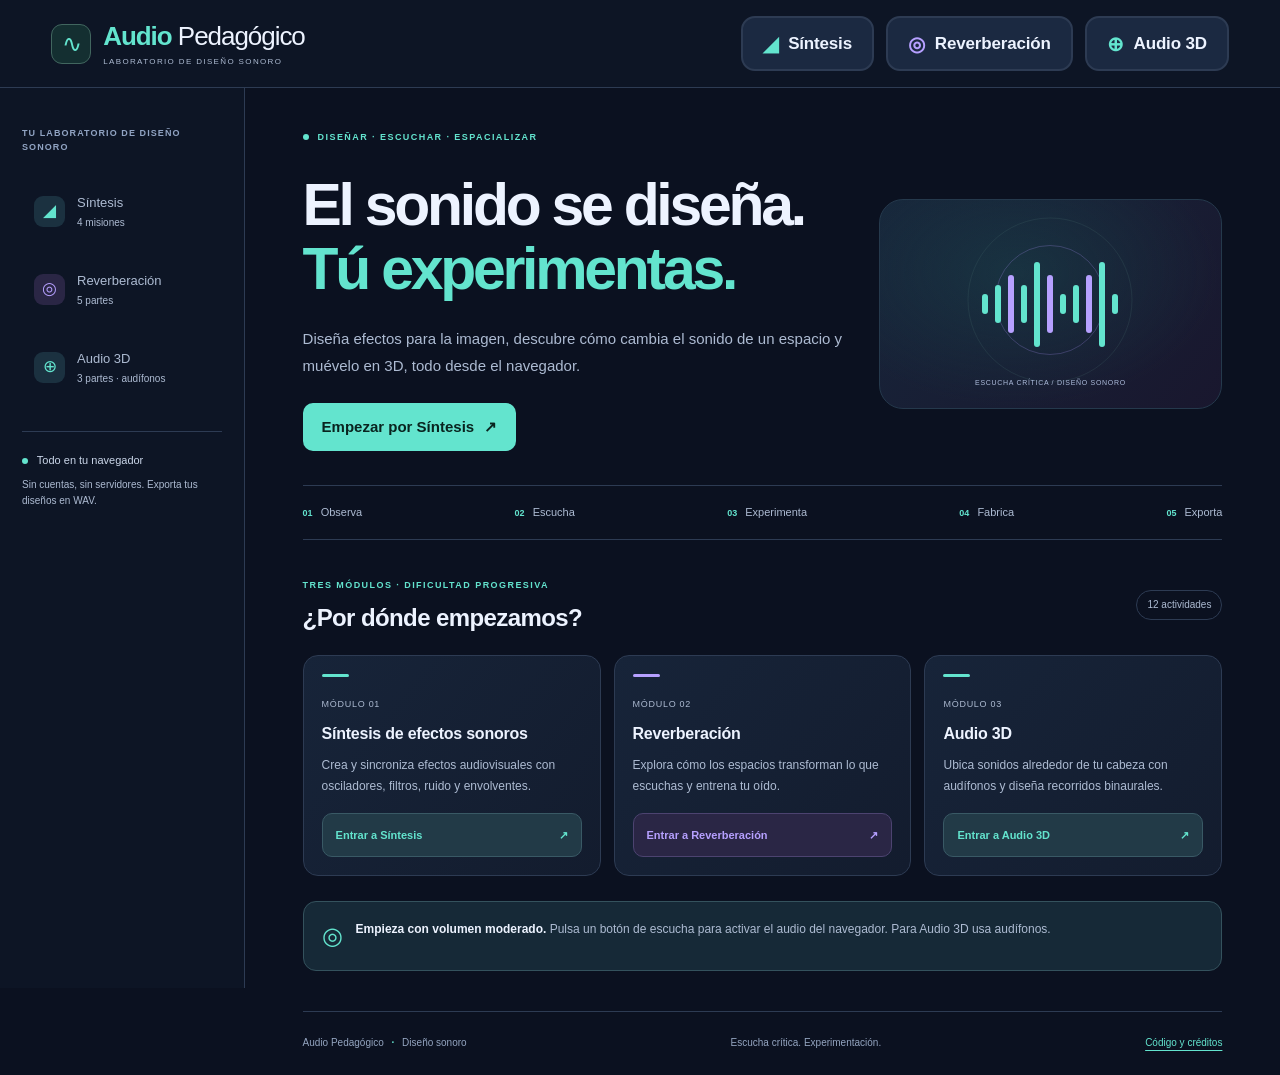
<file: index.html>
<!doctype html>
<html lang="es">
<head>
  <meta charset="utf-8">
  <meta name="viewport" content="width=device-width,initial-scale=1">
  <meta name="theme-color" content="#0b1120">
  <meta name="application-name" content="Audio Pedagógico">
  <meta name="description" content="Laboratorio interactivo de diseño sonoro con cuatro misiones de síntesis, un módulo de reverberación y un módulo de audio 3D.">
  <title>Audio Pedagógico · Laboratorio de diseño sonoro</title>
  <link rel="stylesheet" href="synthfx.css">
  <link rel="stylesheet" href="laboratorio.css?v=20261125b">
</head>
<body>
<a href="#contenido" class="skip">Saltar al contenido</a>
<header class="topbar"><a class="brand" href="index.html"><span class="brand-mark" aria-hidden="true">∿</span><span><b>Audio</b> Pedagógico<small>LABORATORIO DE DISEÑO SONORO</small></span></a><nav aria-label="Módulos"><a class="" href="sintesis.html"><span aria-hidden="true">◢</span>Síntesis</a><a class="alt" href="reverberacion.html"><span aria-hidden="true">◎</span>Reverberación</a><a class="" href="audio3d.html"><span aria-hidden="true">⊕</span>Audio 3D</a></nav></header>
<div class="layout"><aside class="sidebar"><div class="route-label">TU LABORATORIO DE DISEÑO SONORO</div><nav class="side-nav" aria-label="Módulos del laboratorio"><a class="block-link " href="sintesis.html"><span class="block-icon" aria-hidden="true">◢</span><span>Síntesis<small>4 misiones</small></span></a><a class="block-link alt" href="reverberacion.html"><span class="block-icon" aria-hidden="true">◎</span><span>Reverberación<small>5 partes</small></span></a><a class="block-link " href="audio3d.html"><span class="block-icon" aria-hidden="true">⊕</span><span>Audio 3D<small>3 partes · audífonos</small></span></a></nav><div class="local-notice"><span class="status-dot"></span> Todo en tu navegador<p>Sin cuentas, sin servidores. Exporta tus diseños en WAV.</p></div></aside>
<main id="contenido" tabindex="-1">
  <div class="eyebrow"><span class="status-dot"></span> DISEÑAR · ESCUCHAR · ESPACIALIZAR</div>
  <div class="hero"><div><h1>El sonido se diseña.<br><em>Tú experimentas.</em></h1><p class="lead">Diseña efectos para la imagen, descubre cómo cambia el sonido de un espacio y muévelo en 3D, todo desde el navegador.</p><a class="button" href="sintesis.html">Empezar por Síntesis <span aria-hidden="true">↗</span></a></div><div class="hero-art" aria-hidden="true"><div class="orbit orbit-a"></div><div class="orbit orbit-b"></div><div class="wave"><i></i><i></i><i></i><i></i><i></i><i></i><i></i><i></i><i></i><i></i><i></i></div><div class="art-label">ESCUCHA CRÍTICA / DISEÑO SONORO</div></div></div>
  <div class="journey" aria-label="Recorrido de trabajo"><span><b>01</b> Observa</span><span><b>02</b> Escucha</span><span><b>03</b> Experimenta</span><span><b>04</b> Fabrica</span><span><b>05</b> Exporta</span></div>
  <div class="section-head"><div><span class="eyebrow">TRES MÓDULOS · DIFICULTAD PROGRESIVA</span><h2>¿Por dónde empezamos?</h2></div><span class="pill">12 actividades</span></div>
  <div class="exercise-grid"><article class="exercise-card"><div class="card-meta"><span>MÓDULO 01</span></div><h3>Síntesis de efectos sonoros</h3><p>Crea y sincroniza efectos audiovisuales con osciladores, filtros, ruido y envolventes.</p><div class="card-actions"><a class="" href="sintesis.html">Entrar a Síntesis <span aria-hidden="true">↗</span></a></div></article><article class="exercise-card"><div class="card-meta"><span>MÓDULO 02</span></div><h3>Reverberación</h3><p>Explora cómo los espacios transforman lo que escuchas y entrena tu oído.</p><div class="card-actions"><a class="" href="reverberacion.html">Entrar a Reverberación <span aria-hidden="true">↗</span></a></div></article><article class="exercise-card"><div class="card-meta"><span>MÓDULO 03</span></div><h3>Audio 3D</h3><p>Ubica sonidos alrededor de tu cabeza con audífonos y diseña recorridos binaurales.</p><div class="card-actions"><a class="" href="audio3d.html">Entrar a Audio 3D <span aria-hidden="true">↗</span></a></div></article></div>
  <div class="notice"><span aria-hidden="true">◎</span><p><b>Empieza con volumen moderado.</b> Pulsa un botón de escucha para activar el audio del navegador. Para Audio 3D usa audífonos.</p></div>
  <footer><span>Audio Pedagógico <b>·</b> Diseño sonoro</span><span>Escucha crítica. Experimentación.</span><a href="https://github.com/manueljcamargop/synth-fx">Código y créditos</a></footer>
</main></div>
</body>
</html>
</file>
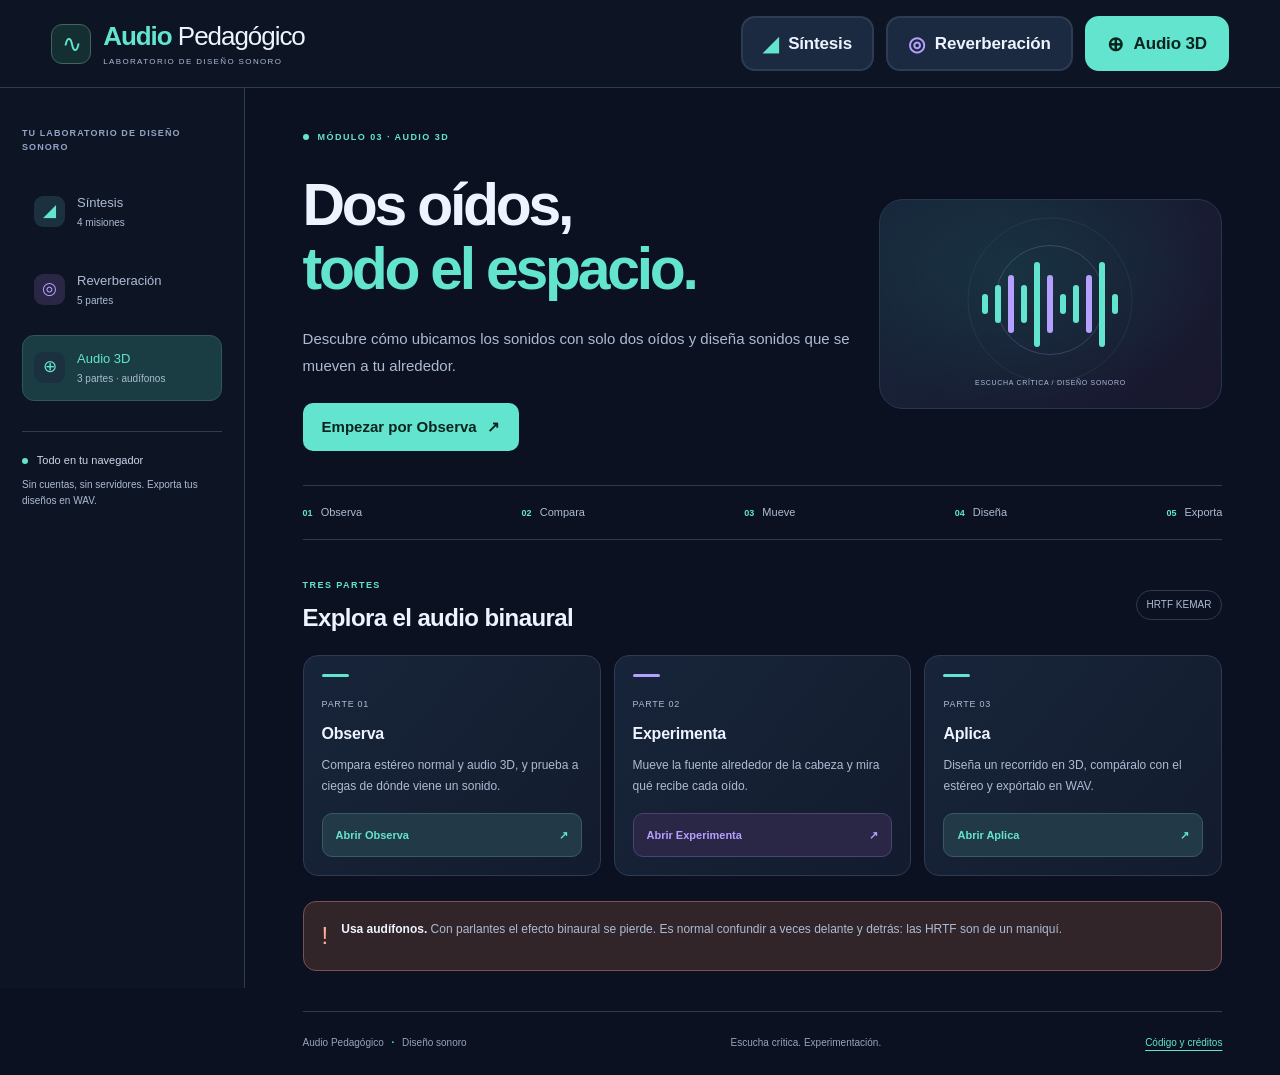
<file: audio3d.html>
<!doctype html>
<html lang="es">
<head>
  <meta charset="utf-8">
  <meta name="viewport" content="width=device-width,initial-scale=1">
  <meta name="theme-color" content="#0b1120">
  <meta name="application-name" content="Audio Pedagógico">
  <meta name="description" content="Módulo de audio 3D binaural: cómo ubicamos los sonidos con dos oídos.">
  <title>Audio 3D · Audio Pedagógico</title>
  <link rel="stylesheet" href="synthfx.css">
  <link rel="stylesheet" href="laboratorio.css?v=20261125b">
</head>
<body>
<a href="#contenido" class="skip">Saltar al contenido</a>
<header class="topbar"><a class="brand" href="index.html"><span class="brand-mark" aria-hidden="true">∿</span><span><b>Audio</b> Pedagógico<small>LABORATORIO DE DISEÑO SONORO</small></span></a><nav aria-label="Módulos"><a class="" href="sintesis.html"><span aria-hidden="true">◢</span>Síntesis</a><a class="alt" href="reverberacion.html"><span aria-hidden="true">◎</span>Reverberación</a><a class="" href="audio3d.html" aria-current=page><span aria-hidden="true">⊕</span>Audio 3D</a></nav></header>
<div class="layout"><aside class="sidebar"><div class="route-label">TU LABORATORIO DE DISEÑO SONORO</div><nav class="side-nav" aria-label="Módulos del laboratorio"><a class="block-link " href="sintesis.html"><span class="block-icon" aria-hidden="true">◢</span><span>Síntesis<small>4 misiones</small></span></a><a class="block-link alt" href="reverberacion.html"><span class="block-icon" aria-hidden="true">◎</span><span>Reverberación<small>5 partes</small></span></a><a class="block-link  active" href="audio3d.html" aria-current=page><span class="block-icon" aria-hidden="true">⊕</span><span>Audio 3D<small>3 partes · audífonos</small></span></a></nav><div class="local-notice"><span class="status-dot"></span> Todo en tu navegador<p>Sin cuentas, sin servidores. Exporta tus diseños en WAV.</p></div></aside>
<main id="contenido" tabindex="-1">
  <div class="eyebrow"><span class="status-dot"></span> MÓDULO 03 · AUDIO 3D</div>
  <div class="hero"><div><h1>Dos oídos,<br><em>todo el espacio.</em></h1><p class="lead">Descubre cómo ubicamos los sonidos con solo dos oídos y diseña sonidos que se mueven a tu alrededor.</p><a class="button" href="Audio3D_Interactivo_3_Paginas.html#observa">Empezar por Observa <span aria-hidden="true">↗</span></a></div><div class="hero-art" aria-hidden="true"><div class="orbit orbit-a"></div><div class="orbit orbit-b"></div><div class="wave"><i></i><i></i><i></i><i></i><i></i><i></i><i></i><i></i><i></i><i></i><i></i></div><div class="art-label">ESCUCHA CRÍTICA / DISEÑO SONORO</div></div></div>
  <div class="journey" aria-label="Recorrido de trabajo"><span><b>01</b> Observa</span><span><b>02</b> Compara</span><span><b>03</b> Mueve</span><span><b>04</b> Diseña</span><span><b>05</b> Exporta</span></div>
  <div class="section-head"><div><span class="eyebrow">TRES PARTES</span><h2>Explora el audio binaural</h2></div><span class="pill">HRTF KEMAR</span></div>
  <div class="exercise-grid"><article class="exercise-card"><div class="card-meta"><span>PARTE 01</span></div><h3>Observa</h3><p>Compara estéreo normal y audio 3D, y prueba a ciegas de dónde viene un sonido.</p><div class="card-actions"><a class="" href="Audio3D_Interactivo_3_Paginas.html#observa">Abrir Observa <span aria-hidden="true">↗</span></a></div></article><article class="exercise-card"><div class="card-meta"><span>PARTE 02</span></div><h3>Experimenta</h3><p>Mueve la fuente alrededor de la cabeza y mira qué recibe cada oído.</p><div class="card-actions"><a class="" href="Audio3D_Interactivo_3_Paginas.html#experimenta">Abrir Experimenta <span aria-hidden="true">↗</span></a></div></article><article class="exercise-card"><div class="card-meta"><span>PARTE 03</span></div><h3>Aplica</h3><p>Diseña un recorrido en 3D, compáralo con el estéreo y expórtalo en WAV.</p><div class="card-actions"><a class="" href="Audio3D_Interactivo_3_Paginas.html#aplica">Abrir Aplica <span aria-hidden="true">↗</span></a></div></article></div>
  <div class="notice coral"><span aria-hidden="true">!</span><p><b>Usa audífonos.</b> Con parlantes el efecto binaural se pierde. Es normal confundir a veces delante y detrás: las HRTF son de un maniquí.</p></div>
  <footer><span>Audio Pedagógico <b>·</b> Diseño sonoro</span><span>Escucha crítica. Experimentación.</span><a href="https://github.com/manueljcamargop/synth-fx">Código y créditos</a></footer>
</main></div>
</body>
</html>
</file>
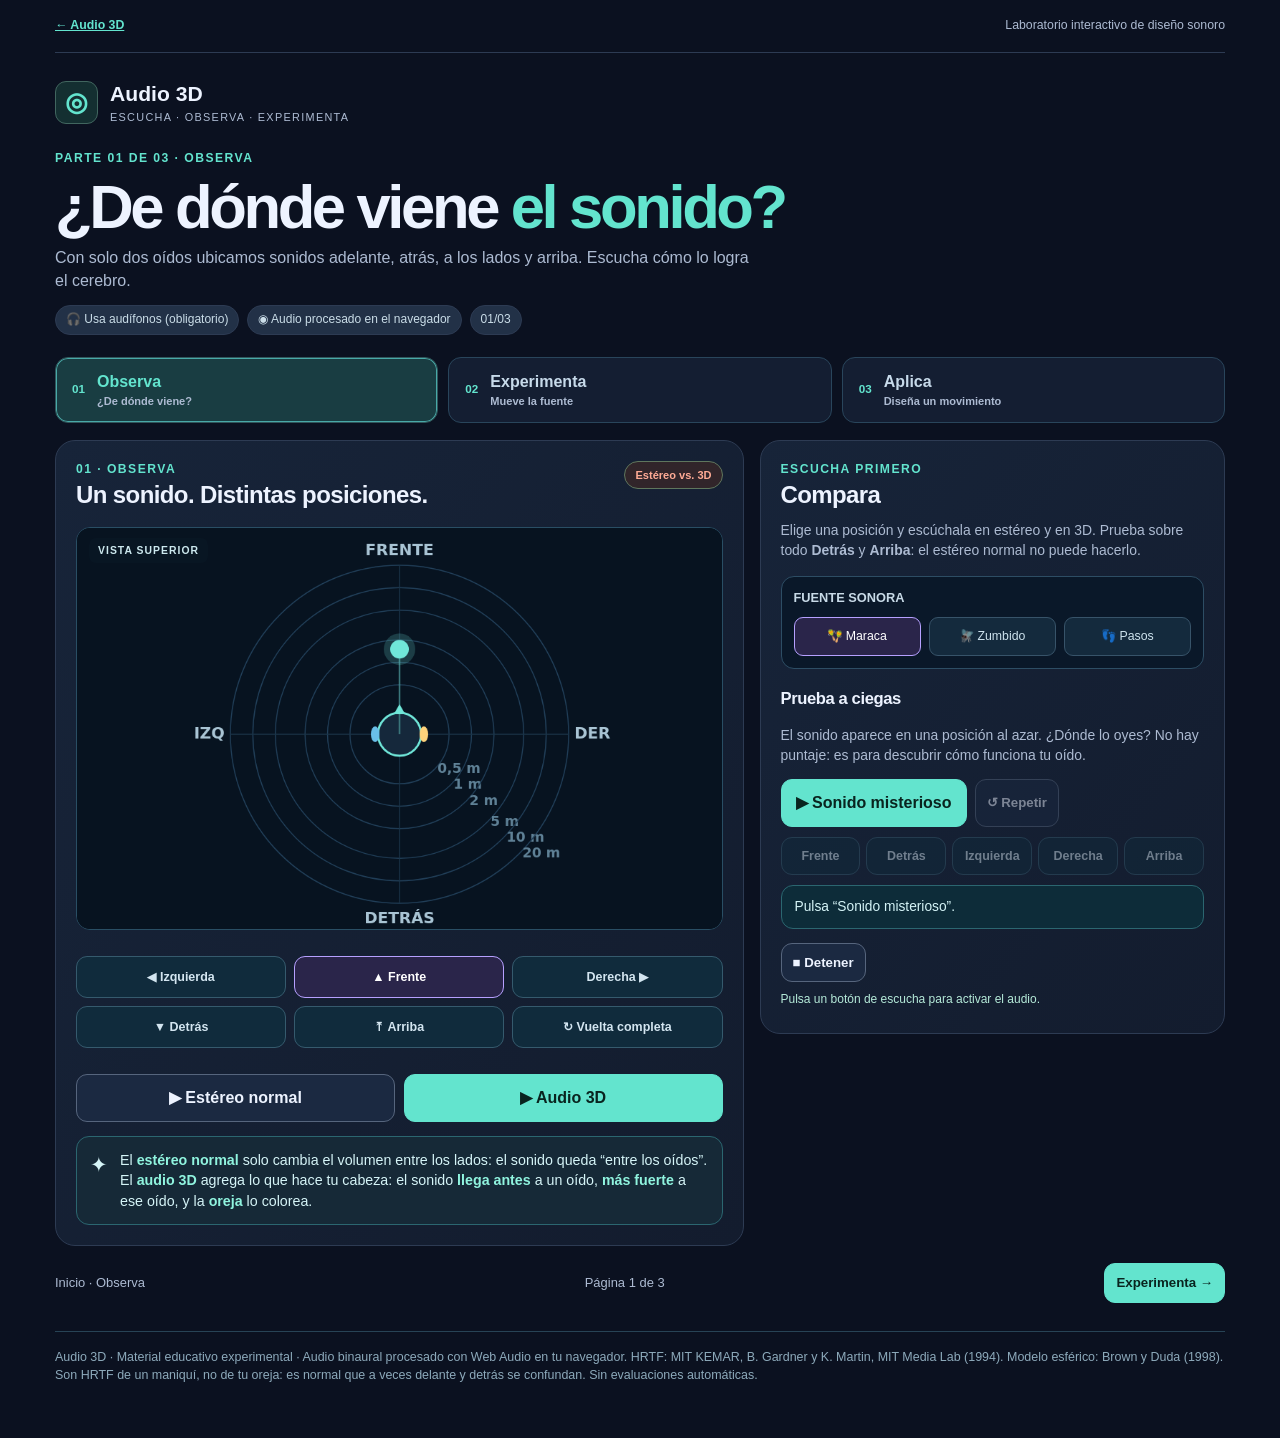
<file: Audio3D_Interactivo_3_Paginas.html>
<!doctype html><html lang="es"><head><meta charset="utf-8"><meta name="viewport" content="width=device-width,initial-scale=1,viewport-fit=cover"><meta name="theme-color" content="#081423"><meta name="application-name" content="Audio Pedagógico"><title>Audio Pedagógico · Audio 3D</title>
<style>:root{color-scheme:dark;--bg:#081423;--panel:#101d2f;--panel2:#15283b;--stroke:#294359;--text:#f0f8ff;--muted:#a6bbcc;--cyan:#70e7d9;--blue:#69bfe9;--amber:#ffd37b;--ok:#9befc4}
*{box-sizing:border-box}html{scroll-behavior:smooth}body{margin:0;background:radial-gradient(ellipse at 86% 0%,#16445377,transparent 46%),radial-gradient(ellipse at 5% 80%,#1c264477,transparent 52%),var(--bg);font:16px/1.45 system-ui,-apple-system,BlinkMacSystemFont,"Segoe UI",sans-serif;color:var(--text);min-height:100vh}a{color:var(--cyan)}button,input{font:inherit}button{cursor:pointer}button:disabled{opacity:.48;cursor:not-allowed}button:focus-visible,input:focus-visible,a:focus-visible{outline:3px solid var(--amber);outline-offset:3px}
.shell{width:min(1170px,calc(100% - 36px));margin:auto;padding-bottom:54px}.topline{display:flex;justify-content:space-between;gap:12px;flex-wrap:wrap;padding:14px 0;border-bottom:1px solid var(--stroke);font-size:.77rem;color:var(--muted)}.topline strong{color:var(--cyan)}.brand{display:flex;gap:12px;align-items:center;margin-top:26px}.mark{width:43px;height:43px;border-radius:13px;display:grid;place-items:center;background:linear-gradient(135deg,#9ef4df,#4db7e0);color:#0b2936;font-size:1.65rem;font-weight:900;box-shadow:0 8px 33px #4ecfda30}.brand-title{font-size:1.32rem;font-weight:850}.brand-sub{font-size:.68rem;letter-spacing:.12em;color:var(--muted)}.eyebrow{font-size:.76rem;letter-spacing:.12em;color:var(--cyan);font-weight:800;text-transform:uppercase}.hero{margin:25px 0 18px}.hero h1{font-size:clamp(2.3rem,5vw,3.85rem);letter-spacing:-.055em;line-height:1.07;margin:6px 0}.hero h1 em{font-style:normal;color:var(--cyan)}.hero p{max-width:710px;color:var(--muted);margin:0}.chips{display:flex;gap:8px;flex-wrap:wrap;margin-top:13px}.chip{border:1px solid var(--stroke);border-radius:40px;color:#cadde8;background:#132339;padding:5px 10px;font-size:.75rem}
.steps{display:grid;grid-template-columns:repeat(3,1fr);gap:10px;margin:22px 0 17px}.step{min-height:66px;text-decoration:none;display:flex;align-items:center;gap:12px;background:#102034;border:1px solid #29455b;border-radius:13px;padding:11px 16px;color:#c7daea;font-weight:770}.step .number{font-size:.73rem;color:var(--cyan);font-weight:850}.step small{display:block;font-size:.69rem;color:var(--muted);font-weight:550}.step[aria-current="page"]{background:#16414b;border-color:#59cfc8;color:white;box-shadow:inset 0 0 0 1px #48a9a8}
.layout{display:grid;grid-template-columns:minmax(0,1.42fr) minmax(318px,.96fr);gap:16px;align-items:start}.panel{border:1px solid var(--stroke);border-radius:20px;background:linear-gradient(150deg,#12243a,#101b2e);padding:20px;min-width:0}.visual-panel{display:flex;flex-direction:column;gap:14px}.panel h2,.panel h3{margin:0;letter-spacing:-.025em}.panel h2{font-size:1.5rem}.panel h3{font-size:1.04rem}.subtle{color:var(--muted);font-size:.87rem}.panel-heading{display:flex;justify-content:space-between;gap:12px;align-items:flex-start}.stage-tag{border:1px solid #5f765d;background:#273c32;color:#b6f7d4;padding:5px 10px;font-size:.69rem;border-radius:99px;white-space:nowrap;font-weight:760}.scene{background:#071320;border:1px solid #294e64;border-radius:14px;overflow:hidden;position:relative}.scene canvas{width:100%;height:auto;aspect-ratio:16/9;display:block}.scene .scene-tag{position:absolute;top:12px;left:12px;background:#091724ce;color:#cce8ee;padding:5px 9px;font-size:.65rem;letter-spacing:.10em;font-weight:800;border-radius:7px}.legend{display:flex;align-items:center;gap:15px;flex-wrap:wrap;color:#a9c4d4;font-size:.75rem}.key{width:10px;height:10px;display:inline-block;margin-right:5px;border-radius:50%}.key.direct{background:#ffd37b}.key.reflect{background:#70e7d9}
.insight{display:flex;gap:12px;align-items:flex-start;background:#0d2c39;border:1px solid #2b6670;border-radius:13px;padding:13px;color:#d5f4f7;font-size:.89rem}.insight b{color:#90f4df}.insight .bulb{font-size:1.3rem}.compare{display:grid;grid-template-columns:repeat(2,1fr);gap:9px}.btn{border:1px solid #3e6076;background:#19364b;color:#e8f7ff;padding:11px 14px;border-radius:11px;font-weight:770;min-height:44px;transition:background .15s;text-decoration:none;text-align:center;display:inline-flex;justify-content:center;align-items:center}.btn:hover{background:#23506a}.btn.primary{background:linear-gradient(130deg,#9aefdf,#58c9de);color:#0a2d37;border-color:#7eebdc}.btn.primary:hover{filter:brightness(1.05)}.btn:active{transform:translateY(1px)}.btn.small{font-size:.83rem;padding:9px 11px;min-height:39px}.btn.ghost{background:transparent}.hint{font-size:.76rem;color:#9eb5c4;margin:0}
.audio-bar{margin-top:16px;background:#0a1829;border:1px solid #2d4d64;border-radius:13px;padding:12px}.audio-bar label{display:block;color:#c8dae7;font-size:.8rem;font-weight:760;margin-bottom:9px}.sounds{display:grid;grid-template-columns:repeat(3,1fr);gap:8px}.sound{border-radius:9px;border:1px solid #375369;background:#142a3d;color:#cde2ed;padding:9px 7px;min-height:39px;font-size:.77rem}.sound[aria-pressed=true]{background:#155259;border-color:#66e7db;color:white}.upload{display:flex;align-items:center;gap:8px;flex-wrap:wrap;margin-top:9px}.upload label{border:1px dashed #4f7887;padding:8px 11px;border-radius:9px;color:#addbdc;cursor:pointer;font-size:.78rem;font-weight:650;margin:0}.upload input{position:absolute;width:1px;height:1px;opacity:0;overflow:hidden}.upload-name{color:#91aebf;font-size:.73rem;overflow-wrap:anywhere}
.console{display:flex;gap:8px;margin:14px 0 0;flex-wrap:wrap}.status{color:#b5ead9;font-size:.75rem;min-height:22px;margin-top:9px}.control{background:#0b1b2b;border:1px solid #29475d;border-radius:13px;padding:12px 14px;margin-top:10px}.control label{display:flex;justify-content:space-between;gap:10px;font-size:.83rem;font-weight:760}.control output{color:var(--cyan);font-variant-numeric:tabular-nums}.control input[type=range]{width:100%;accent-color:#67e4d8;margin:11px 0 0;cursor:pointer;touch-action:pan-y}.control .desc{color:#8eaabb;font-size:.73rem;margin-top:5px}.control-summary{color:var(--muted);font-size:.87rem;margin-top:7px}.moods,.cards{display:grid;grid-template-columns:repeat(3,1fr);gap:8px;margin:13px 0}.mood{background:#102b3c;border:1px solid #355a6d;border-radius:11px;padding:11px 5px;color:#d3e5f0;text-align:center;font-size:.78rem;font-weight:730}.mood[aria-pressed=true]{background:#15464a;border-color:#76e7d6;color:#fff}
.plot{border-radius:12px;border:1px solid #32536b;background:#071725;overflow:hidden}.plot canvas{display:block;width:100%;height:auto;aspect-ratio:2.8/1}.plot-caption{display:flex;justify-content:space-between;gap:10px;color:#94b3c5;font-size:.73rem;margin-top:6px}.scenario{border:1px solid #375870;background:#132b3e;border-radius:12px;padding:13px 9px;color:#d4ebf1;text-align:left;min-height:88px}.scenario strong{display:block;font-size:.84rem}.scenario span{display:block;color:#a5c5d2;font-size:.73rem;margin-top:4px}.scenario[aria-pressed=true]{border-color:#7aead9;background:#164550}.banner{background:linear-gradient(105deg,#123748,#17334a);border:1px solid #2f7180;padding:15px;border-radius:13px}.banner strong{color:#a3ffec}.banner p{color:#d2e8ec;font-size:.87rem;margin:5px 0 0}.footnote{border-top:1px solid #274355;padding-top:16px;margin-top:28px;color:#8daabb;font-size:.78rem}.pager{display:flex;justify-content:space-between;gap:12px;align-items:center;flex-wrap:wrap;margin-top:17px}.pager .subtle{font-size:.81rem}.mini-info{font-size:.82rem;color:#a9c6d6;margin-top:8px}.room-info{color:#abe6d8;font-size:.84rem;min-height:19px}details{background:#0b1c2d;border-radius:12px;border:1px solid #29485e;padding:10px 13px;margin-top:13px}summary{cursor:pointer;font-weight:730;font-size:.83rem;color:#b9e9e3}details p{color:#b2ccda;font-size:.8rem;margin-bottom:0}
@media(max-width:920px){.layout{grid-template-columns:1fr}.panel{padding:16px}}@media(max-width:620px){.shell{width:min(100% - 24px,1170px)}.steps{gap:5px}.step{padding:10px 8px;min-height:62px;gap:7px;font-size:.79rem}.step small{font-size:.63rem}.cards{grid-template-columns:1fr}.scenario{min-height:50px}.hero h1{font-size:2.3rem}.moods{gap:5px}.mood{padding:9px 2px;font-size:.72rem}.panel h2{font-size:1.33rem}}@media(prefers-reduced-motion:reduce){*,*::before,*::after{animation:none!important;scroll-behavior:auto!important;transition:none!important}}

.home-link{display:inline-flex;align-items:center;min-height:44px;font-weight:750}
.topline{align-items:center;padding:4px 0}
@media(max-width:380px){.step small{display:none}.panel-heading{flex-wrap:wrap}}

/* ---- Audio 3D ---- */
.page[hidden]{display:none}
.canvas-box{background:#071320;border:1px solid #294e64;border-radius:14px;overflow:hidden;position:relative}
.canvas-box canvas{display:block;width:100%;height:auto;touch-action:none}
.canvas-box .scene-tag{position:absolute;top:10px;left:12px;background:#091724ce;color:#cce8ee;padding:5px 9px;font-size:.65rem;letter-spacing:.10em;font-weight:800;border-radius:7px;pointer-events:none}
.drag{cursor:grab}.drag:active{cursor:grabbing}
.two{display:grid;grid-template-columns:1fr 1fr;gap:10px}
.positions{display:grid;grid-template-columns:repeat(3,1fr);gap:8px;margin:12px 0}
.readouts{display:grid;grid-template-columns:1fr 1fr;gap:8px;margin-top:12px}
.readout{background:#0b1b2b;border:1px solid #29475d;border-radius:12px;padding:10px 12px}
.readout small{display:block;color:#8eaabb;font-size:.7rem;font-weight:700;letter-spacing:.04em}
.readout b{display:block;font-size:1.25rem;font-variant-numeric:tabular-nums;margin:2px 0}
.readout span{font-size:.74rem;color:#b9d2df}
.ear-l{color:#69bfe9}.ear-r{color:#ffd37b}
.guess{display:grid;grid-template-columns:repeat(5,1fr);gap:6px;margin-top:10px}
.guess .mood{padding:9px 2px}
.feedback{margin-top:10px;background:#0d2c39;border:1px solid #2b6670;border-radius:12px;padding:11px 13px;color:#d5f4f7;font-size:.86rem;min-height:44px}
.feedback b{color:#90f4df}
.modes{display:grid;grid-template-columns:1fr 1fr;gap:8px;margin:12px 0}
.modes .mood{text-align:left;padding:10px 11px}
.modes .mood small{display:block;color:#9fc0cf;font-weight:550;font-size:.68rem;margin-top:2px}
@media(max-width:620px){.canvas-box .scene-tag{display:none}.two{grid-template-columns:1fr}.positions{grid-template-columns:repeat(3,1fr)}.guess{grid-template-columns:repeat(3,1fr)}}
</style><link rel="stylesheet" href="tema-tic.css?v=20261125">
</head><body>
<div class="shell">
<nav class="topline" aria-label="Navegación general"><a class="home-link" href="audio3d.html">← Audio 3D</a><span>Laboratorio interactivo de diseño sonoro</span></nav>
<header><div class="brand"><div class="mark" aria-hidden="true">◎</div><div><div class="brand-title">Audio 3D</div><div class="brand-sub">ESCUCHA · OBSERVA · EXPERIMENTA</div></div></div>
<div class="hero"><div class="eyebrow" id="heroEyebrow">Parte 01 de 03 · Observa</div><h1 tabindex="-1" id="heroTitle">¿De dónde viene <em>el sonido?</em></h1><p id="heroText">Con solo dos oídos ubicamos sonidos adelante, atrás, a los lados y arriba. Escucha cómo lo logra el cerebro.</p>
<div class="chips"><span class="chip">🎧 Usa audífonos (obligatorio)</span><span class="chip">◉ Audio procesado en el navegador</span><span class="chip" id="pageChip">01/03</span></div></div></header>
<nav class="steps" aria-label="Páginas de audio 3D"><a class="step" href="#observa"><span class="number">01</span><span>Observa<small>¿De dónde viene?</small></span></a><a class="step" href="#experimenta"><span class="number">02</span><span>Experimenta<small>Mueve la fuente</small></span></a><a class="step" href="#aplica"><span class="number">03</span><span>Aplica<small>Diseña un movimiento</small></span></a></nav>

<!-- =================================================== 01 · OBSERVA -->
<section class="page" data-page="observa" hidden>
<main class="layout">
<section class="panel visual-panel" aria-labelledby="h-obs"><div class="panel-heading"><div><div class="eyebrow">01 · Observa</div><h2 id="h-obs">Un sonido. Distintas posiciones.</h2></div><span class="stage-tag">Estéreo vs. 3D</span></div>
<div class="canvas-box"><canvas id="obsTop" width="900" height="560" role="img" aria-label="Vista superior de una cabeza y la posición de la fuente sonora"></canvas><span class="scene-tag">VISTA SUPERIOR</span></div>
<div class="positions" role="group" aria-label="Posición de la fuente">
<button class="mood" data-pos="left" aria-pressed="false">◀ Izquierda</button><button class="mood" data-pos="front" aria-pressed="true">▲ Frente</button><button class="mood" data-pos="right" aria-pressed="false">Derecha ▶</button>
<button class="mood" data-pos="back" aria-pressed="false">▼ Detrás</button><button class="mood" data-pos="up" aria-pressed="false">⤒ Arriba</button><button class="mood" data-pos="orbit" aria-pressed="false">↻ Vuelta completa</button></div>
<div class="compare"><button class="btn" id="obsPan">▶ Estéreo normal</button><button class="btn primary" id="obsHrtf">▶ Audio 3D</button></div>
<div class="insight"><span class="bulb">✦</span><span id="obsInsight">El <b>estéreo normal</b> solo cambia el volumen entre los lados: el sonido queda “entre los oídos”. El <b>audio 3D</b> agrega lo que hace tu cabeza: el sonido <b>llega antes</b> a un oído, <b>más fuerte</b> a ese oído, y la <b>oreja</b> lo colorea.</span></div>
</section>
<aside class="panel" aria-label="Escucha y prueba"><div class="eyebrow">Escucha primero</div><h2>Compara</h2><p class="control-summary">Elige una posición y escúchala en estéreo y en 3D. Prueba sobre todo <b>Detrás</b> y <b>Arriba</b>: el estéreo normal no puede hacerlo.</p>
<div class="audio-bar"><label>FUENTE SONORA</label><div class="sounds"><button class="sound" data-sound="maraca" aria-pressed="true">🪇 Maraca</button><button class="sound" data-sound="zumbido" aria-pressed="false">🪰 Zumbido</button><button class="sound" data-sound="pasos" aria-pressed="false">👣 Pasos</button></div></div>
<h3 style="margin-top:18px">Prueba a ciegas</h3><p class="subtle">El sonido aparece en una posición al azar. ¿Dónde lo oyes? No hay puntaje: es para descubrir cómo funciona tu oído.</p>
<div class="console"><button class="btn primary" id="blindPlay">▶ Sonido misterioso</button><button class="btn small ghost" id="blindRepeat" disabled>↺ Repetir</button></div>
<div class="guess" role="group" aria-label="¿De dónde viene?"><button class="mood" data-guess="front" disabled>Frente</button><button class="mood" data-guess="back" disabled>Detrás</button><button class="mood" data-guess="left" disabled>Izquierda</button><button class="mood" data-guess="right" disabled>Derecha</button><button class="mood" data-guess="up" disabled>Arriba</button></div>
<div class="feedback" id="blindFeedback" aria-live="polite">Pulsa “Sonido misterioso”.</div>
<div class="console"><button class="btn small ghost" data-stop>■ Detener</button></div>
<div class="status" data-status role="status" aria-live="polite">Pulsa un botón de escucha para activar el audio.</div>
</aside></main>
<nav class="pager" aria-label="Continuar"><span class="subtle">Inicio · Observa</span><span class="subtle">Página 1 de 3</span><a class="btn small primary" href="#experimenta">Experimenta →</a></nav>
</section>

<!-- =================================================== 02 · EXPERIMENTA -->
<section class="page" data-page="experimenta" hidden>
<main class="layout">
<section class="panel visual-panel" aria-labelledby="h-exp"><div class="panel-heading"><div><div class="eyebrow">02 · Experimenta</div><h2 id="h-exp">Mueve la fuente. Mira cada oído.</h2></div><span class="stage-tag">Tiempo · nivel · oreja</span></div>
<div class="canvas-box"><canvas id="expTop" class="drag" width="900" height="620" role="img" aria-label="Vista superior interactiva: arrastra la fuente para cambiar dirección y distancia"></canvas><span class="scene-tag">MAPA · ARRASTRA LA FUENTE</span></div>
<div class="two">
<div class="canvas-box"><canvas id="expSide" class="drag" width="600" height="380" role="img" aria-label="Altura de la fuente: arrastra hacia arriba o hacia abajo"></canvas><span class="scene-tag">ALTURA · ARRASTRA ▲▼</span></div>
<div class="canvas-box"><canvas id="expResp" width="600" height="380" role="img" aria-label="Respuesta en frecuencia de cada oído"></canvas><span class="scene-tag">LO QUE OYE CADA OÍDO</span></div>
</div>
<p class="hint">El <b>mapa</b> de arriba decide hacia dónde está el sonido y a qué distancia; la barra de <b>altura</b>, qué tan arriba o abajo.</p>
<div class="legend"><span><i class="key" style="background:#69bfe9"></i> Oído izquierdo</span><span><i class="key" style="background:#ffd37b"></i> Oído derecho</span><span>Zona sombreada: 5–13 kHz, donde actúa la oreja</span></div>
<div class="insight"><span class="bulb">✦</span><span id="expInsight"></span></div>
</section>
<aside class="panel" aria-label="Controles de audio 3D"><div class="eyebrow">Laboratorio</div><h2>Mueve y escucha</h2><p class="control-summary">Pulsa reproducir y arrastra la fuente: el sonido cambia en vivo.</p>
<div class="console"><button class="btn primary" id="expPlay">▶ Reproducir en bucle</button><button class="btn small ghost" data-stop>■ Detener</button></div>
<h3 style="margin-top:16px">Método</h3>
<div class="modes" role="group" aria-label="Método de espacialización">
<button class="mood" data-mode="0" aria-pressed="true">HRTF medida<small>Tiempo + nivel + oreja</small></button>
<button class="mood" data-mode="1" aria-pressed="false">Cabeza esférica<small>Sin orejas</small></button>
<button class="mood" data-mode="2" aria-pressed="false">Estéreo normal<small>Solo volumen</small></button>
<button class="mood" data-mode="3" aria-pressed="false">Original<small>Sin procesar</small></button></div>
<div class="readouts">
<div class="readout"><small>ITD · DIFERENCIA DE TIEMPO</small><b id="roItd">0 µs</b><span id="roItdTxt">igual en ambos oídos</span></div>
<div class="readout"><small>ILD · DIFERENCIA DE NIVEL</small><b id="roIld">0 dB</b><span id="roIldTxt">igual en ambos oídos</span></div></div>
<div class="control"><label for="az">Dirección (azimut) <output id="azOut">30°</output></label><input type="range" id="az" min="-180" max="180" step="1" value="30"><div class="desc">0° frente · +90° derecha · −90° izquierda · 180° detrás</div></div>
<div class="control"><label for="el">Elevación <output id="elOut">0°</output></label><input type="range" id="el" min="-40" max="90" step="1" value="0"><div class="desc">De −40° (abajo) a 90° (encima de la cabeza)</div></div>
<div class="control"><label for="dist">Distancia <output id="distOut">1,5 m</output></label><input type="range" id="dist" min="0" max="1000" step="1" value="0"><div class="desc">Más lejos: menos volumen, menos agudos y más sala.</div></div>
<div class="control"><label for="room">Sala <output id="roomOut">25 %</output></label><input type="range" id="room" min="0" max="100" step="1" value="25"><div class="desc">Un poco de sala ayuda a sacar el sonido de la cabeza.</div></div>
<details><summary>Opcional · Órbita automática</summary><div class="control"><label for="orbit">Velocidad de giro <output id="orbitOut">0 °/s</output></label><input type="range" id="orbit" min="-120" max="120" step="5" value="0"><div class="desc">La fuente gira sola alrededor de tu cabeza.</div></div></details>
<div class="audio-bar"><label>FUENTE SONORA</label><div class="sounds"><button class="sound" data-sound="maraca" aria-pressed="true">🪇 Maraca</button><button class="sound" data-sound="zumbido" aria-pressed="false">🪰 Zumbido</button><button class="sound" data-sound="pasos" aria-pressed="false">👣 Pasos</button></div>
<div class="upload"><label>↑ Importar audio <input accept="audio/*" type="file" data-upload></label><span class="upload-name" data-filename>WAV, MP3…</span></div></div>
<div class="status" data-status role="status" aria-live="polite">Pulsa reproducir para comenzar.</div>
</aside></main>
<nav class="pager" aria-label="Continuar"><a class="btn small ghost" href="#observa">← Observa</a><span class="subtle">Página 2 de 3</span><a class="btn small primary" href="#aplica">Aplica →</a></nav>
</section>

<!-- =================================================== 03 · APLICA -->
<section class="page" data-page="aplica" hidden>
<main class="layout">
<section class="panel visual-panel" aria-labelledby="h-apl"><div><div class="eyebrow">03 · Aplica</div><h2 id="h-apl">Diseña un movimiento</h2><p class="subtle">Elige una situación, coloca el inicio <b>A</b> y el final <b>B</b>, y escucha el recorrido. No hay un recorrido perfecto: busca que se entienda la escena.</p></div>
<div class="cards"><button class="scenario" data-scene="nave" aria-pressed="true"><strong>🛸 Nave que pasa</strong><span>De un lado a otro, por encima</span></button><button class="scenario" data-scene="mosca" aria-pressed="false"><strong>🪰 Mosca molesta</strong><span>Gira cerca de tu cabeza</span></button><button class="scenario" data-scene="pasos" aria-pressed="false"><strong>👣 Alguien se acerca</strong><span>Desde atrás, hasta tu hombro</span></button></div>
<div class="banner"><strong id="goalTitle"></strong><p id="goalText"></p></div>
<div class="canvas-box"><canvas id="aplTop" class="drag" width="900" height="620" role="img" aria-label="Vista superior: arrastra los puntos A y B para definir el recorrido"></canvas><span class="scene-tag">ARRASTRA A Y B</span></div>
<div class="compare"><button class="btn primary" id="aplPlay">▶ Escuchar en 3D</button><button class="btn" id="aplPlayPan">▶ Mismo recorrido en estéreo</button></div>
<div class="compare"><button class="btn" id="aplExport">↓ Exportar WAV 3D</button><button class="btn small ghost" data-stop>■ Detener</button></div>
<p class="hint">El WAV es binaural: escúchalo con audífonos o impórtalo en REAPER, MorningDAW u otro DAW.</p>
</section>
<aside class="panel" aria-label="Ajustes del recorrido"><div class="eyebrow">Tu escena</div><h2>Ajusta el recorrido</h2><p class="control-summary">Arrastra A y B en la vista superior. Aquí ajustas la altura, la duración y la forma del recorrido.</p>
<h3 style="margin-top:14px">Recorrido</h3>
<div class="moods" role="group" aria-label="Tipo de recorrido"><button class="mood" data-path="line" aria-pressed="true">Recta A → B</button><button class="mood" data-path="orbit" aria-pressed="false">Girar alrededor</button><button class="mood" data-path="still" aria-pressed="false">Quieto en A</button></div>
<div class="control"><label for="elA">Altura en A <output id="elAOut">0°</output></label><input type="range" id="elA" min="-40" max="90" step="1" value="0"></div>
<div class="control"><label for="elB">Altura en B <output id="elBOut">0°</output></label><input type="range" id="elB" min="-40" max="90" step="1" value="0"></div>
<div class="control"><label for="dur">Duración <output id="durOut">5 s</output></label><input type="range" id="dur" min="1" max="12" step="0.5" value="5"></div>
<div class="control" id="turnsBox"><label for="turns">Vueltas (girar alrededor) <output id="turnsOut">2</output></label><input type="range" id="turns" min="0.5" max="5" step="0.5" value="2"><div class="desc">Radio y altura inicial: los de A.</div></div>
<div class="control"><label for="aroom">Sala <output id="aroomOut">25 %</output></label><input type="range" id="aroom" min="0" max="100" step="1" value="25"></div>
<div class="audio-bar"><label>FUENTE SONORA</label><div class="sounds"><button class="sound" data-sound="nave" aria-pressed="true">🛸 Nave</button><button class="sound" data-sound="zumbido" aria-pressed="false">🪰 Zumbido</button><button class="sound" data-sound="pasos" aria-pressed="false">👣 Pasos</button></div>
<div class="upload"><label>↑ Importar audio <input accept="audio/*" type="file" data-upload></label><span class="upload-name" data-filename>WAV, MP3…</span></div></div>
<div class="status" data-status role="status" aria-live="polite">Elige una escena y diseña el recorrido.</div>
<p class="hint">Las escenas solo proponen un objetivo; tú decides el recorrido.</p>
</aside></main>
<nav class="pager" aria-label="Continuar"><a class="btn small ghost" href="#experimenta">← Experimenta</a><span class="subtle">Página 3 de 3</span><span class="subtle">Fin del módulo</span></nav>
</section>

<footer class="footnote">Audio 3D · Material educativo experimental · Audio binaural procesado con Web Audio en tu navegador. HRTF: MIT KEMAR, B. Gardner y K. Martin, MIT Media Lab (1994). Modelo esférico: Brown y Duda (1998). Son HRTF de un maniquí, no de tu oreja: es normal que a veces delante y detrás se confundan. Sin evaluaciones automáticas.</footer>
</div>
<script src="audio3d-motor.js"></script>
<script>
(function () {
'use strict';
const $ = id => document.getElementById(id);
const M = motorAudio3D();
const H44 = new M.HrtfSet(44100);           // copia para las gráficas
const PAGES = ['observa', 'experimenta', 'aplica'];
const HERO = {
  observa: ['Parte 01 de 03 · Observa', '¿De dónde viene <em>el sonido?</em>', 'Con solo dos oídos ubicamos sonidos adelante, atrás, a los lados y arriba. Escucha cómo lo logra el cerebro.'],
  experimenta: ['Parte 02 de 03 · Experimenta', 'Mueve el sonido <em>a tu alrededor.</em>', 'Arrastra la fuente y observa qué cambia en cada oído: tiempo, nivel y color.'],
  aplica: ['Parte 03 de 03 · Aplica', 'Diseña un sonido <em>que se mueve.</em>', 'Crea un recorrido en 3D, compáralo con el estéreo normal y llévalo a tu DAW.']
};
const POS = { front: { az: 0, el: 0, name: 'Frente' }, back: { az: 180, el: 0, name: 'Detrás' }, left: { az: -90, el: 0, name: 'Izquierda' },
              right: { az: 90, el: 0, name: 'Derecha' }, up: { az: 0, el: 70, name: 'Arriba' } };
const SCENES = {
  nave:  { title: 'Objetivo: una nave pasa por encima', text: 'Que se oiga llegar desde un lado, pasar sobre ti y alejarse al otro. Pista: A y B lejos y a lados opuestos, con algo de altura.', sound: 'nave' },
  mosca: { title: 'Objetivo: una mosca molesta', text: 'Que zumbe muy cerca de tu cabeza, dando vueltas. Pista: usa “Girar alrededor” con A a menos de 1 m.', sound: 'zumbido' },
  pasos: { title: 'Objetivo: alguien se acerca por detrás', text: 'Que los pasos empiecen lejos, detrás de ti, y terminen junto a tu hombro. Pista: A lejos atrás, B cerca y un poco al lado.', sound: 'pasos' }
};
const MIN_D = 0.3, MAX_D = 20;
const clamp = (v, a, b) => Math.max(a, Math.min(b, v));
const fmt = (n, d = 1) => Number(n).toLocaleString('es-CO', { maximumFractionDigits: d });
const deg = r => r * 180 / Math.PI, rad = d => d * Math.PI / 180;

const S = {
  page: 'observa',
  sound: { observa: 'maraca', experimenta: 'maraca', aplica: 'nave' },
  uploaded: { experimenta: null, aplica: null },
  obsPos: 'front', mode: 0, az: 30, el: 0, dist: 1.5, room: 25, orbit: 0,
  scene: 'nave', path: 'line', A: { x: -7, y: 3 }, B: { x: 7, y: 3 }, elA: 25, elB: 25, dur: 6, turns: 2, aroom: 25,
  show: null,          // posición que se dibuja en Observa
  blind: null, blindRevealed: true,
  marker: null         // punto que se mueve en Aplica durante la reproducción
};

// ------------------------------------------------------------------ audio
const A = { ctx: null, node: null, kind: '', master: null, src: null, buf: null, timer: 0, anim: 0, params: { mode: 0, azimuth: 0, elevation: 0, distance: 1.5, room: 0.25 }, hrtfAtRate: null, sounds: {} };

function status(msg) { const el = document.querySelector(`.page[data-page="${S.page}"] [data-status]`); if (el) el.textContent = msg; }

async function ensureAudio() {
  if (A.ctx) { if (A.ctx.state !== 'running') await A.ctx.resume(); return A.ctx; }
  const AC = window.AudioContext || window.webkitAudioContext;
  if (!AC) { status('Este navegador no admite Web Audio.'); throw new Error('sin Web Audio'); }
  const ctx = A.ctx = new AC();
  A.master = ctx.createGain(); A.master.gain.value = 0.9; A.master.connect(ctx.destination);
  try {
    if (!ctx.audioWorklet || typeof AudioWorkletNode !== 'function') throw new Error('sin AudioWorklet');
    const code = `${motorAudio3D.toString()}\n(${registrarProcesadorAudio3D.toString()})();`;
    const url = URL.createObjectURL(new Blob([code], { type: 'application/javascript' }));
    await ctx.audioWorklet.addModule(url);
    A.node = new AudioWorkletNode(ctx, 'audio3d', { numberOfInputs: 1, numberOfOutputs: 1, outputChannelCount: [2] });
    A.kind = 'worklet';
    A.node.port.postMessage(A.params);
  } catch (err) {
    // Respaldo para navegadores sin AudioWorklet (o abiertos desde archivo con restricciones)
    const eng = new M.BinauralEngine(ctx.sampleRate);
    const sp = ctx.createScriptProcessor(2048, 2, 2);
    let mono = new Float32Array(2048);
    sp.onaudioprocess = ev => {
      const ib = ev.inputBuffer, ob = ev.outputBuffer, n = ob.length;
      if (mono.length < n) mono = new Float32Array(n);
      const a = ib.getChannelData(0), b = ib.numberOfChannels > 1 ? ib.getChannelData(1) : a;
      for (let i = 0; i < n; i++) mono[i] = 0.5 * (a[i] + b[i]);
      eng.process(mono, ob.getChannelData(0), ob.getChannelData(1), n, A.params);
    };
    A.node = sp; A.kind = 'script';
  }
  A.node.connect(A.master);
  await ctx.resume();
  return ctx;
}

function setParams(p) {
  Object.assign(A.params, p);
  if (A.kind === 'worklet') A.node.port.postMessage(p);
}

function stopAll(msg) {
  clearTimeout(A.timer); cancelAnimationFrame(A.anim); A.anim = 0;
  if (A.src) { try { A.src.onended = null; A.src.stop(); } catch (_) {} try { A.src.disconnect(); } catch (_) {} A.src = null; }
  S.marker = null;
  setPlayLabel(false);
  if (msg) status(msg);
  drawAll();
}

// ------------------------------------------------------------------ sonidos de ejemplo
function loopBuffer(ctx, seconds, gen) {
  const sr = ctx.sampleRate, n = Math.round(seconds * sr), F = Math.round(0.03 * sr);
  const tmp = new Float32Array(n + F);
  gen(tmp, sr);
  // bucle sin clic: el final se funde con el principio
  for (let i = 0; i < F; i++) { const w = i / F; tmp[i] = tmp[i] * w + tmp[n + i] * (1 - w); }
  const b = ctx.createBuffer(1, n, sr); b.getChannelData(0).set(tmp.subarray(0, n));
  return b;
}
function makeSound(type, ctx) {
  const key = type + '@' + ctx.sampleRate;
  if (A.sounds[key]) return A.sounds[key];
  let b;
  if (type === 'maraca') b = loopBuffer(ctx, 4, (d, sr) => {
    let lp = 0;
    for (let i = 0; i < d.length; i++) {
      const t = i / sr, k = Math.floor(t / 0.25), ph = t - k * 0.25, r = Math.random() * 2 - 1;
      lp = 0.7 * lp + 0.3 * r;
      d[i] = 0.55 * (r - lp) * Math.exp(-ph * 38) * (k % 2 ? 0.6 : 1) * (ph < 0.004 ? ph / 0.004 : 1);
    }
  });
  else if (type === 'zumbido') b = loopBuffer(ctx, 4, (d, sr) => {
    let ph = 0, ph2 = 0, hp = 0, prev = 0;
    for (let i = 0; i < d.length; i++) {
      const t = i / sr, f = 210 + 14 * Math.sin(2 * Math.PI * 5.5 * t) + 25 * Math.sin(2 * Math.PI * 0.75 * t);
      ph = (ph + f / sr) % 1; ph2 = (ph2 + f * 1.007 / sr) % 1;
      const saw = (2 * ph - 1) * 0.6 + (2 * ph2 - 1) * 0.4;
      hp = 0.97 * (hp + saw - prev); prev = saw;
      d[i] = 0.32 * hp * (0.75 + 0.25 * Math.sin(2 * Math.PI * 3 * t));
    }
  });
  else if (type === 'pasos') b = loopBuffer(ctx, 4.4, (d, sr) => {
    let lp = 0;
    for (let i = 0; i < d.length; i++) {
      const t = i / sr, k = Math.floor(t / 0.55), ph = t - k * 0.55, r = Math.random() * 2 - 1;
      lp = 0.82 * lp + 0.18 * r;
      const thump = Math.sin(2 * Math.PI * 75 * ph) * Math.exp(-ph * 32);
      const scuff = lp * Math.exp(-ph * 55) + 0.35 * r * Math.exp(-ph * 120);
      d[i] = (k % 2 ? 0.8 : 1) * 0.6 * (0.7 * thump + 0.8 * scuff) * (ph < 0.003 ? ph / 0.003 : 1);
    }
  });
  else if (type === 'nave') b = loopBuffer(ctx, 4, (d, sr) => {
    let p1 = 0, p2 = 0, lp = 0, lp2 = 0;
    for (let i = 0; i < d.length; i++) {
      const t = i / sr, r = Math.random() * 2 - 1;
      p1 = (p1 + 55 / sr) % 1; p2 = (p2 + 82.6 / sr) % 1;
      lp = 0.985 * lp + 0.015 * r; lp2 = 0.7 * lp2 + 0.3 * r;
      const whine = Math.sin(2 * Math.PI * (1180 + 30 * Math.sin(2 * Math.PI * 0.5 * t)) * t);
      d[i] = 0.18 * ((2 * p1 - 1) + 0.7 * (2 * p2 - 1)) + 2.2 * lp + 0.12 * lp2 * (0.6 + 0.4 * Math.sin(2 * Math.PI * 1.25 * t)) + 0.05 * whine;
    }
  });
  A.sounds[key] = b;
  return b;
}
function currentSound(ctx, page) {
  const s = S.sound[page];
  if (s === 'uploaded' && S.uploaded[page]) return S.uploaded[page];
  return makeSound(s === 'uploaded' ? 'maraca' : s, ctx);
}

// ------------------------------------------------------------------ reproducción en vivo
async function playLive(buf, loop, seconds) {
  const ctx = await ensureAudio();
  stopAll();
  const s = ctx.createBufferSource(); s.buffer = buf; s.loop = loop; s.connect(A.node); s.start();
  A.src = s;
  if (seconds) A.timer = setTimeout(() => stopAll(), seconds * 1000);
  s.onended = () => { if (A.src === s) { A.src = null; setPlayLabel(false); } };
  return ctx;
}
function setPlayLabel(on) { const b = $('expPlay'); if (b) b.textContent = on ? '■ Detener bucle' : '▶ Reproducir en bucle'; }

// ------------------------------------------------------------------ dibujo
const COL = { bg: '#071320', ring: '#22405a', text: '#a9c4d4', head: '#15283b', headStroke: '#70e7d9', src: '#70e7d9', left: '#69bfe9', right: '#ffd37b', a: '#ffd37b', b: '#70e7d9' };
function geom(cv) {
  const w = cv.width, h = cv.height, cx = w / 2, cy = h / 2 + 8, maxR = Math.min(w, h) / 2 - 44, headR = 46;
  const rFor = d => headR + (maxR - headR) * Math.log(clamp(d, MIN_D, MAX_D) / MIN_D) / Math.log(MAX_D / MIN_D);
  const dFor = r => MIN_D * Math.pow(MAX_D / MIN_D, clamp((r - headR) / (maxR - headR), 0, 1));
  const toXY = (az, d) => { const r = rFor(d), a = rad(az); return [cx + r * Math.sin(a), cy - r * Math.cos(a)]; };
  return { w, h, cx, cy, maxR, headR, rFor, dFor, toXY };
}
function drawHeadTop(c, g) {
  const { cx, cy } = g, hr = 30;
  c.fillStyle = COL.head; c.strokeStyle = COL.headStroke; c.lineWidth = 3;
  c.beginPath(); c.arc(cx, cy, hr, 0, 2 * Math.PI); c.fill(); c.stroke();
  c.fillStyle = COL.headStroke; c.beginPath(); c.moveTo(cx - 8, cy - hr + 2); c.lineTo(cx + 8, cy - hr + 2); c.lineTo(cx, cy - hr - 12); c.closePath(); c.fill();
  c.fillStyle = COL.left; c.beginPath(); c.ellipse(cx - hr - 4, cy, 6, 11, 0, 0, 2 * Math.PI); c.fill();
  c.fillStyle = COL.right; c.beginPath(); c.ellipse(cx + hr + 4, cy, 6, 11, 0, 0, 2 * Math.PI); c.fill();
}
function drawTopBase(cv) {
  const c = cv.getContext('2d'), g = geom(cv);
  c.fillStyle = COL.bg; c.fillRect(0, 0, g.w, g.h);
  c.font = '600 19px system-ui,sans-serif'; c.textBaseline = 'middle';
  for (const d of [0.5, 1, 2, 5, 10, 20]) {
    const r = g.rFor(d);
    c.strokeStyle = COL.ring; c.lineWidth = 1.5; c.beginPath(); c.arc(g.cx, g.cy, r, 0, 2 * Math.PI); c.stroke();
    c.fillStyle = '#5f8196'; c.textAlign = 'left'; c.fillText(`${fmt(d)} m`, g.cx + r * 0.71 + 4, g.cy + r * 0.71);
  }
  c.strokeStyle = '#1b3448'; c.beginPath(); c.moveTo(g.cx - g.maxR, g.cy); c.lineTo(g.cx + g.maxR, g.cy); c.moveTo(g.cx, g.cy - g.maxR); c.lineTo(g.cx, g.cy + g.maxR); c.stroke();
  c.fillStyle = COL.text; c.font = '700 22px system-ui,sans-serif'; c.textAlign = 'center';
  c.fillText('FRENTE', g.cx, g.cy - g.maxR - 20); c.fillText('DETRÁS', g.cx, g.cy + g.maxR + 22);
  c.textAlign = 'right'; c.fillText('IZQ', g.cx - g.maxR - 8, g.cy); c.textAlign = 'left'; c.fillText('DER', g.cx + g.maxR + 8, g.cy);
  drawHeadTop(c, g);
  return { c, g };
}
function drawSource(c, g, az, d, el, label, color) {
  const [x, y] = g.toXY(az, d);
  c.strokeStyle = (color || COL.src) + '66'; c.lineWidth = 2.5; c.beginPath(); c.moveTo(g.cx, g.cy); c.lineTo(x, y); c.stroke();
  const halo = 22 + clamp(el / 6, -6, 15);
  c.fillStyle = (color || COL.src) + '33'; c.beginPath(); c.arc(x, y, halo, 0, 2 * Math.PI); c.fill();
  c.fillStyle = color || COL.src; c.beginPath(); c.arc(x, y, 13, 0, 2 * Math.PI); c.fill();
  c.fillStyle = '#071320'; c.font = '800 15px system-ui,sans-serif'; c.textAlign = 'center'; c.textBaseline = 'middle';
  c.fillText(label || '', x, y + 1);
}

function drawObserva() {
  const cv = $('obsTop'); if (!cv || S.page !== 'observa') return;
  const { c, g } = drawTopBase(cv);
  if (S.blind && !S.blindRevealed) {
    c.fillStyle = '#ffd37b'; c.font = '800 46px system-ui,sans-serif'; c.textAlign = 'center'; c.fillText('?', g.cx + 90, g.cy - 90);
    return;
  }
  const p = S.show || POS[S.obsPos] || POS.front;
  drawSource(c, g, p.az, 1.5, p.el || 0, '', COL.src);
  if ((p.el || 0) > 30) { const [x, y] = g.toXY(p.az, 1.5); c.fillStyle = COL.text; c.font = '700 16px system-ui'; c.fillText(`arriba ${Math.round(p.el)}°`, x, y - 36); }
}

function drawExpTop() {
  const cv = $('expTop'); if (!cv || S.page !== 'experimenta') return;
  const { c, g } = drawTopBase(cv);
  drawSource(c, g, S.az, S.dist, S.el, '', COL.src);
}
// Altura: barra vertical junto a una cabeza vista de frente
function sideGeom(cv) {
  const w = cv.width, h = cv.height, top = 46, bottom = h - 34;
  const yFor = el => top + (90 - clamp(el, -40, 90)) / 130 * (bottom - top);
  const elFor = y => clamp(90 - (y - top) / (bottom - top) * 130, -40, 90);
  return { w, h, top, bottom, hx: 120, tx: 255, yFor, elFor };
}
function drawSide() {
  const cv = $('expSide'); if (!cv || S.page !== 'experimenta') return;
  const c = cv.getContext('2d'), g = sideGeom(cv), y0 = g.yFor(0);
  c.fillStyle = COL.bg; c.fillRect(0, 0, g.w, g.h);
  // cabeza de frente: centrada a la altura de los oídos
  c.fillStyle = COL.head; c.strokeStyle = COL.headStroke; c.lineWidth = 3;
  c.beginPath(); c.ellipse(g.hx, y0 - 6, 40, 50, 0, 0, 2 * Math.PI); c.fill(); c.stroke();
  c.fillStyle = COL.left; c.beginPath(); c.ellipse(g.hx - 44, y0, 8, 15, 0, 0, 2 * Math.PI); c.fill();
  c.fillStyle = COL.right; c.beginPath(); c.ellipse(g.hx + 44, y0, 8, 15, 0, 0, 2 * Math.PI); c.fill();
  c.fillStyle = COL.headStroke; c.beginPath(); c.arc(g.hx - 14, y0 - 16, 4, 0, 2 * Math.PI); c.arc(g.hx + 14, y0 - 16, 4, 0, 2 * Math.PI); c.fill();
  // línea de los oídos
  c.strokeStyle = '#3a5b72'; c.setLineDash([8, 7]); c.lineWidth = 2;
  c.beginPath(); c.moveTo(g.hx + 54, y0); c.lineTo(g.tx, y0); c.stroke(); c.setLineDash([]);
  // barra
  c.strokeStyle = COL.ring; c.lineWidth = 12; c.lineCap = 'round';
  c.beginPath(); c.moveTo(g.tx, g.top); c.lineTo(g.tx, g.bottom); c.stroke(); c.lineCap = 'butt';
  c.font = '600 22px system-ui'; c.textAlign = 'left'; c.textBaseline = 'middle';
  for (const [el, txt] of [[90, 'Encima de tu cabeza · 90°'], [45, 'Diagonal arriba · 45°'], [0, 'A la altura de tus oídos · 0°'], [-40, 'Abajo · −40°']]) {
    const y = g.yFor(el);
    c.strokeStyle = '#5f8196'; c.lineWidth = 2; c.beginPath(); c.moveTo(g.tx - 14, y); c.lineTo(g.tx + 14, y); c.stroke();
    c.fillStyle = el === 0 ? '#cfe3ee' : COL.text; c.fillText(txt, g.tx + 26, y);
  }
  // fuente
  const y = g.yFor(S.el);
  c.fillStyle = COL.src + '33'; c.beginPath(); c.arc(g.tx, y, 24, 0, 2 * Math.PI); c.fill();
  c.fillStyle = COL.src; c.beginPath(); c.arc(g.tx, y, 14, 0, 2 * Math.PI); c.fill();
  c.fillStyle = '#071320'; c.beginPath(); c.arc(g.tx, y, 5, 0, 2 * Math.PI); c.fill();
  // número sobre un recuadro, a la izquierda de la barra y por encima de la línea de los oídos
  const label = `${Math.round(S.el)}°`, ly = y - 30;
  c.font = '800 24px system-ui'; c.textAlign = 'center';
  const lw = c.measureText(label).width + 16;
  c.fillStyle = '#0b2a35'; c.fillRect(g.tx - lw / 2, ly - 16, lw, 32);
  c.fillStyle = COL.src; c.fillText(label, g.tx, ly + 1);
}
function drawResponse(an) {
  const cv = $('expResp'); if (!cv || S.page !== 'experimenta') return;
  const c = cv.getContext('2d'), w = cv.width, h = cv.height, L = 64, Rm = 16, T = 54, B = 46;
  const lo = -30, hi = 20, xf = f => L + (w - L - Rm) * Math.log(f / 100) / Math.log(200), yd = d => T + (h - T - B) * (hi - clamp(d, lo, hi)) / (hi - lo);
  c.fillStyle = COL.bg; c.fillRect(0, 0, w, h);
  c.fillStyle = '#1a3a2e'; c.fillRect(xf(5000), T, xf(13000) - xf(5000), h - T - B);
  c.font = '600 21px system-ui'; c.textBaseline = 'middle';
  for (let d = lo; d <= hi; d += 10) { c.strokeStyle = d === 0 ? '#3a5b72' : '#1b3448'; c.lineWidth = 1; c.beginPath(); c.moveTo(L, yd(d)); c.lineTo(w - Rm, yd(d)); c.stroke(); c.fillStyle = '#7f9fb2'; c.textAlign = 'right'; c.fillText(`${d}`, L - 8, yd(d)); }
  c.textAlign = 'center';
  for (const f of [100, 1000, 10000]) { c.strokeStyle = '#1b3448'; c.beginPath(); c.moveTo(xf(f), T); c.lineTo(xf(f), h - B); c.stroke(); c.fillStyle = '#7f9fb2'; c.fillText(f >= 1000 ? `${f / 1000}k` : `${f}`, xf(f), h - B + 24); }
  c.fillText('Hz', w - Rm - 16, h - B + 24); c.save(); c.translate(16, (T + h - B) / 2); c.rotate(-Math.PI / 2); c.fillText('dB', 0, 0); c.restore();
  const curve = (arr, col) => { c.strokeStyle = col; c.lineWidth = 3.5; c.beginPath(); for (let i = 0; i < arr.length; i++) { const x = xf(an.freqs[i]), y = yd(arr[i]); i ? c.lineTo(x, y) : c.moveTo(x, y); } c.stroke(); };
  curve(an.L, COL.left); curve(an.R, COL.right);
}

function trajectory(t) {
  if (S.path === 'still') { const az = deg(Math.atan2(S.A.x, S.A.y)); return { az, el: S.elA, dist: Math.max(MIN_D, Math.hypot(S.A.x, S.A.y)) }; }
  const el = S.elA + (S.elB - S.elA) * t;
  if (S.path === 'orbit') {
    const r = Math.max(MIN_D, Math.hypot(S.A.x, S.A.y)), az0 = deg(Math.atan2(S.A.x, S.A.y));
    return { az: M.wrapDeg(az0 + 360 * S.turns * t), el, dist: r };
  }
  const x = S.A.x + (S.B.x - S.A.x) * t, y = S.A.y + (S.B.y - S.A.y) * t;
  return { az: deg(Math.atan2(x, y)), el, dist: Math.max(MIN_D, Math.hypot(x, y)) };
}
function drawAplica() {
  const cv = $('aplTop'); if (!cv || S.page !== 'aplica') return;
  const { c, g } = drawTopBase(cv);
  c.strokeStyle = '#ffd37b99'; c.lineWidth = 4; c.setLineDash([10, 8]); c.beginPath();
  for (let i = 0; i <= 160; i++) { const p = trajectory(i / 160), [x, y] = g.toXY(p.az, p.dist); i ? c.lineTo(x, y) : c.moveTo(x, y); }
  c.stroke(); c.setLineDash([]);
  const pa = trajectory(0), pb = S.path === 'line' ? trajectory(1) : null;
  drawSource(c, g, pa.az, pa.dist, S.elA, 'A', COL.a);
  if (pb) drawSource(c, g, pb.az, pb.dist, S.elB, 'B', COL.b);
  if (S.marker) { const [x, y] = g.toXY(S.marker.az, S.marker.dist); c.fillStyle = '#ffffff'; c.beginPath(); c.arc(x, y, 9, 0, 2 * Math.PI); c.fill(); }
}
function drawAll() { drawObserva(); drawExpTop(); drawSide(); if (S.page === 'experimenta') updateAnalysis(); drawAplica(); }

// ------------------------------------------------------------------ OBSERVA
document.querySelectorAll('[data-pos]').forEach(b => b.addEventListener('click', () => {
  S.obsPos = b.dataset.pos; S.show = null;
  document.querySelectorAll('[data-pos]').forEach(x => x.setAttribute('aria-pressed', String(x === b)));
  drawObserva();
}));
async function obsPlay(mode) {
  const ctx = await ensureAudio();
  const buf = makeSound(S.sound.observa, ctx);
  S.blind = null; S.blindRevealed = true;
  guessBtns().forEach(b => { b.disabled = true; b.setAttribute('aria-pressed', 'false'); }); $('blindRepeat').disabled = true;
  $('blindFeedback').textContent = 'Pulsa “Sonido misterioso”.';
  if (S.obsPos === 'orbit') {
    setParams({ mode, azimuth: 0, elevation: 0, distance: 1.5, room: 0.2 });
    await playLive(buf, true, 6);
    const t0 = performance.now();
    const step = () => {
      const t = (performance.now() - t0) / 6000; if (t > 1 || !A.src) { S.show = null; drawObserva(); return; }
      const az = M.wrapDeg(360 * t); S.show = { az, el: 0 }; setParams({ azimuth: az }); drawObserva(); A.anim = requestAnimationFrame(step);
    };
    A.anim = requestAnimationFrame(step);
  } else {
    const p = POS[S.obsPos];
    setParams({ mode, azimuth: p.az, elevation: p.el, distance: 1.5, room: 0.2 });
    await playLive(buf, true, 3);
  }
  status(mode === 2 ? `Estéreo normal · ${S.obsPos === 'orbit' ? 'vuelta completa' : POS[S.obsPos].name}. ¿Se ubica de verdad ahí?` : `Audio 3D · ${S.obsPos === 'orbit' ? 'vuelta completa' : POS[S.obsPos].name}. Compáralo con el estéreo normal.`);
}
$('obsPan').addEventListener('click', () => obsPlay(2).catch(console.warn));
$('obsHrtf').addEventListener('click', () => obsPlay(0).catch(console.warn));

const guessBtns = () => document.querySelectorAll('[data-guess]');
async function blindPlay(newOne) {
  const keys = Object.keys(POS);
  if (newOne || !S.blind) { let k; do { k = keys[Math.floor(Math.random() * keys.length)]; } while (k === S.blind && keys.length > 1); S.blind = k; }
  S.blindRevealed = false;
  const ctx = await ensureAudio(), p = POS[S.blind];
  setParams({ mode: 0, azimuth: p.az, elevation: p.el, distance: 1.5, room: 0.2 });
  await playLive(makeSound(S.sound.observa, ctx), true, 3);
  guessBtns().forEach(b => { b.disabled = false; b.setAttribute('aria-pressed', 'false'); });
  $('blindRepeat').disabled = false;
  $('blindFeedback').textContent = '¿De dónde viene? Elige una opción.';
  status('Sonido misterioso en 3D.');
  drawObserva();
}
$('blindPlay').addEventListener('click', () => blindPlay(true).catch(console.warn));
$('blindRepeat').addEventListener('click', () => blindPlay(false).catch(console.warn));
guessBtns().forEach(b => b.addEventListener('click', () => {
  if (!S.blind) return;
  const real = S.blind, g = b.dataset.guess, R = POS[real].name;
  guessBtns().forEach(x => x.setAttribute('aria-pressed', String(x === b)));
  let msg;
  const fb = (a, c) => (a === 'front' && c === 'back') || (a === 'back' && c === 'front');
  if (g === real) msg = `<b>¡Exacto! Era ${R}.</b> ` + (real === 'up' ? 'La altura es la pista más difícil: la reconoces por pequeños cambios que tu oreja hace en los agudos.' : real === 'left' || real === 'right' ? 'De lado es lo más fácil: llega antes y más fuerte a un oído.' : 'Delante y detrás solo se distinguen por cómo la oreja filtra el sonido.');
  else if (fb(g, real)) msg = `<b>Era ${R}.</b> Confundir delante y detrás es lo más común: los dos oídos reciben casi lo mismo en ambos casos y solo la oreja marca la diferencia. Estas HRTF son de un maniquí, no de tu oreja.`;
  else if (real === 'up' || g === 'up') msg = `<b>Era ${R}.</b> La altura es la pista más débil: depende de muescas que la oreja produce entre 5 y 13 kHz, y cambian de persona a persona.`;
  else if ((g === 'left' && real === 'right') || (g === 'right' && real === 'left')) msg = `<b>Era ${R}.</b> ¿Tienes los audífonos al revés? Revisa las marcas L (izquierdo) y R (derecho).`;
  else msg = `<b>Era ${R}.</b> Vuelve a escucharlo con “Repetir” y fíjate en qué oído lo oyes primero.`;
  $('blindFeedback').innerHTML = msg;
  S.blindRevealed = true; S.show = POS[real]; drawObserva();
}));

// ------------------------------------------------------------------ EXPERIMENTA
const distToSlider = d => Math.round(1000 * Math.log(d / MIN_D) / Math.log(MAX_D / MIN_D));
const sliderToDist = v => MIN_D * Math.pow(MAX_D / MIN_D, v / 1000);
function syncExp() {
  $('az').value = Math.round(S.az); $('azOut').textContent = `${Math.round(S.az)}°`;
  $('el').value = Math.round(S.el); $('elOut').textContent = `${Math.round(S.el)}°`;
  $('dist').value = distToSlider(S.dist); $('distOut').textContent = `${fmt(S.dist, S.dist < 10 ? 1 : 0)} m`;
  $('room').value = S.room; $('roomOut').textContent = `${S.room} %`;
  $('orbit').value = S.orbit; $('orbitOut').textContent = `${S.orbit} °/s`;
  document.querySelectorAll('[data-mode]').forEach(b => b.setAttribute('aria-pressed', String(Number(b.dataset.mode) === S.mode)));
  setParams({ mode: S.mode, azimuth: S.az, elevation: S.el, distance: S.dist, room: S.room / 100 });
  drawExpTop(); drawSide(); updateAnalysis();
}
function explain() {
  const a = Math.abs(S.az), an = lastAnalysis;
  let t;
  if (S.mode === 3) return 'Señal <b>original</b>, sin procesar. Úsala como referencia para comparar los métodos.';
  if (S.mode === 2) t = '<b>Estéreo normal:</b> solo cambia el volumen entre los lados. No hay diferencia de tiempo ni filtrado: el sonido se queda entre los oídos, nunca detrás ni arriba.';
  else if (S.mode === 1) t = '<b>Cabeza esférica sin orejas:</b> solo hay diferencia de tiempo y de nivel. Prueba 30° y 150°: suenan idénticos. Es el <b>cono de confusión</b>.';
  else if (S.el > 45) t = '<b>Arriba:</b> la altura se reconoce casi solo por las muescas que la oreja produce entre 5 y 13 kHz (zona sombreada). Es la pista más débil.';
  else if (S.el < -20) t = '<b>Abajo:</b> además de la oreja, el hombro y el torso reflejan el sonido.';
  else if (a < 15) t = '<b>Al frente:</b> los dos oídos reciben casi lo mismo. Sin diferencias de tiempo ni de nivel, el cerebro depende de la oreja.';
  else if (a > 160) t = '<b>Detrás:</b> la oreja tapa parte de los agudos que vienen de atrás. Mira cómo bajan las curvas.';
  else t = `<b>De lado:</b> el sonido llega ${Math.round(Math.abs(an.itd))} µs antes a un oído y la cabeza le hace sombra al otro, sobre todo en los agudos.`;
  if (S.dist > 3) t += ' <b>Lejos:</b> menos volumen, menos agudos y más proporción de sala.';
  if (S.room < 5) t += ' Sin sala el sonido tiende a sentirse <b>dentro de la cabeza</b>.';
  return t;
}
let lastAnalysis = { itd: 0, ild: 0 };
function updateAnalysis() {
  if (S.page !== 'experimenta') return;
  const an = lastAnalysis = M.analyse(H44, S.mode, S.az, S.el);
  drawResponse(an);
  const itd = an.itd, ild = an.ild;
  $('roItd').textContent = `${Math.round(Math.abs(itd))} µs`;
  $('roItd').className = Math.abs(itd) < 20 ? '' : itd > 0 ? 'ear-r' : 'ear-l';
  $('roItdTxt').textContent = Math.abs(itd) < 20 ? 'llega igual a ambos oídos' : itd > 0 ? 'llega antes al oído derecho' : 'llega antes al oído izquierdo';
  $('roIld').textContent = `${fmt(Math.abs(ild))} dB`;
  $('roIld').className = Math.abs(ild) < 0.5 ? '' : ild > 0 ? 'ear-r' : 'ear-l';
  $('roIldTxt').textContent = Math.abs(ild) < 0.5 ? 'igual de fuerte en ambos' : ild > 0 ? 'más fuerte en el derecho' : 'más fuerte en el izquierdo';
  $('expInsight').innerHTML = explain();
}
$('az').addEventListener('input', e => { S.az = Number(e.target.value); syncExp(); });
$('el').addEventListener('input', e => { S.el = Number(e.target.value); syncExp(); });
$('dist').addEventListener('input', e => { S.dist = sliderToDist(Number(e.target.value)); syncExp(); });
$('room').addEventListener('input', e => { S.room = Number(e.target.value); syncExp(); });
$('orbit').addEventListener('input', e => { S.orbit = Number(e.target.value); syncExp(); if (S.orbit && A.src) startOrbit(); });
document.querySelectorAll('[data-mode]').forEach(b => b.addEventListener('click', () => { S.mode = Number(b.dataset.mode); syncExp(); }));

function startOrbit() {
  cancelAnimationFrame(A.anim);
  let last = performance.now();
  const step = now => {
    if (!A.src || S.page !== 'experimenta') return;
    const dt = (now - last) / 1000; last = now;
    if (S.orbit) { S.az = M.wrapDeg(S.az + S.orbit * dt); syncExp(); }
    A.anim = requestAnimationFrame(step);
  };
  A.anim = requestAnimationFrame(step);
}
$('expPlay').addEventListener('click', async () => {
  if (A.src) { stopAll('Detenido.'); return; }
  const ctx = await ensureAudio();
  syncExp();
  await playLive(currentSound(ctx, 'experimenta'), true, 0);
  setPlayLabel(true);
  startOrbit();
  status('Sonando en bucle. Arrastra la fuente o cambia el método.');
});

// arrastre: vista superior (dirección + distancia) y lateral (elevación)
function pointerOn(cv, onMove, onDown, onUp) {
  const pt = e => { const r = cv.getBoundingClientRect(); return [(e.clientX - r.left) * cv.width / r.width, (e.clientY - r.top) * cv.height / r.height]; };
  cv.addEventListener('pointerdown', e => { cv.setPointerCapture(e.pointerId); const p = pt(e); if (onDown && onDown(p) === false) return; cv._drag = true; onMove(p); });
  cv.addEventListener('pointermove', e => { if (cv._drag) onMove(pt(e)); });
  const end = () => { cv._drag = false; if (onUp) onUp(); };
  cv.addEventListener('pointerup', end); cv.addEventListener('pointercancel', end);
}
pointerOn($('expTop'), ([x, y]) => {
  const g = geom($('expTop')), dx = x - g.cx, dy = y - g.cy;
  S.az = deg(Math.atan2(dx, -dy)); S.dist = g.dFor(Math.hypot(dx, dy));
  if (S.orbit) { S.orbit = 0; }
  syncExp();
});
pointerOn($('expSide'), ([, y]) => { S.el = Math.round(sideGeom($('expSide')).elFor(y)); syncExp(); });

// ------------------------------------------------------------------ APLICA
function syncApl() {
  for (const [k, out, u] of [['elA', 'elAOut', '°'], ['elB', 'elBOut', '°'], ['dur', 'durOut', ' s'], ['turns', 'turnsOut', ''], ['aroom', 'aroomOut', ' %']]) {
    $(k).value = S[k]; $(out).textContent = `${fmt(S[k])}${u}`;
  }
  document.querySelectorAll('[data-path]').forEach(b => b.setAttribute('aria-pressed', String(b.dataset.path === S.path)));
  document.querySelectorAll('[data-scene]').forEach(b => b.setAttribute('aria-pressed', String(b.dataset.scene === S.scene)));
  $('goalTitle').textContent = SCENES[S.scene].title; $('goalText').textContent = SCENES[S.scene].text;
  $('turnsBox').style.display = S.path === 'orbit' ? '' : 'none';
  $('elB').closest('.control').style.display = S.path === 'still' ? 'none' : '';
  drawAplica();
}
for (const k of ['elA', 'elB', 'dur', 'turns', 'aroom']) $(k).addEventListener('input', e => { S[k] = Number(e.target.value); syncApl(); });
document.querySelectorAll('[data-path]').forEach(b => b.addEventListener('click', () => { S.path = b.dataset.path; syncApl(); }));
document.querySelectorAll('[data-scene]').forEach(b => b.addEventListener('click', () => {
  S.scene = b.dataset.scene; S.sound.aplica = SCENES[S.scene].sound;
  document.querySelectorAll('.page[data-page="aplica"] [data-sound]').forEach(x => x.setAttribute('aria-pressed', String(x.dataset.sound === S.sound.aplica)));
  syncApl(); status('Escena elegida. Coloca A y B, y escucha.');
}));
let dragHandle = null;
pointerOn($('aplTop'), ([x, y]) => {
  if (!dragHandle) return;
  const g = geom($('aplTop')), dx = x - g.cx, dy = y - g.cy, d = g.dFor(Math.hypot(dx, dy)), a = Math.atan2(dx, -dy);
  S[dragHandle] = { x: d * Math.sin(a), y: d * Math.cos(a) };
  drawAplica();
}, ([x, y]) => {
  const g = geom($('aplTop'));
  const near = h => { const p = { az: deg(Math.atan2(S[h].x, S[h].y)), d: Math.max(MIN_D, Math.hypot(S[h].x, S[h].y)) }, [hx, hy] = g.toXY(p.az, p.d); return Math.hypot(hx - x, hy - y); };
  const cands = S.path === 'line' ? ['A', 'B'] : ['A'];
  cands.sort((a, b) => near(a) - near(b));
  dragHandle = near(cands[0]) < 60 ? cands[0] : null;
  return dragHandle !== null;
}, () => { dragHandle = null; });

async function renderScene(mode) {
  const ctx = await ensureAudio();
  const sr = ctx.sampleRate, src = currentSound(ctx, 'aplica').getChannelData(0);
  if (!A.hrtfAtRate || A.hrtfAtRate.fs !== sr) A.hrtfAtRate = new M.HrtfSet(sr);
  const eng = new M.BinauralEngine(sr, A.hrtfAtRate);
  const n = Math.round(S.dur * sr), tail = Math.round(1.0 * sr), total = n + tail;
  const inp = new Float32Array(total), L = new Float32Array(total), R = new Float32Array(total);
  for (let i = 0; i < n; i++) inp[i] = src[i % src.length];
  const F = Math.round(0.02 * sr); for (let i = 0; i < F; i++) { inp[i] *= i / F; inp[n - 1 - i] *= i / F; }
  const block = 256;
  for (let i = 0; i < total; i += block) {
    const p = trajectory(clamp((i + block / 2) / n, 0, 1));
    eng.process(inp.subarray(i), L.subarray(i), R.subarray(i), Math.min(block, total - i), { mode, azimuth: p.az, elevation: p.el, distance: p.dist, room: S.aroom / 100 });
  }
  let peak = 0; for (let i = 0; i < total; i++) peak = Math.max(peak, Math.abs(L[i]), Math.abs(R[i]));
  if (peak > 0.89) { const g = 0.89 / peak; for (let i = 0; i < total; i++) { L[i] *= g; R[i] *= g; } }
  const out = ctx.createBuffer(2, total, sr); out.getChannelData(0).set(L); out.getChannelData(1).set(R);
  return out;
}
async function aplPlay(mode) {
  status('Calculando el recorrido…');
  const buf = await renderScene(mode), ctx = A.ctx;
  stopAll();
  const s = ctx.createBufferSource(); s.buffer = buf; s.connect(A.master); s.start(); A.src = s;
  s.onended = () => { if (A.src === s) { A.src = null; S.marker = null; drawAplica(); } };
  const t0 = ctx.currentTime;
  const step = () => {
    if (A.src !== s) return;
    const t = (ctx.currentTime - t0) / S.dur;
    S.marker = t <= 1 ? trajectory(t) : null; drawAplica();
    A.anim = requestAnimationFrame(step);
  };
  A.anim = requestAnimationFrame(step);
  status(mode === 0 ? 'Recorrido en 3D. Ahora escúchalo en estéreo y compara.' : 'Mismo recorrido en estéreo normal: ¿se nota cuándo pasa por detrás o por encima?');
}
$('aplPlay').addEventListener('click', () => aplPlay(0).catch(e => { console.warn(e); status('No se pudo reproducir.'); }));
$('aplPlayPan').addEventListener('click', () => aplPlay(2).catch(e => { console.warn(e); status('No se pudo reproducir.'); }));
$('aplExport').addEventListener('click', async () => {
  try {
    status('Preparando el WAV…');
    const buf = await renderScene(0), wav = toWav(buf);
    const url = URL.createObjectURL(new Blob([wav], { type: 'audio/wav' }));
    const a = document.createElement('a'); a.href = url; a.download = `audio3d_${S.scene}.wav`; document.body.appendChild(a); a.click(); a.remove();
    setTimeout(() => URL.revokeObjectURL(url), 4000);
    status('WAV exportado (estéreo binaural, 16 bits).');
  } catch (e) { console.warn(e); status('No se pudo exportar.'); }
});
function toWav(buf) {
  const ch = 2, sr = buf.sampleRate, n = buf.length, data = new DataView(new ArrayBuffer(44 + n * ch * 2));
  const w = (o, s) => { for (let i = 0; i < s.length; i++) data.setUint8(o + i, s.charCodeAt(i)); };
  w(0, 'RIFF'); data.setUint32(4, 36 + n * ch * 2, true); w(8, 'WAVE'); w(12, 'fmt '); data.setUint32(16, 16, true);
  data.setUint16(20, 1, true); data.setUint16(22, ch, true); data.setUint32(24, sr, true); data.setUint32(28, sr * ch * 2, true);
  data.setUint16(32, ch * 2, true); data.setUint16(34, 16, true); w(36, 'data'); data.setUint32(40, n * ch * 2, true);
  const L = buf.getChannelData(0), R = buf.getChannelData(1);
  for (let i = 0, o = 44; i < n; i++) for (const v of [L[i], R[i]]) { data.setInt16(o, clamp(v, -1, 1) * 32767, true); o += 2; }
  return data.buffer;
}

// ------------------------------------------------------------------ fuentes e importación
document.querySelectorAll('.page').forEach(pg => {
  const page = pg.dataset.page;
  pg.querySelectorAll('[data-sound]').forEach(b => b.addEventListener('click', async () => {
    S.sound[page] = b.dataset.sound;
    pg.querySelectorAll('[data-sound]').forEach(x => x.setAttribute('aria-pressed', String(x === b)));
    const fn = pg.querySelector('[data-filename]'); if (fn) fn.textContent = 'WAV, MP3…';
    if (page === 'experimenta' && A.src) { const ctx = await ensureAudio(); await playLive(currentSound(ctx, page), true, 0); setPlayLabel(true); startOrbit(); }
  }));
  const up = pg.querySelector('[data-upload]');
  if (up) up.addEventListener('change', async e => {
    const file = e.target.files && e.target.files[0]; if (!file) return;
    if (file.size > 30 * 1024 * 1024) { status('El archivo debe pesar menos de 30 MB.'); return; }
    try {
      const ctx = await ensureAudio(), buf = await ctx.decodeAudioData(await file.arrayBuffer());
      if (!(buf.duration > 0) || buf.duration > 30) { status('Usa un audio de hasta 30 segundos.'); return; }
      S.uploaded[page] = buf; S.sound[page] = 'uploaded';
      pg.querySelectorAll('[data-sound]').forEach(x => x.setAttribute('aria-pressed', 'false'));
      pg.querySelector('[data-filename]').textContent = `✓ ${file.name}`;
      status('Audio cargado. Se usa en mono: una fuente es un punto en el espacio.');
    } catch (err) { console.warn(err); status('No se pudo leer ese archivo. Prueba WAV o MP3.'); }
  });
});
document.querySelectorAll('[data-stop]').forEach(b => b.addEventListener('click', () => stopAll('Detenido.')));

// ------------------------------------------------------------------ páginas
function showPage(name) {
  if (!PAGES.includes(name)) name = 'observa';
  stopAll();
  S.page = name;
  document.querySelectorAll('.page').forEach(p => { p.hidden = p.dataset.page !== name; });
  const i = PAGES.indexOf(name), h = HERO[name];
  $('heroEyebrow').textContent = h[0]; $('heroTitle').innerHTML = h[1]; $('heroText').textContent = h[2];
  $('pageChip').textContent = `0${i + 1}/03`;
  document.querySelectorAll('.steps .step').forEach((s, k) => { if (k === i) s.setAttribute('aria-current', 'page'); else s.removeAttribute('aria-current'); });
  document.title = `Audio Pedagógico · Audio 3D · ${h[0].split('· ')[1]}`;
  if (name === 'experimenta') syncExp();
  if (name === 'aplica') syncApl();
  drawAll();
}
document.addEventListener('click', e => {
  const a = e.target.closest('a[href^="#"]'); if (!a) return;
  const dest = a.getAttribute('href').slice(1); if (!PAGES.includes(dest)) return;
  e.preventDefault();
  try { history.pushState(null, '', '#' + dest); } catch (_) {}
  showPage(dest); window.scrollTo(0, 0); $('heroTitle').focus({ preventScroll: true });
});
window.addEventListener('hashchange', () => showPage(location.hash.slice(1).toLowerCase()));
document.addEventListener('visibilitychange', () => { if (document.hidden && A.src) stopAll('Detenido al cambiar de pestaña.'); });
showPage(location.hash.slice(1).toLowerCase());
window.__audio3d = { S, A, M };   // para pruebas
})();

</script>
</body></html>
</file>
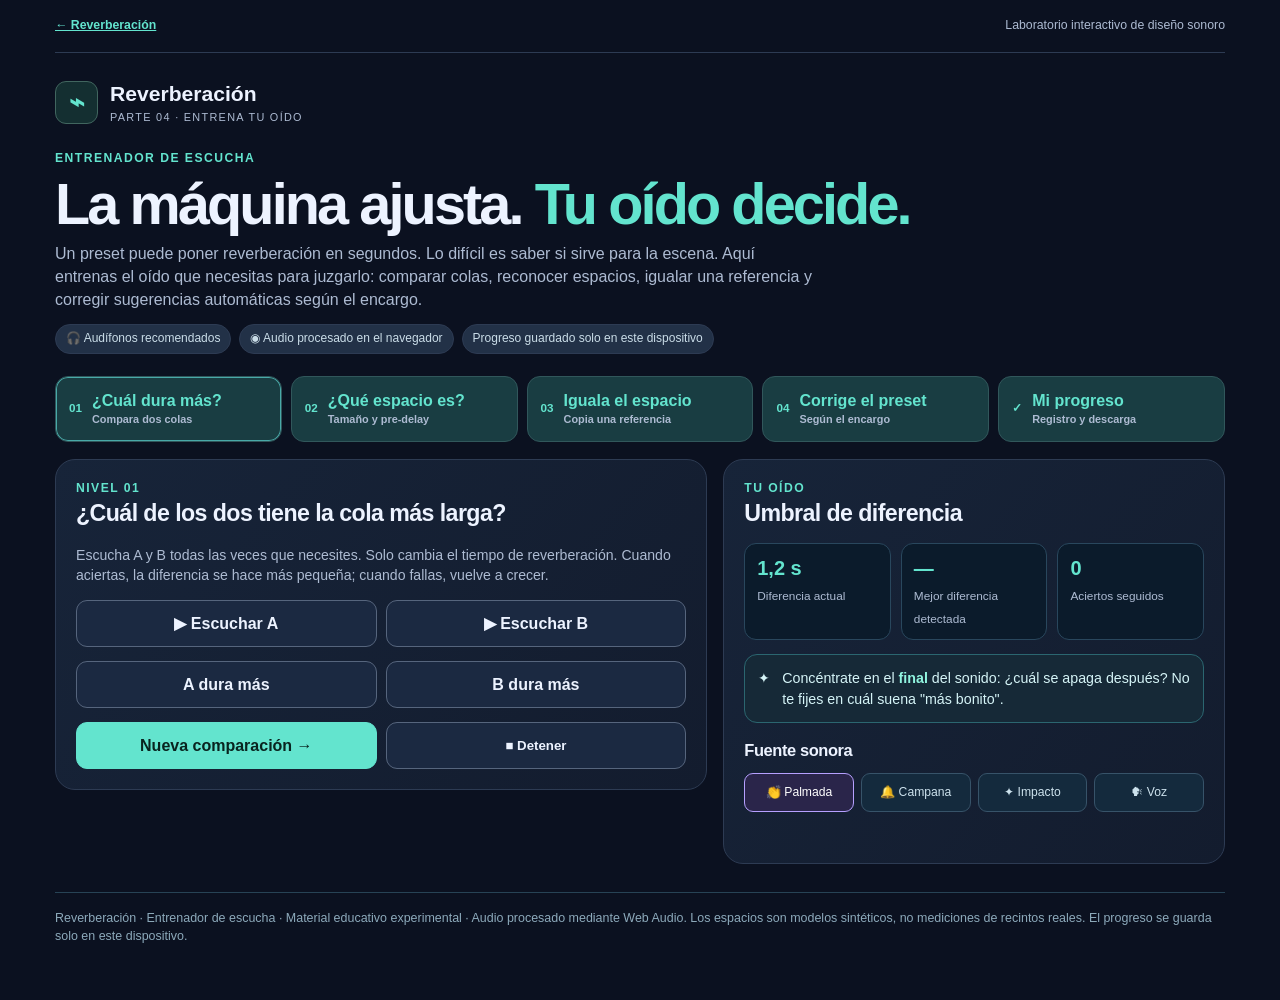
<file: Entrenador_Reverberacion.html>
<!doctype html>
<html lang="es">
<head>
<meta charset="utf-8">
<meta name="viewport" content="width=device-width,initial-scale=1,viewport-fit=cover">
<meta name="theme-color" content="#081423">
<meta name="application-name" content="Audio Pedagógico">
<meta name="application-version" content="0.1-entrenador">
<meta name="description" content="Entrenador de escucha de reverberación: compara colas, reconoce espacios, iguala referencias y corrige sugerencias automáticas según el encargo.">
<title>Audio Pedagógico · Entrena tu oído · Reverberación</title>
<style>
:root{color-scheme:dark;--bg:#081423;--panel:#101d2f;--panel2:#15283b;--stroke:#294359;--text:#f0f8ff;--muted:#a6bbcc;--cyan:#70e7d9;--blue:#69bfe9;--amber:#ffd37b;--ok:#9befc4;--bad:#ffaaa0}
*{box-sizing:border-box}html{scroll-behavior:smooth}
body{margin:0;background:radial-gradient(ellipse at 86% 0%,#16445377,transparent 46%),radial-gradient(ellipse at 5% 80%,#1c264477,transparent 52%),var(--bg);font:16px/1.45 system-ui,-apple-system,BlinkMacSystemFont,"Segoe UI",sans-serif;color:var(--text);min-height:100vh}
a{color:var(--cyan)}button,input,textarea{font:inherit}button{cursor:pointer}button:disabled{opacity:.48;cursor:not-allowed}
button:focus-visible,input:focus-visible,textarea:focus-visible,a:focus-visible{outline:3px solid var(--amber);outline-offset:3px}
.shell{width:min(1170px,calc(100% - 36px));margin:auto;padding-bottom:54px}
.topline{display:flex;justify-content:space-between;gap:12px;flex-wrap:wrap;align-items:center;padding:4px 0;border-bottom:1px solid var(--stroke);font-size:.77rem;color:var(--muted)}
.home-link{display:inline-flex;align-items:center;min-height:44px;font-weight:750}
.brand{display:flex;gap:12px;align-items:center;margin-top:26px}
.mark{width:43px;height:43px;border-radius:13px;display:grid;place-items:center;background:linear-gradient(135deg,#9ef4df,#4db7e0);color:#0b2936;font-size:1.65rem;font-weight:900;box-shadow:0 8px 33px #4ecfda30}
.brand-title{font-size:1.32rem;font-weight:850}.brand-sub{font-size:.68rem;letter-spacing:.12em;color:var(--muted)}
.eyebrow{font-size:.76rem;letter-spacing:.12em;color:var(--cyan);font-weight:800;text-transform:uppercase}
.hero{margin:25px 0 18px}.hero h1{font-size:clamp(2.2rem,5vw,3.6rem);letter-spacing:-.05em;line-height:1.07;margin:6px 0}.hero h1 em{font-style:normal;color:var(--cyan)}.hero p{max-width:760px;color:var(--muted);margin:0}
.chips{display:flex;gap:8px;flex-wrap:wrap;margin-top:13px}.chip{border:1px solid var(--stroke);border-radius:40px;color:#cadde8;background:#132339;padding:5px 10px;font-size:.75rem}
.steps{display:grid;grid-template-columns:repeat(5,1fr);gap:9px;margin:22px 0 17px}
.step{min-height:66px;display:flex;align-items:center;gap:10px;background:#102034;border:1px solid #29455b;border-radius:13px;padding:10px 13px;color:#c7daea;font-weight:770;text-align:left}
.step .number{font-size:.73rem;color:var(--cyan);font-weight:850}.step small{display:block;font-size:.68rem;color:var(--muted);font-weight:550}
.step[aria-current="true"]{background:#16414b;border-color:#59cfc8;color:#fff;box-shadow:inset 0 0 0 1px #48a9a8}
.layout{display:grid;grid-template-columns:minmax(0,1.3fr) minmax(318px,1fr);gap:16px;align-items:start}
.panel{border:1px solid var(--stroke);border-radius:20px;background:linear-gradient(150deg,#12243a,#101b2e);padding:20px;min-width:0}
.panel h2,.panel h3{margin:0;letter-spacing:-.025em}.panel h2{font-size:1.45rem}.panel h3{font-size:1.03rem;margin-top:16px}
.subtle{color:var(--muted);font-size:.88rem}
.insight{display:flex;gap:12px;align-items:flex-start;background:#0d2c39;border:1px solid #2b6670;border-radius:13px;padding:13px;color:#d5f4f7;font-size:.89rem;margin-top:14px}.insight b{color:#90f4df}
.banner{background:linear-gradient(105deg,#123748,#17334a);border:1px solid #2f7180;padding:15px;border-radius:13px;margin-top:14px}.banner strong{color:#a3ffec}.banner p{color:#d2e8ec;font-size:.9rem;margin:5px 0 0}
.preset{background:#2a2433;border:1px solid #6a5a86;border-radius:13px;padding:13px;margin-top:12px;font-size:.86rem;color:#e6dcf7}.preset b{color:#cbb8ff}
.row{display:grid;grid-template-columns:repeat(2,1fr);gap:9px;margin-top:14px}.row.three{grid-template-columns:repeat(3,1fr)}
.btn{border:1px solid #3e6076;background:#19364b;color:#e8f7ff;padding:11px 14px;border-radius:11px;font-weight:770;min-height:44px;display:inline-flex;justify-content:center;align-items:center;text-align:center}
.btn:hover{background:#23506a}.btn.primary{background:linear-gradient(130deg,#9aefdf,#58c9de);color:#0a2d37;border-color:#7eebdc}.btn.ghost{background:transparent}.btn.small{font-size:.83rem;padding:8px 11px;min-height:39px}
.choice[aria-pressed="true"]{background:#15464a;border-color:#76e7d6;color:#fff}
.choice.good{border-color:var(--ok);background:#173d30}.choice.badc{border-color:var(--bad);background:#3d2323}
.control{background:#0b1b2b;border:1px solid #29475d;border-radius:13px;padding:12px 14px;margin-top:10px}
.control label{display:flex;justify-content:space-between;gap:10px;font-size:.84rem;font-weight:760}.control output{color:var(--cyan);font-variant-numeric:tabular-nums}
.control input[type=range]{width:100%;accent-color:#67e4d8;margin:11px 0 0;touch-action:pan-y}
.feedback{border-radius:13px;padding:13px;margin-top:14px;font-size:.9rem;min-height:20px}
.feedback.ok{background:#123a2b;border:1px solid #4fbf8a;color:#d6ffe9}.feedback.no{background:#3a1f1f;border:1px solid #c56d63;color:#ffe1dc}.feedback.info{background:#0d2333;border:1px solid #2d5068;color:#cfe6f3}
.feedback:empty{display:none}
.meter{display:flex;gap:10px;flex-wrap:wrap;margin-top:12px}.stat{flex:1 1 120px;background:#0b1b2b;border:1px solid #29475d;border-radius:12px;padding:10px 12px}
.stat b{display:block;font-size:1.25rem;color:var(--cyan);font-variant-numeric:tabular-nums}.stat span{font-size:.74rem;color:var(--muted)}
.sources{display:grid;grid-template-columns:repeat(4,1fr);gap:7px;margin-top:10px}
.sound{border-radius:9px;border:1px solid #375369;background:#142a3d;color:#cde2ed;padding:8px 5px;min-height:39px;font-size:.76rem}.sound[aria-pressed=true]{background:#155259;border-color:#66e7db;color:#fff}
.status{color:#b5ead9;font-size:.78rem;min-height:22px;margin-top:9px}
textarea{width:100%;min-height:82px;margin-top:8px;background:#0b1b2b;color:var(--text);border:1px solid #29475d;border-radius:11px;padding:10px;resize:vertical}
.log{width:100%;border-collapse:collapse;font-size:.84rem;margin-top:10px}.log th,.log td{border-bottom:1px solid #29475d;padding:8px 6px;text-align:left;vertical-align:top}.log th{color:var(--muted);font-weight:700}
.footnote{border-top:1px solid #274355;padding-top:16px;margin-top:28px;color:#8daabb;font-size:.78rem}
[hidden]{display:none!important}
@media(max-width:920px){.layout{grid-template-columns:1fr}.steps{grid-template-columns:repeat(2,1fr)}}
@media(max-width:620px){.shell{width:min(100% - 24px,1170px)}.row.three{grid-template-columns:1fr}.sources{grid-template-columns:repeat(2,1fr)}.panel{padding:16px}}
</style>
<link rel="stylesheet" href="tema-tic.css?v=20261125">
</head>
<body>
<div class="shell">
<nav class="topline" aria-label="Navegación general"><a class="home-link" href="reverberacion.html">← Reverberación</a><span>Laboratorio interactivo de diseño sonoro</span></nav>
<header>
  <div class="brand"><div class="mark" aria-hidden="true">⌁</div><div><div class="brand-title">Reverberación</div><div class="brand-sub">PARTE 04 · ENTRENA TU OÍDO</div></div></div>
  <div class="hero"><div class="eyebrow">Entrenador de escucha</div><h1>La máquina ajusta. <em>Tu oído decide.</em></h1>
  <p>Un preset puede poner reverberación en segundos. Lo difícil es saber si sirve para la escena. Aquí entrenas el oído que necesitas para juzgarlo: comparar colas, reconocer espacios, igualar una referencia y corregir sugerencias automáticas según el encargo.</p>
  <div class="chips"><span class="chip">🎧 Audífonos recomendados</span><span class="chip">◉ Audio procesado en el navegador</span><span class="chip">Progreso guardado solo en este dispositivo</span></div></div>
</header>

<nav class="steps" aria-label="Niveles del entrenador">
  <button class="step" data-go="0" aria-current="true"><span class="number">01</span><span>¿Cuál dura más?<small>Compara dos colas</small></span></button>
  <button class="step" data-go="1"><span class="number">02</span><span>¿Qué espacio es?<small>Tamaño y pre-delay</small></span></button>
  <button class="step" data-go="2"><span class="number">03</span><span>Iguala el espacio<small>Copia una referencia</small></span></button>
  <button class="step" data-go="3"><span class="number">04</span><span>Corrige el preset<small>Según el encargo</small></span></button>
  <button class="step" data-go="4"><span class="number">✓</span><span>Mi progreso<small>Registro y descarga</small></span></button>
</nav>

<!-- NIVEL 1 -->
<section class="level" data-level="0">
<main class="layout">
  <section class="panel" aria-labelledby="h1-title">
    <div class="eyebrow">Nivel 01</div><h2 id="h1-title">¿Cuál de los dos tiene la cola más larga?</h2>
    <p class="subtle">Escucha A y B todas las veces que necesites. Solo cambia el tiempo de reverberación. Cuando aciertas, la diferencia se hace más pequeña; cuando fallas, vuelve a crecer.</p>
    <div class="row"><button class="btn" id="l1A">▶ Escuchar A</button><button class="btn" id="l1B">▶ Escuchar B</button></div>
    <div class="row"><button class="btn choice" id="l1ChooseA">A dura más</button><button class="btn choice" id="l1ChooseB">B dura más</button></div>
    <div class="feedback" id="l1Feedback" role="status" aria-live="polite"></div>
    <div class="row"><button class="btn primary" id="l1Next">Nueva comparación →</button><button class="btn ghost small" data-stop>■ Detener</button></div>
  </section>
  <aside class="panel" aria-label="Tu umbral">
    <div class="eyebrow">Tu oído</div><h2>Umbral de diferencia</h2>
    <div class="meter"><div class="stat"><b id="l1Diff">1,2 s</b><span>Diferencia actual</span></div><div class="stat"><b id="l1Best">—</b><span>Mejor diferencia detectada</span></div><div class="stat"><b id="l1Streak">0</b><span>Aciertos seguidos</span></div></div>
    <div class="insight"><span>✦</span><span>Concéntrate en el <b>final</b> del sonido: ¿cuál se apaga después? No te fijes en cuál suena "más bonito".</span></div>
    <h3>Fuente sonora</h3><div class="sources" data-sources="l1"></div>
    <div class="status" data-status></div>
  </aside>
</main>
</section>

<!-- NIVEL 2 -->
<section class="level" data-level="1" hidden>
<main class="layout">
  <section class="panel" aria-labelledby="h2-title">
    <div class="eyebrow">Nivel 02</div><h2 id="h2-title">¿Qué espacio estás escuchando?</h2>
    <p class="subtle">Escucha el sonido con reverberación y compáralo con el original. Responde las dos preguntas y comprueba.</p>
    <div class="row"><button class="btn primary" id="l2Play">▶ Escuchar el espacio</button><button class="btn" id="l2Dry">▶ Original (seco)</button></div>
    <h3>1. ¿De qué tamaño es?</h3>
    <div class="row three"><button class="btn choice" data-size="small">Pequeño</button><button class="btn choice" data-size="medium">Mediano</button><button class="btn choice" data-size="large">Grande</button></div>
    <h3>2. ¿Hay una separación clara entre el sonido y el inicio de la reverberación (pre-delay)?</h3>
    <div class="row"><button class="btn choice" data-pre="no">No, empieza pegada</button><button class="btn choice" data-pre="yes">Sí, hay una separación</button></div>
    <div class="row"><button class="btn primary" id="l2Check">Comprobar</button><button class="btn" id="l2Next">Siguiente espacio →</button></div>
    <div class="feedback" id="l2Feedback" role="status" aria-live="polite"></div>
  </section>
  <aside class="panel" aria-label="Ronda">
    <div class="eyebrow">Ronda de 10</div><h2>Tu ronda</h2>
    <div class="meter"><div class="stat"><b id="l2Round">0 / 10</b><span>Espacios respondidos</span></div><div class="stat"><b id="l2Score">0</b><span>Respuestas correctas</span></div><div class="stat"><b id="l2Best">—</b><span>Mejor ronda</span></div></div>
    <div class="insight"><span>✦</span><span>El <b>tamaño</b> se oye sobre todo en la duración de la cola. El <b>pre-delay</b> se oye al principio: un pequeño hueco entre el golpe y el "aire" de la sala.</span></div>
    <h3>Fuente sonora</h3><div class="sources" data-sources="l2"></div>
    <div class="status" data-status></div>
  </aside>
</main>
</section>

<!-- NIVEL 3 -->
<section class="level" data-level="2" hidden>
<main class="layout">
  <section class="panel" aria-labelledby="h3-title">
    <div class="eyebrow">Nivel 03</div><h2 id="h3-title">Iguala el espacio de referencia</h2>
    <p class="subtle">Alguien ya creó un espacio y no te dice sus valores. Escucha la referencia, mueve tus controles y compara hasta que suenen iguales. Después comprueba qué tan cerca quedaste.</p>
    <div class="row"><button class="btn primary" id="l3Ref">▶ Referencia</button><button class="btn" id="l3Mine">▶ Mi ajuste</button></div>
    <div class="control"><label for="l3decay">Tiempo de reverberación <output id="l3decayOut"></output></label><input type="range" id="l3decay" min="0.2" max="4" step="0.1" value="1.2"></div>
    <div class="control"><label for="l3pre">Pre-delay <output id="l3preOut"></output></label><input type="range" id="l3pre" min="0" max="150" step="5" value="25"></div>
    <div class="control"><label for="l3wet">Cantidad de reverberación <output id="l3wetOut"></output></label><input type="range" id="l3wet" min="0" max="100" step="1" value="40"></div>
    <div class="row"><button class="btn primary" id="l3Check">Comprobar</button><button class="btn" id="l3Next">Nueva referencia →</button></div>
    <div class="feedback" id="l3Feedback" role="status" aria-live="polite"></div>
  </section>
  <aside class="panel" aria-label="Resultados">
    <div class="eyebrow">Precisión</div><h2>Tus resultados</h2>
    <div class="meter"><div class="stat"><b id="l3Last">—</b><span>Último puntaje (de 100)</span></div><div class="stat"><b id="l3Best">—</b><span>Mejor puntaje</span></div><div class="stat"><b id="l3Count">0</b><span>Referencias igualadas</span></div></div>
    <div class="insight"><span>✦</span><span>Trabaja de a un parámetro: primero el <b>tiempo</b>, después la <b>cantidad</b> y al final el <b>pre-delay</b>. Alterna seguido entre la referencia y tu ajuste.</span></div>
    <h3>Fuente sonora</h3><div class="sources" data-sources="l3"></div>
    <div class="status" data-status></div>
  </aside>
</main>
</section>

<!-- NIVEL 4 -->
<section class="level" data-level="3" hidden>
<main class="layout">
  <section class="panel" aria-labelledby="h4-title">
    <div class="eyebrow">Nivel 04 · Encargo <span id="l4Index">1</span> de <span id="l4Total">4</span></div><h2 id="h4-title">Corrige la sugerencia automática</h2>
    <div class="banner"><strong id="l4Client"></strong><p id="l4Brief"></p></div>
    <div class="preset"><b>Sugerencia automática (preset):</b> <span id="l4PresetText"></span></div>
    <div class="row"><button class="btn" id="l4PlayPreset">▶ Escuchar el preset</button><button class="btn" id="l4Dry">▶ Original (seco)</button></div>
    <h3>1. ¿Cuál es el problema del preset para este encargo?</h3>
    <div id="l4Options" style="display:grid;gap:8px;margin-top:10px"></div>
    <div class="feedback" id="l4Diag" role="status" aria-live="polite"></div>
    <div id="l4FixArea" hidden>
      <h3>2. Corrígelo con tu oído</h3>
      <div class="control"><label for="l4decay">Tiempo de reverberación <output id="l4decayOut"></output></label><input type="range" id="l4decay" min="0.2" max="4" step="0.1"></div>
      <div class="control"><label for="l4pre">Pre-delay <output id="l4preOut"></output></label><input type="range" id="l4pre" min="0" max="150" step="5"></div>
      <div class="control"><label for="l4wet">Cantidad de reverberación <output id="l4wetOut"></output></label><input type="range" id="l4wet" min="0" max="100" step="1"></div>
      <div class="row"><button class="btn primary" id="l4PlayMine">▶ Escuchar mi versión</button><button class="btn ghost small" data-stop>■ Detener</button></div>
      <h3>3. Explícale al cliente tu decisión</h3>
      <label class="subtle" for="l4Why">¿Qué cambiaste y por qué sirve para esta escena? (mínimo 20 caracteres)</label>
      <textarea id="l4Why" placeholder="Ejemplo: bajé la cantidad y el tiempo porque en un podcast la voz tiene que entenderse..."></textarea>
      <div class="row"><button class="btn primary" id="l4Check">Entregar al cliente</button><button class="btn" id="l4Next">Siguiente encargo →</button></div>
      <div class="feedback" id="l4Feedback" role="status" aria-live="polite"></div>
    </div>
  </section>
  <aside class="panel" aria-label="Encargos">
    <div class="eyebrow">Contexto</div><h2>Lo que el preset no sabe</h2>
    <div class="insight"><span>✦</span><span>Un preset no conoce la escena. Aplica un ajuste "razonable" que puede estar mal para <b>este</b> encargo. Tu trabajo es oír el problema, corregirlo y explicarlo.</span></div>
    <div class="meter"><div class="stat"><b id="l4Done">0 / 4</b><span>Encargos aprobados</span></div></div>
    <p class="subtle" style="margin-top:12px">Algunos encargos piden una reverberación exagerada a propósito. La regla correcta depende de lo que la escena quiere comunicar.</p>
    <div class="status" data-status></div>
  </aside>
</main>
</section>

<!-- PROGRESO -->
<section class="level" data-level="4" hidden>
<main class="layout">
  <section class="panel" aria-labelledby="h5-title">
    <div class="eyebrow">Registro</div><h2 id="h5-title">Mi progreso</h2>
    <p class="subtle">Este resumen se guarda solo en este navegador. Descárgalo para entregarlo como evidencia de tu práctica.</p>
    <div class="control"><label for="studentName">Nombre o código (opcional)</label><input id="studentName" type="text" style="width:100%;margin-top:8px;background:#0b1b2b;color:var(--text);border:1px solid #29475d;border-radius:10px;padding:9px" maxlength="80"></div>
    <table class="log"><thead><tr><th>Nivel</th><th>Resultado</th></tr></thead><tbody id="progressBody"></tbody></table>
    <h3>Justificaciones entregadas (nivel 4)</h3>
    <table class="log"><thead><tr><th>Encargo</th><th>Lo que explicaste</th></tr></thead><tbody id="whyBody"></tbody></table>
    <div class="row"><button class="btn primary" id="downloadLog">↓ Descargar registro (TXT)</button><button class="btn ghost" id="resetLog">Borrar mi progreso</button></div>
    <div class="status" data-status></div>
  </section>
  <aside class="panel" aria-label="Cómo leer el registro">
    <div class="eyebrow">Para leer tus datos</div><h2>¿Qué significa?</h2>
    <div class="insight"><span>✦</span><span><b>Nivel 1:</b> la diferencia más pequeña de tiempo de reverberación que distinguiste. Mientras más baja, más fino es tu oído.</span></div>
    <div class="insight"><span>✦</span><span><b>Nivel 2:</b> cuántos espacios reconociste bien en tu mejor ronda de 10.</span></div>
    <div class="insight"><span>✦</span><span><b>Nivel 3:</b> qué tan cerca quedaste de la referencia (100 = idéntico).</span></div>
    <div class="insight"><span>✦</span><span><b>Nivel 4:</b> encargos en los que detectaste el error del preset, lo corregiste dentro de lo que pide la escena y lo explicaste.</span></div>
  </aside>
</main>
</section>

<footer class="footnote">Reverberación · Entrenador de escucha · Material educativo experimental · Audio procesado mediante Web Audio. Los espacios son modelos sintéticos, no mediciones de recintos reales. El progreso se guarda solo en este dispositivo.</footer>
</div>

<script>
(()=>{
const $=id=>document.getElementById(id);
const clamp=(v,a,b)=>Math.max(a,Math.min(b,v));
const fmt=(n,d=1)=>Number(n).toLocaleString('es-CO',{maximumFractionDigits:d,minimumFractionDigits:0});
const rnd=(a,b)=>a+Math.random()*(b-a);
const step=(v,s)=>Math.round(v/s)*s;
const SOURCES={clap:'👏 Palmada',bell:'🔔 Campana',impact:'✦ Impacto',voice:'🗣 Voz'};

/* ---------- Progreso ---------- */
const KEY='synthfx_entrenador_reverb_v1';
let P={l1Best:null,l1Trials:0,l1Correct:0,l2Best:null,l2Rounds:0,l3Best:null,l3Count:0,l3Sum:0,l4Done:{},name:''};
try{const s=JSON.parse(localStorage.getItem(KEY)||'null');if(s)P=Object.assign(P,s)}catch(_){}
function save(){try{localStorage.setItem(KEY,JSON.stringify(P))}catch(_){}}

/* ---------- Audio ---------- */
let ctx=null,nodes=[],token=0,timer=0;
function ensure(){const AC=window.AudioContext||window.webkitAudioContext;if(!AC){say('Este navegador no admite Web Audio.');throw Error('no audio')}if(!ctx)ctx=new AC();return ctx.resume().then(()=>ctx)}
function say(t){document.querySelectorAll('.level:not([hidden]) [data-status]').forEach(e=>e.textContent=t)}
function genSound(type,c){
  const sr=c.sampleRate,dur=type==='bell'?1.8:type==='impact'?.9:type==='voice'?1.25:.28,b=c.createBuffer(1,Math.ceil(dur*sr),sr),d=b.getChannelData(0);let low=0;
  if(type==='voice'){
    // Voz sintética: cuatro sílabas con formantes de vocales (a, e, o, i). No es habla real.
    const syl=[[.02,.25,[730,1090,2440]],[.33,.55,[530,1840,2480]],[.63,.88,[570,840,2410]],[.96,1.2,[300,2290,3010]]];
    for(const [t0,t1,F] of syl){const f0=118+Math.random()*10;for(let i=Math.floor(t0*sr);i<Math.min(d.length,Math.floor(t1*sr));i++){const t=i/sr,lt=(t-t0)/(t1-t0),env=Math.sin(Math.PI*clamp(lt,0,1))**.6;let s=0;for(let h=1;h<=30;h++){const f=f0*h*(1-.04*lt);if(f>4200)break;let g=0;for(let k=0;k<3;k++){const bw=80+k*40;g+=(k===0?1:k===1?.6:.3)/(1+((f-F[k])/bw)**2)}s+=g*Math.sin(2*Math.PI*f*t)/Math.sqrt(h)}d[i]=s*env*.11}}
    return b}
  for(let i=0;i<d.length;i++){const t=i/sr,r=Math.random()*2-1;
    if(type==='clap'){const bu=Math.exp(-t*55)+.42*Math.exp(-Math.max(0,t-.012)*120)*(t>=.012)+.28*Math.exp(-Math.max(0,t-.025)*120)*(t>=.025);low=.86*low+.14*r;d[i]=clamp((r-low)*bu*.55,-1,1)}
    else if(type==='bell'){const e=Math.exp(-3.4*t);d[i]=(.43*Math.sin(2*Math.PI*680*t)+.23*Math.sin(2*Math.PI*1357*t)+.12*Math.sin(2*Math.PI*2034*t))*e}
    else{const e=Math.exp(-t*11);low=.92*low+.08*r;d[i]=(Math.sin(2*Math.PI*(105*t-72*t*t))*.45+low*.37)*e}}
  return b}
// Mismo modelo de respuesta al impulso que las páginas Observa, Experimenta y Aplica.
function impulse(c,decay,damp){const sr=c.sampleRate,len=Math.max(2048,Math.ceil((decay+.14)*sr)),buf=c.createBuffer(2,len,sr);for(let ch=0;ch<2;ch++){const a=buf.getChannelData(ch);let lp=0;const cutoff=14000-11200*(damp/100),coeff=1-Math.exp(-2*Math.PI*cutoff/sr),scale=.018/Math.sqrt(Math.max(.22,decay));for(let i=0;i<len;i++){const t=i/sr;if(t<.014)continue;const n=Math.random()*2-1;lp+=coeff*(n-lp);const on=Math.min(1,(t-.014)/.034);a[i]=lp*scale*Math.exp(-6.91*(t-.014)/decay)*on}[.029,.046,.071,.103,.139].forEach((t,i)=>{const k=Math.round((t+(ch===1?.002:0))*sr);if(k<a.length)a[k]+=[.22,-.17,.13,-.10,.065][i]})}return buf}
function stop(msg){token++;for(const n of nodes){try{n.stop()}catch(_){}}nodes=[];clearTimeout(timer);if(msg!==false)say('Reproducción detenida.')}
async function play(sound,p,label){
  // p = {decay, predelay, wet, damp} o null para el sonido seco
  try{const c=await ensure();stop(false);const my=token,src=c.createBufferSource();src.buffer=genSound(sound,c);const master=c.createGain();master.gain.value=.82;master.connect(c.destination);
    if(!p){src.connect(master)}else{const dry=c.createGain(),wet=c.createGain(),pre=c.createDelay(.35),conv=c.createConvolver(),mix=p.wet/100;conv.normalize=false;conv.buffer=impulse(c,p.decay,p.damp??45);pre.delayTime.value=p.predelay/1000;dry.gain.value=1-mix;wet.gain.value=mix*1.35;src.connect(dry);dry.connect(master);src.connect(pre);pre.connect(conv);conv.connect(wet);wet.connect(master)}
    nodes=[src];src.start();say(label||'Escuchando…');const len=src.buffer.duration+(p?p.predelay/1000+p.decay+.3:0);timer=setTimeout(()=>{if(token===my){nodes=[];say('Listo. Puedes volver a escuchar.')}},len*1000+100)
  }catch(e){say('No se pudo reproducir el audio.');console.warn(e)}}
document.addEventListener('visibilitychange',()=>{if(document.hidden&&nodes.length)stop()});
document.querySelectorAll('[data-stop]').forEach(b=>b.addEventListener('click',()=>stop()));

/* ---------- Fuentes ---------- */
const chosen={l1:'clap',l2:'clap',l3:'bell'};
document.querySelectorAll('[data-sources]').forEach(box=>{const k=box.dataset.sources;for(const [id,name] of Object.entries(SOURCES)){const b=document.createElement('button');b.className='sound';b.textContent=name;b.setAttribute('aria-pressed',String(chosen[k]===id));b.addEventListener('click',()=>{chosen[k]=id;box.querySelectorAll('.sound').forEach(x=>x.setAttribute('aria-pressed',String(x===b)));say('Fuente: '+name.replace(/^\S+\s/,'')+'.')});box.appendChild(b)}});

/* ---------- Navegación ---------- */
let current=0;
function go(n){stop(false);current=n;document.querySelectorAll('.level').forEach(s=>s.hidden=Number(s.dataset.level)!==n);document.querySelectorAll('[data-go]').forEach(b=>b.setAttribute('aria-current',String(Number(b.dataset.go)===n)));if(n===4)renderProgress();try{history.replaceState(null,'','#nivel'+(n+1))}catch(_){}window.scrollTo(0,0)}
document.querySelectorAll('[data-go]').forEach(b=>b.addEventListener('click',()=>go(Number(b.dataset.go))));

/* ---------- Nivel 1: escalera adaptativa ---------- */
const L1={diff:1.2,streak:0,t:null,answered:false};
function l1New(){const base=step(rnd(.6,1.8),.05),longer=Math.random()<.5?'A':'B',short=base,long=base+L1.diff;L1.t={longer,A:longer==='A'?long:short,B:longer==='B'?long:short,pre:20,wet:48};L1.answered=false;
  ['l1ChooseA','l1ChooseB'].forEach(id=>{$(id).classList.remove('good','badc');$(id).disabled=false});$('l1Feedback').textContent='';$('l1Feedback').className='feedback';$('l1Diff').textContent=fmt(L1.diff,2)+' s'}
function l1Play(w){const t=L1.t;play(chosen.l1,{decay:t[w],predelay:t.pre,wet:t.wet,damp:45},'Escuchando '+w+'…')}
function l1Answer(w){if(L1.answered)return;L1.answered=true;const ok=w===L1.t.longer,fb=$('l1Feedback');P.l1Trials++;
  $('l1Choose'+w).classList.add(ok?'good':'badc');if(!ok)$('l1Choose'+L1.t.longer).classList.add('good');
  if(ok){P.l1Correct++;L1.streak++;const detected=L1.diff;if(P.l1Best===null||detected<P.l1Best)P.l1Best=detected;
    if(L1.streak>=2){L1.diff=Math.max(.05,step(L1.diff*.7,.05));L1.streak=0}
    fb.className='feedback ok';fb.textContent=`✓ Bien. ${L1.t.longer} duraba ${fmt(L1.t[L1.t.longer],2)} s y el otro ${fmt(L1.t[L1.t.longer==='A'?'B':'A'],2)} s. Diferencia: ${fmt(detected,2)} s.`}
  else{L1.streak=0;L1.diff=Math.min(2,step(L1.diff*1.35,.05));fb.className='feedback no';fb.textContent=`↺ Era ${L1.t.longer}. Vuelve a escuchar los dos y atiende al final de la cola. La próxima diferencia será un poco mayor.`}
  $('l1Streak').textContent=L1.streak;$('l1Best').textContent=P.l1Best===null?'—':fmt(P.l1Best,2)+' s';['l1ChooseA','l1ChooseB'].forEach(id=>$(id).disabled=true);save()}
$('l1A').addEventListener('click',()=>l1Play('A'));$('l1B').addEventListener('click',()=>l1Play('B'));
$('l1ChooseA').addEventListener('click',()=>l1Answer('A'));$('l1ChooseB').addEventListener('click',()=>l1Answer('B'));$('l1Next').addEventListener('click',l1New);

/* ---------- Nivel 2: tamaño y pre-delay ---------- */
const SIZES={small:{name:'pequeño',d:[.3,.6]},medium:{name:'mediano',d:[1,1.6]},large:{name:'grande',d:[2.6,3.8]}};
const L2={t:null,size:null,pre:null,done:false,round:0,score:0};
function l2New(){if(L2.round>=10){L2.round=0;L2.score=0}const keys=Object.keys(SIZES),size=keys[Math.floor(Math.random()*3)],pre=Math.random()<.5?'no':'yes';
  L2.t={size,pre,decay:step(rnd(...SIZES[size].d),.05),predelay:pre==='yes'?step(rnd(70,120),5):step(rnd(0,8),1),wet:size==='small'?38:48};L2.size=L2.pre=null;L2.done=false;
  document.querySelectorAll('[data-size],[data-pre]').forEach(b=>{b.setAttribute('aria-pressed','false');b.classList.remove('good','badc');b.disabled=false});$('l2Feedback').textContent='';$('l2Feedback').className='feedback';l2Stats()}
function l2Stats(){$('l2Round').textContent=L2.round+' / 10';$('l2Score').textContent=L2.score;$('l2Best').textContent=P.l2Best===null?'—':P.l2Best+' / 10'}
document.querySelectorAll('[data-size]').forEach(b=>b.addEventListener('click',()=>{if(L2.done)return;L2.size=b.dataset.size;document.querySelectorAll('[data-size]').forEach(x=>x.setAttribute('aria-pressed',String(x===b)))}));
document.querySelectorAll('[data-pre]').forEach(b=>b.addEventListener('click',()=>{if(L2.done)return;L2.pre=b.dataset.pre;document.querySelectorAll('[data-pre]').forEach(x=>x.setAttribute('aria-pressed',String(x===b)))}));
$('l2Play').addEventListener('click',()=>play(chosen.l2,{decay:L2.t.decay,predelay:L2.t.predelay,wet:L2.t.wet,damp:45},'Escuchando el espacio…'));
$('l2Dry').addEventListener('click',()=>play(chosen.l2,null,'Sonido original, sin reverberación.'));
$('l2Check').addEventListener('click',()=>{const fb=$('l2Feedback');if(L2.done)return;if(!L2.size||!L2.pre){fb.className='feedback info';fb.textContent='Responde las dos preguntas antes de comprobar.';return}
  L2.done=true;const okS=L2.size===L2.t.size,okP=L2.pre===L2.t.pre,ok=okS&&okP;L2.round++;if(ok)L2.score++;
  document.querySelector(`[data-size="${L2.t.size}"]`).classList.add('good');if(!okS)document.querySelector(`[data-size="${L2.size}"]`).classList.add('badc');
  document.querySelector(`[data-pre="${L2.t.pre}"]`).classList.add('good');if(!okP)document.querySelector(`[data-pre="${L2.pre}"]`).classList.add('badc');
  document.querySelectorAll('[data-size],[data-pre]').forEach(b=>b.disabled=true);
  const detail=`Era un espacio ${SIZES[L2.t.size].name} (cola de ${fmt(L2.t.decay,2)} s) con pre-delay de ${L2.t.predelay} ms.`;
  fb.className='feedback '+(ok?'ok':'no');fb.textContent=(ok?'✓ Correcto. ':okS?'↺ Acertaste el tamaño, pero no el pre-delay. ':okP?'↺ Acertaste el pre-delay, pero no el tamaño. ':'↺ Revisa las dos respuestas. ')+detail;
  if(L2.round>=10){P.l2Rounds++;if(P.l2Best===null||L2.score>P.l2Best)P.l2Best=L2.score;fb.textContent+=` Ronda terminada: ${L2.score} de 10. Pulsa "Siguiente espacio" para empezar otra.`;save()}
  l2Stats()});
$('l2Next').addEventListener('click',l2New);

/* ---------- Nivel 3: igualar referencia ---------- */
const L3={t:null,checked:false};
function l3Out(){$('l3decayOut').textContent=fmt($('l3decay').value)+' s';$('l3preOut').textContent=$('l3pre').value+' ms';$('l3wetOut').textContent=$('l3wet').value+' %'}
function l3Mine(){return{decay:Number($('l3decay').value),predelay:Number($('l3pre').value),wet:Number($('l3wet').value),damp:45}}
function l3New(){L3.t={decay:step(rnd(.4,3.4),.1),predelay:step(rnd(0,120),5),wet:Math.round(rnd(20,70)),damp:45};L3.checked=false;$('l3decay').value=1.2;$('l3pre').value=25;$('l3wet').value=40;l3Out();$('l3Feedback').textContent='';$('l3Feedback').className='feedback'}
['l3decay','l3pre','l3wet'].forEach(id=>$(id).addEventListener('input',l3Out));
$('l3Ref').addEventListener('click',()=>play(chosen.l3,L3.t,'Escuchando la referencia…'));
$('l3Mine').addEventListener('click',()=>play(chosen.l3,l3Mine(),'Escuchando tu ajuste…'));
$('l3Check').addEventListener('click',()=>{const m=l3Mine(),t=L3.t,fb=$('l3Feedback');
  const sD=Math.max(0,1-Math.abs(Math.log(m.decay/t.decay))/Math.log(1.6)),sP=Math.max(0,1-Math.abs(m.predelay-t.predelay)/60),sW=Math.max(0,1-Math.abs(m.wet-t.wet)/30);
  const score=Math.round(100*(.45*sD+.25*sP+.30*sW));
  const hint=(name,mine,target,unit,d)=>`${name}: tú ${fmt(mine,d)}${unit}, referencia ${fmt(target,d)}${unit}`;
  fb.className='feedback '+(score>=75?'ok':'info');
  fb.innerHTML=`<b>${score} / 100.</b> ${score>=85?'Muy cerca: tu oído reconoció el espacio.':score>=65?'Buena aproximación. Compara otra vez el parámetro más lejano.':'Todavía hay diferencias claras. Vuelve a alternar entre referencia y ajuste.'}<br>${hint('Tiempo',m.decay,t.decay,' s',1)} · ${hint('Pre-delay',m.predelay,t.predelay,' ms',0)} · ${hint('Cantidad',m.wet,t.wet,' %',0)}`;
  // Solo el primer intento de cada referencia cuenta: después de comprobar, los valores quedan a la vista.
  $('l3Last').textContent=score;if(!L3.checked){L3.checked=true;P.l3Count++;P.l3Sum+=score;if(P.l3Best===null||score>P.l3Best)P.l3Best=score}else{fb.innerHTML+='<br><small>Este intento no cuenta para tu registro: pulsa "Nueva referencia" para seguir practicando.</small>'}$('l3Best').textContent=P.l3Best??'—';$('l3Count').textContent=P.l3Count;save()});
$('l3Next').addEventListener('click',l3New);

/* ---------- Nivel 4: encargos ---------- */
const BRIEFS=[
 {id:'podcast',client:'Cliente: podcast de entrevistas',brief:'"Queremos una voz clara e íntima, como si el invitado estuviera al lado del oyente. Nadie debería notar la sala."',sound:'voice',
  preset:{decay:2.6,predelay:10,wet:55,damp:40},presetText:'"Sala de conciertos": tiempo 2,6 s, pre-delay 10 ms, cantidad 55 %.',
  options:[['too','La reverberación es demasiada y demasiado larga: la cola tapa las palabras.'],['pre','Falta pre-delay: la reverberación empieza muy pegada.'],['few','Le falta reverberación: la voz suena demasiado seca.']],correct:'too',
  why:'En un podcast lo primero es que se entienda la voz. Una cola larga se mezcla con la sílaba siguiente y aleja al locutor del oyente.',
  test:m=>m.decay<=.8&&m.wet<=25,need:'tiempo de 0,8 s o menos y cantidad de 25 % o menos'},
 {id:'flashback',client:'Cliente: cortometraje (escena de recuerdo)',brief:'"El protagonista recuerda la voz de su madre. Debe sentirse lejana e irreal, como un sueño. No es una habitación verdadera."',sound:'voice',
  preset:{decay:.4,predelay:5,wet:15,damp:55},presetText:'"Habitación natural": tiempo 0,4 s, pre-delay 5 ms, cantidad 15 %.',
  options:[['real','Es demasiado realista: suena como una habitación normal y no como un recuerdo.'],['too','Tiene demasiada reverberación: la voz no se entiende.'],['pre','El pre-delay es demasiado largo.']],correct:'real',
  why:'Aquí la regla de "poca reverb para que se entienda" no aplica. La escena pide un espacio imposible: una cola larga y abundante comunica distancia y memoria.',
  test:m=>m.decay>=2.5&&m.wet>=55,need:'tiempo de 2,5 s o más y cantidad de 55 % o más'},
 {id:'hangar',client:'Cliente: videojuego de acción',brief:'"Un disparo dentro de un hangar enorme. El jugador tiene que sentir el tamaño del lugar: el golpe primero y después el espacio."',sound:'impact',
  preset:{decay:3.2,predelay:0,wet:50,damp:30},presetText:'"Gran espacio rápido": tiempo 3,2 s, pre-delay 0 ms, cantidad 50 %.',
  options:[['pre','Falta pre-delay: en un espacio enorme las reflexiones tardan en llegar, y sin esa separación el golpe se emborrona.'],['short','La cola es demasiado corta para un hangar.'],['too','Hay que quitar la reverberación porque en un juego se necesita claridad.']],correct:'pre',
  why:'En un recinto grande las paredes están lejos: el sonido directo llega primero y las reflexiones después. Ese hueco (pre-delay) es lo que el oído interpreta como tamaño.',
  test:m=>m.predelay>=50&&m.decay>=2.4,need:'pre-delay de 50 ms o más, sin bajar el tiempo de 2,4 s'},
 {id:'anuncio',client:'Cliente: anuncio para redes sociales',brief:'"Locución con energía que se va a escuchar en el celular, muchas veces con ruido alrededor. Tiene que entenderse a la primera."',sound:'voice',
  preset:{decay:1.8,predelay:0,wet:45,damp:30},presetText:'"Voz con ambiente": tiempo 1,8 s, pre-delay 0 ms, cantidad 45 %.',
  options:[['too','Demasiada reverberación para un celular: ensucia las palabras y les resta presencia.'],['few','Le falta reverberación para sonar "grande".'],['bright','El problema es solo el brillo; con más absorción queda bien.']],correct:'too',
  why:'En el parlante de un celular y con ruido alrededor, la reverberación se convierte en suciedad. Una locución publicitaria necesita presencia: casi seca y muy cercana.',
  test:m=>m.wet<=20&&m.decay<=1.2,need:'cantidad de 20 % o menos y tiempo de 1,2 s o menos'}
];
const L4={i:0,diagOk:false};
function l4Out(){$('l4decayOut').textContent=fmt($('l4decay').value)+' s';$('l4preOut').textContent=$('l4pre').value+' ms';$('l4wetOut').textContent=$('l4wet').value+' %'}
function l4Mine(){const b=BRIEFS[L4.i];return{decay:Number($('l4decay').value),predelay:Number($('l4pre').value),wet:Number($('l4wet').value),damp:b.preset.damp}}
function l4Load(i){stop(false);L4.i=i;L4.diagOk=false;const b=BRIEFS[i];$('l4Index').textContent=i+1;$('l4Total').textContent=BRIEFS.length;$('l4Client').textContent=b.client;$('l4Brief').textContent=b.brief;$('l4PresetText').textContent=b.presetText;
  const box=$('l4Options');box.innerHTML='';const opts=[...b.options].sort(()=>Math.random()-.5);
  for(const [k,txt] of opts){const btn=document.createElement('button');btn.className='btn choice';btn.style.justifyContent='flex-start';btn.style.textAlign='left';btn.textContent=txt;btn.addEventListener('click',()=>{if(L4.diagOk)return;const fb=$('l4Diag');if(k===b.correct){L4.diagOk=true;btn.classList.add('good');fb.className='feedback ok';fb.textContent='✓ Ese es el problema. '+b.why;$('l4FixArea').hidden=false;box.querySelectorAll('button').forEach(x=>x.disabled=true)}else{btn.classList.add('badc');btn.disabled=true;fb.className='feedback no';fb.textContent='↺ No es eso. Vuelve a escuchar el preset pensando en lo que pide el cliente.'}});box.appendChild(btn)}
  $('l4Diag').textContent='';$('l4Diag').className='feedback';$('l4FixArea').hidden=true;$('l4decay').value=b.preset.decay;$('l4pre').value=b.preset.predelay;$('l4wet').value=b.preset.wet;l4Out();$('l4Why').value=(P.l4Done[b.id]&&P.l4Done[b.id].why)||'';$('l4Feedback').textContent='';$('l4Feedback').className='feedback';l4Stats()}
function l4Stats(){$('l4Done').textContent=Object.keys(P.l4Done).length+' / '+BRIEFS.length}
['l4decay','l4pre','l4wet'].forEach(id=>$(id).addEventListener('input',l4Out));
$('l4PlayPreset').addEventListener('click',()=>{const b=BRIEFS[L4.i];play(b.sound,b.preset,'Escuchando la sugerencia automática…')});
$('l4Dry').addEventListener('click',()=>play(BRIEFS[L4.i].sound,null,'Sonido original, sin reverberación.'));
$('l4PlayMine').addEventListener('click',()=>play(BRIEFS[L4.i].sound,l4Mine(),'Escuchando tu versión…'));
$('l4Check').addEventListener('click',()=>{const b=BRIEFS[L4.i],m=l4Mine(),why=$('l4Why').value.trim(),fb=$('l4Feedback');
  if(why.length<20){fb.className='feedback info';fb.textContent='Antes de entregar, explícale al cliente qué cambiaste y por qué (mínimo 20 caracteres).';return}
  if(b.test(m)){P.l4Done[b.id]={why,decay:m.decay,predelay:m.predelay,wet:m.wet,date:new Date().toISOString().slice(0,10)};save();l4Stats();fb.className='feedback ok';fb.textContent=`✓ Encargo aprobado. Tu versión: ${fmt(m.decay)} s, ${m.predelay} ms, ${m.wet} %. Compárala una vez más con el preset para fijar la diferencia en tu oído.`}
  else{fb.className='feedback no';fb.textContent=`↺ El cliente todavía no queda conforme. Escucha tu versión contra el encargo. Pista: este encargo necesita ${b.need}.`}});
$('l4Next').addEventListener('click',()=>l4Load((L4.i+1)%BRIEFS.length));

/* ---------- Progreso ---------- */
function rows(){const n=Object.keys(P.l4Done).length;return[
 ['1 · ¿Cuál dura más?',P.l1Best===null?'Sin datos todavía':`Menor diferencia detectada: ${fmt(P.l1Best,2)} s · ${P.l1Correct} aciertos en ${P.l1Trials} comparaciones`],
 ['2 · ¿Qué espacio es?',P.l2Best===null?'Sin rondas completas':`Mejor ronda: ${P.l2Best} de 10 · ${P.l2Rounds} rondas completas`],
 ['3 · Iguala el espacio',P.l3Best===null?'Sin datos todavía':`Mejor puntaje: ${P.l3Best}/100 · promedio ${Math.round(P.l3Sum/Math.max(1,P.l3Count))}/100 en ${P.l3Count} ${P.l3Count===1?'referencia':'referencias'}`],
 ['4 · Corrige el preset',`${n} de ${BRIEFS.length} encargos aprobados`]]}
function esc(s){return String(s).replace(/[&<>"]/g,c=>({'&':'&amp;','<':'&lt;','>':'&gt;','"':'&quot;'}[c]))}
function renderProgress(){$('studentName').value=P.name||'';$('progressBody').innerHTML=rows().map(r=>`<tr><td>${esc(r[0])}</td><td>${esc(r[1])}</td></tr>`).join('');
  const w=BRIEFS.filter(b=>P.l4Done[b.id]).map(b=>`<tr><td>${esc(b.client.replace('Cliente: ',''))}</td><td>${esc(P.l4Done[b.id].why)}</td></tr>`);$('whyBody').innerHTML=w.length?w.join(''):'<tr><td colspan="2">Todavía no has aprobado encargos.</td></tr>'}
$('studentName').addEventListener('input',e=>{P.name=e.target.value.slice(0,80);save()});
$('downloadLog').addEventListener('click',()=>{const lines=['Synth FX · Entrenador de escucha de reverberación','Fecha: '+new Date().toLocaleString('es-CO'),'Estudiante: '+(P.name||'(sin nombre)'),'',...rows().map(r=>r[0]+': '+r[1]),'','Justificaciones del nivel 4:',...BRIEFS.filter(b=>P.l4Done[b.id]).map(b=>`- ${b.client.replace('Cliente: ','')} (${fmt(P.l4Done[b.id].decay)} s, ${P.l4Done[b.id].predelay} ms, ${P.l4Done[b.id].wet} %): ${P.l4Done[b.id].why}`)];
  const blob=new Blob([lines.join('\r\n')],{type:'text/plain;charset=utf-8'}),url=URL.createObjectURL(blob),a=document.createElement('a');a.href=url;a.download='Registro_Entrenador_Reverberacion.txt';document.body.appendChild(a);a.click();a.remove();setTimeout(()=>URL.revokeObjectURL(url),30000);say('Registro descargado.')});
$('resetLog').addEventListener('click',()=>{if(!$('resetLog').dataset.confirm){$('resetLog').dataset.confirm='1';$('resetLog').textContent='Pulsa otra vez para confirmar';setTimeout(()=>{delete $('resetLog').dataset.confirm;$('resetLog').textContent='Borrar mi progreso'},4000);return}
  P={l1Best:null,l1Trials:0,l1Correct:0,l2Best:null,l2Rounds:0,l3Best:null,l3Count:0,l3Sum:0,l4Done:{},name:''};save();delete $('resetLog').dataset.confirm;$('resetLog').textContent='Borrar mi progreso';renderProgress();l1New();l2Stats();l4Stats();$('l1Best').textContent='—';$('l3Best').textContent='—';$('l3Count').textContent='0';say('Progreso borrado.')});

/* ---------- Inicio ---------- */
l1New();l2New();l3New();l4Load(0);
$('l1Best').textContent=P.l1Best===null?'—':fmt(P.l1Best,2)+' s';$('l3Best').textContent=P.l3Best===null?'—':P.l3Best;$('l3Count').textContent=P.l3Count;
const h=/^#nivel([1-5])$/.exec(location.hash);go(h?Number(h[1])-1:0);
})();
</script>
</body>
</html>
</file>
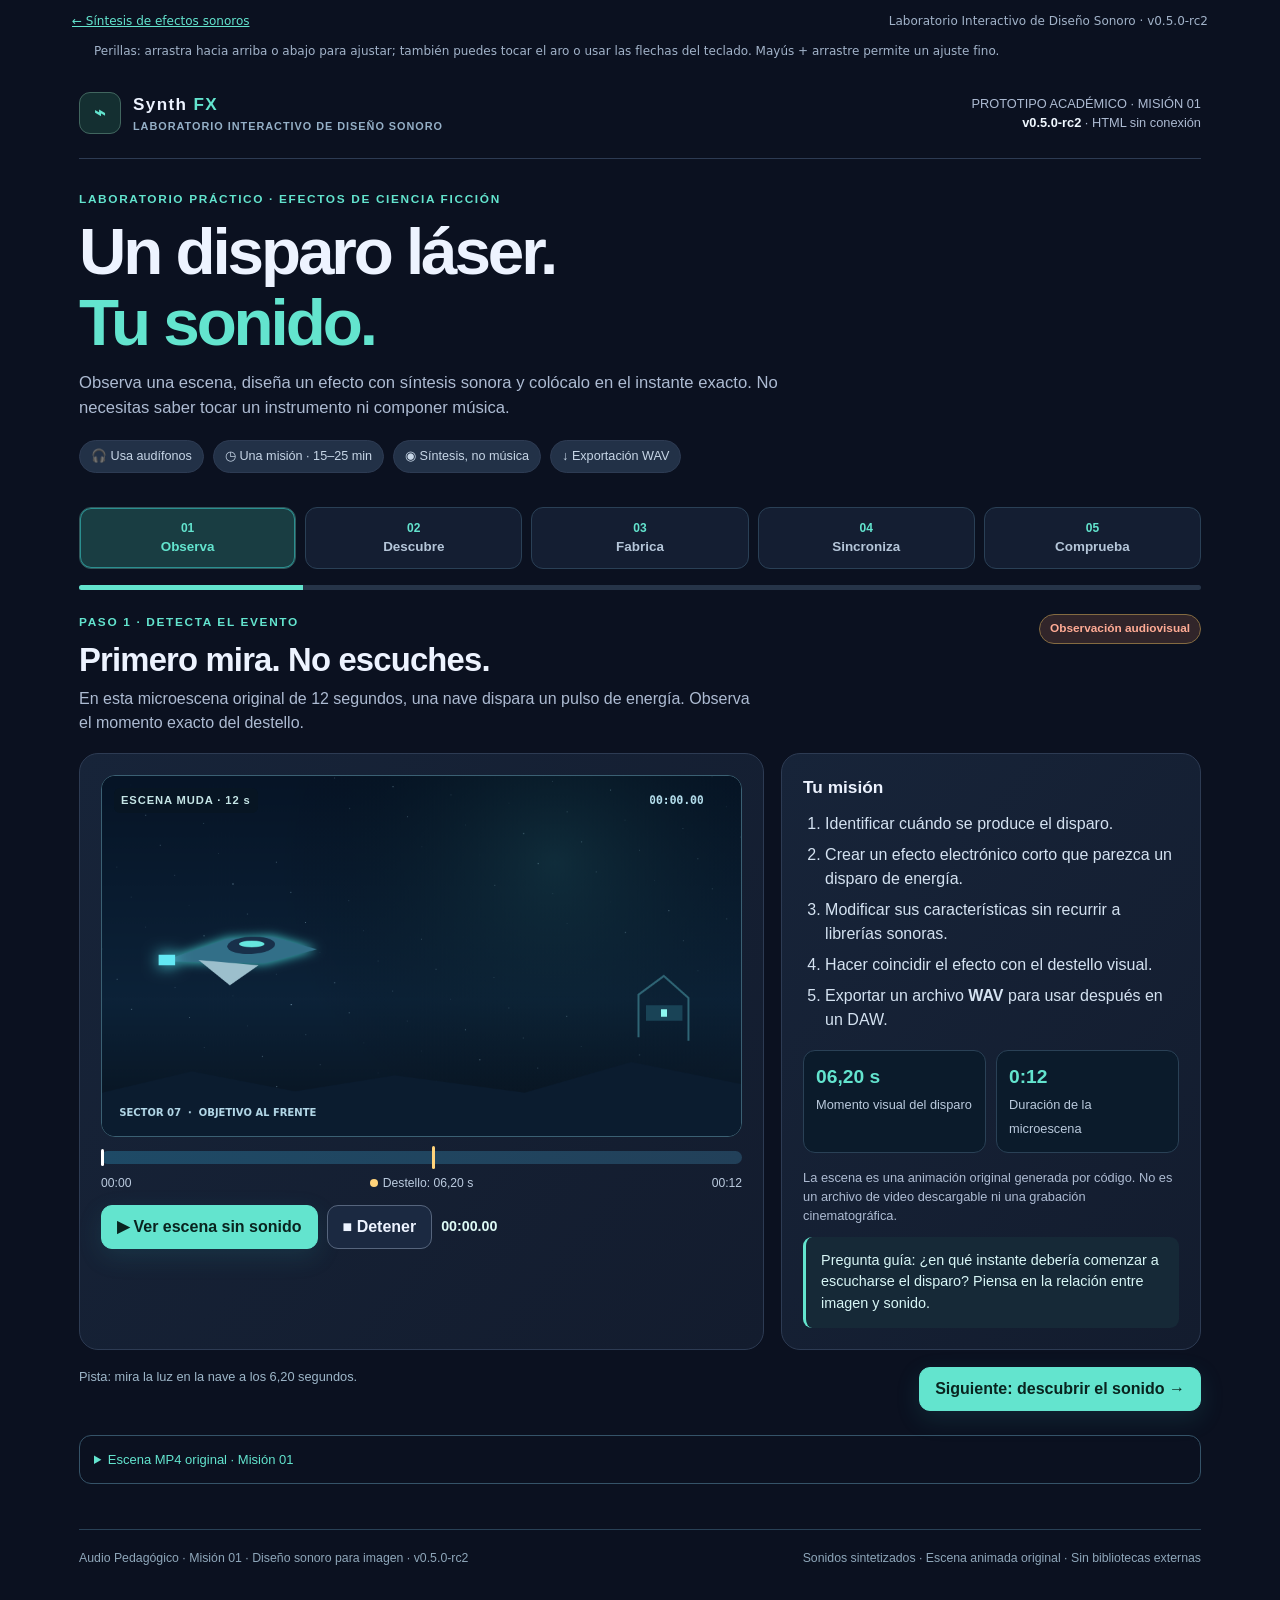
<file: Mision_01_Disparo_Laser.html>
<!DOCTYPE html>
<html lang="es">
<head>
<meta charset="UTF-8"><meta name="viewport" content="width=device-width, initial-scale=1, viewport-fit=cover">
<meta name="theme-color" content="#090f1b">
<meta name="description" content="Laboratorio autónomo de diseño sonoro audiovisual. Misión 01: crear un disparo láser con síntesis, sincronizarlo con la imagen y exportar un WAV.">
<title>Audio Pedagógico · Misión 01 · Diseña un disparo láser</title>
<style>
:root{color-scheme:dark;--bg:#090f1b;--panel:#101b2c;--panel2:#162338;--stroke:#29415a;--text:#eff7ff;--muted:#a2b3c9;--cyan:#63e5de;--cyan2:#18adab;--amber:#ffd37b;--bad:#ff9a92;--ok:#91ebba;--rad:19px}
*{box-sizing:border-box}html{scroll-behavior:smooth}body{margin:0;background:radial-gradient(ellipse at 90% -9%,#134151 0%,transparent 42%),radial-gradient(ellipse at 0% 75%,#131d39 0%,transparent 50%),var(--bg);font:16px/1.5 system-ui,-apple-system,BlinkMacSystemFont,"Segoe UI",sans-serif;color:var(--text);min-height:100vh}button,select,input{font:inherit}button{cursor:pointer}button:focus-visible,input:focus-visible,select:focus-visible{outline:3px solid var(--amber);outline-offset:3px}button:disabled{opacity:.48;cursor:not-allowed}a{color:var(--cyan)}.shell{max-width:1170px;margin:auto;padding:22px 24px 60px}.topbar{display:flex;align-items:center;justify-content:space-between;gap:20px;padding-bottom:24px;border-bottom:1px solid #2a4055}.logo{display:flex;align-items:center;gap:12px;font-weight:850;letter-spacing:.08em;font-size:1.07rem}.mark{display:grid;place-items:center;background:linear-gradient(145deg,#31d6cc,#2681bb);height:42px;width:42px;border-radius:13px;color:#092331;font-weight:900;font-size:1.2rem;box-shadow:0 0 24px #44d4d32c}.edition{color:var(--muted);font-size:.8rem;text-align:right}.eyebrow{font-size:.74rem;letter-spacing:.14em;text-transform:uppercase;color:var(--cyan);font-weight:800}.hero{padding:32px 0 26px}.hero h1{font-size:clamp(2rem,5.2vw,4.1rem);line-height:1.08;letter-spacing:-.047em;max-width:930px;margin:8px 0 13px}.hero h1 em{color:var(--cyan);font-style:normal}.hero p{color:var(--muted);max-width:740px;font-size:1.04rem;margin:0}.chipline{display:flex;gap:9px;flex-wrap:wrap;margin-top:19px}.chip{border:1px solid var(--stroke);border-radius:25px;padding:6px 11px;color:#c7d6e7;font-size:.79rem;background:#15253999}.steps{display:grid;grid-template-columns:repeat(5,1fr);gap:9px;margin:8px 0 16px}.step{background:#121f31;border:1px solid #2a4056;border-radius:12px;padding:11px 7px;color:#b5c6d9;text-align:center;font-size:.84rem;font-weight:700;transition:.2s}.step .num{display:block;font-weight:800;color:var(--cyan);font-size:.75rem}.step[aria-current=step]{background:#173d49;border-color:#3fd3c9;color:#fff;box-shadow:inset 0 0 0 1px #2a8f90}.step.visited:not([aria-current=step]){border-color:#3d837e}.progress{height:5px;background:#263448;border-radius:20px;overflow:hidden;margin-bottom:24px}.progress>div{height:100%;background:linear-gradient(90deg,#1caeab,#a7ffda);transition:width .4s}.section{display:none;animation:rise .25s ease-out}.section.active{display:block}@keyframes rise{from{opacity:0;transform:translateY(10px)}to{opacity:1;transform:none}}.section-header{display:flex;justify-content:space-between;align-items:flex-start;gap:18px;margin-bottom:18px}.section h2{font-size:clamp(1.45rem,3.2vw,2.05rem);letter-spacing:-.025em;margin:3px 0 3px}.section-header p{margin:0;color:var(--muted);max-width:680px}.stage-tag{color:var(--amber);border:1px solid #846b41;background:#3b3020;border-radius:100px;padding:5px 10px;white-space:nowrap;font-size:.74rem;font-weight:750}.columns{display:grid;grid-template-columns:minmax(0,1.24fr) minmax(280px,.76fr);gap:17px}.columns.equal{grid-template-columns:repeat(2,minmax(0,1fr))}.panel{background:linear-gradient(150deg,#142338,#101b2c);border:1px solid #2a4056;border-radius:var(--rad);padding:21px;min-width:0}.panel h3{margin:0 0 11px;font-size:1.08rem}.panel p{color:var(--muted);margin:0 0 11px}.panel .bodytext{color:#d7e6f3}.sceneFrame{border-radius:14px;overflow:hidden;border:1px solid #3b6073;background:#071019;position:relative}.sceneFrame canvas{display:block;width:100%;height:auto;aspect-ratio:16/9}.sceneFrame .corner{position:absolute;top:12px;left:12px;pointer-events:none;color:#c5e5e6;font-size:.7rem;font-weight:750;background:#081622b8;padding:4px 7px;border-radius:6px;letter-spacing:.08em}.controls{display:flex;align-items:center;gap:9px;flex-wrap:wrap;margin-top:13px}.btn{appearance:none;border:1px solid #315367;background:#183144;color:var(--text);border-radius:11px;padding:11px 15px;font-weight:780;line-height:1.25;display:inline-flex;align-items:center;justify-content:center;gap:7px;min-height:43px}.btn:hover{background:#22445b}.btn.primary{color:#052f36;border:1px solid #6cece5;background:linear-gradient(145deg,#91f5e1,#54d6d7);box-shadow:0 8px 25px #31a4a626}.btn.primary:hover{filter:brightness(1.06)}.btn.ghost{background:transparent}.btn.warn{color:#ffe7b9;border-color:#8a6a38;background:#3a3025}.btn.fill{width:100%}.small{font-size:.85rem}.muted{color:var(--muted)}.caption{color:#9eb7c9;font-size:.8rem}.timecode{font-size:.89rem;color:#defbf6;font-variant-numeric:tabular-nums;font-weight:800}.mini-timeline{position:relative;height:13px;border-radius:20px;background:linear-gradient(90deg,#1e4a66,#224059);margin-top:14px;overflow:visible}.mini-timeline .marker{position:absolute;top:-5px;bottom:-5px;width:3px;background:var(--amber);border-radius:2px;left:51.6667%}.mini-timeline .head{position:absolute;left:0%;top:-2px;height:17px;width:3px;background:#fff;border-radius:2px;transition:left .055s linear}.legend{display:flex;gap:16px;flex-wrap:wrap;justify-content:space-between;color:#bbcbdf;font-size:.76rem;margin-top:10px}.dot{display:inline-block;width:8px;height:8px;border-radius:100%;background:var(--amber);margin-right:5px}.facts{display:grid;grid-template-columns:repeat(2,1fr);gap:10px;margin-top:18px}.fact{background:#0b1b2b;border:1px solid #2a4156;border-radius:12px;padding:12px}.fact strong{display:block;color:var(--cyan);font-size:1.2rem}.fact span{font-size:.8rem;color:#bacadd}.sequence{padding-left:22px;margin:9px 0;color:#d4e2f1}.sequence li{margin:7px 0}.callout{background:#143543;border-left:3px solid var(--cyan);border-radius:9px;padding:13px 15px;color:#d8f6f6;font-size:.9rem}.callout.amber{background:#332b23;border-color:var(--amber);color:#ffe7c2}.actions-end{display:flex;justify-content:space-between;gap:10px;flex-wrap:wrap;margin-top:17px}.choices{display:grid;gap:10px;margin:15px 0}.choice{text-align:left;color:#e7f3ff;display:flex;align-items:flex-start;gap:12px;background:#101e2e;border:1px solid #345167;padding:13px 15px;border-radius:12px;min-height:49px}.choice:hover{background:#18324a}.choice .radio{width:19px;height:19px;flex:0 0 19px;border:2px solid #6a94a9;border-radius:50%;margin-top:2px}.choice.chosen{border-color:#74e5d9;background:#184049}.choice.chosen .radio{border-color:#91efdd;background:radial-gradient(circle,#90f5df 40%,transparent 43%)}.feedback{border-radius:12px;padding:13px 15px;font-size:.9rem;background:#173345;color:#e8f8fa;border:1px solid #346577;margin:13px 0}.feedback.good{background:#12382c;border-color:#347e62;color:#d4fce9}.feedback.bad{background:#3b2a28;border-color:#8a534b;color:#ffe5dd}.feedback:empty{display:none}.listen-row{display:flex;gap:10px;flex-wrap:wrap;margin-top:9px}.listen-row .btn{flex:1 1 180px}.mixer{display:grid;grid-template-columns:repeat(2,minmax(0,1fr));gap:15px}.controlGroup{background:#0c1b2c;border:1px solid #2b4761;padding:12px 14px;border-radius:13px;min-width:0}.controlGroup label{display:flex;justify-content:space-between;gap:10px;font-weight:750;font-size:.84rem;color:#deedf8}.controlGroup output{color:var(--cyan);font-variant-numeric:tabular-nums;white-space:nowrap}.controlGroup small{display:block;color:#97aec4;font-size:.75rem;margin-top:7px}input[type=range]{width:100%;accent-color:#5ce5d7;cursor:pointer;margin:11px 0 3px}select{border:1px solid #395d73;border-radius:10px;background:#14283c;color:#f2fdff;padding:10px;width:100%;margin-top:10px;min-height:43px}.presets{display:flex;gap:8px;flex-wrap:wrap;margin-bottom:13px}.preset{border-radius:100px;border:1px solid #416276;background:#1a3041;color:#d9f1f2;padding:8px 12px;font-size:.82rem}.preset:hover{background:#245166}.note{display:flex;align-items:center;gap:9px;color:#c0d4e6;background:#0b1a2c;border:1px solid #2c4761;border-radius:10px;padding:10px 12px;font-size:.82rem}.visualizer{background:#091522;border:1px solid #29485d;border-radius:13px;padding:11px;margin-top:14px}.visualizer canvas{width:100%;height:115px;display:block}.visualizer header{font-size:.76rem;color:#9fbecc;letter-spacing:.06em;text-transform:uppercase;display:flex;justify-content:space-between}.slider-details{display:grid;grid-template-columns:1fr 1fr;gap:12px;margin-top:15px}.stat{background:#0b1b2a;border:1px solid #29465c;border-radius:12px;padding:14px}.stat strong{display:block;font-size:1.26rem;font-variant-numeric:tabular-nums;color:var(--cyan)}.stat span{color:#b3c8dc;font-size:.76rem}.quiz .question{border-top:1px solid #284358;padding-top:20px;margin-top:20px}.quiz .question:first-child{border-top:0;padding-top:0;margin-top:0}.quiz h3{font-size:1rem;margin:0 0 10px}.report{background:#122a38;border:1px solid #367683;border-radius:14px;padding:16px;margin-top:20px}.report strong{color:var(--cyan)}.footer{margin-top:45px;border-top:1px solid #294156;padding-top:19px;display:flex;justify-content:space-between;gap:12px;flex-wrap:wrap;color:#8fa7ba;font-size:.77rem}.hide{display:none!important}.success-line{color:var(--ok)}.warning-line{color:var(--amber)}
@media(max-width:800px){.shell{padding:16px 14px 48px}.topbar{padding-bottom:15px}.hero{padding:23px 0 19px}.steps{gap:5px}.step{font-size:.7rem;padding:9px 3px}.step .num{font-size:.66rem}.columns,.columns.equal{grid-template-columns:1fr}.section-header{align-items:flex-start}.panel{padding:16px}.mixer{gap:9px}.edition{font-size:.71rem}}@media(max-width:450px){.mixer{grid-template-columns:1fr}.section-header{flex-wrap:wrap}.stage-tag{order:-1}.facts{grid-template-columns:1fr 1fr}.slider-details{grid-template-columns:1fr 1fr}.btn{padding:10px 12px}.logo{font-size:.96rem}.mark{height:35px;width:35px}.hero h1{font-size:2.05rem}.steps .step{font-size:.66rem}}
@media(prefers-reduced-motion:reduce){*{scroll-behavior:auto!important;animation:none!important;transition:none!important}}
</style>
<meta name="application-name" content="Audio Pedagógico"><meta name="application-version" content="0.5.0-rc2"><link rel="stylesheet" href="synthfx.css"><script src="synthfx.js"></script><script src="knobs.js" defer></script><link rel="stylesheet" href="tema-tic.css?v=20261125">
</head>
<body><nav class="sfx-home" aria-label="Navegación general"><a href="sintesis.html">← Síntesis de efectos sonoros</a><span>Laboratorio Interactivo de Diseño Sonoro · v0.5.0-rc2</span></nav>
<div class="shell">
<header class="topbar">
  <div class="logo"><div class="mark" aria-hidden="true">⌁</div><div>Synth <span style="color:var(--cyan)">FX</span><div style="font-size:.68rem;letter-spacing:.09em;font-weight:600;color:#95b0c7">LABORATORIO INTERACTIVO DE DISEÑO SONORO</div></div></div>
  <div class="edition">PROTOTIPO ACADÉMICO · MISIÓN 01<br><strong style="color:#f0f8ff">v0.5.0-rc2</strong> · HTML sin conexión</div>
</header>
<div class="hero"><div class="eyebrow">Laboratorio práctico · Efectos de ciencia ficción</div><h1>Un disparo láser.<br><em>Tu sonido.</em></h1><p>Observa una escena, diseña un efecto con síntesis sonora y colócalo en el instante exacto. No necesitas saber tocar un instrumento ni componer música.</p><div class="chipline"><span class="chip">🎧 Usa audífonos</span><span class="chip">◷ Una misión · 15–25 min</span><span class="chip">◉ Síntesis, no música</span><span class="chip">↓ Exportación WAV</span></div></div>
<nav class="steps" aria-label="Etapas de la misión">
<button type="button" class="step" data-go="0" aria-current="step"><span class="num">01</span>Observa</button>
<button type="button" class="step" data-go="1"><span class="num">02</span>Descubre</button>
<button type="button" class="step" data-go="2"><span class="num">03</span>Fabrica</button>
<button type="button" class="step" data-go="3"><span class="num">04</span>Sincroniza</button>
<button type="button" class="step" data-go="4"><span class="num">05</span>Comprueba</button>
</nav>
<div class="progress" role="progressbar" aria-label="Etapas visitadas" aria-valuemin="0" aria-valuemax="5" aria-valuenow="1"><div id="progress" style="width:20%"></div></div>
<main>
<!-- STAGE 1 -->
<section id="stage0" class="section active" aria-labelledby="ttl0"><div class="section-header"><div><div class="eyebrow">Paso 1 · Detecta el evento</div><h2 id="ttl0">Primero mira. No escuches.</h2><p>En esta microescena original de 12 segundos, una nave dispara un pulso de energía. Observa el momento exacto del destello.</p></div><span class="stage-tag">Observación audiovisual</span></div>
<div class="columns"><div class="panel"><div class="sceneFrame"><canvas id="scene0" width="960" height="540" role="img" aria-label="Escena animada de una nave de ciencia ficción: dispara un pulso luminoso hacia un objetivo a los 6,2 segundos"></canvas><span class="corner">ESCENA MUDA · 12 s</span></div><div class="mini-timeline"><div class="marker"></div><div class="head" id="head0"></div></div><div class="legend"><span>00:00</span><span><i class="dot"></i>Destello: 06,20 s</span><span>00:12</span></div><div class="controls"><button class="btn primary" id="playScene0">▶ Ver escena sin sonido</button><button class="btn ghost" id="stopScene0">■ Detener</button><span class="timecode" id="time0">00:00.00</span></div></div>
<div class="panel"><h3>Tu misión</h3><ol class="sequence"><li>Identificar cuándo se produce el disparo.</li><li>Crear un efecto electrónico corto que parezca un disparo de energía.</li><li>Modificar sus características sin recurrir a librerías sonoras.</li><li>Hacer coincidir el efecto con el destello visual.</li><li>Exportar un archivo <strong>WAV</strong> para usar después en un DAW.</li></ol><div class="facts"><div class="fact"><strong>06,20 s</strong><span>Momento visual del disparo</span></div><div class="fact"><strong>0:12</strong><span>Duración de la microescena</span></div></div><p class="caption" style="margin-top:15px">La escena es una animación original generada por código. No es un archivo de video descargable ni una grabación cinematográfica.</p><div class="callout">Pregunta guía: ¿en qué instante debería comenzar a escucharse el disparo? Piensa en la relación entre imagen y sonido.</div></div></div><div class="actions-end"><span class="caption">Pista: mira la luz en la nave a los 6,20 segundos.</span><button class="btn primary" data-go="1">Siguiente: descubrir el sonido →</button></div></section>
<!-- STAGE 2 -->
<section id="stage1" class="section" aria-labelledby="ttl1"><div class="section-header"><div><div class="eyebrow">Paso 2 · Escucha y formula una hipótesis</div><h2 id="ttl1">¿Qué sonido parece un láser?</h2><p>Ambos ejemplos son sintetizados. Tienen una duración similar, pero su frecuencia se mueve en direcciones contrarias. Escúchalos antes de responder.</p></div><span class="stage-tag">Percepción de altura</span></div>
<div class="columns equal"><div class="panel"><h3>Escucha A y B</h3><div class="listen-row"><button class="btn primary" id="listenA">▶ Escuchar A</button><button class="btn primary" id="listenB">▶ Escuchar B</button><button class="btn ghost" id="listenAB">⇄ Comparar A/B</button><button class="btn ghost stopAudio">■ Detener audio</button></div><p class="caption" style="margin-top:16px">A: barrido de frecuencia ascendente. B: barrido de frecuencia descendente. Las señales son experimentos sintéticos, no sonidos reales de armas.</p><div class="visualizer"><header><span>Altura aproximada a lo largo del tiempo</span><span>agudo ↑</span></header><canvas id="pitchPlot" width="640" height="230" aria-label="Dos líneas, una ascendente y una descendente, que representan los barridos de frecuencia A y B"></canvas></div><div class="callout" style="margin-top:13px">Una frecuencia que baja rápidamente puede producir la sensación de un disparo electrónico descendente. No es la única forma de diseñarlo.</div></div>
<div class="panel"><h3>Primera decisión</h3><p class="bodytext">Para crear un disparo láser con una caída de altura claramente perceptible, ¿qué opción elegirías?</p><div class="choices" id="choicesPitch"><button class="choice" data-answer="a"><span class="radio"></span><span>Un sonido que conserva la misma frecuencia.</span></button><button class="choice" data-answer="b"><span class="radio"></span><span>Un sonido que empieza agudo y baja rápidamente.</span></button><button class="choice" data-answer="c"><span class="radio"></span><span>Un sonido que empieza grave y sube rápidamente.</span></button></div><div class="feedback" id="feedbackPitch" role="status"></div><button class="btn ghost" id="hintPitch">¿Necesitas una pista?</button><p class="caption hide" id="hintTextPitch" style="margin-top:9px">Escucha B de nuevo: ¿sientes que la altura termina más baja que al comienzo?</p></div></div><div class="actions-end"><button class="btn ghost" data-go="0">← Volver</button><button class="btn primary" data-go="2">Siguiente: fabricar el efecto →</button></div></section>
<!-- STAGE 3 -->
<section id="stage2" class="section" aria-labelledby="ttl2"><div class="section-header"><div><div class="eyebrow">Paso 3 · Laboratorio de síntesis</div><h2 id="ttl2">Fabrica tu propio disparo.</h2><p>Cambia los controles y escucha cómo se transforma el efecto. <strong>No estás creando notas musicales:</strong> estás modelando un evento sonoro.</p></div><span class="stage-tag">Experimentación guiada</span></div>
<div class="columns"><div class="panel"><h3>Tu sintetizador de efectos</h3><div class="presets"><button class="preset" data-preset="classic">⚡ Láser breve</button><button class="preset" data-preset="heavy">◈ Láser pesado</button><button class="preset" data-preset="soft">⌁ Pulso suave</button></div><div class="mixer"><div class="controlGroup"><label for="wave">Oscilador <output>Forma de onda</output></label><select id="wave"><option value="saw">Diente de sierra (rico en armónicos)</option><option value="triangle">Triangular (armónicos impares suaves)</option><option value="sine">Senoidal (pura)</option><option value="square">Cuadrada (armónicos impares)</option></select><small>Define la riqueza armónica del timbre.</small></div><div class="controlGroup"><label for="bright">Brillo <output id="oBright">65 %</output></label><input id="bright" type="range" min="0" max="100" step="5" value="65"><small>Aumenta o reduce los armónicos superiores.</small></div><div class="controlGroup"><label for="fStart">Frecuencia inicial <output id="oStart">1.200 Hz</output></label><input id="fStart" type="range" min="250" max="2200" step="50" value="1200"><small>El tono al comienzo: más agudo o grave.</small></div><div class="controlGroup"><label for="fEnd">Frecuencia final <output id="oEnd">160 Hz</output></label><input id="fEnd" type="range" min="80" max="1400" step="20" value="160"><small>Hacia dónde llega el barrido de pitch.</small></div><div class="controlGroup"><label for="dur">Duración <output id="oDur">0,42 s</output></label><input id="dur" type="range" min="0.12" max="1.2" step="0.02" value="0.42"><small>Tiempo total del disparo.</small></div><div class="controlGroup"><label for="attack">Ataque <output id="oAttack">0,010 s</output></label><input id="attack" type="range" min="0.001" max="0.12" step="0.001" value="0.010"><small>Qué tan rápido aparece el sonido.</small></div></div><div class="controls"><button class="btn primary" id="playCustom">▶ Probar mi disparo</button><button class="btn ghost stopAudio">■ Detener</button><button class="btn warn" id="downloadWav">↓ Exportar efecto WAV</button></div><div class="note" style="margin-top:12px">♬ El sonido se genera dentro de tu navegador. No utiliza muestras comerciales, servidores ni Internet.</div></div>
<div class="panel"><h3>¿Qué está cambiando?</h3><div class="visualizer"><header><span>Trayectoria de la frecuencia (teórica)</span><span id="freqDirection">↘ Descendente</span></header><canvas id="modelPlot" width="640" height="230" aria-label="Curva teórica de la frecuencia durante el disparo"></canvas></div><div class="slider-details"><div class="stat"><strong id="spread">1.040 Hz</strong><span>Variación entre inicio y final</span></div><div class="stat"><strong id="durationText">0,42 s</strong><span>Tiempo del efecto</span></div></div><div class="callout" id="synthExplain" style="margin-top:15px">Con una frecuencia que cae rápidamente y una envolvente corta, produces un disparo electrónico de carácter descendente.</div><h3 style="margin-top:20px">Experimento</h3><p>Escucha el sonido senoidal y luego el de diente de sierra con las mismas frecuencias. ¿Cuál tiene más aspereza? Cambia el oscilador, escucha y justifica tu elección.</p><p class="caption">La gráfica es un modelo de la frecuencia fundamental, no un analizador FFT ni una medición del sonido de tu dispositivo.</p></div></div><div class="actions-end"><button class="btn ghost" data-go="1">← Volver</button><button class="btn primary" data-go="3">Siguiente: sincronizar con la imagen →</button></div></section>
<!-- STAGE 4 -->
<section id="stage3" class="section" aria-labelledby="ttl3"><div class="section-header"><div><div class="eyebrow">Paso 4 · Del sonido a la imagen</div><h2 id="ttl3">Sincroniza el disparo.</h2><p>Ahora sí: la escena tendrá sonido. Mueve la posición del efecto, reproduce el resultado y decide si lo oyes antes, durante o después del destello.</p></div><span class="stage-tag">Montaje sonoro</span></div><div class="columns"><div class="panel"><div class="sceneFrame"><canvas id="scene3" width="960" height="540" role="img" aria-label="Escena animada: el disparo visual ocurre a los 6,2 segundos; el efecto sonoro se reproduce en la posición elegida"></canvas><span class="corner">PREVISUALIZACIÓN SONORIZADA · 12 s</span></div><div class="mini-timeline"><div class="marker"></div><div class="head" id="head3"></div><div class="soundMarker" id="soundMarker" style="position:absolute;top:-4px;bottom:-4px;width:4px;background:var(--cyan);border-radius:2px;left:44.1667%;pointer-events:none"></div></div><div class="legend"><span>00:00</span><span><i class="dot"></i>Destello: 06,20 s</span><span style="color:var(--cyan)">│ Tu audio</span><span>00:12</span></div><div class="controls"><button class="btn primary" id="playSynced">▶ Reproducir escena + sonido</button><button class="btn ghost" id="stopScene3">■ Detener</button><span class="timecode" id="time3">00:00.00</span></div></div>
<div class="panel"><h3>¿Dónde empieza tu efecto?</h3><div class="controlGroup"><label for="syncAt">Posición en la escena <output id="oSync">5,30 s</output></label><input id="syncAt" type="range" min="4.5" max="7.5" step="0.05" value="5.3"><small>El disparo visual ocurre exactamente en <strong>6,20 s</strong>.</small></div><div class="slider-details"><div class="stat"><strong id="syncDelta">−0,90 s</strong><span>Desfase respecto al destello</span></div><div class="stat"><strong id="syncState">Adelantado</strong><span>Diagnóstico temporal</span></div></div><div class="controls"><button class="btn ghost" id="analyzeSync">✓ Analizar sincronía</button><button class="btn ghost" id="alignSync">◎ Ajustar al destello</button></div><div class="feedback" id="syncFeedback" role="status">Primero reproduce la escena con el audio desalineado. Después corrige la posición y compara.</div><div class="callout amber">En un DAW harás algo equivalente: desplazar un clip WAV en la línea de tiempo hasta que su inicio coincida con el evento visual.</div></div></div><div class="actions-end"><button class="btn ghost" data-go="2">← Volver al sintetizador</button><button class="btn primary" data-go="4">Siguiente: comprobar lo aprendido →</button></div></section>
<!-- STAGE 5 -->
<section id="stage4" class="section" aria-labelledby="ttl4"><div class="section-header"><div><div class="eyebrow">Paso 5 · Comprueba lo aprendido</div><h2 id="ttl4">¿Puedes explicar lo que hiciste?</h2><p>Cuatro decisiones breves. Si te equivocas, recibirás una explicación y podrás cambiar tu respuesta. Lo importante es comprender el procedimiento.</p></div><span class="stage-tag">Autoevaluación</span></div><div class="columns"><div class="panel quiz" id="quizContainer"></div><div class="panel"><h3>Antes de terminar</h3><p class="bodytext">Comprueba que puedas:</p><ol class="sequence"><li>Reconocer un barrido ascendente y uno descendente.</li><li>Distinguir la forma de onda del movimiento de frecuencia.</li><li>Explicar qué hace la envolvente temporal.</li><li>Colocar un efecto en el momento exacto de la imagen.</li><li>Exportar el efecto como WAV para trabajarlo en un DAW.</li></ol><div class="callout"><strong>Próxima etapa — no incluida todavía.</strong><br>Usar MorningDAW únicamente para importar un video y tu efecto WAV, sincronizarlos, ajustar niveles y exportar la escena. No se abordarán composición ni producción musical.</div><button class="btn warn fill" id="downloadWav2" style="margin-top:16px">↓ Descargar mi disparo WAV</button><p class="caption" style="margin-top:10px">Guarda el archivo. Es el material de partida para la futura práctica en MorningDAW.</p></div></div><div class="report hide" id="quizReport" role="status"></div><div class="actions-end"><button class="btn ghost" data-go="3">← Volver a sincronizar</button><button class="btn primary" id="evaluateQuiz">Revisar respuestas</button></div></section>
<aside class="sfx-resource"><details><summary>Escena MP4 original · Misión 01</summary><video controls playsinline preload="metadata" src="Escena_Muda_Mision_01.mp4" aria-label="Escena muda original de la misión 01"></video><p>Este video es la referencia muda para descargar y trabajar en un DAW. Los controles de sincronización de la misión usan la animación Canvas original.</p><a href="Escena_Muda_Mision_01.mp4" download>Descargar MP4</a></details></aside></main>
<footer class="footer"><span>Audio Pedagógico · Misión 01 · Diseño sonoro para imagen · v0.5.0-rc2</span><span>Sonidos sintetizados · Escena animada original · Sin bibliotecas externas</span></footer>
</div>
<script>
'use strict';
(()=>{
 const $=s=>document.querySelector(s), $$=s=>Array.from(document.querySelectorAll(s));
 const TOTAL=12, EVENT=6.2; let stage=0,visited=new Set([0]),audioCtx=null, liveSources=[], running=null,raf=0, compareTimer=null; let quizAnswers={}, experience={heardAB:false,generated:false,previewed:false,exported:false};
 const fmt=(x,n=2)=>Number(x).toFixed(n).replace('.',','), timeFmt=x=>'00:'+String(Math.floor(Math.max(0,x))).padStart(2,'0')+'.'+String(Math.round((Math.max(0,x)%1)*100)).padStart(2,'0');
 function go(i){stopScene(); stopAudio();stage=Number(i);if(stage<0||stage>4)return;visited.add(stage);$$('.section').forEach((s,j)=>s.classList.toggle('active',j===stage));$$('[data-go]').forEach(b=>{if(b.classList.contains('step')){b.removeAttribute('aria-current');if(+b.dataset.go===stage)b.setAttribute('aria-current','step');b.classList.toggle('visited',visited.has(+b.dataset.go))}});$('#progress').style.width=`${visited.size*20}%`;$('[role="progressbar"]').setAttribute('aria-valuenow',String(visited.size));window.scrollTo({top:0,behavior:'smooth'});if(stage===1)plotPitch();if(stage===2)updateSynth();if(stage===3)updateSync();if(stage===4)renderQuiz();}
 $$('[data-go]').forEach(b=>b.addEventListener('click',()=>go(b.dataset.go)));
 let lastAudioError='';
 async function ensureAudio(){const request=++audioRequest;try{if(!audioCtx){const AC=window.AudioContext||window.webkitAudioContext;if(!AC)throw Error('Tu navegador no dispone de Web Audio. Utiliza Chrome, Safari o Firefox actualizado.');audioCtx=new AC();}if(audioCtx.state!=='running')await audioCtx.resume();await Promise.resolve();if(request!==audioRequest)throw Error('Reproducción cancelada.');if(audioCtx.state!=='running')throw Error('Audio suspendido. Toca el botón nuevamente y revisa el volumen.');return audioCtx;}catch(e){if(e.message==='Reproducción cancelada.')throw e;lastAudioError=e.message;alert('No se pudo iniciar el sonido. '+lastAudioError);throw e;}}
 let audioRequest=0;function stopAudio(){audioRequest++;if(compareTimer){clearTimeout(compareTimer);compareTimer=null;}liveSources.forEach(s=>{try{s.stop()}catch(_){}});liveSources=[];}
 function params(){return {wave:$('#wave').value,bright:+$('#bright').value/100,start:+$('#fStart').value,end:+$('#fEnd').value,dur:+$('#dur').value,attack:+$('#attack').value};}
 // Una fuente PCM compartida por la escucha interactiva y el archivo WAV: ningún audio externo.
 // El barrido exponencial f(t) se integra para calcular la fase. Los parciales se limitan por Nyquist.
 function synth(p,rate=44100){const samples=Math.max(1,Math.ceil(p.dur*rate)),out=new Float32Array(samples);let phase=0,peak=0,seed=14895;
 for(let i=0;i<samples;i++){
  const t=i/rate,u=Math.min(1,t/p.dur),f=p.start*Math.pow(Math.max(0.01,p.end)/Math.max(1,p.start),u);phase+=2*Math.PI*f/rate;
  const maxH=Math.min(16,Math.floor(rate/(2*f)));let v=0,norm=0;
  for(let h=1;h<=maxH;h++){
   let amp=h===1?(p.wave==='saw'?-1:1):(p.wave==='sine'?0:(p.wave==='triangle'?(h%2===1?p.bright*Math.pow(-1,(h-1)/2)/(h*h):0):p.wave==='square'?(h%2===1?p.bright/h:0):-p.bright/h));
   if(!amp)continue;v+=amp*Math.sin(h*phase);norm+=Math.abs(amp);
  }
  v=norm?v/norm:0;
  const a=Math.min(p.attack,p.dur*.48),envAttack=Math.min(1,(t+1/rate)/Math.max(a,1/rate));
  const decay=Math.pow(Math.max(0,1-u),1.15);
  // Un transitorio tenue ayuda a percibir el ataque sin convertirlo en sonido grabado.
  seed=(seed*1664525+1013904223)>>>0;const noise=(seed/4294967295*2-1)*.035*p.bright*Math.exp(-t*38);
  const samp=(v+noise)*envAttack*decay;out[i]=samp;peak=Math.max(peak,Math.abs(samp));
 }
 if(peak>0){const scale=.74/peak;for(let i=0;i<out.length;i++)out[i]*=scale;}
 return out;
 }
 function schedule(samples,when=0){if(!audioCtx)return;const b=audioCtx.createBuffer(1,samples.length,44100);b.copyToChannel(samples,0);const src=audioCtx.createBufferSource();src.buffer=b;const out=audioCtx.createGain();out.gain.value=1;src.connect(out);out.connect(audioCtx.destination);src.onended=()=>{liveSources=liveSources.filter(x=>x!==src);try{src.disconnect();out.disconnect()}catch(_){}};src.start(when||audioCtx.currentTime+0.025);liveSources.push(src);return src;}
 async function playTone(p){stopAudio();try{const c=await ensureAudio();schedule(synth(p,44100));}catch(_){}}
 const aPreset={wave:'saw',bright:.70,start:230,end:1250,dur:.44,attack:.006};
 const bPreset={wave:'saw',bright:.70,start:1250,end:170,dur:.44,attack:.006};
 $('#listenA').addEventListener('click',()=>{experience.heardAB=true;playTone(aPreset)});
 $('#listenB').addEventListener('click',()=>{experience.heardAB=true;playTone(bPreset)});
 $('#listenAB').addEventListener('click',async()=>{stopAudio();try{const c=await ensureAudio();const start=c.currentTime+.035;schedule(synth(aPreset,44100),start);schedule(synth(bPreset,44100),start+.75);experience.heardAB=true;}catch(_){}});
 $$('.stopAudio').forEach(b=>b.addEventListener('click',stopAudio));
 $$('#choicesPitch .choice');
 $$('#choicesPitch .choice').forEach(el=>el.addEventListener('click',()=>{const id=el.dataset.answer;$$('#choicesPitch .choice').forEach(c=>c.classList.toggle('chosen',c===el));let fb=$('#feedbackPitch');fb.className='feedback '+(id==='b'?'good':'bad');fb.textContent=id==='b'?'Correcto. Un barrido descendente empieza más agudo y termina más grave. Ahora escucharás esa dirección de movimiento en tu propio diseño.':id==='a'?'Una frecuencia fija mantiene la altura casi constante. Prueba un barrido descendente y escucha el contraste.':'Eso describe un barrido ascendente, como el ejemplo A. Para esta misión buscamos una caída de altura, como el ejemplo B.';}));
 $('#hintPitch').addEventListener('click',()=>$('#hintTextPitch').classList.toggle('hide'));
 const pPresets={classic:{wave:'saw',bright:65,start:1200,end:160,dur:.42,attack:.010},heavy:{wave:'square',bright:85,start:620,end:95,dur:.85,attack:.018},soft:{wave:'sine',bright:0,start:950,end:260,dur:.35,attack:.007}};
 function updateSynth(){const p=params();$('#oBright').textContent=`${Math.round(p.bright*100)} %`;$('#oStart').textContent=`${p.start.toLocaleString('es-CO')} Hz`;$('#oEnd').textContent=`${p.end.toLocaleString('es-CO')} Hz`;$('#oDur').textContent=`${fmt(p.dur)} s`;$('#oAttack').textContent=`${fmt(p.attack,3)} s`;$('#spread').textContent=`${Math.abs(p.start-p.end).toLocaleString('es-CO')} Hz`;$('#durationText').textContent=`${fmt(p.dur)} s`;const descending=p.start>p.end;$('#freqDirection').textContent=descending?'↘ Descendente':p.start<p.end?'↗ Ascendente':'→ Constante';$('#synthExplain').textContent=descending?'Este ajuste produce un barrido descendente: el sonido comienza más agudo y desciende durante el disparo. Ajusta el ataque y la duración para cambiar su carácter.':p.start<p.end?'Este ajuste sube de frecuencia. Puedes escuchar un efecto ascendente, como una carga de energía. Para un disparo descendente, coloca la frecuencia inicial por encima de la final.':'Aquí la altura prácticamente no cambia. Prueba separar las frecuencias inicial y final para escuchar el barrido.';drawModel();}
 $$('#stage2 input,#stage2 select').forEach(e=>e.addEventListener('input',updateSynth));$$('[data-preset]').forEach(b=>b.addEventListener('click',()=>{const p=pPresets[b.dataset.preset];for(const [k,v] of Object.entries(p)){$('#'+(k==='start'?'fStart':k==='end'?'fEnd':k)).value=String(k==='bright'?v:v)}updateSynth();}));
 $('#playCustom').addEventListener('click',()=>{experience.generated=true;playTone(params());});
 function wavBytes(samples,rate){const ab=new ArrayBuffer(44+samples.length*2),d=new DataView(ab);const str=(at,s)=>{for(let i=0;i<s.length;i++)d.setUint8(at+i,s.charCodeAt(i))};str(0,'RIFF');d.setUint32(4,36+samples.length*2,true);str(8,'WAVE');str(12,'fmt ');d.setUint32(16,16,true);d.setUint16(20,1,true);d.setUint16(22,1,true);d.setUint32(24,rate,true);d.setUint32(28,rate*2,true);d.setUint16(32,2,true);d.setUint16(34,16,true);str(36,'data');d.setUint32(40,samples.length*2,true);for(let i=0;i<samples.length;i++)d.setInt16(44+i*2,Math.round(Math.max(-1,Math.min(1,samples[i]))*32767),true);return ab;}
 function exportWav(){const rate=44100,data=wavBytes(synth(params(),rate),rate),blob=new Blob([data],{type:'audio/wav'}),url=URL.createObjectURL(blob),a=document.createElement('a');a.href=url;a.download='SynthFX_Laser_Mision01.wav';document.body.appendChild(a);a.click();a.remove();experience.exported=true;setTimeout(()=>URL.revokeObjectURL(url),20000);}
 $('#downloadWav').addEventListener('click',exportWav);$('#downloadWav2').addEventListener('click',exportWav);
 function drawScene(canvas,t){if(!canvas)return;const c=canvas.getContext('2d'),w=960,h=540;c.clearRect(0,0,w,h);const bg=c.createLinearGradient(0,0,0,h);bg.addColorStop(0,'#061426');bg.addColorStop(.62,'#0c2238');bg.addColorStop(1,'#08121d');c.fillStyle=bg;c.fillRect(0,0,w,h);
 // Campo estelar determinista.
 for(let i=0;i<95;i++){const xx=((i*109.1+43)%960),yy=((i*57.8+13)%475),s=.7+((i*17)%12)/12;c.fillStyle=`rgba(190,235,255,${.20+((i*29)%7)/18})`;c.fillRect(xx,yy,s,s);}
 const neb=c.createRadialGradient(680,130,0,680,130,420);neb.addColorStop(0,'#1f535655');neb.addColorStop(1,'#00000000');c.fillStyle=neb;c.fillRect(0,0,w,h);
 // Paisaje, objetivo fijo y naves.
 c.fillStyle='#0b1c2f';c.beginPath();c.moveTo(0,475);c.lineTo(135,443);c.lineTo(290,473);c.lineTo(440,449);c.lineTo(635,475);c.lineTo(795,429);c.lineTo(960,462);c.lineTo(960,540);c.lineTo(0,540);c.fill();
 c.strokeStyle='#2f6575';c.lineWidth=3;c.beginPath();c.moveTo(806,392);c.lineTo(806,328);c.lineTo(844,300);c.lineTo(881,333);c.lineTo(881,397);c.stroke();c.fillStyle='#194356';c.fillRect(817,344,55,23);c.fillStyle='#8df8f0';c.fillRect(840,350,9,11);
 const sx=220+Math.min(t,11)*10, sy=260+Math.sin(t*1.1)*7;
 c.save();c.translate(sx,sy);c.shadowColor='#47d3d4';c.shadowBlur=16;c.fillStyle='#326f88';c.beginPath();c.moveTo(-130,18);c.lineTo(-31,-16);c.lineTo(36,-19);c.lineTo(103,0);c.lineTo(24,21);c.closePath();c.fill();c.shadowBlur=0;c.fillStyle='#9cbfcc';c.beginPath();c.moveTo(-75,16);c.lineTo(15,24);c.lineTo(-28,54);c.closePath();c.fill();c.fillStyle='#18304a';c.beginPath();c.ellipse(4,-6,36,13,-.05,0,Math.PI*2);c.fill();c.fillStyle='#66e6de';c.beginPath();c.ellipse(5,-8,19,5,0,0,Math.PI*2);c.fill();c.fillStyle='#63e8f4';c.shadowColor='#54e4ed';c.shadowBlur=25;c.fillRect(-135,8,25,16);c.restore();
 const begins=EVENT,impact=6.85,fire=t>=begins&&t<=impact; if(fire){const u=(t-begins)/(impact-begins),fromX=sx+103,fromY=sy+3,targetX=840,targetY=352,ex=fromX+(targetX-fromX)*u,ey=fromY+(targetY-fromY)*u;c.strokeStyle='#3fe4f9';c.lineWidth=7;c.shadowColor='#39f9fc';c.shadowBlur=24;c.beginPath();c.moveTo(fromX,fromY);c.lineTo(ex,ey);c.stroke();c.shadowBlur=0;c.fillStyle='#d9fff5';c.beginPath();c.arc(ex,ey,10,0,7);c.fill();if(u<.17){c.fillStyle='#9cfff5';c.shadowColor='#7ffff4';c.shadowBlur=45;c.beginPath();c.arc(fromX,fromY,24*(1-u/.2)+4,0,7);c.fill();} }
 if(t>impact&&t<impact+.65){const q=(t-impact)/.65;c.strokeStyle=`rgba(143,243,229,${1-q})`;c.lineWidth=5;c.shadowColor='#85edc9';c.shadowBlur=15;c.beginPath();c.arc(842,351,10+110*q,0,7);c.stroke();}
 c.shadowBlur=0;c.fillStyle='#b4d9e9';c.font='600 15px system-ui';c.fillText('SECTOR 07  ·  OBJETIVO AL FRENTE',26,510);c.fillStyle='#b7e1ef';c.font='600 17px monospace';c.fillText(timeFmt(Math.min(12,t)),822,42);
 }
 const renderScenes=()=>{drawScene($('#scene0'),0);drawScene($('#scene3'),0)};
 async function startScene(which){stopScene();stopAudio();try{const c=await ensureAudio();const sound=which===3;const pcm=sound?synth(params(),44100):null;const start=c.currentTime+.07;let soundAt=+$('#syncAt').value;if(sound){schedule(pcm,start+soundAt);experience.previewed=true;}running={which,start};const animate=()=>{if(!running)return;const sec=Math.max(0,Math.min(TOTAL,c.currentTime-running.start));drawScene($('#scene'+which),sec);$('#head'+which).style.left=`${100*sec/TOTAL}%`;$('#time'+which).textContent=timeFmt(sec);if(sec<TOTAL){raf=requestAnimationFrame(animate)}else{running=null;}};animate();}catch(_){}}
 function stopScene(){if(raf)cancelAnimationFrame(raf);raf=0;if(running){const k=running.which;running=null;$('#time'+k).textContent='00:00.00';$('#head'+k).style.left='0%';drawScene($('#scene'+k),0);}stopAudio();}
 $('#playScene0').addEventListener('click',()=>startScene(0));$('#playSynced').addEventListener('click',()=>startScene(3));$('#stopScene0').addEventListener('click',stopScene);$('#stopScene3').addEventListener('click',stopScene);
 function updateSync(){const at=+$('#syncAt').value,delta=at-EVENT;$('#oSync').textContent=fmt(at)+' s';$('#syncDelta').textContent=(delta>0?'+':delta<0?'−':'')+fmt(Math.abs(delta))+' s';$('#syncState').textContent=Math.abs(delta)<=.10?'Alineado':delta<0?'Adelantado':'Retrasado';$('#soundMarker').style.left=`${at/TOTAL*100}%`;}
 $('#syncAt').addEventListener('input',()=>{updateSync();$('#syncFeedback').className='feedback';$('#syncFeedback').textContent='Has movido el audio. Reproduce la escena y escucha si ahora coincide con el destello.';});$('#alignSync').addEventListener('click',()=>{$('#syncAt').value=String(EVENT);updateSync();$('#syncFeedback').className='feedback good';$('#syncFeedback').textContent='El inicio del sonido está colocado en 6,20 s, coincidiendo con el destello. Reproduce para comprobarlo escuchando.';});$('#analyzeSync').addEventListener('click',()=>{const d=+$('#syncAt').value-EVENT,fb=$('#syncFeedback');fb.className='feedback '+(Math.abs(d)<=.1?'good':'bad');fb.textContent=Math.abs(d)<=.1?'Bien alineado: el efecto empieza con el destello visual. Comprueba la sensación al reproducirlo.':d<0?`Tu audio empieza ${fmt(Math.abs(d))} s antes del destello. Desplázalo hacia la derecha en la línea de tiempo.`:`Tu audio empieza ${fmt(d)} s después del destello. Desplázalo hacia la izquierda en la línea de tiempo.`;});
 const questions=[
  {q:'1. ¿Cuál de estas acciones produce un láser descendente?',a:['Mantener la frecuencia constante','Hacer un barrido rápido de agudo a grave','Subir el volumen sin cambiar la frecuencia'],right:1,why:'El pitch cambia cuando se modifica la frecuencia fundamental. Una caída rápida produce un barrido descendente.'},
  {q:'2. ¿Qué cambia principalmente al pasar de una onda senoidal a una de diente de sierra?',a:['El contenido de armónicos y, por tanto, el timbre','La posición del clip en la escena','La duración del video'],right:0,why:'El contenido armónico determina gran parte del timbre. El oscilador no mueve por sí solo el clip en el tiempo.'},
  {q:'3. Si quieres un disparo muy breve y seco, ¿qué deberías reducir?',a:['El brillo de la interfaz','La duración y el tiempo de ataque, según el efecto','La velocidad de reproducción del video'],right:1,why:'La envolvente y la duración controlan cuánto tarda en comenzar y desaparecer el efecto.'},
  {q:'4. En el video, el destello aparece a los 6,20 segundos. ¿Dónde colocas el inicio del efecto?',a:['En cualquier lugar si el efecto es bonito','A los 6,20 s, y luego verificas escuchando','Siempre al comenzar el video (0 s)'],right:1,why:'Sincronizar implica hacer coincidir la referencia sonora elegida con el evento visible. El ajuste perceptual se verifica escuchando.'}
 ];
 function renderQuiz(){const container=$('#quizContainer');container.innerHTML=questions.map((q,i)=>`<div class="question"><h3>${q.q}</h3><div class="choices">${q.a.map((a,j)=>`<button type="button" class="choice ${quizAnswers[i]===j?'chosen':''}" data-quiz="${i}" data-opt="${j}"><span class="radio"></span><span>${a}</span></button>`).join('')}</div><div id="fbQ${i}" class="feedback ${quizAnswers[i]===undefined?'':quizAnswers[i]===q.right?'good':'bad'}" role="status">${quizAnswers[i]===undefined?'Selecciona una respuesta para recibir retroalimentación.':quizAnswers[i]===q.right?'Correcto. '+q.why:'Todavía no. '+q.why+' Puedes intentarlo de nuevo.'}</div></div>`).join('');$$('[data-quiz]').forEach(b=>b.addEventListener('click',()=>{const i=+b.dataset.quiz,j=+b.dataset.opt;quizAnswers[i]=j;renderQuiz();}));}
 $('#evaluateQuiz').addEventListener('click',()=>{const answered=Object.keys(quizAnswers).length,points=questions.filter((q,i)=>quizAnswers[i]===q.right).length,fb=$('#quizReport');fb.classList.remove('hide');fb.innerHTML=`<strong>Resultado: ${points}/4 respuestas correctas.</strong><br>${answered<4?'Te falta responder '+(4-answered)+' pregunta(s). ':' '}${points===4?'Comprendes la relación entre barrido de pitch, timbre, duración y sincronización.': 'Revisa las explicaciones de las respuestas incorrectas y vuelve a intentarlo.'}<br><span class="small">${!experience.generated?'Sugerencia: prueba tu propio sonido en el sintetizador. ':''}${!experience.previewed?'Reproduce la escena sonorizada para comparar imagen y audio. ':''}${!experience.exported?'Cuando estés conforme, descarga tu WAV.':''}</span>`;fb.scrollIntoView({block:'nearest',behavior:'smooth'});});
 function canvasPlot(ctx,w,h,lines){ctx.clearRect(0,0,w,h);ctx.strokeStyle='#254458';ctx.lineWidth=1;for(let i=1;i<5;i++){ctx.beginPath();ctx.moveTo(35,i*(h-40)/5+12);ctx.lineTo(w-18,i*(h-40)/5+12);ctx.stroke();}ctx.fillStyle='#9fb6c9';ctx.font='13px system-ui';ctx.fillText('INICIO',37,h-8);ctx.fillText('FIN',w-45,h-8);for(const item of lines){ctx.beginPath();ctx.strokeStyle=item.color;ctx.lineWidth=5;for(let j=0;j<=150;j++){const u=j/150;const v=item.fn(u);const x=36+(w-58)*u,y=18+(h-58)*(1-v);j?ctx.lineTo(x,y):ctx.moveTo(x,y);}ctx.stroke();ctx.fillStyle=item.color;ctx.font='700 15px system-ui';ctx.fillText(item.name,item.textX,item.textY);}}
 function plotPitch(){const c=$('#pitchPlot').getContext('2d');canvasPlot(c,640,230,[{name:'A',color:'#ffd27b',fn:u=>.1+.8*u,textX:580,textY:46},{name:'B',color:'#5ceadf',fn:u=>.9-.8*u,textX:580,textY:199}]);}
 function drawModel(){const c=$('#modelPlot').getContext('2d'),p=params(),max=Math.max(p.start,p.end)*1.2,min=Math.min(p.start,p.end)*.6;canvasPlot(c,640,230,[{name:'PITCH',color:'#63e5de',fn:u=>(p.start*Math.pow(p.end/p.start,u)-min)/(max-min),textX:520,textY:28}]);}
 window.__sonofxDrawFrame=t=>drawScene($('#scene0'),t);
 updateSynth();renderScenes();plotPitch();updateSync();renderQuiz();
window.addEventListener('pagehide',stopScene);document.addEventListener('visibilitychange',()=>{if(document.hidden)stopScene();});SynthFX.bindSelect(document.querySelector('#wave'),stopAudio);
})();
</script>
</body></html>
</file>
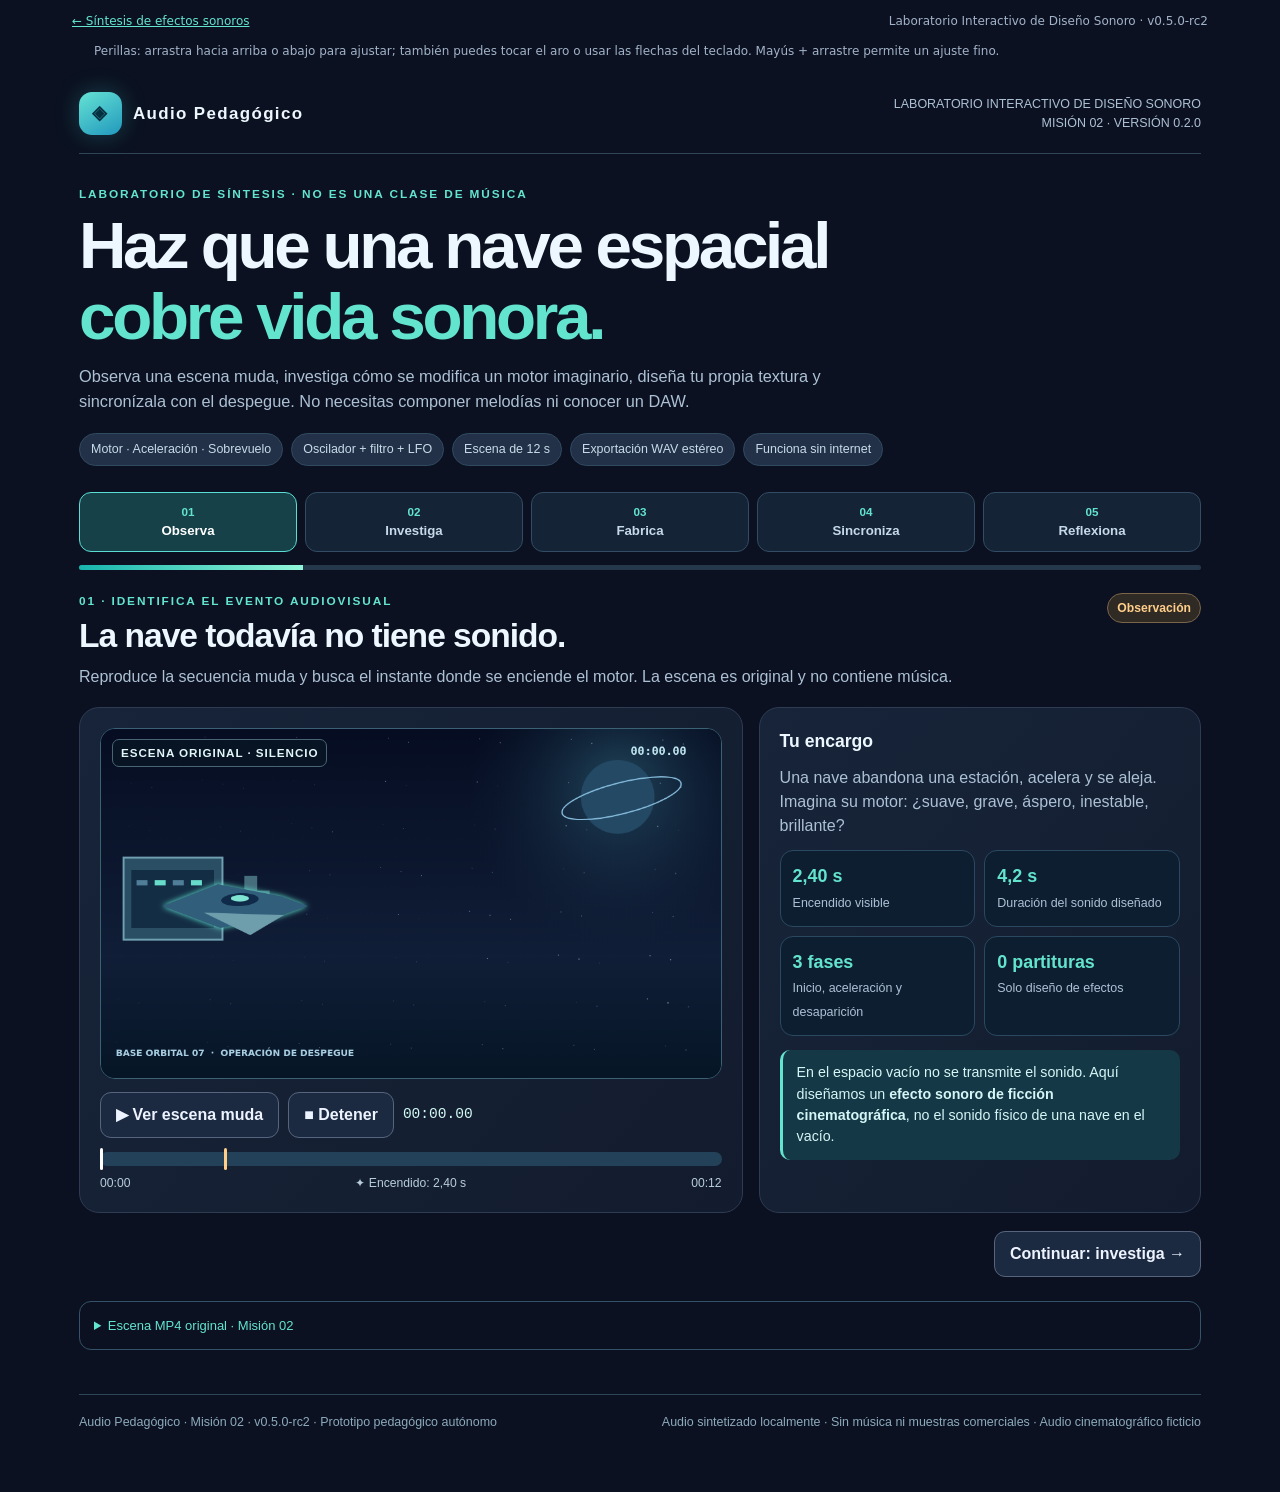
<file: Mision_02_Naves_Espaciales.html>
<!doctype html>
<html lang="es">
<head>
<meta charset="utf-8"><meta name="viewport" content="width=device-width,initial-scale=1,viewport-fit=cover">
<meta name="theme-color" content="#090f1b">
<meta name="description" content="Audio Pedagógico Misión 02. Diseño sonoro de motores de naves: escuchar, comparar, sintetizar y sincronizar sin conocimientos musicales previos.">
<title>Audio Pedagógico · Misión 02 · Motores de naves espaciales</title>
<style>
:root{color-scheme:dark;--bg:#090f1b;--panel:#111e31;--panel2:#172a40;--edge:#304a61;--txt:#edf7ff;--sub:#adc1d5;--cyan:#62e5d9;--orange:#ffcf8a;--bad:#ffa89d;--ok:#89e9ba}
*{box-sizing:border-box}html{scroll-behavior:smooth}body{margin:0;background:radial-gradient(ellipse at 90% -8%,#1b455a 0,transparent 39%),radial-gradient(ellipse at -10% 70%,#151d40 0,transparent 48%),var(--bg);color:var(--txt);font:16px/1.5 system-ui,-apple-system,"Segoe UI",sans-serif;min-height:100vh}button,input,select{font:inherit}button{cursor:pointer}button:focus-visible,input:focus-visible,select:focus-visible{outline:3px solid var(--orange);outline-offset:3px}button:disabled{opacity:.5;cursor:not-allowed}a{color:var(--cyan)}.wrap{max-width:1170px;margin:auto;padding:22px 24px 60px}.top{display:flex;align-items:center;justify-content:space-between;gap:12px;border-bottom:1px solid #304455;padding-bottom:18px}.brand{display:flex;align-items:center;gap:11px;font-size:1.06rem;font-weight:900;letter-spacing:.08em}.logo{display:grid;place-items:center;width:43px;height:43px;border-radius:13px;background:linear-gradient(150deg,#65e3d4,#2198bd);color:#053042;font-size:1.2rem;box-shadow:0 0 23px #43d3d340}.topnote{color:var(--sub);font-size:.78rem;text-align:right}.kicker{color:var(--cyan);font-size:.74rem;font-weight:800;letter-spacing:.16em;text-transform:uppercase}.hero{padding:32px 0 26px}.hero h1{font-size:clamp(2rem,5.8vw,4.1rem);letter-spacing:-.05em;line-height:1.08;margin:7px 0 12px;max-width:900px}.hero h1 em{font-style:normal;color:var(--cyan)}.hero p{font-size:1.02rem;color:var(--sub);max-width:790px;margin:0}.chips{display:flex;gap:8px;flex-wrap:wrap;margin-top:20px}.chip{border:1px solid var(--edge);background:#12263b;border-radius:50px;color:#c8dbea;padding:6px 11px;font-size:.78rem}.nav{display:grid;grid-template-columns:repeat(5,minmax(0,1fr));gap:8px;margin:0 0 13px}.nav button{border-radius:12px;border:1px solid #334c63;background:#142336;color:#c6d9e9;min-height:60px;font-size:.83rem;padding:8px 5px;font-weight:800}.nav button span{display:block;color:var(--cyan);font-size:.73rem}.nav button[aria-current=step]{color:white;border-color:#5bddd4;background:#164149}.nav button.done{border-color:#468d86}.bar{height:5px;background:#25384b;border-radius:20px;overflow:hidden;margin-bottom:23px}.bar div{height:100%;background:linear-gradient(90deg,#18b5ad,#91f6d8);transition:width .25s}.page{display:none;animation:appear .2s ease}.page.active{display:block}@keyframes appear{from{opacity:.25;transform:translateY(8px)}to{opacity:1;transform:none}}.heading{display:flex;align-items:flex-start;justify-content:space-between;gap:12px;margin-bottom:18px}.heading h2{font-size:clamp(1.5rem,3vw,2.1rem);letter-spacing:-.03em;margin:0}.heading p{color:var(--sub);margin:4px 0 0}.phase{border:1px solid #7a654c;border-radius:25px;background:#302a25;color:var(--orange);padding:5px 9px;font-size:.76rem;white-space:nowrap;font-weight:800}.cols{display:grid;grid-template-columns:minmax(0,1.2fr) minmax(270px,.8fr);gap:16px}.cols.half{grid-template-columns:repeat(2,minmax(0,1fr))}.card{border:1px solid var(--edge);border-radius:20px;padding:20px;background:linear-gradient(145deg,#14243a,#101b2c);min-width:0}.card h3{font-size:1.1rem;margin:0 0 11px}.card p{color:var(--sub);margin:0 0 11px}.scene{background:#081323;border:1px solid #3b6274;border-radius:15px;overflow:hidden;position:relative}.scene canvas{width:100%;height:auto;display:block;aspect-ratio:16/9}.scene .label{position:absolute;top:10px;left:11px;color:#e2f7f8;background:#081625c5;border:1px solid #496575;border-radius:7px;font-size:.73rem;font-weight:800;letter-spacing:.08em;padding:4px 8px;pointer-events:none}.row{display:flex;flex-wrap:wrap;align-items:center;gap:9px;margin-top:13px}.btn{border:1px solid #37627a;background:#1c3649;color:var(--txt);border-radius:11px;padding:10px 15px;font-weight:800;display:inline-flex;align-items:center;justify-content:center;gap:7px;min-height:43px}.btn:hover{background:#29506a}.btn.main{border-color:#84f1e4;background:linear-gradient(145deg,#8af0dc,#51ccd2);color:#06323b}.btn.soft{background:transparent}.btn.amber{color:#fff0d4;border-color:#9f7f4b;background:#3f3329}.btn.full{width:100%}.muted{color:var(--sub)}.tiny{font-size:.78rem}.code{font-family:ui-monospace,Consolas,monospace;font-variant-numeric:tabular-nums;color:#d2fbf4;font-size:.91rem}.line{height:14px;border-radius:30px;background:#234259;margin:14px 0 8px;position:relative;overflow:visible}.line .spot,.line .playhead{position:absolute;width:3px;border-radius:3px;top:-4px;bottom:-4px;background:var(--orange);left:20%}.line .playhead{background:white;left:0%}.timeline-legend{display:flex;justify-content:space-between;flex-wrap:wrap;gap:9px;color:#b9cedb;font-size:.76rem}.facts{display:grid;grid-template-columns:repeat(2,minmax(0,1fr));gap:9px;margin-top:12px}.fact{border:1px solid #2a485f;background:#0d1e30;border-radius:13px;padding:12px}.fact strong{display:block;color:var(--cyan);font-size:1.12rem}.fact span{color:var(--sub);font-size:.78rem}.aside{padding:12px 14px;border-left:3px solid var(--cyan);border-radius:10px;background:#153846;color:#d5f6f6;font-size:.89rem;margin:14px 0}.aside.amber{border-color:var(--orange);background:#352b27;color:#ffe8cc}.footerNav{display:flex;justify-content:space-between;gap:9px;margin-top:18px;flex-wrap:wrap}.choice{background:#112439;border:1px solid #36546b;color:#e9f3fc;text-align:left;display:flex;gap:10px;align-items:flex-start;width:100%;border-radius:12px;padding:12px 14px;min-height:48px}.choice:hover{background:#1b384e}.choice.selected{border-color:#76e8db;background:#19414b}.choice i{height:18px;width:18px;border:2px solid #7490a7;border-radius:100px;flex:0 0 18px;margin-top:3px}.choice.selected i{border-color:#7de9d8;background:radial-gradient(circle,#7de9d8 40%,transparent 43%)}.choices{display:grid;gap:8px;margin:13px 0}.feedback{border:1px solid #3f667b;background:#16384b;color:#e6f7f7;padding:12px 14px;border-radius:12px;font-size:.9rem;margin-top:11px}.feedback.good{border-color:#378c6b;background:#15362d;color:#daf9e8}.feedback.bad{border-color:#8a5b52;background:#3c2b2c;color:#ffe2dc}.feedback:empty{display:none}.exercise{border-bottom:1px solid #344d62;padding-bottom:21px;margin-bottom:21px}.exercise:last-child{border:0;margin:0;padding:0}.exercise h3{margin:0 0 6px}.listen{display:flex;flex-wrap:wrap;gap:8px}.listen button{flex:1 1 145px}.controlGrid{display:grid;grid-template-columns:repeat(2,minmax(0,1fr));gap:13px}.ctrl{border:1px solid #2e4b63;background:#0d1d2e;padding:12px 14px;border-radius:12px}.ctrl label{display:flex;justify-content:space-between;gap:9px;align-items:center;font-size:.85rem;font-weight:750}.ctrl output{color:var(--cyan);white-space:nowrap;font-variant-numeric:tabular-nums}.ctrl small{color:#a1bacd;display:block;font-size:.76rem;margin-top:7px}.ctrl input[type=range]{width:100%;accent-color:var(--cyan);margin:12px 0 3px}.ctrl select{display:block;width:100%;background:#142c40;color:white;border-radius:9px;border:1px solid #45687c;padding:10px;margin-top:9px;min-height:42px}.presets{display:flex;gap:7px;flex-wrap:wrap;margin:0 0 15px}.presets button{border:1px solid #48667a;background:#1b3145;color:#def2f5;border-radius:24px;padding:7px 12px;font-size:.82rem}.presets button:hover{background:#285367}.osc{border:1px solid #2a4e61;border-radius:13px;background:#081a2a;padding:11px;margin-top:14px}.osc div{display:flex;justify-content:space-between;gap:8px;color:#a9c4d5;font-size:.75rem;font-weight:800}.osc canvas{width:100%;height:108px;display:block}.pill{border-radius:20px;border:1px solid #46647a;color:#cfedfb;font-size:.79rem;padding:5px 10px;background:#192e40}.checks{display:grid;gap:8px;margin:15px 0}.check{padding:10px 11px;border-radius:10px;background:#10273a;border:1px solid #2c4e66;color:#d9ebf6;font-size:.88rem}.check b{color:var(--cyan)}.report{border:1px solid #377484;background:#122d3b;border-radius:13px;padding:14px;margin-top:15px}.report b{color:var(--cyan)}.footer{margin-top:44px;border-top:1px solid #2c465a;padding-top:18px;color:#8daabd;font-size:.78rem;display:flex;gap:10px;justify-content:space-between;flex-wrap:wrap}.note{font-size:.78rem;color:#b2c9d9}.hide{display:none!important}
@media(max-width:840px){.wrap{padding:15px 13px 44px}.hero{padding:22px 0}.cols,.cols.half{grid-template-columns:1fr}.card{padding:16px}.nav{gap:5px}.nav button{font-size:.68rem;min-height:55px;padding:7px 3px}.nav button span{font-size:.64rem}.heading{display:block}.phase{display:inline-block;margin-top:10px}.controlGrid{grid-template-columns:1fr}.topnote{font-size:.7rem}.btn{font-size:.87rem}}
@media(max-width:400px){.hero h1{font-size:1.9rem}.nav button{font-size:.62rem}.logo{width:38px;height:38px}.brand{font-size:.9rem}.card{padding:14px}}
@media(prefers-reduced-motion:reduce){.page{animation:none}html{scroll-behavior:auto}}
</style><meta name="application-name" content="Audio Pedagógico"><meta name="application-version" content="0.5.0-rc2"><link rel="stylesheet" href="synthfx.css"><script src="synthfx.js"></script><script src="knobs.js" defer></script><link rel="stylesheet" href="tema-tic.css?v=20261125">
</head>
<body><nav class="sfx-home" aria-label="Navegación general"><a href="sintesis.html">← Síntesis de efectos sonoros</a><span>Laboratorio Interactivo de Diseño Sonoro · v0.5.0-rc2</span></nav><div class="wrap">
<header class="top"><div class="brand"><span class="logo">◈</span><span>Audio Pedagógico</span></div><div class="topnote">LABORATORIO INTERACTIVO DE DISEÑO SONORO<br>MISIÓN 02 · VERSIÓN 0.2.0</div></header>
<section class="hero"><div class="kicker">Laboratorio de síntesis · No es una clase de música</div><h1>Haz que una nave espacial <em>cobre vida sonora.</em></h1><p>Observa una escena muda, investiga cómo se modifica un motor imaginario, diseña tu propia textura y sincronízala con el despegue. No necesitas componer melodías ni conocer un DAW.</p><div class="chips"><span class="chip">Motor · Aceleración · Sobrevuelo</span><span class="chip">Oscilador + filtro + LFO</span><span class="chip">Escena de 12 s</span><span class="chip">Exportación WAV estéreo</span><span class="chip">Funciona sin internet</span></div></section>
<nav class="nav" aria-label="Etapas de la misión"><button data-go="0" aria-current="step"><span>01</span>Observa</button><button data-go="1"><span>02</span>Investiga</button><button data-go="2"><span>03</span>Fabrica</button><button data-go="3"><span>04</span>Sincroniza</button><button data-go="4"><span>05</span>Reflexiona</button></nav><div class="bar" aria-hidden="true"><div id="progress" style="width:20%"></div></div>
<main>
<section class="page active" id="stage0"><div class="heading"><div><div class="kicker">01 · Identifica el evento audiovisual</div><h2>La nave todavía no tiene sonido.</h2><p>Reproduce la secuencia muda y busca el instante donde se enciende el motor. La escena es original y no contiene música.</p></div><span class="phase">Observación</span></div><div class="cols"><article class="card"><div class="scene"><canvas width="960" height="540" id="scene0" aria-label="Animación de una nave espacial en un campo estelar"></canvas><span class="label">ESCENA ORIGINAL · SILENCIO</span></div><div class="row"><button class="btn main" id="play0">▶ Ver escena muda</button><button class="btn" id="stop0">■ Detener</button><span class="code" id="clock0">00:00.00</span></div><div class="line"><span class="spot" style="left:20%"></span><span class="playhead" id="head0"></span></div><div class="timeline-legend"><span>00:00</span><span>✦ Encendido: 2,40 s</span><span>00:12</span></div></article><aside class="card"><h3>Tu encargo</h3><p>Una nave abandona una estación, acelera y se aleja. Imagina su motor: ¿suave, grave, áspero, inestable, brillante?</p><div class="facts"><div class="fact"><strong>2,40 s</strong><span>Encendido visible</span></div><div class="fact"><strong>4,2 s</strong><span>Duración del sonido diseñado</span></div><div class="fact"><strong>3 fases</strong><span>Inicio, aceleración y desaparición</span></div><div class="fact"><strong>0 partituras</strong><span>Solo diseño de efectos</span></div></div><div class="aside">En el espacio vacío no se transmite el sonido. Aquí diseñamos un <strong>efecto sonoro de ficción cinematográfica</strong>, no el sonido físico de una nave en el vacío.</div></aside></div><div class="footerNav"><span></span><button class="btn main" data-go="1">Continuar: investiga →</button></div></section>
<section class="page" id="stage1"><div class="heading"><div><div class="kicker">02 · Escucha, compara y explica</div><h2>¿Qué hace que un motor parezca acelerar?</h2><p>En cada comparación se cambia principalmente un parámetro. Escucha A y B todas las veces que necesites antes de responder.</p></div><span class="phase">Audición crítica</span></div><div class="cols"><article class="card" id="exercises"></article><aside class="card"><h3>Una pista importante</h3><p>En síntesis, distintos parámetros pueden producir sensaciones narrativas diferentes. No todo cambio de sonido significa cambio de altura.</p><div class="checks"><div class="check"><b>Pitch</b> → sensación de altura sonora.</div><div class="check"><b>Filtro</b> → brillo o oscuridad del timbre.</div><div class="check"><b>LFO</b> → fluctuación periódica de un parámetro.</div><div class="check"><b>Envolvente</b> → cómo aparece y desaparece el sonido.</div></div><div class="aside amber">No buscamos un efecto «correcto» universal: cada nave puede tener una identidad acústica distinta. Lo que sí debe ser correcto es explicar qué parámetro modificaste.</div><button class="btn" id="stopAB">■ Detener audio</button></aside></div><div class="footerNav"><button class="btn soft" data-go="0">← Volver</button><button class="btn main" data-go="2">Continuar: fabrica →</button></div></section>
<section class="page" id="stage2"><div class="heading"><div><div class="kicker">03 · Laboratorio de síntesis</div><h2>Diseña tu propio motor.</h2><p>Elige un punto de partida y luego altera los controles. Cada parámetro afecta realmente al sonido. Puedes volver a escucharlo después de cada cambio.</p></div><span class="phase">Experimentación</span></div><div class="cols"><article class="card"><h3>Banco de síntesis</h3><div class="presets"><button data-preset="exploradora">✦ Nave exploradora</button><button data-preset="carguero">▣ Carguero pesado</button><button data-preset="interceptora">⚡ Interceptora</button></div><div class="controlGrid">
<div class="ctrl"><label for="wave">Forma de onda <output id="outWave">Diente de sierra</output></label><select id="wave"><option value="saw">Diente de sierra</option><option value="square">Cuadrada</option><option value="tri">Triangular</option><option value="sine">Senoidal</option></select><small>Selecciona el contenido armónico de la fuente.</small></div>
<div class="ctrl"><label for="base">Altura base <output id="outBase">95 Hz</output></label><input id="base" type="range" min="40" max="210" step="1" value="95"><small>Frecuencia fundamental del oscilador, antes de acelerar.</small></div>
<div class="ctrl"><label for="ramp">Aceleración de pitch <output id="outRamp">35%</output></label><input id="ramp" type="range" min="0" max="120" step="1" value="35"><small>Cuánto sube la frecuencia durante el efecto.</small></div>
<div class="ctrl"><label for="filter">Corte del filtro <output id="outFilter">1600 Hz</output></label><input id="filter" type="range" min="200" max="6000" step="20" value="1600"><small>Más corte: deja pasar más componentes agudos.</small></div>
<div class="ctrl"><label for="noise">Ruido del motor <output id="outNoise">12%</output></label><input id="noise" type="range" min="0" max="40" step="1" value="12"><small>Añade una textura turbulenta o de propulsión.</small></div>
<div class="ctrl"><label for="lfoRate">Velocidad del LFO <output id="outLfoRate">5,0 Hz</output></label><input id="lfoRate" type="range" min="1" max="12" step="0.5" value="5"><small>Ritmo de fluctuación de la frecuencia.</small></div>
<div class="ctrl"><label for="lfoDepth">Profundidad del LFO <output id="outLfoDepth">2%</output></label><input id="lfoDepth" type="range" min="0" max="16" step="1" value="2"><small>Con 0% la fluctuación desaparece.</small></div>
<div class="ctrl"><label for="attack">Ataque <output id="outAttack">120 ms</output></label><input id="attack" type="range" min="20" max="800" step="20" value="120"><small>Tiempo que tarda en crecer la intensidad.</small></div>
<div class="ctrl"><label for="motion">Movimiento estéreo <output id="outMotion">50%</output></label><input id="motion" type="range" min="0" max="100" step="5" value="50"><small>Desplaza gradualmente la imagen sonora; se aprecia mejor con audífonos.</small></div>
<div class="ctrl"><label for="release">Salida <output id="outRelease">500 ms</output></label><input id="release" type="range" min="100" max="1200" step="20" value="500"><small>Tiempo del apagado progresivo.</small></div>
</div><div class="row"><button class="btn main" id="hearEngine">▶ Escuchar mi motor</button><button class="btn" id="stopEngine">■ Detener</button><button class="btn amber" id="exportEngine">↓ Descargar WAV</button></div><div class="osc"><div><span>FORMA DE ONDA DEL SONIDO GENERADO</span><span>Vista reducida</span></div><canvas id="waveview" width="720" height="120" aria-label="Representación de la onda del motor sintetizado"></canvas></div><p class="note" id="soundState" role="status">Modifica un parámetro y escucha el resultado. Los cambios se aplican al reproducir de nuevo.</p></article><aside class="card"><h3>¿Qué está pasando?</h3><p id="explain" class="muted">Has seleccionado un motor que aumenta de altura y brillo al acelerar.</p><div class="aside"><strong>Escucha con audífonos</strong>, si puedes: hay frecuencias graves y movimiento entre canales. En algunos altavoces de celular los graves pueden perderse.</div><div class="checks"><div class="check"><b>Oscilador</b> genera la señal periódica inicial.</div><div class="check"><b>Filtro pasa-bajos</b> modifica el equilibrio espectral.</div><div class="check"><b>LFO</b> produce una oscilación lenta de la altura.</div><div class="check"><b>Ruido</b> agrega componentes no periódicos.</div><div class="check"><b>Envolvente</b> modifica el nivel a lo largo del tiempo.</div></div><div class="aside amber">Los modelos son síntesis simplificada para ficción, <strong>no</strong> grabaciones de naves reales, ni una simulación física del sonido en el vacío.</div></aside></div><div class="footerNav"><button class="btn soft" data-go="1">← Volver</button><button class="btn main" data-go="3">Continuar: sincroniza →</button></div></section>
<section class="page" id="stage3"><div class="heading"><div><div class="kicker">04 · El sonido entra en la imagen</div><h2>¿Cuándo debe encender el motor?</h2><p>Mueve el inicio del audio, reproduce la secuencia y comprueba qué ocurre cuando el sonido llega demasiado pronto o demasiado tarde.</p></div><span class="phase">Sincronización</span></div><div class="cols"><article class="card"><div class="scene"><canvas width="960" height="540" id="scene3" aria-label="Vista previa de la nave espacial con motor sonorizado"></canvas><span class="label">ESCENA + TU MOTOR</span></div><div class="row"><button class="btn main" id="play3">▶ Escuchar con imagen</button><button class="btn" id="stop3">■ Detener</button><span class="code" id="clock3">00:00.00</span></div><div class="line"><span class="spot" style="left:20%"></span><span class="spot" id="soundSpot" style="background:#62e5d9;left:12%"></span><span class="playhead" id="head3"></span></div><div class="timeline-legend"><span>✦ Encendido visual: 2,40 s</span><span>● Inicio del audio: <b id="soundTime">1,44 s</b></span></div><div class="ctrl" style="margin-top:17px"><label for="at">Coloca el sonido en la línea de tiempo <output id="outAt">1,44 s</output></label><input type="range" min="0" max="7.8" step="0.04" value="1.44" id="at"><small>Desplazar el audio no modifica su sonido: solo su posición respecto a la imagen.</small></div><div class="row"><button class="btn" id="checkSync">Comprobar sincronía</button><button class="btn" id="syncHelp">Pista: alinear con el destello</button></div><div id="syncFeedback" class="feedback" role="status">Prueba primero con el audio adelantado. ¿Qué sensación produce?</div></article><aside class="card"><h3>No confundas los conceptos</h3><div class="checks"><div class="check"><b>Diseñar</b> es decidir cómo suena la nave.</div><div class="check"><b>Sincronizar</b> es decidir cuándo comienza el efecto.</div><div class="check"><b>Editar</b> permite ajustar el sonido para la escena.</div></div><p>La referencia visual elegida es el destello de encendido, a los <b>2,40 s</b>. Esa es la posición objetiva inicial; después puede haber ajustes perceptivos razonados.</p><div class="aside">Esta pantalla es un simulador de sincronía. Más adelante podrás hacer el mismo trabajo en MorningDAW, pero <strong>el programa no forma parte de esta misión</strong>.</div></aside></div><div class="footerNav"><button class="btn soft" data-go="2">← Volver</button><button class="btn main" data-go="4">Continuar: reflexiona →</button></div></section>
<section class="page" id="stage4"><div class="heading"><div><div class="kicker">05 · Reflexiona y entrega</div><h2>¿Puedes justificar tus decisiones sonoras?</h2><p>Responde después de experimentar. No importa tanto elegir el motor más espectacular como poder explicar por qué suena así.</p></div><span class="phase">Evaluación formativa</span></div><div class="cols"><article class="card"><div id="quiz"></div><button class="btn main" id="grade">Evaluar mis respuestas</button><div class="report hide" id="report" role="status"></div></article><aside class="card"><h3>Tu resultado final</h3><p>Tu sonido es original porque lo has generado a partir de parámetros de síntesis. Puedes descargarlo para conservarlo y, más adelante, integrarlo en MorningDAW.</p><div class="row"><button class="btn amber full" id="exportFinal">↓ Exportar mi motor WAV</button><button class="btn full" id="exportSettings">↓ Guardar ficha técnica TXT</button></div><div class="aside amber">La exportación WAV contiene <strong>el efecto de motor</strong>, no el video completo. La escena visual es un recurso independiente de práctica.</div><p class="note" id="summary">Parámetros actuales: nave exploradora. Puedes volver a modificarlos en el laboratorio antes de exportar.</p><div class="checks"><div class="check">✓ Diseñé una textura de motor.</div><div class="check">✓ Probé al menos dos parámetros.</div><div class="check">✓ Comparé sonido e imagen.</div><div class="check">✓ Puedo explicar una decisión acústica.</div></div></aside></div><div class="footerNav"><button class="btn soft" data-go="3">← Volver</button><button class="btn main" id="restart">↺ Repetir misión</button></div></section>
<aside class="sfx-resource"><details><summary>Escena MP4 original · Misión 02</summary><video controls playsinline preload="metadata" src="Escena_Muda_Mision_02.mp4" aria-label="Escena muda original de la misión 02"></video><p>Este video es la referencia muda para descargar y trabajar en un DAW. Los controles de sincronización de la misión usan la animación Canvas original.</p><a href="Escena_Muda_Mision_02.mp4" download>Descargar MP4</a></details></aside></main><footer class="footer"><span>Audio Pedagógico · Misión 02 · v0.5.0-rc2 · Prototipo pedagógico autónomo</span><span>Audio sintetizado localmente · Sin música ni muestras comerciales · Audio cinematográfico ficticio</span></footer>
</div>
<script>
(()=>{'use strict';
const $=sel=>document.querySelector(sel), $$=sel=>[...document.querySelectorAll(sel)];
const DURATION=12, CUE=2.4, SOUND_LENGTH=4.2, RATE=32000;
let page=0,visited=new Set([0]),activeSource=null,audioCtx=null,sceneRun=null,frameId=0,sceneTimeout=null,lastWave=null,version=0,tries=[null,null,null],quizAnswers={},playedEngine=false,previewed=false,exported=false;
const fmt=n=>Number(n).toFixed(2).replace('.',',');
const displayTime=s=>`00:${String(Math.floor(s)).padStart(2,'0')}.${String(Math.round((s%1)*100)).padStart(2,'0')}`;
const getParams=()=>({wave:$('#wave').value,base:+$('#base').value,ramp:+$('#ramp').value,filter:+$('#filter').value,noise:+$('#noise').value,lfoRate:+$('#lfoRate').value,lfoDepth:+$('#lfoDepth').value,attack:+$('#attack').value,motion:+$('#motion').value,release:+$('#release').value});
const presets={exploradora:{wave:'saw',base:95,ramp:35,filter:1600,noise:12,lfoRate:5,lfoDepth:2,attack:120,motion:50,release:500},carguero:{wave:'tri',base:58,ramp:18,filter:620,noise:24,lfoRate:2.5,lfoDepth:4,attack:420,motion:15,release:900},interceptora:{wave:'saw',base:165,ramp:105,filter:3200,noise:27,lfoRate:8,lfoDepth:5,attack:60,motion:90,release:320}};
const waveLabels={saw:'Diente de sierra',tri:'Triangular',sine:'Senoidal',square:'Cuadrada'};
const hints={base:'La frecuencia fundamental inicial cambia la sensación de altura del motor.',ramp:'El barrido hace que el motor ascienda de altura progresivamente.',filter:'El filtro pasa-bajos controla cuánto contenido agudo se mantiene.',noise:'El componente de ruido añade textura turbulenta.',lfoRate:'La velocidad del LFO modifica cuántas fluctuaciones ocurren por segundo.',lfoDepth:'La profundidad del LFO controla cuánto oscila el pitch.',attack:'El ataque suaviza o endurece el inicio del sonido.',release:'La salida controla cómo desaparece el motor.',motion:'La panoramización cambia gradualmente la posición izquierda–derecha.',wave:'La forma de onda cambia los armónicos del oscilador.'};
function updateParams(changed){const p=getParams();Object.keys(p).forEach(k=>{const out=$('#out'+k[0].toUpperCase()+k.slice(1));if(!out)return;out.textContent=k==='wave'?waveLabels[p.wave]:k==='base'||k==='filter'?p[k]+' Hz':k==='lfoRate'?fmt(p[k])+' Hz':k==='attack'||k==='release'?p[k]+' ms':p[k]+'%';});$('#explain').textContent=changed?hints[changed]:`Motor ${p.wave==='tri'?'con predominio de armónicos impares y un carácter más suave':p.wave==='sine'?'casi sin armónicos añadidos':'con un espectro rico en armónicos'}. Prueba variar un control cada vez.`;$('#summary').textContent=`Tu diseño: ${waveLabels[p.wave].toLowerCase()}, frecuencia inicial ${p.base} Hz, aceleración de pitch ${p.ramp}%, filtro ${p.filter} Hz, LFO ${fmt(p.lfoRate)} Hz con profundidad ${p.lfoDepth}%.`;version++;renderTinyWave();}
$$('#stage2 input,#stage2 select').forEach(el=>el.addEventListener('input',()=>updateParams(el.id)));
$$('[data-preset]').forEach(btn=>btn.addEventListener('click',()=>{const p=presets[btn.dataset.preset];Object.entries(p).forEach(([key,value])=>$('#'+key).value=value);updateParams();$('#soundState').textContent='Preset cargado. Escúchalo y modifica los parámetros para crear uno propio.';}));
function go(n){stopAudio();stopScene();page=n;visited.add(n);$$('.page').forEach((el,i)=>el.classList.toggle('active',i===n));$$('.nav button').forEach((el,i)=>{el.setAttribute('aria-current',i===n?'step':'false');el.classList.toggle('done',visited.has(i)&&n!==i);});$('#progress').style.width=(n+1)*20+'%';if(n===0||n===3){drawScene($('#scene'+n),0);}window.scrollTo({top:Math.max(0,$('.nav').getBoundingClientRect().top+window.scrollY-15),behavior:'smooth'});}
$$('[data-go]').forEach(el=>el.addEventListener('click',()=>go(+el.dataset.go)));
// Motor procedural: idéntica rutina digital para audición, escena y WAV. No se usan muestras externas.
function renderMotor(p,stereo=true){const n=Math.round(SOUND_LENGTH*RATE),L=new Float32Array(n),R=new Float32Array(n);let ph=0,phase2=0,low=0,lowNoise=0,seed=276123;const A=p.attack/1000,Release=p.release/1000;const N=p.noise/100,depth=p.lfoDepth/100,rise=p.ramp/100,motion=(p.motion/100)*.92;
for(let i=0;i<n;i++){const t=i/RATE,u=t/SOUND_LENGTH;let f=p.base*(1+rise*(.18*u+.82*u*u));f*=1+depth*Math.sin(2*Math.PI*p.lfoRate*t);ph+=2*Math.PI*f/RATE;phase2+=2*Math.PI*(f*2)/RATE;if(ph>2*Math.PI)ph-=2*Math.PI;if(phase2>2*Math.PI)phase2-=2*Math.PI;let osc=SynthFX.wave(p.wave,ph,f,RATE);osc=.85*osc;seed^=seed<<13;seed^=seed>>>17;seed^=seed<<5;const noise=((seed>>>0)/4294967295)*2-1;
const cutoff=Math.min(8000,p.filter*(.80+.42*u)),a=1-Math.exp(-2*Math.PI*cutoff/RATE);low+=a*(osc-low);lowNoise+=a*(noise-lowNoise);const v=(1-N)*low+N*.95*lowNoise;
const head=Math.min(1,t/Math.max(.02,A)),tail=Math.min(1,(SOUND_LENGTH-t)/Math.max(.12,Release)),amp=Math.max(0,head)*Math.max(0,tail);const ampCurve=(.63+.28*Math.min(1,rise*u))*(.80+.20*u);const sample=v*amp*ampCurve*.72;
const pan=stereo?motion*(-.95+1.9*u):0,theta=(pan+1)*Math.PI/4;L[i]=sample*Math.cos(theta);R[i]=sample*Math.sin(theta);
}return {L,R,sampleRate:RATE,duration:SOUND_LENGTH};}
let audioRequest=0;async function context(){const request=++audioRequest;if(!audioCtx){audioCtx=new(window.AudioContext||window.webkitAudioContext)({latencyHint:'interactive'});}if(audioCtx.state!=='running')await audioCtx.resume();await Promise.resolve();if(request!==audioRequest)throw Error('Reproducción cancelada.');if(audioCtx.state!=='running')throw Error('El navegador no ha habilitado el sonido. Toca el botón de reproducción de nuevo.');return audioCtx;}
function bufferFor(ctx,data){const b=ctx.createBuffer(2,data.L.length,data.sampleRate);b.copyToChannel(data.L,0);b.copyToChannel(data.R,1);return b;}
function stopAudio(){audioRequest++;if(activeSource){try{activeSource.stop()}catch(e){}try{activeSource.disconnect()}catch(e){}activeSource=null;}}
async function play(data,at=0){stopAudio();try{const c=await context(),src=c.createBufferSource();src.buffer=bufferFor(c,data);src.connect(c.destination);src.start(c.currentTime+Math.max(0,at));activeSource=src;src.onended=()=>{src.disconnect();if(activeSource===src)activeSource=null};return c;}catch(err){$('#soundState').textContent='No se pudo activar el audio: '+err.message;throw err;}}
function waveformPreview(data){const canvas=$('#waveview');if(!canvas)return;const cx=canvas.getContext('2d'),w=720,h=120;cx.clearRect(0,0,w,h);cx.strokeStyle='#244c60';cx.lineWidth=1;for(let j=1;j<4;j++){cx.beginPath();cx.moveTo(0,j*h/4);cx.lineTo(w,j*h/4);cx.stroke();}const samples=data.L;cx.strokeStyle='#6ce9db';cx.lineWidth=1.6;cx.beginPath();for(let x=0;x<w;x++){let peak=0,from=Math.floor(x*samples.length/w),to=Math.floor((x+1)*samples.length/w);for(let y=from;y<to;y+=4)peak=Math.max(peak,Math.abs(samples[y]));const v=peak*(h/2-6);cx.moveTo(x,h/2-v);cx.lineTo(x,h/2+v);}cx.stroke();}
function renderTinyWave(){const p=getParams();const v=version;setTimeout(()=>{if(version!==v)return;lastWave=renderMotor(p);waveformPreview(lastWave);},50);}
$('#hearEngine').addEventListener('click',async()=>{const d=renderMotor(getParams());playedEngine=true;waveformPreview(d);$('#soundState').textContent='Reproduciendo el motor. Modifica un parámetro y vuelve a escucharlo para comparar.';try{await play(d)}catch(e){$('#soundState').textContent=e.message;}});
$('#stopEngine').addEventListener('click',stopAudio);
// Se usa el mismo motor de render para cada par A/B, cambiando solo el parámetro indicado.
const baseline={...presets.exploradora,motion:0,attack:120,release:500};
const comparisons=[
{title:'Reto 1 · ¿Cuál acelera más?',desc:'Una nave pasa de motor estable a una aceleración sonora. La frecuencia inicial y los demás controles se mantienen.',A:{...baseline,ramp:0},B:{...baseline,ramp:110},options:['A aumenta claramente la altura','B aumenta claramente la altura','Ambos tienen idéntica altura'],right:1,feedback:'B contiene un barrido ascendente de frecuencia; en A no hay ese aumento programado de pitch. Aceleración visual y aceleración sonora no son la misma cosa, pero pueden reforzarse.'},
{title:'Reto 2 · ¿Cuál es más brillante?',desc:'Ambos sonidos comparten fuente, frecuencia y envolvente. Solo cambia el corte del filtro pasa-bajos.',A:{...baseline,ramp:0,filter:4400},B:{...baseline,ramp:0,filter:320},options:['A conserva más componentes agudos','B conserva más componentes agudos','El filtro cambia la duración del video'],right:0,feedback:'El filtro de A tiene un corte mayor y atenúa menos los parciales agudos. Eso tiende a producir mayor brillo, no necesariamente una altura fundamental más aguda.'},
{title:'Reto 3 · ¿Cuál fluctúa periódicamente?',desc:'Presta atención al temblor de la altura. La frecuencia del LFO es igual; solo cambia su profundidad.',A:{...baseline,ramp:0,lfoDepth:13,lfoRate:6},B:{...baseline,ramp:0,lfoDepth:0,lfoRate:6},options:['A tiene vibrato más pronunciado','B tiene vibrato más pronunciado','El LFO solo sirve para crear melodías'],right:0,feedback:'A presenta modulación periódica de frecuencia porque la profundidad de LFO es 13%. En B es 0% y la frecuencia no fluctúa por ese LFO.'}
];
function exercises(){const root=$('#exercises');root.innerHTML=comparisons.map((e,i)=>`<div class="exercise"><div class="kicker">Experimento ${i+1} / 3</div><h3>${e.title}</h3><p>${e.desc}</p><div class="listen"><button class="btn" data-hear="${i}" data-ab="A">▶ Escuchar A</button><button class="btn" data-hear="${i}" data-ab="B">▶ Escuchar B</button></div><div class="choices">${e.options.map((o,j)=>`<button class="choice ${tries[i]===j?'selected':''}" data-answer="${i}" data-choice="${j}"><i aria-hidden="true"></i><span>${o}</span></button>`).join('')}</div><div class="feedback ${tries[i]===null?'':tries[i]===e.right?'good':'bad'}" role="status">${tries[i]===null?'Escucha ambos sonidos y elige una hipótesis.':(tries[i]===e.right?'Correcto. ':'Todavía no. ')+e.feedback}</div></div>`).join('');$$('[data-hear]').forEach(b=>b.addEventListener('click',async()=>{const e=comparisons[+b.dataset.hear],d=renderMotor(e[b.dataset.ab]);try{await play(d)}catch(err){alert('Audio no disponible: '+err.message)}}));$$('[data-answer]').forEach(b=>b.addEventListener('click',()=>{tries[+b.dataset.answer]=+b.dataset.choice;exercises();}));}
$('#stopAB').addEventListener('click',stopAudio);
// Export WAV PCM 16-bit estéreo, con cabecera RIFF real.
function wavBytes(d){const n=d.L.length,bytes=new ArrayBuffer(44+n*4),v=new DataView(bytes);const str=(offset,s)=>{for(let i=0;i<s.length;i++)v.setUint8(offset+i,s.charCodeAt(i));};str(0,'RIFF');v.setUint32(4,36+n*4,true);str(8,'WAVE');str(12,'fmt ');v.setUint32(16,16,true);v.setUint16(20,1,true);v.setUint16(22,2,true);v.setUint32(24,d.sampleRate,true);v.setUint32(28,d.sampleRate*4,true);v.setUint16(32,4,true);v.setUint16(34,16,true);str(36,'data');v.setUint32(40,n*4,true);for(let i=0;i<n;i++){const l=Math.max(-1,Math.min(1,d.L[i])),r=Math.max(-1,Math.min(1,d.R[i]));v.setInt16(44+4*i,Math.round(l<0?l*32768:l*32767),true);v.setInt16(46+4*i,Math.round(r<0?r*32768:r*32767),true);}return bytes;}
function download(blob,name){const u=URL.createObjectURL(blob),a=document.createElement('a');a.href=u;a.download=name;document.body.appendChild(a);a.click();a.remove();setTimeout(()=>URL.revokeObjectURL(u),10000);}
function exportWav(){exported=true;const d=renderMotor(getParams());download(new Blob([wavBytes(d)],{type:'audio/wav'}),'SynthFX_Mision02_MotorNave.wav');$('#soundState').textContent='Archivo WAV generado (estéreo, 32 kHz, PCM 16-bit).';}
$('#exportEngine').addEventListener('click',exportWav);$('#exportFinal').addEventListener('click',exportWav);
$('#exportSettings').addEventListener('click',()=>{const p=getParams();const content=['Audio Pedagógico | MISIÓN 02 | FICHA DE DISEÑO SONORO','Motor de nave espacial — síntesis original','',...Object.entries(p).map(([k,v])=>`${k}: ${v}`),'','Duración del sonido: 4,2 segundos','Inicio visual de la escena: 2,40 segundos','Ubicación seleccionada: '+fmt(+$('#at').value)+' segundos','Modelo ficticio, no representación física de propagación de sonido en el vacío.'].join('\n');download(new Blob([content],{type:'text/plain;charset=utf-8'}),'SynthFX_Mision02_FichaTecnica.txt');});
const shipX=t=>{if(t<=CUE)return 205;if(t>=10.7)return 1070;const u=(t-CUE)/(10.7-CUE);return 205+910*(u*u*(3-2*u));};
function drawScene(canvas,t){if(!canvas)return;const c=canvas.getContext('2d'),w=960,h=540;c.clearRect(0,0,w,h);let grad=c.createLinearGradient(0,0,0,h);grad.addColorStop(0,'#060d22');grad.addColorStop(.65,'#101e37');grad.addColorStop(1,'#061626');c.fillStyle=grad;c.fillRect(0,0,w,h);
for(let i=0;i<120;i++){const x=(i*137.71+19)%960,y=(i*67.61+11)%540,s=.6+(i%7)*.19;c.fillStyle=`rgba(198,231,255,${.14+(i%9)*.065})`;c.fillRect(x,y,s,s);}const planet=c.createRadialGradient(800,80,3,805,100,240);planet.addColorStop(0,'#4ca2b65a');planet.addColorStop(1,'#18314600');c.fillStyle=planet;c.fillRect(565,0,395,370);c.fillStyle='#234965';c.beginPath();c.arc(800,105,57,0,Math.PI*2);c.fill();c.strokeStyle='#86bbdc';c.lineWidth=2;c.beginPath();c.ellipse(806,107,95,24,-.25,0,Math.PI*2);c.stroke();
// Estación fija al lado izquierdo.
c.fillStyle='#2a4f65';c.fillRect(35,199,153,127);c.fillStyle='#132d45';c.fillRect(47,218,128,90);c.strokeStyle='#719fb2';c.lineWidth=3;c.strokeRect(35,199,153,127);for(let i=0;i<4;i++){c.fillStyle=i%2?'#68dcca':'#507d97';c.fillRect(55+i*28,234,17,8);}c.fillStyle='#456d7c';c.fillRect(173,250,88,19);c.fillRect(222,227,20,65);
let x=shipX(t),y=274-Math.max(0,t-CUE)*9;const k=1+Math.min(1,Math.max(0,t-CUE)/8)*.2;const glow=t>=CUE?Math.min(1,(t-CUE)/.35):0;const boost=glow*(.6+.4*Math.sin(t*22));c.save();c.translate(x,y);c.scale(k,k);c.shadowColor='#66f3db';c.shadowBlur=10;
c.fillStyle='#315f7b';c.beginPath();c.moveTo(-110,0);c.lineTo(-24,-34);c.lineTo(75,-15);c.lineTo(115,0);c.lineTo(70,16);c.lineTo(-20,34);c.closePath();c.fill();c.shadowBlur=0;c.fillStyle='#6e9dac';c.beginPath();c.moveTo(-46,10);c.lineTo(26,45);c.lineTo(78,14);c.closePath();c.fill();c.fillStyle='#102b49';c.beginPath();c.ellipse(10,-10,29,10,-.05,0,7);c.fill();c.fillStyle='#80e4d3';c.beginPath();c.ellipse(10,-12,14,5,0,0,7);c.fill();if(glow){const len=65+Math.min(1,(t-CUE)/4)*80+10*Math.sin(t*26);c.fillStyle=`rgba(77,230,242,${.42*boost})`;c.shadowColor='#61f8f0';c.shadowBlur=35;c.beginPath();c.moveTo(-105,-10);c.lineTo(-105-len,0);c.lineTo(-105,12);c.closePath();c.fill();c.fillStyle=`rgba(190,255,237,${.88*boost})`;c.beginPath();c.moveTo(-105,-4);c.lineTo(-105-len*.48,0);c.lineTo(-105,5);c.closePath();c.fill();}c.restore();
if(t>=CUE&&t<CUE+.35){c.fillStyle=`rgba(255,215,135,${1-(t-CUE)/.35})`;c.beginPath();c.arc(95,185,10+22*(t-CUE)/.35,0,7);c.fill();}c.font='700 14px system-ui';c.fillStyle='#a9cfe3';c.fillText('BASE ORBITAL 07  ·  OPERACIÓN DE DESPEGUE',23,506);c.fillStyle='#c0e6f2';c.font='700 18px monospace';c.fillText(displayTime(Math.min(t,12)),820,40);
}
window.__sonofxMission02Frame=t=>{drawScene($('#scene0'),t);return t;};
function stopScene(){if(frameId){cancelAnimationFrame(frameId);frameId=0;}if(sceneTimeout){clearTimeout(sceneTimeout);sceneTimeout=null;}sceneRun=null;for(const index of [0,3]){$('#clock'+index).textContent=displayTime(0);$('#head'+index).style.left='0%';drawScene($('#scene'+index),0);}stopAudio();}
async function startScene(which){stopScene();let c;try{c=await context()}catch(e){alert(e.message);return;}const data=which===3?renderMotor(getParams()):null;const start=c.currentTime+.06,at=+$('#at').value;if(which===3){const src=c.createBufferSource();src.buffer=bufferFor(c,data);src.connect(c.destination);src.start(start+at);activeSource=src;src.onended=()=>{src.disconnect();if(activeSource===src)activeSource=null};previewed=true;}sceneRun={which,start};const frame=()=>{if(!sceneRun)return;const sec=Math.max(0,Math.min(DURATION,c.currentTime-start));drawScene($('#scene'+which),sec);$('#clock'+which).textContent=displayTime(sec);$('#head'+which).style.left=(sec/DURATION*100)+'%';if(sec<DURATION)frameId=requestAnimationFrame(frame);else sceneRun=null;};frame();}
$('#play0').addEventListener('click',()=>startScene(0));$('#play3').addEventListener('click',()=>startScene(3));$('#stop0').addEventListener('click',stopScene);$('#stop3').addEventListener('click',stopScene);
function syncUpdate(){const t=+$('#at').value;$('#outAt').textContent=fmt(t)+' s';$('#soundTime').textContent=fmt(t)+' s';$('#soundSpot').style.left=t/12*100+'%';}
$('#at').addEventListener('input',()=>{syncUpdate();$('#syncFeedback').className='feedback';$('#syncFeedback').textContent='Has cambiado el momento de entrada. Reproduce la escena para evaluarlo.';});
$('#checkSync').addEventListener('click',()=>{const diff=+$('#at').value-CUE,box=$('#syncFeedback');box.className='feedback '+(Math.abs(diff)<=.12?'good':'bad');box.textContent=Math.abs(diff)<=.12?'Bien: el motor entra aproximadamente al encenderse visualmente. Ahora escucha y decide si este efecto tiene la duración adecuada.':diff<0?`El motor comienza ${fmt(-diff)} s antes del encendido visual. Parece adelantado.`:`El motor comienza ${fmt(diff)} s después del encendido visual. Parece retrasado.`;});
$('#syncHelp').addEventListener('click',()=>{$('#at').value=CUE;syncUpdate();$('#syncFeedback').className='feedback good';$('#syncFeedback').textContent='Pista aplicada: inicio en 2,40 s. Reproduce la escena para escuchar la diferencia.';});
const quiz=[{q:'1. ¿Qué control deberías modificar para hacer más brillante el sonido sin desplazar el momento de inicio?',options:['Aumentar el corte del filtro pasa-bajos','Mover el clip en la línea de tiempo','Cambiar la duración del video'],right:0,why:'Subir la frecuencia de corte deja pasar más componentes agudos de una fuente rica en armónicos.'},{q:'2. Para que el motor ascienda perceptiblemente de altura durante el despegue, debes…',options:['Incrementar el barrido de pitch','Bajar el brillo de la pantalla','Aumentar el volumen solamente'],right:0,why:'El barrido de pitch modifica la frecuencia fundamental a lo largo del tiempo.'},{q:'3. ¿Qué efecto tiene un LFO aplicado a la altura con profundidad mayor que cero?',options:['Vibración periódica de la altura','Cambia automáticamente la resolución del video','Convierte el ruido en una melodía'],right:0,why:'Un LFO modula periódicamente la frecuencia; su velocidad y profundidad determinan la fluctuación.'},{q:'4. El motor está bien diseñado pero empieza un segundo antes del destello. ¿Cuál es el problema principal?',options:['Su espectro armónico','Su posición temporal respecto a la imagen','La forma de onda del sintetizador'],right:1,why:'El diseño de timbre y la posición temporal son aspectos diferentes. Aquí falla la sincronización.'},{q:'5. ¿Qué afirmación sobre sonidos de naves en el vacío es correcta?',options:['El sonido viaja libremente por el vacío','El sonido que diseñamos es una convención de ficción audiovisual','Todas las naves reales tienen motor de diente de sierra'],right:1,why:'El sonido requiere un medio material para propagarse. La escena usa un diseño sonoro narrativo, no una grabación física en el vacío.'}];
function drawQuiz(){const root=$('#quiz');root.innerHTML=quiz.map((q,i)=>`<div class="exercise"><h3>${q.q}</h3><div class="choices">${q.options.map((o,j)=>`<button class="choice ${quizAnswers[i]===j?'selected':''}" data-q="${i}" data-c="${j}"><i aria-hidden="true"></i><span>${o}</span></button>`).join('')}</div><div class="feedback ${quizAnswers[i]===undefined?'':quizAnswers[i]===q.right?'good':'bad'}">${quizAnswers[i]===undefined?'Elige una respuesta para recibir una explicación.':(quizAnswers[i]===q.right?'Correcto. ':'Revisa esta idea: ')+q.why}</div></div>`).join('');$$('[data-q]').forEach(b=>b.addEventListener('click',()=>{quizAnswers[+b.dataset.q]=+b.dataset.c;drawQuiz();}));}
$('#grade').addEventListener('click',()=>{const n=quiz.filter((q,i)=>quizAnswers[i]===q.right).length,attempts=Object.keys(quizAnswers).length;const r=$('#report');r.classList.remove('hide');r.innerHTML=`<b>Resultado: ${n}/5 respuestas correctas.</b><p>${attempts<5?'Te faltan '+(5-attempts)+' preguntas. ':''}${n===5?'Puedes explicar la relación entre síntesis, timbre y sincronización.':'Revisa la explicación de las respuestas incorrectas y vuelve a intentarlo.'}</p><p class="tiny">${playedEngine?'Motor sintetizado: sí.':'Aún no has escuchado tu motor diseñado.'} ${previewed?'Vista previa con imagen: sí.':'Todavía puedes probar la sincronía.'} ${exported?'WAV descargado.':'Si te gusta el resultado, exporta el WAV.'}</p>`;});
$('#restart').addEventListener('click',()=>{stopScene();tries=[null,null,null];quizAnswers={};exercises();drawQuiz();$('#report').classList.add('hide');go(0);});
exercises();drawQuiz();updateParams();syncUpdate();drawScene($('#scene0'),0);drawScene($('#scene3'),0);
window.addEventListener('pagehide',stopScene);document.addEventListener('visibilitychange',()=>{if(document.hidden)stopScene();});SynthFX.bindSelect(document.querySelector('#wave'),stopAudio);
})();
</script></body></html>
</file>
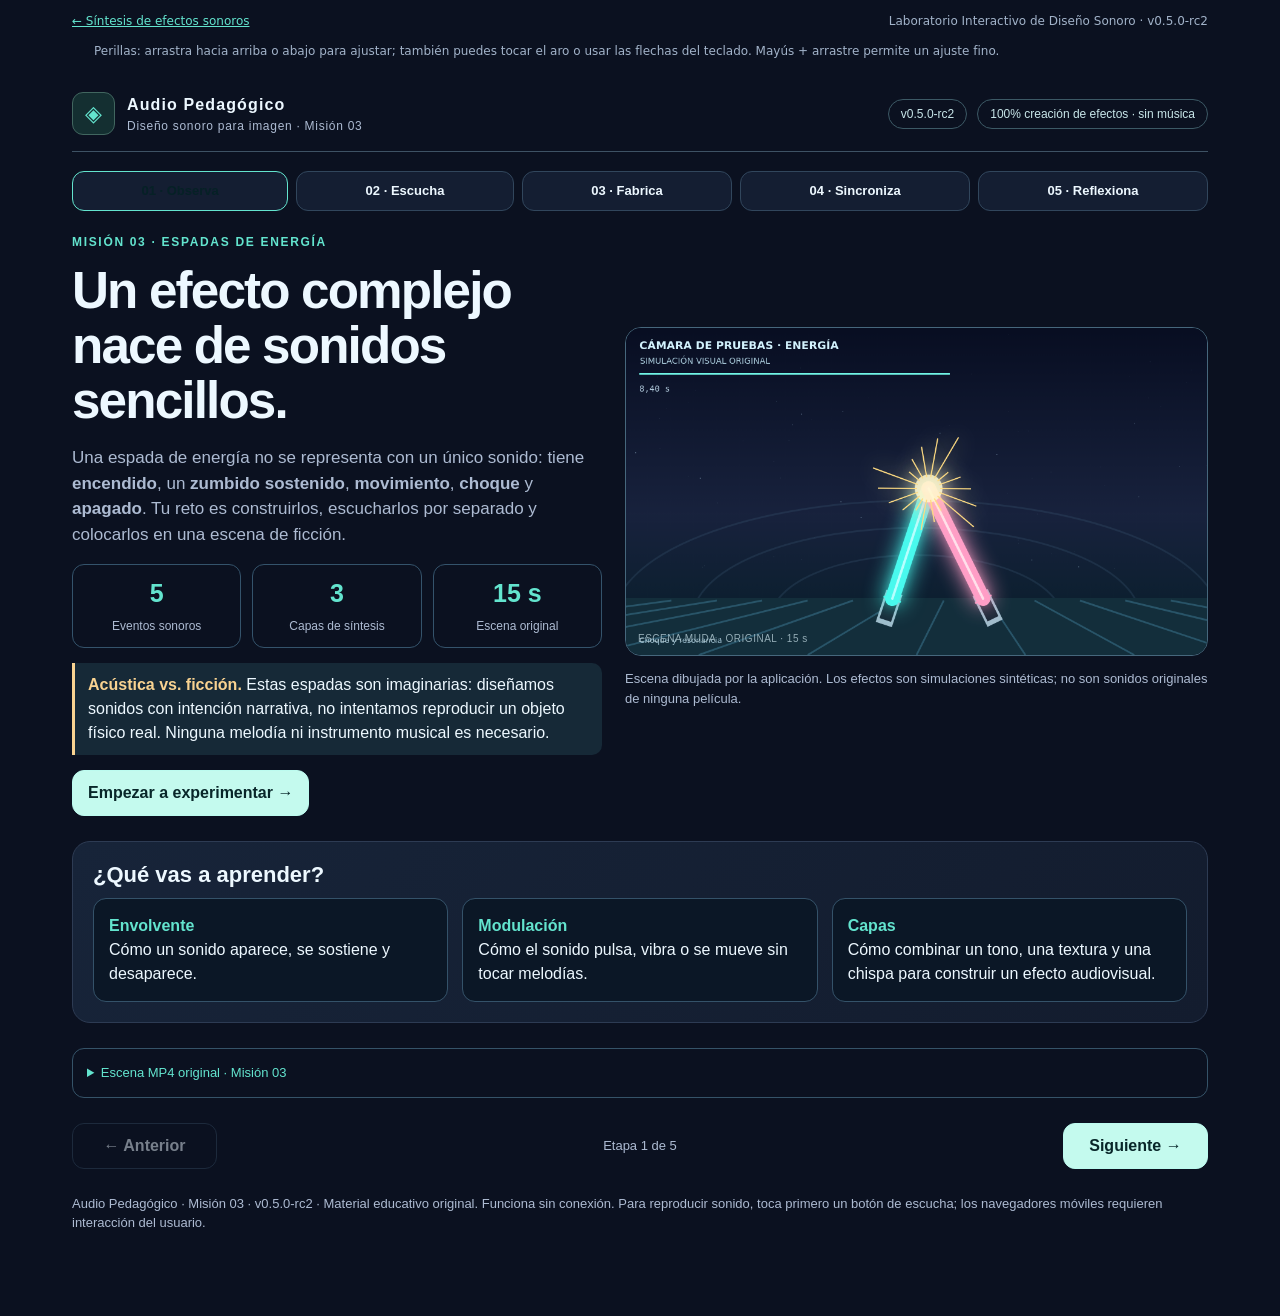
<file: Mision_03_Espadas_de_Energia.html>
<!doctype html>
<html lang="es">
<head>
<meta charset="UTF-8"><meta name="viewport" content="width=device-width,initial-scale=1,viewport-fit=cover">
<meta name="theme-color" content="#080f1b">
<meta name="description" content="Audio Pedagógico: diseña, escucha y sincroniza una espada de energía mediante síntesis multicapa. Misión 03, acústica aplicada a la imagen.">
<title>Audio Pedagógico | Misión 03 · Espadas de energía</title>
<style>
:root{color-scheme:dark;--bg:#070e1a;--panel:#111f31;--panel2:#182b42;--line:#31465c;--ink:#edf8ff;--muted:#b1c5d9;--cyan:#6ff2e4;--pink:#ff9dca;--gold:#f9d391;--ok:#96f0be;--err:#ffaaa0;--violet:#b9b3ff}
*{box-sizing:border-box}html{scroll-behavior:smooth}body{margin:0;color:var(--ink);background:radial-gradient(ellipse at 91% 0,#17495755,transparent 40%),radial-gradient(ellipse at -11% 65%,#242151aa,transparent 55%),var(--bg);font:16px/1.5 system-ui,-apple-system,Segoe UI,sans-serif}
button,input,select{font:inherit}button{cursor:pointer;border:1px solid var(--line);border-radius:12px;background:var(--panel2);color:var(--ink);padding:10px 15px;font-weight:650;transition:.15s}button:hover{border-color:var(--cyan);background:#213950}button:focus-visible,input:focus-visible,select:focus-visible{outline:3px solid var(--gold);outline-offset:2px}
button.primary{background:#c4faee;color:#082629;border-color:#bcfbef}button.primary:hover{background:#91efd9}button.ghost{background:transparent}button:disabled{opacity:.48;cursor:not-allowed}
a{color:var(--cyan)}.wrap{max-width:1180px;margin:auto;padding:22px 22px 70px}.top{display:flex;gap:15px;align-items:center;justify-content:space-between;border-bottom:1px solid #3e5264;padding-bottom:16px}.brand{display:flex;align-items:center;gap:12px}.mark{height:43px;width:43px;border:1px solid var(--cyan);border-radius:12px;display:grid;place-items:center;color:var(--cyan);font-size:22px;box-shadow:inset 0 0 18px #48d5ca28}.brand b{font-weight:850;letter-spacing:.07em}.brand small{display:block;color:var(--muted);font-size:12px;letter-spacing:.06em}.topright{display:flex;gap:10px;align-items:center;flex-wrap:wrap}.tag{border:1px solid #3c5965;border-radius:30px;padding:5px 12px;font-size:12px;color:#c8e6e9}.steps{display:flex;flex-wrap:wrap;gap:8px;margin:19px 0 22px}.step{font-size:13px;padding:9px 13px;flex:1 1 auto;white-space:nowrap}.step.active{background:var(--cyan);color:#062126;border-color:var(--cyan)}.step.done{border-color:#6eaea5}.pane{display:none}.pane.active{display:block}.eyebrow{font-size:12px;font-weight:850;letter-spacing:.14em;color:var(--cyan);text-transform:uppercase}.hero{display:grid;grid-template-columns:1fr 1.1fr;gap:23px;align-items:center}.hero h1{font-size:clamp(29px,4vw,52px);letter-spacing:-.036em;line-height:1.08;margin:12px 0 13px}.sub{color:var(--muted);max-width:70ch}.hero .sub{font-size:17px}.card{background:linear-gradient(155deg,#14283c,#101d2d);border:1px solid var(--line);border-radius:18px;padding:20px}.card h2{font-size:22px;line-height:1.2;margin:0 0 10px}.card h3{font-size:17px;margin:0 0 10px}.card p{margin:8px 0 12px}.bigspace{margin:25px 0}.grid2{display:grid;grid-template-columns:repeat(2,minmax(0,1fr));gap:16px}.grid3{display:grid;grid-template-columns:repeat(3,minmax(0,1fr));gap:14px}.fact{padding:15px;background:#0b1726;border:1px solid #345269;border-radius:13px}.fact strong{display:block;color:var(--cyan)}.tiny{font-size:13px;color:var(--muted)}.scene{position:relative;overflow:hidden;border:1px solid #46677c;border-radius:16px;background:#080f1c}.scene canvas{width:100%;height:auto;display:block;aspect-ratio:16/9}.scene .watermark{position:absolute;left:12px;bottom:9px;font-size:10px;color:#b4ccd4cc;pointer-events:none;letter-spacing:.05em}.panelhead{display:flex;align-items:center;justify-content:space-between;flex-wrap:wrap;gap:12px}.actions{display:flex;gap:8px;flex-wrap:wrap;margin:14px 0}.actions button{flex:1 1 auto}.sceneControls{display:flex;gap:10px;align-items:center;flex-wrap:wrap}.sceneControls strong{font-variant-numeric:tabular-nums}.progressline{height:7px;background:#243e52;border-radius:10px;overflow:hidden;margin-top:12px}.progressline i{display:block;height:100%;background:linear-gradient(90deg,var(--cyan),var(--pink));width:0%;transition:width .12s}
.callout{border-left:3px solid var(--gold);padding:10px 13px;background:#f9d39110;border-radius:0 10px 10px 0;margin:15px 0}.callout strong{color:var(--gold)}.feedback{min-height:43px;background:#0d1b2c;border:1px solid #304b62;border-radius:12px;padding:11px 13px;color:#d8e7f1;margin:12px 0}.feedback.good{border-color:#4d9a78;background:#123429}.feedback.bad{border-color:#a06966;background:#351c24}.q{padding:17px;background:#0c1a2a;border:1px solid #354b62;border-radius:14px;margin:12px 0}.q h3{margin:0 0 12px;font-size:16px}.q .options{display:grid;grid-template-columns:1fr 1fr;gap:9px}.q .options button{text-align:left;font-weight:500;font-size:14px}.q .options button.selected{border-color:var(--cyan);background:#244752}.q .feedback{font-size:14px}
.rule{border:0;border-top:1px solid #34465a;margin:20px 0}.row{display:flex;gap:11px;align-items:center;flex-wrap:wrap}.stat{border:1px solid #34536b;padding:10px;border-radius:12px;flex:1;min-width:110px;text-align:center}.stat b{font-size:25px;color:var(--cyan);display:block}.stat span{font-size:12px;color:var(--muted)}.partNav{display:flex;gap:7px;flex-wrap:wrap;margin:12px 0 16px}.partNav button{flex:1 1 auto}.partNav button.sel{border-color:var(--cyan);background:#20505b}.controlgrid{display:grid;grid-template-columns:repeat(2,minmax(0,1fr));gap:13px}.control{background:#0d1c2e;border:1px solid #35506a;border-radius:12px;padding:13px}.control label{display:flex;align-items:center;justify-content:space-between;gap:10px;font-size:13px;font-weight:700;margin-bottom:7px}.control output{color:var(--cyan);font-variant-numeric:tabular-nums;font-size:13px}.control input[type=range]{width:100%;accent-color:var(--cyan);cursor:pointer}.control small{display:block;color:var(--muted);font-size:12px;margin-top:5px}.waveselect{display:grid;grid-template-columns:repeat(4,minmax(0,1fr));gap:8px}.waveopt{min-width:0;padding:7px 4px;font-size:12px;background:#0e2031}.waveopt svg{width:100%;height:35px;display:block}.waveopt span{display:block}.waveopt.sel{border-color:var(--cyan);background:#1b4750}.scope{width:100%;height:126px;border-radius:12px;background:#070f1b;border:1px solid #315165;display:block}.cue{display:grid;grid-template-columns:160px 1fr;gap:12px;align-items:start}.cue .partNav{display:grid;grid-template-columns:1fr;margin:0}.cue .partNav button{text-align:left}.timing{display:grid;grid-template-columns:minmax(130px,1fr) minmax(110px,1.5fr) 58px;gap:10px;align-items:center;border-bottom:1px solid #29435b;padding:11px 0}.timing input{width:100%;accent-color:var(--cyan)}.timing strong{text-align:right;font-variant-numeric:tabular-nums;color:var(--cyan)}.answers{display:flex;gap:8px;flex-wrap:wrap}.answers button{flex:1 1 170px}.tip{display:none;color:#f3dbad;font-size:14px;background:#2f2b25;border-radius:8px;padding:10px;margin-top:8px}.tip.show{display:block}.mini{font-size:13px;color:var(--muted)}.footerNav{display:flex;justify-content:space-between;align-items:center;gap:10px;margin:25px 0}.footerNav button{min-width:145px}.hidden{display:none!important}.sr{position:absolute;width:1px;height:1px;overflow:hidden;clip:rect(0,0,0,0)}.checkrow{display:flex;gap:11px;align-items:start;padding:10px;border:1px solid #31465c;border-radius:12px}.checkrow input{accent-color:var(--cyan);margin-top:6px}.goodtext{color:var(--ok)}.warntext{color:var(--gold)}.empty{color:var(--muted);font-style:italic}
@media(max-width:850px){.hero{grid-template-columns:1fr}.grid3{grid-template-columns:1fr 1fr}.cue{grid-template-columns:1fr}.cue .partNav{display:flex}.partNav button{font-size:13px}}@media(max-width:580px){.wrap{padding:13px 12px 45px}.card{padding:14px;border-radius:14px}.top{align-items:flex-start}.tag{font-size:11px}.steps{gap:6px}.step{padding:8px 8px;font-size:11px}.grid2,.grid3,.controlgrid{grid-template-columns:1fr}.q .options{grid-template-columns:1fr}.waveselect{grid-template-columns:1fr 1fr}.sceneControls{align-items:stretch}.sceneControls button{flex:1 1 120px}.footerNav button{min-width:0}.timing{grid-template-columns:1fr 1fr}.timing label{grid-column:1/3}.timing input{grid-column:1/2}}
@media(prefers-reduced-motion:reduce){*,*::before,*::after{scroll-behavior:auto!important;transition:none!important}}
</style><meta name="application-name" content="Audio Pedagógico"><meta name="application-version" content="0.5.0-rc2"><link rel="stylesheet" href="synthfx.css"><script src="synthfx.js"></script><script src="knobs.js" defer></script><link rel="stylesheet" href="tema-tic.css?v=20261125">
</head><body><nav class="sfx-home" aria-label="Navegación general"><a href="sintesis.html">← Síntesis de efectos sonoros</a><span>Laboratorio Interactivo de Diseño Sonoro · v0.5.0-rc2</span></nav>
<div class="wrap">
<header class="top"><div class="brand"><div class="mark" aria-hidden="true">◈</div><div><b>Audio Pedagógico</b><small>Diseño sonoro para imagen · Misión 03</small></div></div><div class="topright"><span class="tag">v0.5.0-rc2</span><span class="tag">100% creación de efectos · sin música</span></div></header>
<nav class="steps" aria-label="Etapas de la misión"><button class="step active" data-step="0">01 · Observa</button><button class="step" data-step="1">02 · Escucha</button><button class="step" data-step="2">03 · Fabrica</button><button class="step" data-step="3">04 · Sincroniza</button><button class="step" data-step="4">05 · Reflexiona</button></nav>
<main>
<section class="pane active" id="pane0">
<div class="hero"><div>
<div class="eyebrow">Misión 03 · Espadas de energía</div><h1>Un efecto complejo nace de sonidos sencillos.</h1>
<p class="sub">Una espada de energía no se representa con un único sonido: tiene <b>encendido</b>, un <b>zumbido sostenido</b>, <b>movimiento</b>, <b>choque</b> y <b>apagado</b>. Tu reto es construirlos, escucharlos por separado y colocarlos en una escena de ficción.</p>
<div class="row"><div class="stat"><b>5</b><span>Eventos sonoros</span></div><div class="stat"><b>3</b><span>Capas de síntesis</span></div><div class="stat"><b>15 s</b><span>Escena original</span></div></div>
<div class="callout"><strong>Acústica vs. ficción.</strong> Estas espadas son imaginarias: diseñamos sonidos con intención narrativa, no intentamos reproducir un objeto físico real. Ninguna melodía ni instrumento musical es necesario.</div>
<button class="primary" data-next>Empezar a experimentar →</button>
</div><div><div class="scene"><canvas id="scene0" width="960" height="540" aria-label="Escena animada de dos espadas futuristas con destellos durante el choque"></canvas><div class="watermark">ESCENA MUDA · ORIGINAL · 15 s</div></div><p class="tiny">Escena dibujada por la aplicación. Los efectos son simulaciones sintéticas; no son sonidos originales de ninguna película.</p></div></div>
<div class="bigspace card"><h2>¿Qué vas a aprender?</h2><div class="grid3"><div class="fact"><strong>Envolvente</strong>Cómo un sonido aparece, se sostiene y desaparece.</div><div class="fact"><strong>Modulación</strong>Cómo el sonido pulsa, vibra o se mueve sin tocar melodías.</div><div class="fact"><strong>Capas</strong>Cómo combinar un tono, una textura y una chispa para construir un efecto audiovisual.</div></div></div>
</section>
<section class="pane" id="pane1">
<div class="eyebrow">02 · Escucha y compara</div><h1>Antes de mover controles, escucha la intención.</h1><p class="sub">Cada comparación modifica una característica acústica concreta. Escucha A y B varias veces, selecciona una respuesta y revisa la explicación.</p>
<div id="listenExercises"></div>
<div class="callout"><strong>Pista general:</strong> no busques cuál sonido es «más bonito». Pregúntate qué cambia en el tiempo: altura, textura, duración o modulación.</div>
</section>
<section class="pane" id="pane2">
<div class="eyebrow">03 · Laboratorio de síntesis multicapa</div><h1>Fabrica el sonido de la espada.</h1>
<p class="sub">Trabajas sobre <b>cinco eventos</b>. Cada evento combina <b>núcleo tonal</b>, <b>textura de ruido</b> y <b>chispa aguda</b> en proporciones distintas. Prueba una capa sola y después escucha la mezcla.</p>
<div class="grid2"><div class="card">
<div class="panelhead"><h2>Elige un evento</h2><button id="restore" class="ghost" type="button">Restablecer este evento</button></div>
<div class="partNav" id="cueTabs" role="group" aria-label="Evento a diseñar"></div>
<p class="tiny" id="cueDescription"></p>
<div class="callout"><strong>Formas de onda:</strong> observa la silueta y escucha su carácter tonal. La misma onda puede sonar distinta según frecuencia, filtro, envolvente y demás capas.</div>
<div class="waveselect" id="waveButtons" role="group" aria-label="Forma de onda"></div>
<div class="actions"><button id="waveListen">▶ Escuchar solo la onda</button></div>
<div class="controlgrid" id="controls"></div>
</div>
<div class="card">
<h2>Escucha por capas</h2>
<div class="actions"><button id="playTone">▶ Núcleo</button><button id="playNoise">▶ Textura</button><button id="playSpark">▶ Chispa</button><button id="playFull" class="primary">▶ Mezcla completa</button><button id="stopSound" class="ghost">■ Detener</button></div>
<canvas class="scope" id="scope" width="620" height="160" aria-label="Forma de onda temporal del último sonido generado"></canvas>
<p class="tiny">La gráfica representa la señal temporal calculada por el sintetizador. No es un espectrograma ni un análisis FFT.</p>
<div id="labFeedback" class="feedback">Selecciona un evento, modifica un control y escucha el resultado.</div>
<hr class="rule">
<h3>Escucha también una secuencia</h3><p class="mini">Se reproducen encendido, zumbido, movimiento, choque y apagado. Puedes cambiar sus parámetros antes de exportarlos.</p>
<div class="actions"><button id="playAll">▶ Escuchar diseño completo</button><button id="exportPack" class="primary">↓ Descargar WAV del evento elegido</button></div>
<p class="tiny">Descarga cada evento por separado: selecciona encendido, zumbido, movimiento, choque y apagado uno por uno. También puedes exportar el WAV de la escena completa en la etapa siguiente.</p>
</div></div>
<div class="bigspace card"><h3>Reto creativo</h3><p>Construye una espada que parezca tener <b>energía inestable</b>: aumenta la modulación en el zumbido, compara diferentes formas de onda y decide qué aporta el ruido en el choque. No existe una combinación única correcta: debes justificar tus decisiones.</p><div class="actions"><button id="hintLab">Necesito una pista</button></div><div id="hintText" class="tip">Comienza por el zumbido: prueba onda triangular y después diente de sierra. Modifica el LFO y escucha si la energía parece estable o irregular. Después aumenta la textura de ruido solo durante el choque.</div></div>
</section>
<section class="pane" id="pane3">
<div class="eyebrow">04 · Sincroniza</div><h1>El sonido debe obedecer a la imagen.</h1>
<p class="sub">La acción visual marca cinco eventos. Mueve sus posiciones sonoras y escucha la escena. Una buena sincronía importa tanto como un timbre interesante.</p>
<div class="grid2"><div class="card"><div class="scene"><canvas id="scene3" width="960" height="540" aria-label="Escena de espadas de energía de 15 segundos con cinco acontecimientos"></canvas><div class="watermark">PREVISUALIZACIÓN · 15 s</div></div><div class="progressline"><i id="filmProgress"></i></div><div class="sceneControls actions"><button id="scenePlay" class="primary">▶ Reproducir con sonido</button><button id="sceneMute">▶ Ver sin sonido</button><button id="sceneStop">■ Detener</button><strong id="clock">00:00 / 00:15</strong></div><p class="tiny">Los acontecimientos visuales son fijos; los momentos de inicio del sonido se pueden ajustar.</p><div id="syncFeedback" class="feedback">Reproduce la escena. Si oyes un evento antes o después de la acción, gira su perilla.</div></div>
<div class="card"><h2>Ubica los eventos</h2><p class="mini">Los valores iniciales contienen errores deliberados para practicar sincronía. Compara y corrige a oído; si lo necesitas, usa la pista visual.</p><div id="timings"></div><div class="actions"><button id="checkSync">Comprobar sincronía</button><button id="resetTiming" class="ghost">Reiniciar posiciones</button></div><div id="syncResult" class="feedback">Se considera una buena aproximación una desviación de hasta 0,25 s para cada comienzo.</div><div class="actions"><button id="showGuide">Ver puntos de referencia</button></div><div id="syncGuide" class="tip">Encendido: 1,30 s · Zumbido: 2,10 s · Movimiento: 5,60 s · Choque: 8,40 s · Apagado: 11,70 s. Para aprender, escucha primero sin mirar estas cifras.</div></div>
</div>
<div class="card bigspace"><h2>Exporta tu diseño final</h2>
<p>El audio completo se genera a partir de tus parámetros y las posiciones de los eventos. Puedes importarlo más adelante en un DAW, sin necesitar hacerlo ahora.</p>
<div class="actions"><button class="primary" id="exportScene">↓ Descargar banda de efectos WAV (15 s)</button></div>
<p class="tiny">PCM WAV mono, 44,1 kHz, 16 bits. Sin voz ni música. La escena muda MP4 se distribuye como archivo separado para una práctica posterior en el DAW.</p>
</div>
</section>
<section class="pane" id="pane4">
<div class="eyebrow">05 · Explica tus decisiones</div><h1>¿Ya piensas como diseñador sonoro?</h1><p class="sub">Responde con base en lo que oíste y modificaste, no por memorizar nombres de controles.</p>
<div id="quiz"></div>
<div class="actions"><button class="primary" id="grade">Evaluar comprensión</button><button id="retry" class="ghost">Borrar respuestas</button></div>
<div class="feedback hidden" id="report"></div>
<div class="card bigspace"><h2>Entrega sugerida</h2>
<div class="checkrow"><input type="checkbox" id="c1"><label for="c1">He probado por separado núcleo, textura y chispa en al menos dos eventos.</label></div>
<div class="checkrow"><input type="checkbox" id="c2"><label for="c2">He ajustado la sincronización utilizando la escena original.</label></div>
<div class="checkrow"><input type="checkbox" id="c3"><label for="c3">He exportado un WAV propio y puedo explicar por qué suena así.</label></div>
<p class="tiny">Después, en otra actividad independiente, podrás reproducir los mismos conceptos con un sintetizador dentro de MorningDAW. Esta misión no enseña funciones del DAW.</p>
</div>
</section>
<aside class="sfx-resource"><details><summary>Escena MP4 original · Misión 03</summary><video controls playsinline preload="metadata" src="Escena_Muda_Mision_03.mp4" aria-label="Escena muda original de la misión 03"></video><p>Este video es la referencia muda para descargar y trabajar en un DAW. Los controles de sincronización de la misión usan la animación Canvas original.</p><a href="Escena_Muda_Mision_03.mp4" download>Descargar MP4</a></details></aside></main>
<footer class="footerNav"><button id="back" class="ghost" disabled>← Anterior</button><span class="tiny" id="stepStatus" aria-live="polite">Etapa 1 de 5</span><button id="forward" class="primary">Siguiente →</button></footer>
<p class="tiny">Audio Pedagógico · Misión 03 · v0.5.0-rc2 · Material educativo original. Funciona sin conexión. Para reproducir sonido, toca primero un botón de escucha; los navegadores móviles requieren interacción del usuario.</p>
</div>
<script>
(()=>{
'use strict';
const $=(q)=>document.querySelector(q), $$=(q)=>Array.from(document.querySelectorAll(q));
const stepBtns=$$('[data-step]'); const panes=$$('.pane'); let step=0;
function go(n){stopScene();stopAudio();step=Math.max(0,Math.min(4,n));panes.forEach((e,i)=>e.classList.toggle('active',i===step));stepBtns.forEach((e,i)=>{e.classList.toggle('active',i===step);e.classList.toggle('done',i<step);e.setAttribute('aria-current',i===step?'step':'false')});$('#back').disabled=step===0;$('#forward').textContent=step===4?'Volver al inicio ↺':'Siguiente →';$('#stepStatus').textContent=`Etapa ${step+1} de 5`;window.scrollTo({top:0,behavior:'instant'});if(step===0)drawScene($('#scene0'),0);if(step===3)drawScene($('#scene3'),0);}
stepBtns.forEach(e=>e.addEventListener('click',()=>go(+e.dataset.step)));
$$('[data-next]').forEach(e=>e.addEventListener('click',()=>go(1)));
$('#back').addEventListener('click',()=>go(step-1));$('#forward').addEventListener('click',()=>go(step===4?0:step+1));
const VISUAL={encendido:1.3,zumbido:2.1,movimiento:5.6,choque:8.4,apagado:11.7};
const CUES=[
{id:'encendido',title:'Encendido',desc:'La hoja aparece: un ataque suave, un barrido ascendente de frecuencia y un final que deja paso al zumbido.',base:180,wave:'saw',noise:0.14,spark:0.10,lfo:0,depth:0,sweep:950,cutoff:3500,duration:1.05,attack:.04},
{id:'zumbido',title:'Zumbido',desc:'El núcleo energético permanece encendido: sonido sostenido y pequeñas fluctuaciones de amplitud y tono.',base:114,wave:'triangle',noise:0.09,spark:0.06,lfo:5.5,depth:0.26,sweep:0,cutoff:1400,duration:2.6,attack:.19},
{id:'movimiento',title:'Movimiento',desc:'El desplazamiento se comunica con una ráfaga breve: cambio de frecuencia, textura y caída rápida.',base:210,wave:'saw',noise:0.45,spark:0.04,lfo:7,depth:0.13,sweep:580,cutoff:2300,duration:.75,attack:.04},
{id:'choque',title:'Choque',desc:'Un impacto mezcla un transitorio brillante, ruido amplio y una resonancia corta que decae.',base:240,wave:'square',noise:0.65,spark:0.82,lfo:0,depth:0,sweep:-180,cutoff:3800,duration:1.1,attack:.005},
{id:'apagado',title:'Apagado',desc:'La energía se extingue: el barrido desciende mientras la amplitud se reduce.',base:720,wave:'saw',noise:0.12,spark:0.02,lfo:1,depth:0.08,sweep:-600,cutoff:1900,duration:.92,attack:.012}
];
const defaults=Object.fromEntries(CUES.map(c=>[c.id,{...c}]));
const settings=Object.fromEntries(CUES.map(c=>[c.id,{...c}]));
const cueOrder=CUES.map(c=>c.id);
let selected='zumbido',playedCount=0,comparedCount=0,exportCount=0,sceneVisited=false;
const controls=[
['base','Altura inicial',55,1100,1,'Hz','Frecuencia fundamental aproximada del núcleo tonal.'],
['noise','Textura de ruido',0,1,.01,'','Mezcla una señal irregular que aporta aire, aspereza o impacto.'],
['spark','Chispa aguda',0,1,.01,'','Capa transitoria de frecuencia alta: útil para encendidos e impactos.'],
['sweep','Barrido de frecuencia',-1200,1200,10,'Hz','Cambio de altura al transcurrir el evento: negativo baja, positivo sube.'],
['lfo','Velocidad del LFO',0,15,.1,'Hz','Número de oscilaciones de la modulación por segundo.'],
['depth','Profundidad de LFO',0,.75,.01,'','Intensidad de la modulación de amplitud y frecuencia.'],
['cutoff','Filtro paso bajo',250,9000,50,'Hz','Atenúa componentes agudos del núcleo y ruido.'],
['duration','Duración',.18,3.5,.01,'s','Tiempo del sonido aislado (el zumbido se prolonga en la escena).'],
['attack','Ataque',.002,.5,.002,'s','Tiempo aproximado hasta alcanzar el volumen máximo.']
];
const WAVE_NAMES={sine:'Senoidal',triangle:'Triangular',square:'Cuadrada',saw:'Diente de sierra'};
function waveValue(type,phase){return SynthFX.ideal(type,phase);}
function waveformSVG(type){return SynthFX.svg(type);}
function renderTabs(){const e=$('#cueTabs');e.innerHTML=CUES.map(c=>`<button class="${c.id===selected?'sel':''}" data-cue="${c.id}">${c.title}</button>`).join('');e.querySelectorAll('button').forEach(b=>b.addEventListener('click',()=>{stopAudio();selected=b.dataset.cue;renderLab();}));}
function renderWaves(){const e=$('#waveButtons'),w=settings[selected].wave;e.innerHTML=Object.entries(WAVE_NAMES).map(([id,name])=>`<button class="waveopt ${w===id?'sel':''}" data-wave="${id}" aria-pressed="${w===id}">${waveformSVG(id)}<span>${name}</span></button>`).join('');e.querySelectorAll('button').forEach(b=>b.addEventListener('click',()=>{settings[selected].wave=b.dataset.wave;renderWaves();$('#labFeedback').textContent=`Onda ${WAVE_NAMES[b.dataset.wave]} seleccionada. Escúchala sola y después en la mezcla.`;}));}
function formatControl(key,val){if(['base','cutoff','sweep'].includes(key))return Math.round(val)+' Hz';if(['lfo'].includes(key))return (+val).toFixed(1)+' Hz';if(['duration','attack'].includes(key))return (+val).toFixed(2)+' s';return Math.round(val*100)+' %';}
function renderControls(){const e=$('#controls');e.innerHTML=controls.map(([key,label,min,max,step,unit,hint])=>`<div class="control"><label for="ctl_${key}">${label}<output id="out_${key}">${formatControl(key,settings[selected][key])}</output></label><input id="ctl_${key}" type="range" min="${min}" max="${max}" step="${step}" value="${settings[selected][key]}" data-param="${key}" aria-label="${label}"><small>${hint}</small></div>`).join('');e.querySelectorAll('[data-param]').forEach(el=>el.addEventListener('input',()=>{settings[selected][el.dataset.param]=+el.value;$('#out_'+el.dataset.param).textContent=formatControl(el.dataset.param,+el.value);$('#labFeedback').textContent='Parámetro modificado. Escucha la capa correspondiente para comparar.';}));}
function renderLab(){renderTabs();renderWaves();renderControls();$('#cueDescription').textContent=settings[selected].desc;drawScope();}
$('#restore').addEventListener('click',()=>{settings[selected]={...defaults[selected]};renderLab();$('#labFeedback').textContent='Valores originales restaurados para '+defaults[selected].title+'.';});
$('#hintLab').addEventListener('click',()=>$('#hintText').classList.toggle('show'));
let audioContext=null,sources=[];
function ensureAudio(){const AC=window.AudioContext||window.webkitAudioContext;if(!AC)throw Error('Este navegador no ofrece Web Audio.');if(!audioContext)audioContext=new AC({latencyHint:'interactive'});return audioContext;}
let audioRequest=0;async function readyAudio(){const request=++audioRequest;const ctx=ensureAudio();if(ctx.state!=='running')await ctx.resume();await Promise.resolve();if(request!==audioRequest)throw Error('Reproducción cancelada.');if(ctx.state!=='running')throw Error('El navegador no permitió iniciar el audio. Toca de nuevo el botón.');return ctx;}
function stopAudio(){audioRequest++;sources.forEach(s=>{try{s.stop()}catch(_e){}});sources=[];}
function clip(x){return Math.max(-1,Math.min(1,x));}
function hashedNoise(i,seed){let h=(Math.imul(i+seed,1597334677) ^ Math.imul((i+seed)>>>3,3812015801))|0;h^=h>>>13;h=Math.imul(h,1274126177);h^=h>>>16;return ((h>>>0)/2147483648)-1;}
function makePCM(cue, duration, rate=44100,layer='full'){
 const cfg={...cue},n=Math.max(1,Math.ceil(duration*rate)),data=new Float32Array(n);
 let phase=0,phaseHi=0,lp=0,lpHi=0;
 const selectedTone=layer==='full'||layer==='tone',selectedNoise=layer==='full'||layer==='noise',selectedSpark=layer==='full'||layer==='spark';
 let k=0;
 for(let i=0;i<n;i++){
   const t=i/rate,p=t/duration,attack=Math.min(cfg.attack,duration*.4);
   let env;
   if(cfg.id==='zumbido'){env=Math.min(1,t/Math.max(.005,attack))*Math.min(1,(duration-t)/Math.min(.23,duration*.14));}
   else if(cfg.id==='choque'){env=Math.min(1,t/Math.max(.002,attack))*Math.pow(Math.max(0,1-p),2.4);}
   else if(cfg.id==='apagado'){env=Math.min(1,t/Math.max(.002,attack))*Math.pow(Math.max(0,1-p),1.35);}
   else if(cfg.id==='movimiento'){env=Math.min(1,t/Math.max(.003,attack))*Math.pow(Math.max(0,1-p),.9);}
   else{env=Math.min(1,t/Math.max(.004,attack))*Math.pow(Math.max(0,1-p),.35);}
   const startHz=Math.max(35,cfg.base),endHz=Math.max(35,cfg.base+cfg.sweep);
   const f=startHz+(endHz-startHz)*(p<0?0:p);
   const trem=cfg.depth*Math.sin(2*Math.PI*cfg.lfo*t);
   const hz=Math.max(25,f*(1+.10*trem));
   phase+=2*Math.PI*hz/rate;phaseHi+=2*Math.PI*(1400+850*(1-p))/rate;
   let core=SynthFX.wave(cfg.wave,phase,hz,rate);const rawNoise=hashedNoise(i,cfg.id.charCodeAt(0)*45);
   const coef=1-Math.exp(-2*Math.PI*cfg.cutoff/rate);
   lp+=coef*(core-lp);lpHi+=coef*(rawNoise-lpHi);
   const gated=env*(1+.32*trem);
   // La chispa es breve y decae incluso durante el zumbido.
   const sparkEnv=Math.exp(-t*(cfg.id==='zumbido'?12:cfg.id==='choque'?24:17));
   let sample=(selectedTone?lp*.43:0)+(selectedNoise?lpHi*cfg.noise*.34:0)+(selectedSpark?Math.sin(phaseHi)*sparkEnv*cfg.spark*.48:0);
   data[i]=sample*gated*.92*Math.min(1,(duration-t)/.008);
 }
 let peak=0;for(const x of data)peak=Math.max(peak,Math.abs(x));if(peak>.91)for(let i=0;i<data.length;i++)data[i]*=.91/peak;
 return data;
}
function audioBuffer(pcm,ctx){const buf=ctx.createBuffer(1,pcm.length,44100);buf.copyToChannel(pcm,0);return buf;}
function schedulePCM(ctx,pcm,when,gain=1){const src=ctx.createBufferSource(),g=ctx.createGain();src.buffer=audioBuffer(pcm,ctx);g.gain.value=gain;src.connect(g);g.connect(ctx.destination);src.start(when);sources.push(src);src.onended=()=>{const i=sources.indexOf(src);if(i!==-1)sources.splice(i,1);try{src.disconnect();g.disconnect()}catch(_e){}};return src;}
function drawScope(data){const canvas=$('#scope'),cx=canvas.getContext('2d'),w=canvas.width,h=canvas.height;cx.clearRect(0,0,w,h);cx.fillStyle='#08111e';cx.fillRect(0,0,w,h);cx.strokeStyle='#24445b';cx.lineWidth=1;for(let y=h/4;y<h;y+=h/4){cx.beginPath();cx.moveTo(0,y);cx.lineTo(w,y);cx.stroke();}cx.strokeStyle='#71eee0';cx.lineWidth=2;cx.beginPath();if(!data)data=makePCM(settings[selected],Math.min(.11,settings[selected].duration));const len=data.length;for(let x=0;x<w;x++){const z=data[Math.min(len-1,Math.floor((x/w)*len))]||0;const y=h/2-z*h*.76;if(x===0)cx.moveTo(x,y);else cx.lineTo(x,y);}cx.stroke();}
async function playCue(id,layer='full',duration){try{const ctx=await readyAudio();stopAudio();const cfg=settings[id],dur=duration||Math.min(cfg.duration,3.5),pcm=makePCM(cfg,dur,44100,layer);schedulePCM(ctx,pcm,ctx.currentTime+.02);drawScope(pcm.subarray(0,Math.min(pcm.length,4410)));playedCount++;$('#labFeedback').textContent=`Escuchando ${cfg.title.toLowerCase()}: ${layer==='full'?'mezcla completa':layer==='tone'?'solo núcleo tonal':layer==='noise'?'solo textura de ruido':'solo chispa aguda'}. Ajusta los valores y vuelve a comparar.`;}catch(err){$('#labFeedback').textContent=`No pudo comenzar el audio: ${err.message}`;}}
$('#playTone').addEventListener('click',()=>playCue(selected,'tone'));$('#playNoise').addEventListener('click',()=>playCue(selected,'noise'));$('#playSpark').addEventListener('click',()=>playCue(selected,'spark'));$('#playFull').addEventListener('click',()=>playCue(selected));$('#stopSound').addEventListener('click',()=>stopAudio());
$('#waveListen').addEventListener('click',async()=>{const old=settings[selected];const p={...old,id:'zumbido',base:220,noise:0,spark:0,lfo:0,depth:0,sweep:0,cutoff:9000,attack:.03,duration:.45};try{const ctx=await readyAudio();stopAudio();const pcm=makePCM(p,.45,44100,'tone');schedulePCM(ctx,pcm,ctx.currentTime+.02);drawScope(pcm.subarray(0,4400));$('#labFeedback').textContent=`Forma de onda: ${WAVE_NAMES[old.wave]}. Esta demostración neutraliza el barrido y las otras capas para comparar formas de onda.`;}catch(err){$('#labFeedback').textContent=err.message;}});

const exercises=[
 {title:'Escucha 1 · Estabilidad del zumbido',prompt:'¿Cuál zumbido comunica una energía más inestable?',event:'zumbido',a:{lfo:0,depth:0,noise:.07},b:{lfo:8.4,depth:.63,noise:.07},correct:1,options:['A: zumbido estable','B: zumbido oscilante'],why:'La modulación periódica (LFO) altera la intensidad y ligeramente la frecuencia. Un valor intenso puede sugerir energía inestable. No cambia la nota como una melodía.'},
 {title:'Escucha 2 · Textura del movimiento',prompt:'¿Qué barrido produce más sensación de aire o fricción?',event:'movimiento',a:{noise:.75,cutoff:4000},b:{noise:.02,cutoff:4000},correct:0,options:['A: barrido con más ruido','B: barrido casi tonal'],why:'La capa de ruido aporta una componente aperiódica que puede reforzar un gesto de movimiento. Su presencia se modifica con el filtro.'},
 {title:'Escucha 3 · Transitorio del choque',prompt:'¿Qué choque posee una chispa inicial más marcada?',event:'choque',a:{spark:.98,noise:.5},b:{spark:.01,noise:.5},correct:0,options:['A: choque más brillante al inicio','B: choque menos brillante al inicio'],why:'La capa de chispa aguda tiene una envolvente muy corta. Hace más definido el ataque del impacto sin convertirlo en un sonido continuo.'}
];
const answers={};
function exerciseHTML(){const root=$('#listenExercises');root.innerHTML=exercises.map((e,i)=>`<div class="card bigspace"><div class="eyebrow">${e.title}</div><h2>${e.prompt}</h2><div class="actions"><button data-listen="${i}" data-side="a">▶ Escuchar A</button><button data-listen="${i}" data-side="b">▶ Escuchar B</button><button data-listen="${i}" data-side="ab">▶ Comparar A / B</button><button data-listen="${i}" data-side="stop" class="ghost">■ Detener</button></div><div class="answers">${e.options.map((o,j)=>`<button data-answer="${i}" data-option="${j}" ${answers[i]===j?'style="border-color:var(--cyan)"':''}>${o}</button>`).join('')}</div><div id="listenFb${i}" class="feedback ${answers[i]===undefined?'':answers[i]===e.correct?'good':'bad'}">${answers[i]===undefined?'Escucha antes de responder. Puedes repetir A y B cuantas veces quieras.':(answers[i]===e.correct?'Correcto. ':'Observa la diferencia. ')+e.why}</div></div>`).join('');
 root.querySelectorAll('[data-listen]').forEach(b=>b.addEventListener('click',()=>{const i=+b.dataset.listen;if(b.dataset.side==='stop'){stopAudio();return;}playExercise(i,b.dataset.side);}));
 root.querySelectorAll('[data-answer]').forEach(b=>b.addEventListener('click',()=>{const i=+b.dataset.answer;answers[i]=+b.dataset.option;exerciseHTML();}));
}
async function playExercise(index,side){
 const e=exercises[index];
 try{const ctx=await readyAudio();stopAudio();let parts=side==='ab'?['a','b']:[side];
 for(let j=0;j<parts.length;j++){const c={...defaults[e.event],...e[parts[j]]},d=e.event==='zumbido'?1.5:c.duration;const pcm=makePCM(c,d);schedulePCM(ctx,pcm,ctx.currentTime+.02+j*(d+.4));}
 comparedCount++;
 $('#listenFb'+index).textContent=side==='ab'?'Primero suena A; después, B. La comparación está separada por una breve pausa.':'Escuchando '+side.toUpperCase()+'. Puedes repetirlo o comparar ambos.';
 }catch(err){$('#listenFb'+index).textContent='No se pudo reproducir el sonido: '+err.message;}
}
const timingDefaults={encendido:1.75,zumbido:2.7,movimiento:6.25,choque:7.95,apagado:12.4};
let timings={...timingDefaults};let raf=0,sceneRunning=false,sceneStart=0;
function timingUI(){const e=$('#timings');e.innerHTML=cueOrder.map(id=>`<div class="timing"><label for="time_${id}">${defaults[id].title}</label><input type="range" id="time_${id}" data-time="${id}" min="0" max="14.75" step=".05" value="${timings[id]}"><strong id="timeval_${id}">${timings[id].toFixed(2).replace('.',',')} s</strong></div>`).join('');e.querySelectorAll('[data-time]').forEach(sl=>sl.addEventListener('input',()=>{timings[sl.dataset.time]=+sl.value;$('#timeval_'+sl.dataset.time).textContent=(+sl.value).toFixed(2).replace('.',',')+' s';$('#syncResult').textContent='Has cambiado el momento del sonido. Reproduce la escena para evaluar la sincronía.';$('#syncResult').className='feedback';}));}
$('#resetTiming').addEventListener('click',()=>{timings={...timingDefaults};timingUI();$('#syncResult').textContent='Posiciones iniciales restauradas; vuelve a experimentar.';$('#syncResult').className='feedback';});
$('#checkSync').addEventListener('click',()=>{const ok=cueOrder.filter(id=>Math.abs(timings[id]-VISUAL[id])<=.25).length;$('#syncResult').textContent=`${ok}/5 comienzos ajustados con desviación ≤ 0,25 s. ${ok===5?'Todos los sonidos están aproximadamente sincronizados.': 'Reproduce y compara los que aún están desplazados. Puedes pedir los puntos de referencia.'}`;$('#syncResult').className='feedback '+(ok===5?'good':'bad');});
$('#showGuide').addEventListener('click',()=>$('#syncGuide').classList.toggle('show'));
function getSoundPlan(positions){
 const plan=[];for(const id of cueOrder){const start=positions[id];let duration=id==='zumbido'?Math.max(.5,positions.apagado-start-.05):settings[id].duration;duration=Math.min(duration,15-start);if(duration>.02)plan.push({id,start,duration});}
 return plan;
}
function makeScenePCM(positions=timings,rate=44100){
 const total=rate*15,mix=new Float32Array(total),plan=getSoundPlan(positions);
 for(const p of plan){const sig=makePCM(settings[p.id],p.duration,rate,'full'),off=Math.floor(p.start*rate);for(let i=0;i<sig.length&&off+i<total;i++)if(off+i>=0)mix[off+i]+=sig[i];}
 let peak=0;for(let i=0;i<mix.length;i++){if(Math.abs(mix[i])>peak)peak=Math.abs(mix[i]);}
 // Normalizar únicamente cuando la suma de capas requiere reducción, no aumentar silencios.
 const scale=peak>.91?.91/peak:1; if(scale!==1)for(let i=0;i<mix.length;i++)mix[i]*=scale;
 return mix;
}
function cueWAV(pcm,rate=44100){
 const n=pcm.length,b=new ArrayBuffer(44+n*2),v=new DataView(b);function str(offset,s){for(let j=0;j<s.length;j++)v.setUint8(offset+j,s.charCodeAt(j));}
 str(0,'RIFF');v.setUint32(4,36+n*2,true);str(8,'WAVE');str(12,'fmt ');v.setUint32(16,16,true);v.setUint16(20,1,true);v.setUint16(22,1,true);v.setUint32(24,rate,true);v.setUint32(28,rate*2,true);v.setUint16(32,2,true);v.setUint16(34,16,true);str(36,'data');v.setUint32(40,n*2,true);for(let i=0;i<n;i++){const x=Math.max(-1,Math.min(1,pcm[i]));v.setInt16(44+i*2,x<0?Math.round(x*32768):Math.round(x*32767),true);}return new Blob([b],{type:'audio/wav'});
}
function saveWAV(name,pcm){const blob=cueWAV(pcm),url=URL.createObjectURL(blob),a=document.createElement('a');a.href=url;a.download=name;document.body.append(a);a.click();a.remove();setTimeout(()=>URL.revokeObjectURL(url),3000);}
$('#exportScene').addEventListener('click',()=>{saveWAV('SynthFX_M03_Banda_Efectos_15s.wav',makeScenePCM());exportCount++;$('#syncFeedback').textContent='WAV completo descargado con los eventos posicionados como aparecen en tus controles.';});
$('#exportPack').addEventListener('click',()=>{const id=selected,pcm=makePCM(settings[id],settings[id].duration);saveWAV('SynthFX_M03_'+id+'.wav',pcm);exportCount++;$('#labFeedback').textContent=`Descargado el WAV de ${defaults[id].title.toLowerCase()}. Cambia de evento y pulsa de nuevo para descargar los demás. Así evitas bloqueos de múltiples descargas.`;});
async function playFullPlan(positions=VISUAL){
 try{const ctx=await readyAudio();stopAudio();const pcm=makeScenePCM(positions);schedulePCM(ctx,pcm,ctx.currentTime+.08);playedCount++;$('#labFeedback').textContent='Reproduciendo los cinco eventos en el tiempo narrativo de la escena (15 s).';}catch(e){$('#labFeedback').textContent='No se pudo reproducir la secuencia: '+e.message;}
}
$('#playAll').addEventListener('click',()=>playFullPlan(VISUAL));
function drawScene(canvas,t){
 const c=canvas.getContext('2d'),w=960,h=540;
 c.clearRect(0,0,w,h);const bg=c.createLinearGradient(0,0,0,h);bg.addColorStop(0,'#080e22');bg.addColorStop(.57,'#18223d');bg.addColorStop(1,'#061e28');c.fillStyle=bg;c.fillRect(0,0,w,h);
 // Campo de estrellas determinista.
 for(let i=0;i<74;i++){const x=(Math.sin(i*148.3+2)*43215.8)%1,y=(Math.sin(i*73.4+20)*5910)%1;const xx=((x+1)%1)*w, yy=((y+1)%1)*h*.75;const r=i%6===0?1.6:.6;c.fillStyle=`rgba(196,232,255,${.19+.25*(.5+.5*Math.sin(t*1.7+i*2))})`;c.fillRect(xx,yy,r,r);}
 // Aros espaciales y una plataforma de entrenamiento.
 c.strokeStyle='#40617c40';c.lineWidth=3;for(let j=1;j<=3;j++){c.beginPath();c.ellipse(480,480,110+j*130,60+j*45,0,Math.PI,Math.PI*2);c.stroke();}
 c.fillStyle='#132e3b';c.beginPath();c.moveTo(0,446);c.lineTo(960,446);c.lineTo(960,540);c.lineTo(0,540);c.fill();c.strokeStyle='#295569';for(let i=0;i<15;i++){c.beginPath();c.moveTo(i*75,450);c.lineTo(480+(i-7)*180,540);c.stroke();}
 const activation=Math.max(0,Math.min(1,(t-1.3)/.7));const retreat=Math.max(0,Math.min(1,(12.18-t)/.5));const extent=Math.min(activation,retreat);
 let sweep=0;if(t>5.25&&t<=8.4)sweep=Math.min(1,(t-5.25)/3.1);else if(t>8.4)sweep=Math.max(.26,1-(t-8.4)*.60);
 function drawBlade(side){const isLeft=side==='L',baseX=isLeft?290+150*sweep:720-130*sweep,baseY=447,tipX=isLeft?385+115*sweep:590-90*sweep,tipY=175+90*sweep;const hx=baseX+(tipX-baseX)*extent,hy=baseY+(tipY-baseY)*extent;const palette=isLeft?['#4af9ee','#b7ffff']:['#ff9fc7','#ffe0eb'];
 // Empuñadura.
 c.save();c.translate(baseX,baseY);c.rotate(Math.atan2(tipY-baseY,tipX-baseX)+Math.PI/2);c.fillStyle='#a0bdcc';c.fillRect(-14,-11,28,56);c.fillStyle='#172735';c.fillRect(-10,-6,20,43);c.strokeStyle=palette[0];c.lineWidth=3;c.beginPath();c.moveTo(-15,1);c.lineTo(15,1);c.stroke();c.restore();
 if(extent>.005){c.save();c.lineCap='round';c.shadowColor=palette[0];c.shadowBlur=36;c.strokeStyle=palette[0];c.lineWidth=24;c.beginPath();c.moveTo(baseX,baseY);c.lineTo(hx,hy);c.stroke();c.shadowBlur=18;c.strokeStyle=palette[0];c.lineWidth=11;c.stroke();c.shadowBlur=7;c.strokeStyle=palette[1];c.lineWidth=4;c.stroke();c.restore();}
 }
 drawBlade('L');drawBlade('R');
 const impact=Math.max(0,1-Math.abs(t-8.4)/.49);if(impact>0){c.save();c.translate(500,265);c.shadowColor='#ffe7ae';c.shadowBlur=40;c.fillStyle=`rgba(255,250,213,${impact*.85})`;c.beginPath();c.arc(0,0,9+impact*14,0,Math.PI*2);c.fill();c.strokeStyle=`rgba(255,220,130,${impact})`;for(let i=0;i<18;i++){const a=i*Math.PI*2/18+t*.25,ra=24+impact*(18+i%5*14);c.lineWidth=2;c.beginPath();c.moveTo(Math.cos(a)*19,Math.sin(a)*19);c.lineTo(Math.cos(a)*ra,Math.sin(a)*ra);c.stroke();}c.restore();}
 c.fillStyle='#d4f4ff';c.font='700 18px system-ui';c.fillText('CÁMARA DE PRUEBAS · ENERGÍA',22,35);c.fillStyle='#a9cada';c.font='14px system-ui';c.fillText('SIMULACIÓN VISUAL ORIGINAL',23,59);
 c.fillStyle='#70f4e5';c.fillRect(22,74,Math.min(916,t/15*916),3);
 c.font='14px ui-monospace,monospace';c.fillStyle='#b6cfe1';c.fillText(t.toFixed(2).replace('.',',')+' s',22,105);
 c.fillStyle='#a3c4d5';c.font='13px system-ui';let text=t<1.3?'Espera del encendido':t<2.1?'Encendido de energía':t<5.6?'Zumbido sostenido':t<8.4?'Movimiento de las hojas':t<9.4?'Choque y resonancia':t<11.7?'Energía sostenida':t<12.7?'Apagado':'Final de la secuencia';c.fillText(text,22,520);
}
function stopScene(){sceneRunning=false;if(raf)cancelAnimationFrame(raf);raf=0;stopAudio();$('#filmProgress').style.width='0%';$('#clock').textContent='00:00 / 00:15';}
async function beginScene(withAudio){
 stopScene();try{
   let ctx=null,base=0;if(withAudio){ctx=await readyAudio();const pcm=makeScenePCM(timings);base=ctx.currentTime+.055;schedulePCM(ctx,pcm,base);sceneVisited=true;}
   sceneRunning=true;sceneStart=performance.now();
   const tick=()=>{if(!sceneRunning)return;const t=Math.min(15,Math.max(0,ctx?ctx.currentTime-base:(performance.now()-sceneStart)/1000));drawScene($('#scene3'),t);$('#filmProgress').style.width=(100*t/15)+'%';$('#clock').textContent='00:'+String(Math.floor(t)).padStart(2,'0')+' / 00:15';if(t<15)raf=requestAnimationFrame(tick);else{sceneRunning=false;raf=0;$('#syncFeedback').textContent='Reproducción terminada. Ajusta los eventos si alguno no coincidió con la acción.';}};
   tick();$('#syncFeedback').textContent=withAudio?'Escuchando tu mezcla contra la imagen. Detecta si el sonido se adelanta o retrasa.':'Observando la escena muda: identifica encendido, desplazamiento, choque y apagado.';
 }catch(err){$('#syncFeedback').textContent='No pudo iniciar el sonido: '+err.message;}
}
$('#scenePlay').addEventListener('click',()=>beginScene(true));$('#sceneMute').addEventListener('click',()=>beginScene(false));$('#sceneStop').addEventListener('click',()=>{stopScene();drawScene($('#scene3'),0);});
const quiz=[
 {q:'El zumbido debe permanecer mientras la hoja está encendida. ¿Qué enfoque de síntesis resulta más apropiado?',o:['Un impulso de pocos milisegundos','Una señal sostenida con envolvente y modulación controladas','Un silencio entre cada fotograma'],a:1,why:'Un zumbido sostenido necesita mantener energía temporalmente; la modulación permite añadir vida sin crear melodías.'},
 {q:'Quieres que un choque tenga mayor definición en el instante del contacto. ¿Qué modificarías primero?',o:['Aumentar la chispa transitoria inicial','Eliminar la envolvente de amplitud','Bajar el volumen de toda la escena a cero'],a:0,why:'Una señal de ataque corta y brillante ayuda a señalar el instante del impacto.'},
 {q:'¿Qué agrega principalmente la capa de ruido a un barrido de movimiento?',o:['Una altura musical exacta','Una textura aperiódica de aire o fricción','Una progresión armónica'],a:1,why:'El ruido aporta textura no tonal. Un filtro permite dar forma a su contenido espectral.'},
 {q:'Si un movimiento se oye medio segundo después del gesto visual, ¿cuál es el problema principal?',o:['La forma de onda triangular','La sincronización temporal','La ausencia de una melodía'],a:1,why:'El diseño audiovisual requiere que el comienzo sonoro acompañe la acción.'},
 {q:'Al cambiar una onda senoidal por diente de sierra, ¿qué efecto suele esperarse antes del filtrado?',o:['Mayor riqueza armónica','Que se eliminen todos los armónicos','Que el sonido se convierta en una grabación real'],a:0,why:'El diente de sierra ideal contiene armónicos abundantes; el filtro y la envolvente alteran su percepción.'}
];let qAns={};
function drawQuiz(){const e=$('#quiz');e.innerHTML=quiz.map((q,i)=>`<div class="q"><h3>${i+1}. ${q.q}</h3><div class="options">${q.o.map((opt,j)=>`<button data-quiz="${i}" data-choice="${j}" class="${qAns[i]===j?'selected':''}">${opt}</button>`).join('')}</div><div class="feedback ${qAns[i]===undefined?'':qAns[i]===q.a?'good':'bad'}">${qAns[i]===undefined?'Elige una respuesta para ver el razonamiento.':(qAns[i]===q.a?'Correcto. ':'Revisa: ')+q.why}</div></div>`).join('');e.querySelectorAll('[data-quiz]').forEach(b=>b.addEventListener('click',()=>{qAns[+b.dataset.quiz]=+b.dataset.choice;drawQuiz();}));}
$('#grade').addEventListener('click',()=>{const score=quiz.filter((q,i)=>qAns[i]===q.a).length,total=Object.keys(qAns).length;const r=$('#report');r.classList.remove('hidden');r.className='feedback '+(score===quiz.length?'good':'');r.innerHTML=`<strong>Comprensión: ${score}/${quiz.length}</strong><p>${total<quiz.length?'Faltan '+(quiz.length-total)+' preguntas. ':''}${score===quiz.length?'Ya identificas las funciones de cada capa y el problema de la sincronía.':'Revisa las explicaciones, repite las comparaciones y vuelve a responder.'}</p><p class="tiny">Actividad auditiva: ${comparedCount?'realizada':'pendiente'} · Exploración de síntesis: ${playedCount?'realizada':'pendiente'} · Escena con sonido: ${sceneVisited?'reproducida':'pendiente'} · Exportación: ${exportCount?'realizada':'opcional'}. Estos indicadores son orientativos y no sustituyen una evaluación docente.</p>`;});
$('#retry').addEventListener('click',()=>{qAns={};drawQuiz();$('#report').classList.add('hidden');});
renderLab();exerciseHTML();timingUI();drawQuiz();drawScene($('#scene0'),8.4);drawScene($('#scene3'),0);
window.addEventListener('pagehide',stopScene);document.addEventListener('visibilitychange',()=>{if(document.hidden)stopScene();});SynthFX.enhanceWaves(document.querySelector('#waveButtons'));
})();
</script></body></html>
</file>
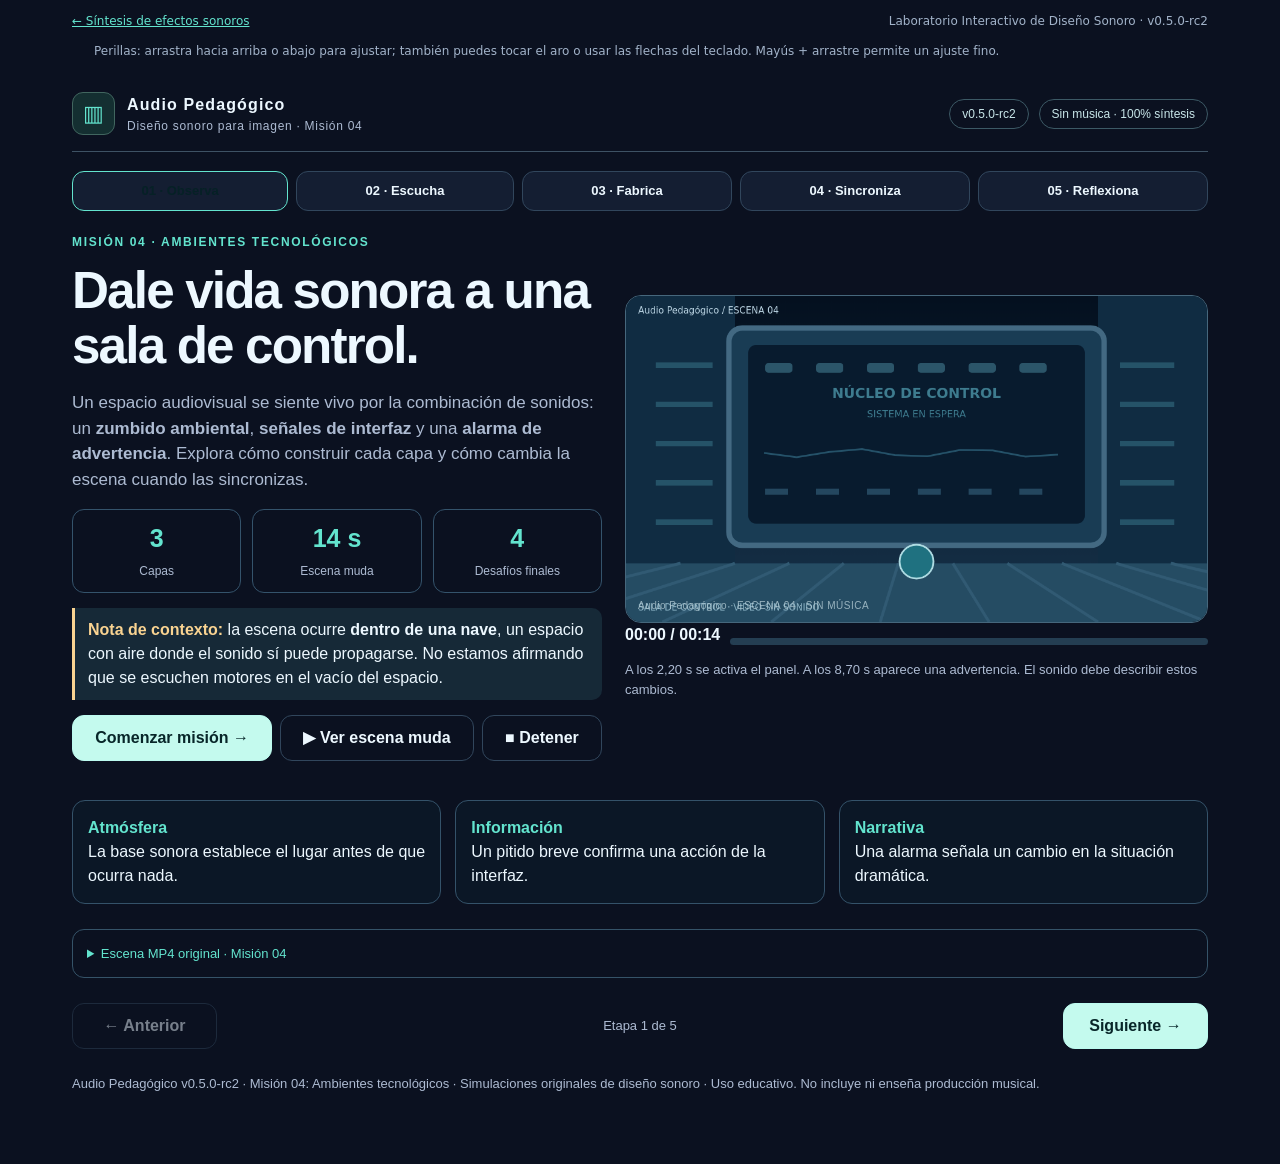
<file: Mision_04_Ambientes_Tecnologicos.html>
<!doctype html>
<html lang="es"><head><meta charset="UTF-8"><meta name="viewport" content="width=device-width, initial-scale=1, viewport-fit=cover"><meta name="theme-color" content="#080f1b">
<meta name="description" content="Audio Pedagógico: Misión 04, diseña un ambiente tecnológico para una escena audiovisual, con capas de síntesis sonora y sincronización."><title>Audio Pedagógico | Misión 04 · Ambientes tecnológicos</title>
<style>
:root{color-scheme:dark;--bg:#070e1a;--panel:#111f31;--panel2:#182b42;--line:#31465c;--ink:#edf8ff;--muted:#b1c5d9;--cyan:#6ff2e4;--pink:#ff9dca;--gold:#f9d391;--ok:#96f0be;--err:#ffaaa0;--violet:#b9b3ff}
*{box-sizing:border-box}html{scroll-behavior:smooth}body{margin:0;color:var(--ink);background:radial-gradient(ellipse at 91% 0,#17495755,transparent 40%),radial-gradient(ellipse at -11% 65%,#242151aa,transparent 55%),var(--bg);font:16px/1.5 system-ui,-apple-system,Segoe UI,sans-serif}
button,input,select{font:inherit}button{cursor:pointer;border:1px solid var(--line);border-radius:12px;background:var(--panel2);color:var(--ink);padding:10px 15px;font-weight:650;transition:.15s}button:hover{border-color:var(--cyan);background:#213950}button:focus-visible,input:focus-visible,select:focus-visible{outline:3px solid var(--gold);outline-offset:2px}
button.primary{background:#c4faee;color:#082629;border-color:#bcfbef}button.primary:hover{background:#91efd9}button.ghost{background:transparent}button:disabled{opacity:.48;cursor:not-allowed}
a{color:var(--cyan)}.wrap{max-width:1180px;margin:auto;padding:22px 22px 70px}.top{display:flex;gap:15px;align-items:center;justify-content:space-between;border-bottom:1px solid #3e5264;padding-bottom:16px}.brand{display:flex;align-items:center;gap:12px}.mark{height:43px;width:43px;border:1px solid var(--cyan);border-radius:12px;display:grid;place-items:center;color:var(--cyan);font-size:22px;box-shadow:inset 0 0 18px #48d5ca28}.brand b{font-weight:850;letter-spacing:.07em}.brand small{display:block;color:var(--muted);font-size:12px;letter-spacing:.06em}.topright{display:flex;gap:10px;align-items:center;flex-wrap:wrap}.tag{border:1px solid #3c5965;border-radius:30px;padding:5px 12px;font-size:12px;color:#c8e6e9}.steps{display:flex;flex-wrap:wrap;gap:8px;margin:19px 0 22px}.step{font-size:13px;padding:9px 13px;flex:1 1 auto;white-space:nowrap}.step.active{background:var(--cyan);color:#062126;border-color:var(--cyan)}.step.done{border-color:#6eaea5}.pane{display:none}.pane.active{display:block}.eyebrow{font-size:12px;font-weight:850;letter-spacing:.14em;color:var(--cyan);text-transform:uppercase}.hero{display:grid;grid-template-columns:1fr 1.1fr;gap:23px;align-items:center}.hero h1{font-size:clamp(29px,4vw,52px);letter-spacing:-.036em;line-height:1.08;margin:12px 0 13px}.sub{color:var(--muted);max-width:70ch}.hero .sub{font-size:17px}.card{background:linear-gradient(155deg,#14283c,#101d2d);border:1px solid var(--line);border-radius:18px;padding:20px}.card h2{font-size:22px;line-height:1.2;margin:0 0 10px}.card h3{font-size:17px;margin:0 0 10px}.card p{margin:8px 0 12px}.bigspace{margin:25px 0}.grid2{display:grid;grid-template-columns:repeat(2,minmax(0,1fr));gap:16px}.grid3{display:grid;grid-template-columns:repeat(3,minmax(0,1fr));gap:14px}.fact{padding:15px;background:#0b1726;border:1px solid #345269;border-radius:13px}.fact strong{display:block;color:var(--cyan)}.tiny{font-size:13px;color:var(--muted)}.scene{position:relative;overflow:hidden;border:1px solid #46677c;border-radius:16px;background:#080f1c}.scene canvas{width:100%;height:auto;display:block;aspect-ratio:16/9}.scene .watermark{position:absolute;left:12px;bottom:9px;font-size:10px;color:#b4ccd4cc;pointer-events:none;letter-spacing:.05em}.panelhead{display:flex;align-items:center;justify-content:space-between;flex-wrap:wrap;gap:12px}.actions{display:flex;gap:8px;flex-wrap:wrap;margin:14px 0}.actions button{flex:1 1 auto}.sceneControls{display:flex;gap:10px;align-items:center;flex-wrap:wrap}.sceneControls strong{font-variant-numeric:tabular-nums}.progressline{height:7px;background:#243e52;border-radius:10px;overflow:hidden;margin-top:12px}.progressline i{display:block;height:100%;background:linear-gradient(90deg,var(--cyan),var(--pink));width:0%;transition:width .12s}
.callout{border-left:3px solid var(--gold);padding:10px 13px;background:#f9d39110;border-radius:0 10px 10px 0;margin:15px 0}.callout strong{color:var(--gold)}.feedback{min-height:43px;background:#0d1b2c;border:1px solid #304b62;border-radius:12px;padding:11px 13px;color:#d8e7f1;margin:12px 0}.feedback.good{border-color:#4d9a78;background:#123429}.feedback.bad{border-color:#a06966;background:#351c24}.q{padding:17px;background:#0c1a2a;border:1px solid #354b62;border-radius:14px;margin:12px 0}.q h3{margin:0 0 12px;font-size:16px}.q .options{display:grid;grid-template-columns:1fr 1fr;gap:9px}.q .options button{text-align:left;font-weight:500;font-size:14px}.q .options button.selected{border-color:var(--cyan);background:#244752}.q .feedback{font-size:14px}
.rule{border:0;border-top:1px solid #34465a;margin:20px 0}.row{display:flex;gap:11px;align-items:center;flex-wrap:wrap}.stat{border:1px solid #34536b;padding:10px;border-radius:12px;flex:1;min-width:110px;text-align:center}.stat b{font-size:25px;color:var(--cyan);display:block}.stat span{font-size:12px;color:var(--muted)}.partNav{display:flex;gap:7px;flex-wrap:wrap;margin:12px 0 16px}.partNav button{flex:1 1 auto}.partNav button.sel{border-color:var(--cyan);background:#20505b}.controlgrid{display:grid;grid-template-columns:repeat(2,minmax(0,1fr));gap:13px}.control{background:#0d1c2e;border:1px solid #35506a;border-radius:12px;padding:13px}.control label{display:flex;align-items:center;justify-content:space-between;gap:10px;font-size:13px;font-weight:700;margin-bottom:7px}.control output{color:var(--cyan);font-variant-numeric:tabular-nums;font-size:13px}.control input[type=range]{width:100%;accent-color:var(--cyan);cursor:pointer}.control small{display:block;color:var(--muted);font-size:12px;margin-top:5px}.waveselect{display:grid;grid-template-columns:repeat(4,minmax(0,1fr));gap:8px}.waveopt{min-width:0;padding:7px 4px;font-size:12px;background:#0e2031}.waveopt svg{width:100%;height:35px;display:block}.waveopt span{display:block}.waveopt.sel{border-color:var(--cyan);background:#1b4750}.scope{width:100%;height:126px;border-radius:12px;background:#070f1b;border:1px solid #315165;display:block}.cue{display:grid;grid-template-columns:160px 1fr;gap:12px;align-items:start}.cue .partNav{display:grid;grid-template-columns:1fr;margin:0}.cue .partNav button{text-align:left}.timing{display:grid;grid-template-columns:minmax(130px,1fr) minmax(110px,1.5fr) 58px;gap:10px;align-items:center;border-bottom:1px solid #29435b;padding:11px 0}.timing input{width:100%;accent-color:var(--cyan)}.timing strong{text-align:right;font-variant-numeric:tabular-nums;color:var(--cyan)}.answers{display:flex;gap:8px;flex-wrap:wrap}.answers button{flex:1 1 170px}.tip{display:none;color:#f3dbad;font-size:14px;background:#2f2b25;border-radius:8px;padding:10px;margin-top:8px}.tip.show{display:block}.mini{font-size:13px;color:var(--muted)}.footerNav{display:flex;justify-content:space-between;align-items:center;gap:10px;margin:25px 0}.footerNav button{min-width:145px}.hidden{display:none!important}.sr{position:absolute;width:1px;height:1px;overflow:hidden;clip:rect(0,0,0,0)}.checkrow{display:flex;gap:11px;align-items:start;padding:10px;border:1px solid #31465c;border-radius:12px}.checkrow input{accent-color:var(--cyan);margin-top:6px}.goodtext{color:var(--ok)}.warntext{color:var(--gold)}.empty{color:var(--muted);font-style:italic}
@media(max-width:850px){.hero{grid-template-columns:1fr}.grid3{grid-template-columns:1fr 1fr}.cue{grid-template-columns:1fr}.cue .partNav{display:flex}.partNav button{font-size:13px}}@media(max-width:580px){.wrap{padding:13px 12px 45px}.card{padding:14px;border-radius:14px}.top{align-items:flex-start}.tag{font-size:11px}.steps{gap:6px}.step{padding:8px 8px;font-size:11px}.grid2,.grid3,.controlgrid{grid-template-columns:1fr}.q .options{grid-template-columns:1fr}.waveselect{grid-template-columns:1fr 1fr}.sceneControls{align-items:stretch}.sceneControls button{flex:1 1 120px}.footerNav button{min-width:0}.timing{grid-template-columns:1fr 1fr}.timing label{grid-column:1/3}.timing input{grid-column:1/2}}
@media(prefers-reduced-motion:reduce){*,*::before,*::after{scroll-behavior:auto!important;transition:none!important}}

/* Misión 04: nuevas barras de ambiente y controles */
.layerNav{display:flex;gap:8px;flex-wrap:wrap;margin:14px 0}.layerNav button{flex:1 1 145px}.layerNav .selected{background:#1e5361;border-color:var(--cyan)}
.timeline{display:grid;grid-template-columns:110px 1fr;gap:8px;align-items:center;margin:8px 0}.timeline .track{height:28px;border-radius:6px;position:relative;background:#0c1d30;border:1px solid #3c5970;overflow:hidden}.timeline .segment{position:absolute;top:3px;bottom:3px;border-radius:4px;opacity:.85}.timeline label{font-size:13px;font-weight:700}.timeline .tick{position:absolute;top:0;bottom:0;width:1px;background:#e9fdff55}.cueTime{color:var(--cyan);font-weight:700;font-variant-numeric:tabular-nums}.scenezone{position:relative}.stateHint{font-size:12px;color:var(--muted)}.waveDemo{margin-top:10px}.waveDemo svg{max-height:50px;display:block}.soundchip{display:inline-flex;gap:6px;align-items:center;padding:5px 10px;border:1px solid #3e627a;border-radius:30px;font-size:12px;margin:4px}.soundchip b{color:var(--cyan)}
@media(max-width:600px){.timeline{grid-template-columns:1fr}.timeline label{font-size:12px}.layerNav button{font-size:12px}.actions button{flex-basis:43%}}
</style><meta name="application-name" content="Audio Pedagógico"><meta name="application-version" content="0.5.0-rc2"><link rel="stylesheet" href="synthfx.css"><script src="synthfx.js">window.addEventListener('pagehide',()=>{stopAllAudio();stopVisual();});document.addEventListener('visibilitychange',()=>{if(document.hidden){stopAllAudio();stopVisual();}});SynthFX.enhanceWaves(document.querySelector('#waveOpts'));
</script><script src="knobs.js" defer></script><link rel="stylesheet" href="tema-tic.css?v=20261125">
</head><body><nav class="sfx-home" aria-label="Navegación general"><a href="sintesis.html">← Síntesis de efectos sonoros</a><span>Laboratorio Interactivo de Diseño Sonoro · v0.5.0-rc2</span></nav>
<div class="wrap">
<header class="top"><div class="brand"><div class="mark" aria-hidden="true">▥</div><div><b>Audio Pedagógico</b><small>Diseño sonoro para imagen · Misión 04</small></div></div><div class="topright"><span class="tag">v0.5.0-rc2</span><span class="tag">Sin música · 100% síntesis</span></div></header>
<nav class="steps" aria-label="Etapas de la misión"><button class="step active" data-step="0">01 · Observa</button><button class="step" data-step="1">02 · Escucha</button><button class="step" data-step="2">03 · Fabrica</button><button class="step" data-step="3">04 · Sincroniza</button><button class="step" data-step="4">05 · Reflexiona</button></nav>
<main>
<section class="pane active" id="pane0">
<div class="hero"><div><div class="eyebrow">Misión 04 · Ambientes tecnológicos</div><h1>Dale vida sonora a una sala de control.</h1>
<p class="sub">Un espacio audiovisual se siente vivo por la combinación de sonidos: un <b>zumbido ambiental</b>, <b>señales de interfaz</b> y una <b>alarma de advertencia</b>. Explora cómo construir cada capa y cómo cambia la escena cuando las sincronizas.</p>
<div class="row"><div class="stat"><b>3</b><span>Capas</span></div><div class="stat"><b>14 s</b><span>Escena muda</span></div><div class="stat"><b>4</b><span>Desafíos finales</span></div></div>
<div class="callout"><strong>Nota de contexto:</strong> la escena ocurre <b>dentro de una nave</b>, un espacio con aire donde el sonido sí puede propagarse. No estamos afirmando que se escuchen motores en el vacío del espacio.</div>
<div class="actions"><button class="primary" id="begin">Comenzar misión →</button><button class="ghost" id="playVisualIntro">▶ Ver escena muda</button><button class="ghost" id="stopVisualIntro">■ Detener</button></div></div>
<div><div class="scene"><canvas id="sceneMain" width="960" height="540" role="img" aria-label="Animación original de una sala de control espacial, con monitor central, luces de interfaz y alerta de peligro a los 8,7 segundos"></canvas><span class="watermark">Audio Pedagógico · ESCENA 04 · SIN MÚSICA</span></div><div class="sceneControls"><strong id="clockMain">00:00 / 00:14</strong><div class="progressline" style="flex:1;min-width:140px"><i id="barMain"></i></div></div><p class="tiny">A los 2,20 s se activa el panel. A los 8,70 s aparece una advertencia. El sonido debe describir estos cambios.</p></div></div>
<div class="bigspace grid3"><article class="fact"><strong>Atmósfera</strong><span>La base sonora establece el lugar antes de que ocurra nada.</span></article><article class="fact"><strong>Información</strong><span>Un pitido breve confirma una acción de la interfaz.</span></article><article class="fact"><strong>Narrativa</strong><span>Una alarma señala un cambio en la situación dramática.</span></article></div>
</section>
<section class="pane" id="pane1">
<div class="eyebrow">02 · Escucha y formula hipótesis</div><h2>Escucha antes de tocar los controles.</h2><p class="sub">En cada ejercicio, escucha A y B varias veces. La pregunta se refiere a una diferencia acústica concreta, no a qué sonido es «más bonito».</p>
<div id="exerciseRoot"></div><div class="callout"><strong>Consejo:</strong> utiliza audífonos y un volumen moderado. Las diferencias de filtrado y modulación se distinguen mejor así.</div>
</section>
<section class="pane" id="pane2">
<div class="eyebrow">03 · Fabrica</div><h2>Construye tu ambiente en tres capas.</h2><p class="sub">Selecciona una capa, prueba los parámetros y compárala con las demás. Los valores afectan al sonido sintetizado; no son controles decorativos.</p>
<div class="layerNav" id="layerTabs"></div>
<div class="grid2"><div class="card"><h3 id="layerTitle">Atmósfera</h3><p class="tiny" id="layerExplain"></p><div class="eyebrow">Forma de onda · selecciona y visualiza</div><div class="waveselect" id="waveOpts"></div><div class="actions waveDemo"><button id="hearWave">▶ Oír solo esta forma de onda</button></div><div id="controls" class="controlgrid"></div><div class="callout" id="layerTip"></div></div>
<div class="card"><h3>Escucha lo que estás construyendo</h3><canvas id="scope" class="scope" width="760" height="170" role="img" aria-label="Visualización temporal de la señal sintetizada; no representa un análisis espectral FFT"></canvas><p class="tiny">Vista de la forma de onda en el tiempo (no es un espectrograma).</p><div class="actions"><button class="primary" id="playLayer">▶ Escuchar capa</button><button id="playAll">▶ Escuchar combinación</button><button id="stopAudio">■ Detener</button></div><div class="actions"><button id="exportLayer">↓ Exportar esta capa WAV</button><button id="restoreLayer" class="ghost">Restablecer capa</button></div><div id="labFeedback" class="feedback" role="status">Escucha la capa y modifica un solo parámetro cada vez para identificar su efecto.</div><hr class="rule"><div class="eyebrow">Tres funciones diferentes</div><p class="mini"><span class="soundchip"><b>Atmósfera</b> continuidad</span><span class="soundchip"><b>Interfaz</b> información</span><span class="soundchip"><b>Alarma</b> tensión</span></p></div></div>
</section>
<section class="pane" id="pane3">
<div class="eyebrow">04 · Sincroniza</div><h2>¿Cuándo debe sonar cada evento?</h2><p class="sub">La atmósfera comienza desde el inicio. Coloca los pitidos del panel cuando sus indicadores cambian y activa la alarma cuando aparece la señal de advertencia. Los controles cambian el sonido realmente exportado.</p>
<div class="grid2"><div><div class="scene"><canvas id="sceneSync" width="960" height="540" role="img" aria-label="Sala tecnológica animada con luces, un panel que se activa y una señal de peligro"></canvas><span class="watermark">ESCENA 04 · SALA DE CONTROL</span></div><div class="row bigspace"><button id="playScene" class="primary">▶ Reproducir con sonido</button><button id="playSceneMute">▶ Solo imagen</button><button id="stopScene">■ Detener</button><strong id="clockSync">00:00</strong></div><div class="progressline"><i id="barSync"></i></div><p class="tiny">Puedes escuchar la mezcla completa y exportarla como audio WAV de 14 segundos para usarla después en un DAW.</p></div>
<div class="card"><h3>Colocación temporal</h3><div class="timeline"><label>Atmósfera</label><div class="track"><div class="segment" style="left:0;width:100%;background:#4cc2bb"></div></div><label>Interfaz</label><div class="track"><div class="segment" id="beepSeg" style="left:15%;width:7%;background:#82a9ff"></div></div><label>Alarma</label><div class="track"><div class="segment" id="alarmSeg" style="left:60%;width:24%;background:#fb8ca5"></div></div></div><div class="control"><label for="syncInterface">Primer pitido de interfaz <output id="outInterface">2,20 s</output></label><input type="range" id="syncInterface" min="0.5" max="5" step="0.1" value="1.1"><small>La referencia visual está en 2,20 s. Escucha el efecto del desplazamiento.</small></div><div class="control"><label for="syncAlarm">Inicio de alarma <output id="outAlarm">8,70 s</output></label><input type="range" id="syncAlarm" min="6" max="11" step="0.1" value="7.1"><small>La advertencia aparece en 8,70 s.</small></div><div class="actions"><button id="autoSync">Alinear con la escena</button><button class="primary" id="exportMix">↓ Exportar mezcla WAV</button></div><div id="syncFeedback" class="feedback" role="status">Prueba primero los tiempos actuales: ¿qué ocurre si el sonido se adelanta a la imagen?</div></div></div>
</section>
<section class="pane" id="pane4">
<div class="eyebrow">05 · Reflexiona</div><h2>Demuestra que entiendes lo que hiciste.</h2><p class="sub">Responde por qué tomaste las decisiones acústicas. Los errores ofrecen explicaciones para volver a intentarlo.</p><div id="quiz"></div><div class="card bigspace"><h3>Tu bitácora del laboratorio</h3><div id="results"></div><div class="actions"><button id="resetQuiz" class="ghost">Repetir evaluación</button><button id="downloadSummary">↓ Descargar ficha de práctica (TXT)</button></div><p class="tiny">No se recopilan nombres, notas ni respuestas en un servidor. El progreso de esta sesión permanece solo en el navegador abierto.</p></div>
</section>
<aside class="sfx-resource"><details><summary>Escena MP4 original · Misión 04</summary><video controls playsinline preload="metadata" src="Escena_Muda_Mision_04.mp4" aria-label="Escena muda original de la misión 04"></video><p>Este video es la referencia muda para descargar y trabajar en un DAW. Los controles de sincronización de la misión usan la animación Canvas original.</p><a href="Escena_Muda_Mision_04.mp4" download>Descargar MP4</a></details></aside></main>
<div class="footerNav"><button id="prevStep" class="ghost" disabled>← Anterior</button><div class="tiny" id="stepCounter">Etapa 1 de 5</div><button id="nextStep" class="primary">Siguiente →</button></div>
<footer class="tiny">Audio Pedagógico v0.5.0-rc2 · Misión 04: Ambientes tecnológicos · Simulaciones originales de diseño sonoro · Uso educativo. No incluye ni enseña producción musical.</footer>
</div>
<script>"use strict";
const $=q=>document.querySelector(q), $$=q=>[...document.querySelectorAll(q)];
const DUR=14,SR=44100,TAU=Math.PI*2;let step=0,played=0,compared=0,exported=0,layer='amb',audioCtx=null,playingSources=[],animation=null,animStart=0,animTarget=null;
const config={
 amb:{title:'Atmósfera de maquinaria',text:'Sonido continuo y de baja frecuencia para establecer una sala tecnológica. La modulación lenta introduce vibración sin convertirlo en una melodía.',wave:'saw',base:92,cutoff:640,mod:0.28,lfo:1.8,noise:0.18,level:0.65},
 ui:{title:'Confirmaciones de la interfaz',text:'Pitidos cortos con un ataque rápido. Un barrido de frecuencia y un filtro definen su carácter, como respuesta a la activación de un panel.',wave:'sine',base:860,cutoff:4200,sweep:280,decay:0.19,noise:0.04,level:0.6},
 alarm:{title:'Alarma tecnológica',text:'Una señal repetitiva con transitorios definidos. La rapidez de los pulsos y la forma de onda ayudan a construir urgencia.',wave:'square',base:560,cutoff:2800,rate:2.8,mod:0.12,noise:0.1,level:0.65}
};
const pristine=JSON.parse(JSON.stringify(config));
const controls={
 amb:[['base','Frecuencia base',35,200,1,'Hz','Fija la altura percibida del zumbido.'],['cutoff','Corte del filtro',100,6000,10,'Hz','Atenúa componentes agudas del timbre.'],['lfo','Velocidad del LFO',0.2,9,0.1,'Hz','Cuántas oscilaciones de modulación hay por segundo.'],['mod','Profundidad de modulación',0,0.95,0.01,'%','Altera levemente intensidad y frecuencia.'],['noise','Ruido agregado',0,0.8,0.01,'%','Añade textura aperiódica.'],['level','Nivel de la capa',0,0.95,0.01,'%','Cambia la intensidad, no la altura.']],
 ui:[['base','Frecuencia inicial',250,1700,5,'Hz','Altura desde la que empieza el pitido.'],['sweep','Barrido de frecuencia',-850,950,5,'Hz','Variación de altura durante un pitido.'],['cutoff','Corte del filtro',300,8000,50,'Hz','Modifica el brillo del timbre.'],['decay','Duración del pitido',0.07,0.65,0.01,'s','Cuánto permanece audible.'],['noise','Textura de ruido',0,0.5,0.01,'%','Produce una componente menos tonal.'],['level','Nivel de la capa',0,0.95,0.01,'%','Ajusta el volumen.']],
 alarm:[['base','Frecuencia de la alarma',180,1200,5,'Hz','Altura de su núcleo tonal.'],['rate','Pulsos por segundo',0.5,6,0.1,'Hz','Rapidez con la que suena y calla.'],['cutoff','Corte del filtro',400,8500,50,'Hz','Acentúa u oscurece los agudos.'],['mod','Alternancia de altura',0,0.5,0.01,'%','Variación entre los tonos de los pulsos; no es una melodía.'],['noise','Ruido agregado',0,0.5,0.01,'%','Textura que aumenta la sensación de tensión.'],['level','Nivel de la capa',0,0.95,0.01,'%','Intensidad de la alarma.']]
};
const names={sine:'Senoidal',triangle:'Triangular',square:'Cuadrada',saw:'Diente de sierra'};
function wave(w,p){switch(w){case 'sine':return Math.sin(p);case 'triangle':return 2/Math.PI*Math.asin(Math.sin(p));case 'square':return Math.sin(p)>=0?1:-1;case 'saw':return 2*((p/TAU)-Math.floor(p/TAU+0.5));default:return 0;}}
function waveSVG(w){return SynthFX.svg(w);}
function valFormat(k,n){if(['base','cutoff','sweep'].includes(k))return Math.round(n)+' Hz';if(['decay'].includes(k))return (+n).toFixed(2)+' s';if(['lfo','rate'].includes(k))return (+n).toFixed(1)+' Hz';return Math.round(n*100)+' %';}
function renderLab(){const tab=$('#layerTabs');tab.innerHTML=Object.keys(config).map(k=>`<button class="${k===layer?'selected':''}" data-layer="${k}">${config[k].title}</button>`).join('');tab.querySelectorAll('[data-layer]').forEach(b=>b.onclick=()=>{stopAllAudio();layer=b.dataset.layer;renderLab();});$('#layerTitle').textContent=config[layer].title;$('#layerExplain').textContent=config[layer].text;
$('#waveOpts').innerHTML=Object.keys(names).map(w=>`<button class="waveopt ${config[layer].wave===w?'sel':''}" data-wave="${w}" aria-pressed="${config[layer].wave===w}">${waveSVG(w)}<span>${names[w]}</span></button>`).join('');$$('[data-wave]').forEach(b=>b.onclick=()=>{config[layer].wave=b.dataset.wave;renderLab();$('#labFeedback').textContent='Seleccionaste '+names[b.dataset.wave]+'. Escucha el resultado y compara con las otras formas.';});
$('#controls').innerHTML=controls[layer].map(([key,name,min,max,s,unit,hint])=>`<div class="control"><label for="c_${key}">${name}<output id="o_${key}">${valFormat(key,config[layer][key])}</output></label><input id="c_${key}" type="range" data-control="${key}" min="${min}" max="${max}" step="${s}" value="${config[layer][key]}"><small>${hint}</small></div>`).join('');$$('[data-control]').forEach(b=>b.oninput=()=>{config[layer][b.dataset.control]=+b.value;$('#o_'+b.dataset.control).textContent=valFormat(b.dataset.control,+b.value);$('#labFeedback').textContent='Parámetro actualizado. Reproduce de nuevo para escuchar su efecto.';drawScope();});
$('#layerTip').textContent=({amb:'Prueba reducir el filtro a 300 Hz, luego subirlo a 4000 Hz. ¿Se siente el mismo espacio?',ui:'Prueba un barrido ascendente, otro descendente y compara qué información sugiere cada uno.',alarm:'Una alarma puede ser reconocible por pulsos y cambios de timbre, aunque utilice solo una nota.'})[layer];drawScope();}
// Generador PCM determinista. Los parámetros están acotados y las envolventes tienen rampas para evitar clics.
function rand(i,seed){let z=(Math.imul(i+seed,1103515245)+12345)|0;z^=z>>>13;z=Math.imul(z,1274126177);return 2*((z>>>0)/4294967295)-1;}
function synth(type,cfg,dur,rate=SR){const n=Math.max(1,Math.ceil(dur*rate)),pcm=new Float32Array(n);let phase=0,lp=0;const fcut=Math.max(70,Math.min(cfg.cutoff,rate*.46));const coeff=1-Math.exp(-TAU*fcut/rate);let phase2=0;
for(let i=0;i<n;i++){const t=i/rate,p=t/dur;let hz,env,amp,noiseAmt;
if(type==='amb'){const slow=Math.sin(TAU*cfg.lfo*t);hz=cfg.base*(1+.045*cfg.mod*slow);env=Math.min(1,t/.24)*Math.min(1,Math.max(0,(dur-t)/.25));amp=(.65+.22*cfg.mod*slow);noiseAmt=cfg.noise;}
else if(type==='ui'){hz=Math.max(90,cfg.base+cfg.sweep*p);env=(1-Math.exp(-t/.004))*Math.pow(Math.max(0,1-p),2.3);amp=1;noiseAmt=cfg.noise;}
else{const per=1/Math.max(.5,cfg.rate),within=(t%per)/per,pulse=(within<.56)?Math.min(1,within/.06)*Math.min(1,(.56-within)/.07):0;hz=cfg.base*(1+(Math.floor(t/per)%2?cfg.mod:-cfg.mod));env=pulse*Math.min(1,t/.015)*Math.min(1,Math.max(0,(dur-t)/.025));amp=1;noiseAmt=cfg.noise;}
phase+=TAU*hz/rate;phase2+=TAU*(hz*2)/rate;
const raw=SynthFX.wave(cfg.wave,phase,hz,rate)*.73+noiseAmt*rand(i,22+type.length*17)*.33;
lp+=coeff*(raw-lp);
pcm[i]=Math.max(-1,Math.min(1,lp*env*amp*cfg.level*.45));}
return pcm;}
function stereoMix(chunks,length=DUR,rate=SR){const n=Math.ceil(length*rate),left=new Float32Array(n),right=new Float32Array(n);for(const item of chunks){const st=Math.round(item.at*rate),g=item.gain??1,pan=item.pan??0,a=Math.cos((pan+1)*Math.PI/4)*g,b=Math.sin((pan+1)*Math.PI/4)*g;for(let i=0;i<item.pcm.length;i++){const pos=st+i;if(pos<0||pos>=n)continue;left[pos]+=item.pcm[i]*a;right[pos]+=item.pcm[i]*b;}}let max=0;for(let i=0;i<n;i++)max=Math.max(max,Math.abs(left[i]),Math.abs(right[i]));const scale=max>.94?.94/max:1;for(let i=0;i<n;i++){left[i]*=scale;right[i]*=scale;}return [left,right];}
const uiOffsets=[0,2.3,5.5,8.3];let uiStart=1.1,alarmStart=7.1;
function sceneMix(){const chunks=[{at:0,pcm:synth('amb',config.amb,DUR),pan:0,gain:1}];uiOffsets.forEach((offset,i)=>{const time=uiStart+offset;if(time<DUR)chunks.push({at:time,pcm:synth('ui',config.ui,config.ui.decay),pan:i%2===0?-.35:.35,gain:1});});chunks.push({at:alarmStart,pcm:synth('alarm',config.alarm,Math.max(.1,12.4-alarmStart)),pan:0,gain:1.1});return stereoMix(chunks);}
let audioRequest=0;async function readyAudio(){const request=++audioRequest;const AC=window.AudioContext||window.webkitAudioContext;if(!AC)throw Error('Web Audio no está disponible en este navegador.');if(!audioCtx)audioCtx=new AC();if(audioCtx.state!=='running')await audioCtx.resume();await Promise.resolve();if(request!==audioRequest)throw Error('Reproducción cancelada.');if(audioCtx.state!=='running')throw Error('El audio sigue bloqueado: vuelve a tocar el botón.');return audioCtx;}
function stopAllAudio(){audioRequest++;playingSources.forEach(s=>{try{s.stop()}catch(_){}});playingSources=[];}
function schedule(left,right,ctx,at=0){const buffer=ctx.createBuffer(2,left.length,SR);buffer.copyToChannel(left,0);buffer.copyToChannel(right,1);const src=ctx.createBufferSource();src.buffer=buffer;src.connect(ctx.destination);src.start(ctx.currentTime+.03+at);playingSources.push(src);src.onended=()=>{let idx=playingSources.indexOf(src);if(idx>=0)playingSources.splice(idx,1);try{src.disconnect()}catch(_){}};return src;}
function monoAsStereo(pcm){return stereoMix([{at:0,pcm}],pcm.length/SR);}
async function playLayerNow(which=layer){try{const ctx=await readyAudio();stopAllAudio();let dur=which==='amb'?4:which==='alarm'?3:config.ui.decay;const pcm=synth(which,config[which],dur);schedule(pcm,pcm,ctx);drawScope(pcm);played++;$('#labFeedback').textContent='Escuchando '+config[which].title.toLowerCase()+'. Modifica un solo control para comparar su efecto.';}catch(err){$('#labFeedback').textContent='Problema de audio: '+err.message;}}
async function playCombined(){try{const ctx=await readyAudio();stopAllAudio();const chunks=[{at:0,pcm:synth('amb',config.amb,4.5),pan:0,gain:1},{at:1,pcm:synth('ui',config.ui,config.ui.decay),pan:-.25},{at:2.2,pcm:synth('alarm',config.alarm,2),pan:.2}];schedule(...stereoMix(chunks,4.5),ctx);played++;$('#labFeedback').textContent='Escuchando ambiente + interfaz + alarma, con eventos escalonados. Se trata de un ejemplo de capas, no de música.';}catch(err){$('#labFeedback').textContent=err.message;}}
function drawScope(data){const c=$('#scope'),x=c.getContext('2d'),w=c.width,h=c.height;x.fillStyle='#06111d';x.fillRect(0,0,w,h);x.lineWidth=1;x.strokeStyle='#35536b';for(let j=1;j<=3;j++){x.beginPath();x.moveTo(0,h*j/4);x.lineTo(w,h*j/4);x.stroke();}if(!data)data=synth(layer,config[layer],layer==='ui'?config.ui.decay:.2);x.beginPath();x.strokeStyle='#79f6e7';x.lineWidth=1.8;for(let i=0;i<w;i++){const v=data[Math.min(data.length-1,Math.floor((i/w)*data.length))]||0;const y=h/2-v*h*.9;if(i===0)x.moveTo(i,y);else x.lineTo(i,y);}x.stroke();}
function wavData(channels,rate=SR){const n=channels[0].length,count=channels.length,buffer=new ArrayBuffer(44+n*count*2),dv=new DataView(buffer);const put=(offset,s)=>{for(let i=0;i<s.length;i++)dv.setUint8(offset+i,s.charCodeAt(i));};put(0,'RIFF');dv.setUint32(4,buffer.byteLength-8,true);put(8,'WAVE');put(12,'fmt ');dv.setUint32(16,16,true);dv.setUint16(20,1,true);dv.setUint16(22,count,true);dv.setUint32(24,rate,true);dv.setUint32(28,rate*count*2,true);dv.setUint16(32,count*2,true);dv.setUint16(34,16,true);put(36,'data');dv.setUint32(40,n*count*2,true);let k=44;for(let i=0;i<n;i++){for(let j=0;j<count;j++){const v=Math.max(-1,Math.min(1,channels[j][i]));dv.setInt16(k,v<0?v*32768:v*32767,true);k+=2;}}return new Blob([buffer],{type:'audio/wav'});}
function download(blob,name){const link=document.createElement('a'),url=URL.createObjectURL(blob);link.href=url;link.download=name;document.body.append(link);link.click();link.remove();setTimeout(()=>URL.revokeObjectURL(url),15000);}
function downloadLayer(){const cfg=config[layer],d=layer==='amb'?4:layer==='alarm'?3:cfg.decay;const pcm=synth(layer,cfg,d);download(wavData([pcm]),'SynthFX_M04_'+layer+'.wav');exported++;$('#labFeedback').textContent='Capa descargada en WAV PCM mono 44,1 kHz / 16 bits. Se puede usar en un DAW.';}
const exercises=[
{title:'Escucha A/B 01 · Maquinaria',question:'¿Qué zumbido parece menos estable por la modulación?',type:'amb',a:{mod:0.01,lfo:1.8},b:{mod:0.9,lfo:6.2},duration:2.1,correct:'b',why:'La modulación lenta o periódica cambia ligeramente la frecuencia y la intensidad. No hace falta escribir notas musicales para sugerir maquinaria variable.'},
{title:'Escucha A/B 02 · Interfaz',question:'¿Cuál pitido es más brillante por tener un filtro más abierto?',type:'ui',a:{cutoff:7500,wave:'saw',noise:.12},b:{cutoff:430,wave:'saw',noise:.12},duration:.42,correct:'a',why:'Un filtro de paso bajo con corte alto deja pasar más energía de las componentes agudas. La señal A conserva más brillo.'},
{title:'Escucha A/B 03 · Advertencia',question:'¿Qué alarma comunica más urgencia por repetir sus pulsos con mayor rapidez?',type:'alarm',a:{rate:4.3},b:{rate:.8},duration:2.6,correct:'a',why:'Más pulsos por segundo pueden crear sensación de urgencia. La velocidad es una decisión narrativa, no una regla universal.'}
];
const exerAnswers={};
function renderExercises(){const el=$('#exerciseRoot');el.innerHTML=exercises.map((q,i)=>`<div class="card bigspace"><div class="eyebrow">${q.title}</div><h2>${q.question}</h2><div class="actions"><button data-ex="${i}" data-side="a">▶ Escuchar A</button><button data-ex="${i}" data-side="b">▶ Escuchar B</button><button data-ex="${i}" data-side="ab">▶ Comparar A/B</button><button data-ex="${i}" data-side="stop">■ Detener</button></div><div class="answers"><button data-exanswer="${i}" data-val="a">El sonido A</button><button data-exanswer="${i}" data-val="b">El sonido B</button></div><div class="feedback ${exerAnswers[i]===undefined?'':exerAnswers[i]===q.correct?'good':'bad'}" id="exFeedback${i}">${exerAnswers[i]===undefined?'Escucha A y B antes de responder. Puedes repetirlos.':(exerAnswers[i]===q.correct?'Correcto. ':'Revisa la comparación. ')+q.why}</div></div>`).join('');el.querySelectorAll('[data-ex]').forEach(b=>b.onclick=()=>{if(b.dataset.side==='stop'){stopAllAudio();return;}playExercise(+b.dataset.ex,b.dataset.side);});el.querySelectorAll('[data-exanswer]').forEach(b=>b.onclick=()=>{exerAnswers[+b.dataset.exanswer]=b.dataset.val;renderExercises();});}
async function playExercise(i,side){const ex=exercises[i];try{const ctx=await readyAudio();stopAllAudio();const sides=side==='ab'?['a','b']:[side],chunks=[];sides.forEach((s,j)=>{const cfg={...config[ex.type],...ex[s]};chunks.push({at:j*(ex.duration+.4),pcm:synth(ex.type,cfg,ex.duration),pan:0});});const length=sides.length===1?ex.duration:2*ex.duration+.4;const [l,r]=stereoMix(chunks,length);schedule(l,r,ctx);compared++;$('#exFeedback'+i).textContent=side==='ab'?'Primero A y luego B, separados por una pausa.':'Escuchando '+side.toUpperCase()+'. Puedes volver a compararlo.';}catch(err){$('#exFeedback'+i).textContent='Error de audio: '+err.message;}}
const quizQuestions=[
{q:'¿Qué aporta una capa de atmósfera continua a una sala tecnológica?',answers:['Establece una sensación de espacio y continuidad.','Sustituye siempre todos los efectos puntuales.','Produce automáticamente un diálogo.'],correct:0,why:'El ambiente crea una base y sostiene la continuidad; los eventos puntuales aportan información o acción.'},
{q:'Al reducir la frecuencia de corte de un filtro paso bajo, normalmente…',answers:['aumentan los agudos.','se atenúan progresivamente componentes altas.','se acelera la escena de video.'],correct:1,why:'El filtro paso bajo reduce la energía de frecuencias superiores a su frecuencia de corte (con pendiente dependiente del filtro).'},
{q:'¿Qué parámetro modifica directamente la velocidad de repetición de una alarma?',answers:['La tasa de pulsos.','El nombre del archivo WAV.','La frecuencia de muestreo del proyecto.'],correct:0,why:'La tasa de pulsos controla cuántos avisos se producen por segundo. La tasa de muestreo determina la representación digital del audio.'},
{q:'Una luz de advertencia se enciende a los 8,70 s. ¿Qué harías con la alarma?',answers:['Colocarla al azar y subir volumen.','Ajustar su inicio según el acontecimiento visual y la intención narrativa.','Convertirla en una melodía obligatoriamente.'],correct:1,why:'La sincronización se define por la relación sonido–imagen. Un adelanto también puede usarse intencionalmente, pero debe justificarse.'}
];let quizAnswers={};
function renderQuiz(){const root=$('#quiz');root.innerHTML=quizQuestions.map((q,i)=>`<div class="q"><h3>${i+1}. ${q.q}</h3><div class="options">${q.answers.map((a,j)=>`<button data-q="${i}" data-a="${j}" class="${quizAnswers[i]===j?'selected':''}">${a}</button>`).join('')}</div><div class="feedback ${quizAnswers[i]===undefined?'':quizAnswers[i]===q.correct?'good':'bad'}">${quizAnswers[i]===undefined?'Selecciona una respuesta para conocer la explicación.':(quizAnswers[i]===q.correct?'Bien: ':'Revisa el concepto: ')+q.why}</div></div>`).join('');root.querySelectorAll('[data-q]').forEach(b=>b.onclick=()=>{quizAnswers[+b.dataset.q]=+b.dataset.a;renderQuiz();});const answered=Object.keys(quizAnswers).length,correct=quizQuestions.filter((q,i)=>quizAnswers[i]===q.correct).length;$('#results').innerHTML=`<div class="row"><div class="stat"><b>${correct}/${quizQuestions.length}</b><span>Respuestas correctas</span></div><div class="stat"><b>${answered}</b><span>Preguntas respondidas</span></div><div class="stat"><b>${played+compared}</b><span>Pruebas auditivas</span></div></div><p class="mini">${answered===quizQuestions.length?'Evaluación completada. Revisa las explicaciones, especialmente donde hubo errores.':'Aún puedes contestar las preguntas pendientes.'} La creatividad del diseño se evalúa escuchando el resultado, no solo por esta puntuación.</p>`;}
function drawScene(canvas,t){const c=canvas.getContext('2d'),w=canvas.width,h=canvas.height;c.clearRect(0,0,w,h);const grad=c.createLinearGradient(0,0,0,h);grad.addColorStop(0,'#04101f');grad.addColorStop(1,'#17334b');c.fillStyle=grad;c.fillRect(0,0,w,h);
// Sala de control futurista, dibujo original sin personas.
c.fillStyle='#102c42';c.fillRect(0,0,180,h);c.fillRect(w-180,0,180,h);c.fillStyle='#254c63';c.fillRect(0,h*.82,w,h*.18);c.strokeStyle='#315a73';c.lineWidth=5;for(let x=0;x<=w;x+=90){c.beginPath();c.moveTo(x,h*.82);c.lineTo(w/2+(x-w/2)*2,h);c.stroke();}
c.fillStyle='#193c54';c.beginPath();c.roundRect(170,53,620,360,22);c.fill();c.strokeStyle='#436982';c.lineWidth=9;c.stroke();c.fillStyle='#081b2e';c.beginPath();c.roundRect(202,81,556,296,13);c.fill();
const awake=t>=2.2,alert=t>=8.7&&t<=12.6;
const trace=c.createLinearGradient(0,0,w,0);trace.addColorStop(0,'#1e7686');trace.addColorStop(1,'#69d3c6');c.strokeStyle=awake?'#70ecdd':'#255269';c.lineWidth=3;c.beginPath();for(let j=0;j<10;j++){let x=228+j*54,y=260+Math.sin(j*1.7+t*2)*(awake?45:7);j?c.lineTo(x,y):c.moveTo(x,y);}c.stroke();
const eventTimes=[2.2,4.5,7.7,10.5],lit=eventTimes.findIndex(e=>t>=e&&t<e+.32);
for(let j=0;j<6;j++){const x=230+j*84;c.fillStyle=alert?'#f55d73':j===lit?'#f6fff0':awake?'#55d8cb':'#2b5569';c.beginPath();c.roundRect(x,111,45,16,5);c.fill();c.fillStyle=awake?'#55bacb':'#24475f';c.fillRect(x,319,38,10);}
let light=alert?'#ff8190':awake?'#9df8ed':'#3e7c8f';c.fillStyle=light;c.font='bold 23px system-ui';c.textAlign='center';c.fillText(alert?'ALERTA • SISTEMA':'NÚCLEO DE CONTROL',480,169);c.font='16px system-ui';c.fillText(alert?'REVISAR PROPULSIÓN':awake?'INTERFAZ ACTIVA':'SISTEMA EN ESPERA',480,201);
// Paneles laterales y luces.
for(let i=0;i<5;i++){c.fillStyle=awake?'#61e5d1':'#255368';c.fillRect(49,110+i*65,94,9);c.fillRect(816,110+i*65,90,9);}c.fillStyle=alert?'#d85c70':'#1f7180';c.beginPath();c.arc(480,440,28+(alert?4*Math.sin(t*20):0),0,TAU);c.fill();c.strokeStyle='#afdce3';c.lineWidth=3;c.stroke();
c.font='15px system-ui';c.textAlign='left';c.fillStyle='#bed7e6';c.fillText('Audio Pedagógico / ESCENA 04',20,29);c.fillStyle='#8fb7c9';c.fillText('SALA DE CONTROL · VIDEO SIN SONIDO',20,h-19);
}
function stopVisual(){if(animation)cancelAnimationFrame(animation);animation=null;animTarget=null;$('#clockMain').textContent='00:00 / 00:14';$('#clockSync').textContent='00:00';$('#barMain').style.width='0%';$('#barSync').style.width='0%';drawScene($('#sceneMain'),0);drawScene($('#sceneSync'),0);}
function playVisual(target,sound,ctx=null,base=0){stopVisual();if(!sound)stopAllAudio();animTarget=target;const begin=performance.now();animStart=begin;const tick=now=>{const t=Math.min(DUR,Math.max(0,ctx?ctx.currentTime-base:(now-begin)/1000));drawScene($(target==='main'?'#sceneMain':'#sceneSync'),t);$(target==='main'?'#clockMain':'#clockSync').textContent='00:'+String(Math.floor(t)).padStart(2,'0')+(target==='main'?' / 00:14':'');$(target==='main'?'#barMain':'#barSync').style.width=(t/DUR*100)+'%';if(t<DUR)animation=requestAnimationFrame(tick);else{animation=null;}};animation=requestAnimationFrame(tick);}
async function playSceneSound(){try{const ctx=await readyAudio();stopAllAudio();const [l,r]=sceneMix();const base=ctx.currentTime+.03;schedule(l,r,ctx);playVisual('sync',true,ctx,base);$('#syncFeedback').textContent='Reproduciendo el montaje completo: ambiente continuo, pitidos y alarma. Escucha cómo los inicios coinciden o no con la imagen.';}catch(err){$('#syncFeedback').textContent='No se pudo reproducir: '+err.message;}}
function paintSync(){uiStart=+$('#syncInterface').value;alarmStart=+$('#syncAlarm').value;$('#outInterface').textContent=uiStart.toFixed(2).replace('.',',')+' s';$('#outAlarm').textContent=alarmStart.toFixed(2).replace('.',',')+' s';$('#beepSeg').style.left=(uiStart/DUR*100)+'%';$('#alarmSeg').style.left=(alarmStart/DUR*100)+'%';$('#syncFeedback').textContent=`Primer pitido a ${uiStart.toFixed(2)} s (referencia 2,20 s). Alarma a ${alarmStart.toFixed(2)} s (referencia 8,70 s). Escucha antes de decidir.`;}
function setStep(n){step=Math.min(4,Math.max(0,n));$$('.pane').forEach((p,i)=>p.classList.toggle('active',i===step));$$('.step').forEach((p,i)=>{p.classList.toggle('active',i===step);p.classList.toggle('done',i<step);p.setAttribute('aria-current',i===step?'step':'false');});$('#prevStep').disabled=step===0;$('#nextStep').disabled=step===4;$('#stepCounter').textContent=`Etapa ${step+1} de 5`;stopAllAudio();stopVisual();window.scrollTo({top:0,behavior:'instant'});}
$$('[data-step]').forEach(b=>b.addEventListener('click',()=>setStep(+b.dataset.step)));$('#nextStep').onclick=()=>setStep(step+1);$('#prevStep').onclick=()=>setStep(step-1);$('#begin').onclick=()=>setStep(1);
$('#playVisualIntro').onclick=()=>playVisual('main',false);$('#stopVisualIntro').onclick=()=>{stopAllAudio();stopVisual();};$('#playLayer').onclick=()=>playLayerNow();$('#playAll').onclick=playCombined;$('#stopAudio').onclick=stopAllAudio;
$('#restoreLayer').onclick=()=>{config[layer]={...pristine[layer]};renderLab();$('#labFeedback').textContent='Restableciste los controles de '+config[layer].title+'.';};$('#exportLayer').onclick=downloadLayer;
$('#hearWave').onclick=async()=>{try{const ctx=await readyAudio();stopAllAudio();const cfg={...config[layer],base:220,cutoff:8000,noise:0,mod:0,sweep:0,level:.6,isolated:true};const sound=synth('ui',{...cfg,decay:.6},.6);schedule(...monoAsStereo(sound),ctx);drawScope(sound);$('#labFeedback').textContent='Escuchando forma de onda '+names[cfg.wave]+' con frecuencia fija y sin capas de ruido.';}catch(err){$('#labFeedback').textContent=err.message;}};
$('#playScene').onclick=playSceneSound;$('#playSceneMute').onclick=()=>playVisual('sync',false);$('#stopScene').onclick=()=>{stopAllAudio();stopVisual();};$('#syncInterface').oninput=paintSync;$('#syncAlarm').oninput=paintSync;$('#autoSync').onclick=()=>{$('#syncInterface').value='2.2';$('#syncAlarm').value='8.7';paintSync();};$('#exportMix').onclick=()=>{download(wavData(sceneMix()),'SynthFX_M04_Ambiente_Sala_Control_14s.wav');exported++;$('#syncFeedback').textContent='Mezcla exportada: estéreo, 44,1 kHz, WAV PCM 16 bits. Puedes llevarla después a tu DAW.';};
$('#resetQuiz').onclick=()=>{quizAnswers={};renderQuiz();};$('#downloadSummary').onclick=()=>{const txt=`Audio Pedagógico v0.5.0-rc2 - MISIÓN 04\nAMBIENTES TECNOLÓGICOS\n\nResultado: ${quizQuestions.filter((q,i)=>quizAnswers[i]===q.correct).length}/${quizQuestions.length}\nComparaciones auditivas: ${compared}\nReproducciones de laboratorio: ${played}\nExportaciones de audio durante esta sesión: ${exported}\nPrimer pitido: ${uiStart.toFixed(2)} s\nAlarma: ${alarmStart.toFixed(2)} s\n\nObservación: evaluación formativa, no calificación certificada.\n`;download(new Blob([txt],{type:'text/plain;charset=utf-8'}),'SynthFX_M04_Ficha_Practica.txt');};
renderLab();renderExercises();renderQuiz();paintSync();drawScene($('#sceneMain'),0);drawScene($('#sceneSync'),0);
window.addEventListener('pagehide',()=>{stopAllAudio();stopVisual();});document.addEventListener('visibilitychange',()=>{if(document.hidden){stopAllAudio();stopVisual();}});SynthFX.enhanceWaves(document.querySelector('#waveOpts'));
</script></body></html>
</file>
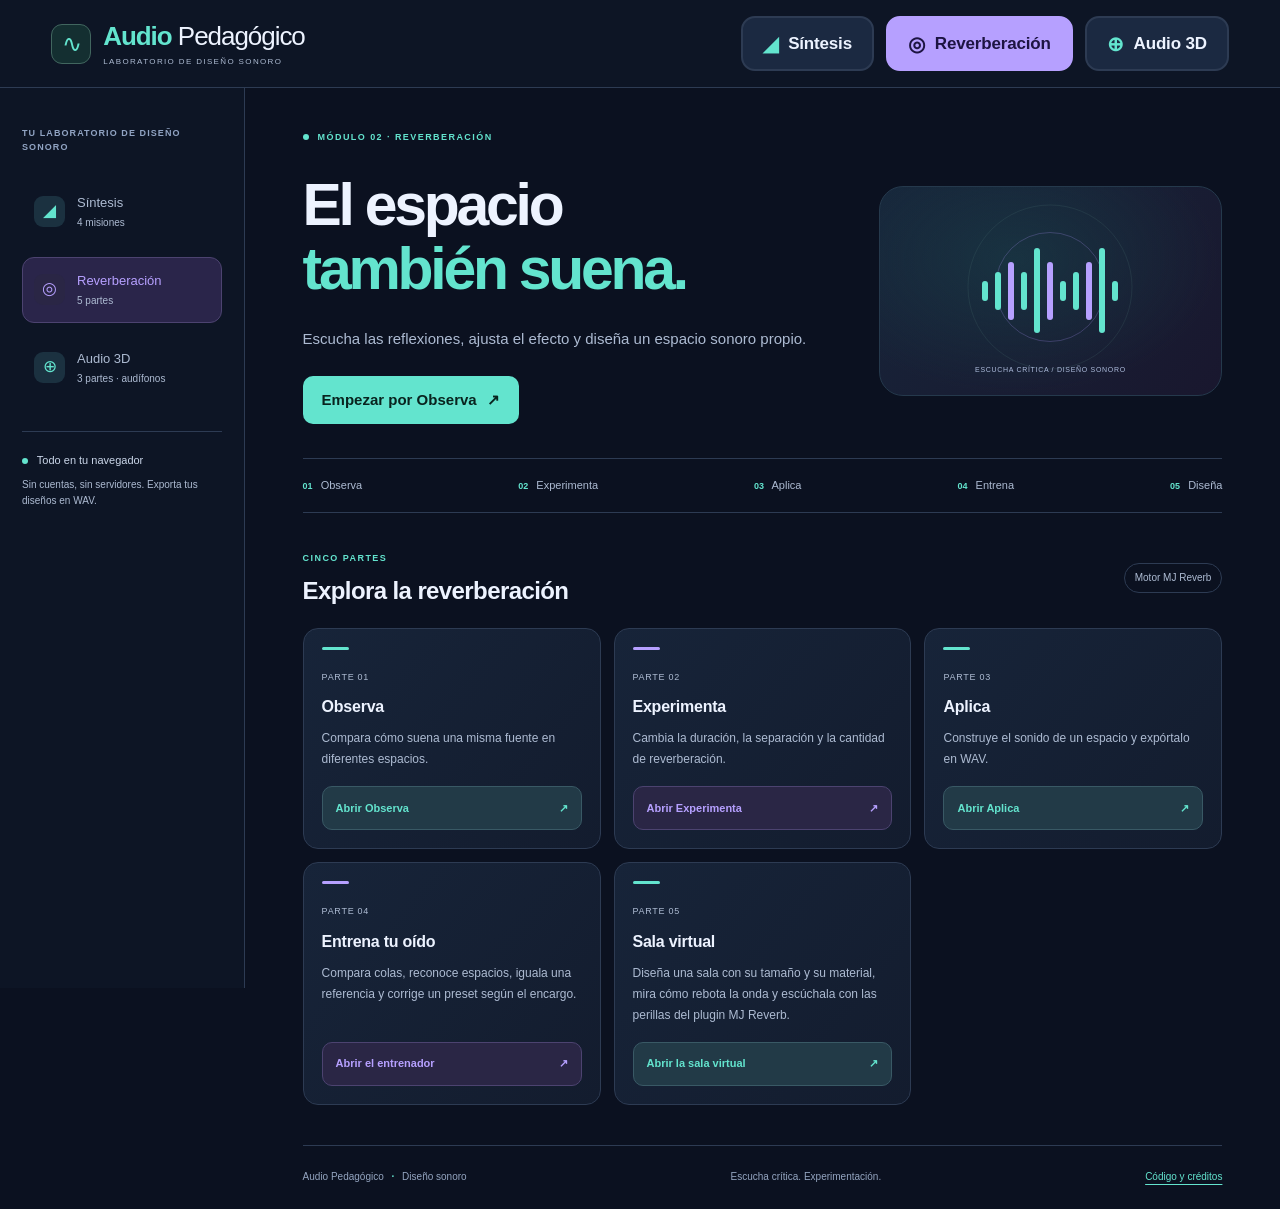
<file: reverberacion.html>
<!doctype html>
<html lang="es">
<head>
  <meta charset="utf-8">
  <meta name="viewport" content="width=device-width,initial-scale=1">
  <meta name="theme-color" content="#0b1120">
  <meta name="application-name" content="Audio Pedagógico">
  <meta name="description" content="Módulo de reverberación: observa, experimenta, aplica, entrena tu oído y diseña una sala virtual.">
  <title>Reverberación · Audio Pedagógico</title>
  <link rel="stylesheet" href="synthfx.css">
  <link rel="stylesheet" href="laboratorio.css?v=20261125b">
</head>
<body>
<a href="#contenido" class="skip">Saltar al contenido</a>
<header class="topbar"><a class="brand" href="index.html"><span class="brand-mark" aria-hidden="true">∿</span><span><b>Audio</b> Pedagógico<small>LABORATORIO DE DISEÑO SONORO</small></span></a><nav aria-label="Módulos"><a class="" href="sintesis.html"><span aria-hidden="true">◢</span>Síntesis</a><a class="alt" href="reverberacion.html" aria-current=page><span aria-hidden="true">◎</span>Reverberación</a><a class="" href="audio3d.html"><span aria-hidden="true">⊕</span>Audio 3D</a></nav></header>
<div class="layout"><aside class="sidebar"><div class="route-label">TU LABORATORIO DE DISEÑO SONORO</div><nav class="side-nav" aria-label="Módulos del laboratorio"><a class="block-link " href="sintesis.html"><span class="block-icon" aria-hidden="true">◢</span><span>Síntesis<small>4 misiones</small></span></a><a class="block-link alt active" href="reverberacion.html" aria-current=page><span class="block-icon" aria-hidden="true">◎</span><span>Reverberación<small>5 partes</small></span></a><a class="block-link " href="audio3d.html"><span class="block-icon" aria-hidden="true">⊕</span><span>Audio 3D<small>3 partes · audífonos</small></span></a></nav><div class="local-notice"><span class="status-dot"></span> Todo en tu navegador<p>Sin cuentas, sin servidores. Exporta tus diseños en WAV.</p></div></aside>
<main id="contenido" tabindex="-1">
  <div class="eyebrow"><span class="status-dot"></span> MÓDULO 02 · REVERBERACIÓN</div>
  <div class="hero"><div><h1>El espacio<br><em>también suena.</em></h1><p class="lead">Escucha las reflexiones, ajusta el efecto y diseña un espacio sonoro propio.</p><a class="button" href="Reverberacion_Interactiva_3_Paginas.html#observa">Empezar por Observa <span aria-hidden="true">↗</span></a></div><div class="hero-art" aria-hidden="true"><div class="orbit orbit-a"></div><div class="orbit orbit-b"></div><div class="wave"><i></i><i></i><i></i><i></i><i></i><i></i><i></i><i></i><i></i><i></i><i></i></div><div class="art-label">ESCUCHA CRÍTICA / DISEÑO SONORO</div></div></div>
  <div class="journey" aria-label="Recorrido de trabajo"><span><b>01</b> Observa</span><span><b>02</b> Experimenta</span><span><b>03</b> Aplica</span><span><b>04</b> Entrena</span><span><b>05</b> Diseña</span></div>
  <div class="section-head"><div><span class="eyebrow">CINCO PARTES</span><h2>Explora la reverberación</h2></div><span class="pill">Motor MJ Reverb</span></div>
  <div class="exercise-grid"><article class="exercise-card"><div class="card-meta"><span>PARTE 01</span></div><h3>Observa</h3><p>Compara cómo suena una misma fuente en diferentes espacios.</p><div class="card-actions"><a class="" href="Reverberacion_Interactiva_3_Paginas.html#observa">Abrir Observa <span aria-hidden="true">↗</span></a></div></article><article class="exercise-card"><div class="card-meta"><span>PARTE 02</span></div><h3>Experimenta</h3><p>Cambia la duración, la separación y la cantidad de reverberación.</p><div class="card-actions"><a class="" href="Reverberacion_Interactiva_3_Paginas.html#experimenta">Abrir Experimenta <span aria-hidden="true">↗</span></a></div></article><article class="exercise-card"><div class="card-meta"><span>PARTE 03</span></div><h3>Aplica</h3><p>Construye el sonido de un espacio y expórtalo en WAV.</p><div class="card-actions"><a class="" href="Reverberacion_Interactiva_3_Paginas.html#aplica">Abrir Aplica <span aria-hidden="true">↗</span></a></div></article><article class="exercise-card"><div class="card-meta"><span>PARTE 04</span></div><h3>Entrena tu oído</h3><p>Compara colas, reconoce espacios, iguala una referencia y corrige un preset según el encargo.</p><div class="card-actions"><a class="" href="Entrenador_Reverberacion.html">Abrir el entrenador <span aria-hidden="true">↗</span></a></div></article><article class="exercise-card"><div class="card-meta"><span>PARTE 05</span></div><h3>Sala virtual</h3><p>Diseña una sala con su tamaño y su material, mira cómo rebota la onda y escúchala con las perillas del plugin MJ Reverb.</p><div class="card-actions"><a class="" href="Sala_Virtual.html">Abrir la sala virtual <span aria-hidden="true">↗</span></a></div></article></div>
  
  <footer><span>Audio Pedagógico <b>·</b> Diseño sonoro</span><span>Escucha crítica. Experimentación.</span><a href="https://github.com/manueljcamargop/synth-fx">Código y créditos</a></footer>
</main></div>
</body>
</html>
</file>
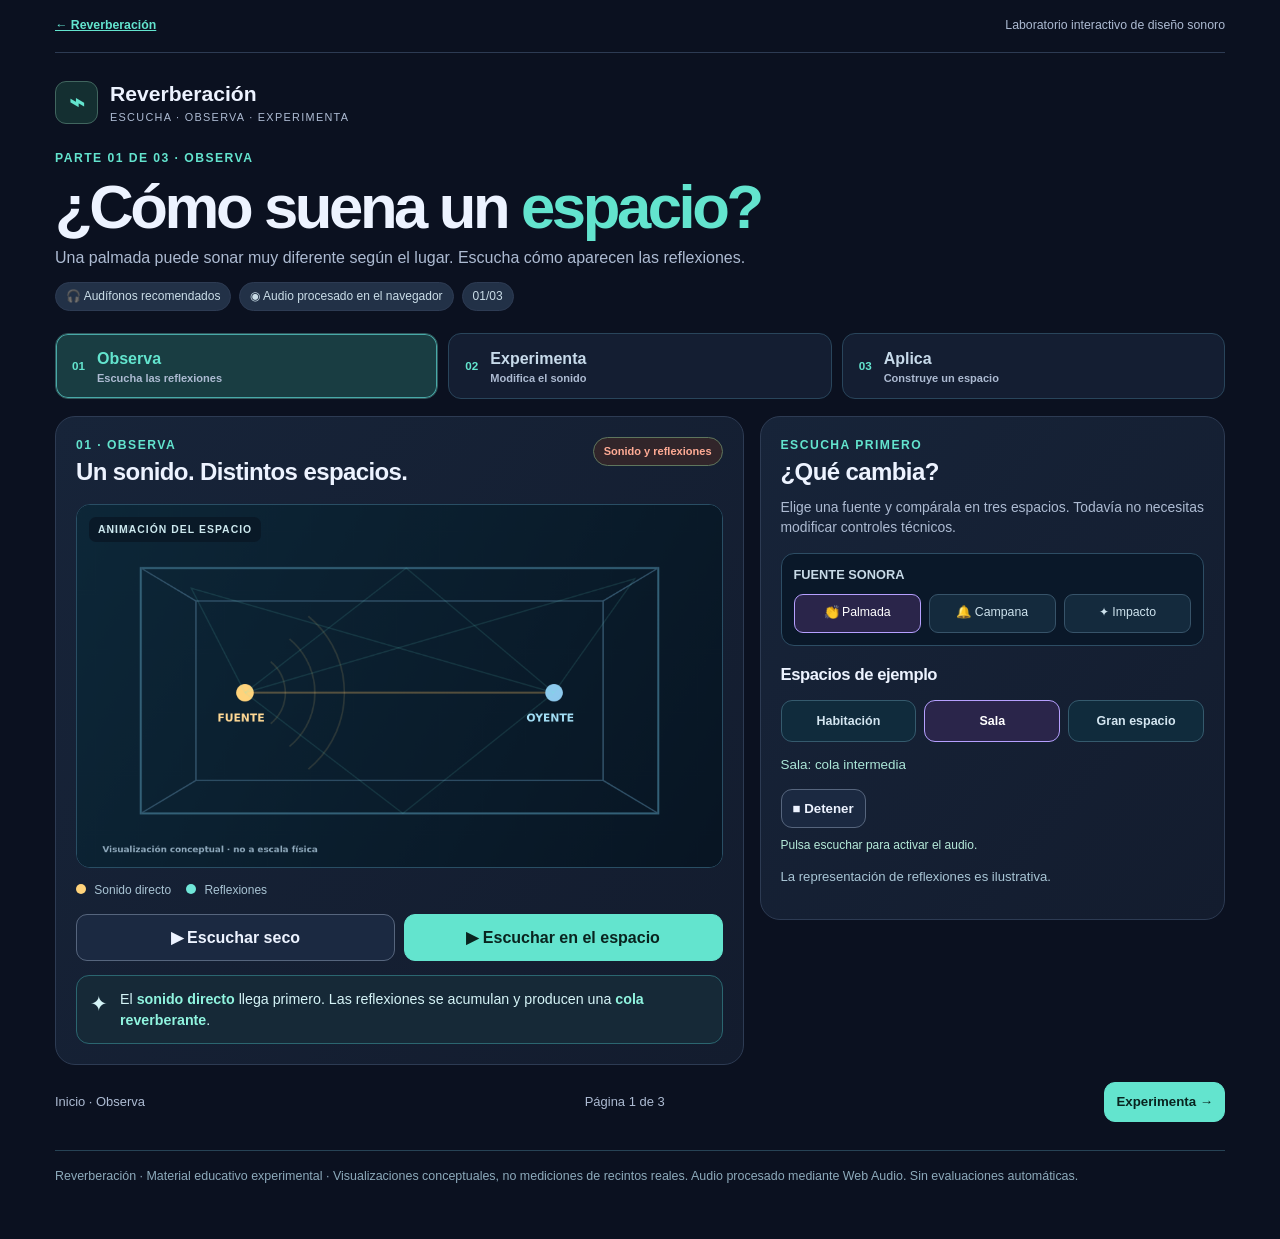
<file: Reverberacion_Interactiva_3_Paginas.html>
<!doctype html><html lang="es"><head><meta charset="utf-8"><meta name="viewport" content="width=device-width,initial-scale=1,viewport-fit=cover"><meta name="theme-color" content="#081423"><meta name="application-name" content="Audio Pedagógico"><meta name="application-version" content="0.3-preview-autonoma"><title>Audio Pedagógico · Reverberación</title>
<style>:root{color-scheme:dark;--bg:#081423;--panel:#101d2f;--panel2:#15283b;--stroke:#294359;--text:#f0f8ff;--muted:#a6bbcc;--cyan:#70e7d9;--blue:#69bfe9;--amber:#ffd37b;--ok:#9befc4}
*{box-sizing:border-box}html{scroll-behavior:smooth}body{margin:0;background:radial-gradient(ellipse at 86% 0%,#16445377,transparent 46%),radial-gradient(ellipse at 5% 80%,#1c264477,transparent 52%),var(--bg);font:16px/1.45 system-ui,-apple-system,BlinkMacSystemFont,"Segoe UI",sans-serif;color:var(--text);min-height:100vh}a{color:var(--cyan)}button,input{font:inherit}button{cursor:pointer}button:disabled{opacity:.48;cursor:not-allowed}button:focus-visible,input:focus-visible,a:focus-visible{outline:3px solid var(--amber);outline-offset:3px}
.shell{width:min(1170px,calc(100% - 36px));margin:auto;padding-bottom:54px}.topline{display:flex;justify-content:space-between;gap:12px;flex-wrap:wrap;padding:14px 0;border-bottom:1px solid var(--stroke);font-size:.77rem;color:var(--muted)}.topline strong{color:var(--cyan)}.brand{display:flex;gap:12px;align-items:center;margin-top:26px}.mark{width:43px;height:43px;border-radius:13px;display:grid;place-items:center;background:linear-gradient(135deg,#9ef4df,#4db7e0);color:#0b2936;font-size:1.65rem;font-weight:900;box-shadow:0 8px 33px #4ecfda30}.brand-title{font-size:1.32rem;font-weight:850}.brand-sub{font-size:.68rem;letter-spacing:.12em;color:var(--muted)}.eyebrow{font-size:.76rem;letter-spacing:.12em;color:var(--cyan);font-weight:800;text-transform:uppercase}.hero{margin:25px 0 18px}.hero h1{font-size:clamp(2.3rem,5vw,3.85rem);letter-spacing:-.055em;line-height:1.07;margin:6px 0}.hero h1 em{font-style:normal;color:var(--cyan)}.hero p{max-width:710px;color:var(--muted);margin:0}.chips{display:flex;gap:8px;flex-wrap:wrap;margin-top:13px}.chip{border:1px solid var(--stroke);border-radius:40px;color:#cadde8;background:#132339;padding:5px 10px;font-size:.75rem}
.steps{display:grid;grid-template-columns:repeat(3,1fr);gap:10px;margin:22px 0 17px}.step{min-height:66px;text-decoration:none;display:flex;align-items:center;gap:12px;background:#102034;border:1px solid #29455b;border-radius:13px;padding:11px 16px;color:#c7daea;font-weight:770}.step .number{font-size:.73rem;color:var(--cyan);font-weight:850}.step small{display:block;font-size:.69rem;color:var(--muted);font-weight:550}.step[aria-current="page"]{background:#16414b;border-color:#59cfc8;color:white;box-shadow:inset 0 0 0 1px #48a9a8}
.layout{display:grid;grid-template-columns:minmax(0,1.42fr) minmax(318px,.96fr);gap:16px;align-items:start}.panel{border:1px solid var(--stroke);border-radius:20px;background:linear-gradient(150deg,#12243a,#101b2e);padding:20px;min-width:0}.visual-panel{display:flex;flex-direction:column;gap:14px}.panel h2,.panel h3{margin:0;letter-spacing:-.025em}.panel h2{font-size:1.5rem}.panel h3{font-size:1.04rem}.subtle{color:var(--muted);font-size:.87rem}.panel-heading{display:flex;justify-content:space-between;gap:12px;align-items:flex-start}.stage-tag{border:1px solid #5f765d;background:#273c32;color:#b6f7d4;padding:5px 10px;font-size:.69rem;border-radius:99px;white-space:nowrap;font-weight:760}.scene{background:#071320;border:1px solid #294e64;border-radius:14px;overflow:hidden;position:relative}.scene canvas{width:100%;height:auto;aspect-ratio:16/9;display:block}.scene .scene-tag{position:absolute;top:12px;left:12px;background:#091724ce;color:#cce8ee;padding:5px 9px;font-size:.65rem;letter-spacing:.10em;font-weight:800;border-radius:7px}.legend{display:flex;align-items:center;gap:15px;flex-wrap:wrap;color:#a9c4d4;font-size:.75rem}.key{width:10px;height:10px;display:inline-block;margin-right:5px;border-radius:50%}.key.direct{background:#ffd37b}.key.reflect{background:#70e7d9}
.insight{display:flex;gap:12px;align-items:flex-start;background:#0d2c39;border:1px solid #2b6670;border-radius:13px;padding:13px;color:#d5f4f7;font-size:.89rem}.insight b{color:#90f4df}.insight .bulb{font-size:1.3rem}.compare{display:grid;grid-template-columns:repeat(2,1fr);gap:9px}.btn{border:1px solid #3e6076;background:#19364b;color:#e8f7ff;padding:11px 14px;border-radius:11px;font-weight:770;min-height:44px;transition:background .15s;text-decoration:none;text-align:center;display:inline-flex;justify-content:center;align-items:center}.btn:hover{background:#23506a}.btn.primary{background:linear-gradient(130deg,#9aefdf,#58c9de);color:#0a2d37;border-color:#7eebdc}.btn.primary:hover{filter:brightness(1.05)}.btn:active{transform:translateY(1px)}.btn.small{font-size:.83rem;padding:9px 11px;min-height:39px}.btn.ghost{background:transparent}.hint{font-size:.76rem;color:#9eb5c4;margin:0}
.audio-bar{margin-top:16px;background:#0a1829;border:1px solid #2d4d64;border-radius:13px;padding:12px}.audio-bar label{display:block;color:#c8dae7;font-size:.8rem;font-weight:760;margin-bottom:9px}.sounds{display:grid;grid-template-columns:repeat(3,1fr);gap:8px}.sound{border-radius:9px;border:1px solid #375369;background:#142a3d;color:#cde2ed;padding:9px 7px;min-height:39px;font-size:.77rem}.sound[aria-pressed=true]{background:#155259;border-color:#66e7db;color:white}.upload{display:flex;align-items:center;gap:8px;flex-wrap:wrap;margin-top:9px}.upload label{border:1px dashed #4f7887;padding:8px 11px;border-radius:9px;color:#addbdc;cursor:pointer;font-size:.78rem;font-weight:650;margin:0}.upload input{position:absolute;width:1px;height:1px;opacity:0;overflow:hidden}.upload-name{color:#91aebf;font-size:.73rem;overflow-wrap:anywhere}
.console{display:flex;gap:8px;margin:14px 0 0;flex-wrap:wrap}.status{color:#b5ead9;font-size:.75rem;min-height:22px;margin-top:9px}.control{background:#0b1b2b;border:1px solid #29475d;border-radius:13px;padding:12px 14px;margin-top:10px}.control label{display:flex;justify-content:space-between;gap:10px;font-size:.83rem;font-weight:760}.control output{color:var(--cyan);font-variant-numeric:tabular-nums}.control input[type=range]{width:100%;accent-color:#67e4d8;margin:11px 0 0;cursor:pointer;touch-action:pan-y}.control .desc{color:#8eaabb;font-size:.73rem;margin-top:5px}.control-summary{color:var(--muted);font-size:.87rem;margin-top:7px}.moods,.cards{display:grid;grid-template-columns:repeat(3,1fr);gap:8px;margin:13px 0}.mood{background:#102b3c;border:1px solid #355a6d;border-radius:11px;padding:11px 5px;color:#d3e5f0;text-align:center;font-size:.78rem;font-weight:730}.mood[aria-pressed=true]{background:#15464a;border-color:#76e7d6;color:#fff}
.plot{border-radius:12px;border:1px solid #32536b;background:#071725;overflow:hidden}.plot canvas{display:block;width:100%;height:auto;aspect-ratio:2.8/1}.plot-caption{display:flex;justify-content:space-between;gap:10px;color:#94b3c5;font-size:.73rem;margin-top:6px}.scenario{border:1px solid #375870;background:#132b3e;border-radius:12px;padding:13px 9px;color:#d4ebf1;text-align:left;min-height:88px}.scenario strong{display:block;font-size:.84rem}.scenario span{display:block;color:#a5c5d2;font-size:.73rem;margin-top:4px}.scenario[aria-pressed=true]{border-color:#7aead9;background:#164550}.banner{background:linear-gradient(105deg,#123748,#17334a);border:1px solid #2f7180;padding:15px;border-radius:13px}.banner strong{color:#a3ffec}.banner p{color:#d2e8ec;font-size:.87rem;margin:5px 0 0}.footnote{border-top:1px solid #274355;padding-top:16px;margin-top:28px;color:#8daabb;font-size:.78rem}.pager{display:flex;justify-content:space-between;gap:12px;align-items:center;flex-wrap:wrap;margin-top:17px}.pager .subtle{font-size:.81rem}.mini-info{font-size:.82rem;color:#a9c6d6;margin-top:8px}.room-info{color:#abe6d8;font-size:.84rem;min-height:19px}details{background:#0b1c2d;border-radius:12px;border:1px solid #29485e;padding:10px 13px;margin-top:13px}summary{cursor:pointer;font-weight:730;font-size:.83rem;color:#b9e9e3}details p{color:#b2ccda;font-size:.8rem;margin-bottom:0}
@media(max-width:920px){.layout{grid-template-columns:1fr}.panel{padding:16px}}@media(max-width:620px){.shell{width:min(100% - 24px,1170px)}.steps{gap:5px}.step{padding:10px 8px;min-height:62px;gap:7px;font-size:.79rem}.step small{font-size:.63rem}.cards{grid-template-columns:1fr}.scenario{min-height:50px}.hero h1{font-size:2.3rem}.moods{gap:5px}.mood{padding:9px 2px;font-size:.72rem}.panel h2{font-size:1.33rem}}@media(prefers-reduced-motion:reduce){*,*::before,*::after{animation:none!important;scroll-behavior:auto!important;transition:none!important}}

.home-link{display:inline-flex;align-items:center;min-height:44px;font-weight:750}
.topline{align-items:center;padding:4px 0}
@media(max-width:380px){.step small{display:none}.panel-heading{flex-wrap:wrap}}
</style><link rel="stylesheet" href="tema-tic.css?v=20261125">
</head><body>
<div id="page-host"></div>
<script>
const REV_PAGES = ["<div class=\"shell\">\n<nav class=\"topline\" aria-label=\"Navegación general\"><a class=\"home-link\" href=\"reverberacion.html\">← Reverberación<\/a><span>Laboratorio interactivo de diseño sonoro<\/span><\/nav>\n<header><div class=\"brand\"><div class=\"mark\" aria-hidden=\"true\">⌁<\/div><div><div class=\"brand-title\">Reverberación<\/div><div class=\"brand-sub\">ESCUCHA · OBSERVA · EXPERIMENTA<\/div><\/div><\/div>\n<div class=\"hero\"><div class=\"eyebrow\">Parte 01 de 03 · Observa<\/div><h1 tabindex=\"-1\">¿Cómo suena un <em>espacio?<\/em><\/h1><p>Una palmada puede sonar muy diferente según el lugar. Escucha cómo aparecen las reflexiones.<\/p><div class=\"chips\"><span class=\"chip\">🎧 Audífonos recomendados<\/span><span class=\"chip\">◉ Audio procesado en el navegador<\/span><span class=\"chip\">01/03<\/span><\/div><\/div><\/header>\n<nav class=\"steps\" aria-label=\"Páginas de reverberación\"><a class=\"step\" href=\"#observa\" aria-current=\"page\"><span class=\"number\">01<\/span><span>Observa<small>Escucha las reflexiones<\/small><\/span><\/a><a class=\"step\" href=\"#experimenta\" ><span class=\"number\">02<\/span><span>Experimenta<small>Modifica el sonido<\/small><\/span><\/a><a class=\"step\" href=\"#aplica\" ><span class=\"number\">03<\/span><span>Aplica<small>Construye un espacio<\/small><\/span><\/a><\/nav><main class=\"layout\"><section class=\"panel visual-panel\" aria-labelledby=\"head-observe\"><div class=\"panel-heading\"><div><div class=\"eyebrow\">01 · Observa<\/div><h2 id=\"head-observe\">Un sonido. Distintos espacios.<\/h2><\/div><span class=\"stage-tag\">Sonido y reflexiones<\/span><\/div>\n<div class=\"scene\"><canvas id=\"room-canvas\" width=\"960\" height=\"540\" role=\"img\" aria-label=\"Diagrama animado de una habitación con fuente, oyente, sonido directo y reflexiones\"><\/canvas><span class=\"scene-tag\">ANIMACIÓN DEL ESPACIO<\/span><\/div><div class=\"legend\"><span><i class=\"key direct\"><\/i> Sonido directo<\/span><span><i class=\"key reflect\"><\/i> Reflexiones<\/span><\/div>\n<div class=\"compare\"><button class=\"btn\" id=\"dryBtn\">▶ Escuchar seco<\/button><button class=\"btn primary\" id=\"wetBtn\">▶ Escuchar en el espacio<\/button><\/div>\n<div class=\"insight\"><span class=\"bulb\">✦<\/span><span>El <b>sonido directo<\/b> llega primero. Las reflexiones se acumulan y producen una <b>cola reverberante<\/b>.<\/span><\/div><\/section>\n<aside class=\"panel\" aria-label=\"Escucha y compara\"><div class=\"eyebrow\">Escucha primero<\/div><h2>¿Qué cambia?<\/h2><p class=\"control-summary\">Elige una fuente y compárala en tres espacios. Todavía no necesitas modificar controles técnicos.<\/p><div class=\"audio-bar\"><label>FUENTE SONORA<\/label><div class=\"sounds\"><button class=\"sound\" data-sound=\"clap\" aria-pressed=\"true\">👏 Palmada<\/button><button class=\"sound\" data-sound=\"bell\" aria-pressed=\"false\">🔔 Campana<\/button><button class=\"sound\" data-sound=\"impact\" aria-pressed=\"false\">✦ Impacto<\/button><\/div><\/div><h3 style=\"margin-top:17px\">Espacios de ejemplo<\/h3><div class=\"moods\"><button class=\"mood\" data-room=\"small\" aria-pressed=\"false\">Habitación<\/button><button class=\"mood\" data-room=\"medium\" aria-pressed=\"true\">Sala<\/button><button class=\"mood\" data-room=\"large\" aria-pressed=\"false\">Gran espacio<\/button><\/div><div class=\"room-info\" id=\"roomInfo\" aria-live=\"polite\">Sala: cola intermedia<\/div><div class=\"console\"><button class=\"btn small ghost\" id=\"stopBtn\">■ Detener<\/button><\/div><div class=\"status\" id=\"audioStatus\" role=\"status\" aria-live=\"polite\">Pulsa escuchar para activar el audio.<\/div><p class=\"mini-info\">La representación de reflexiones es ilustrativa.<\/p><\/aside><\/main><nav class=\"pager\" aria-label=\"Continuar entre páginas\"><span class=\"subtle\">Inicio · Observa<\/span><span class=\"subtle\">Página 1 de 3<\/span><a class=\"btn small primary\" href=\"#experimenta\">Experimenta →<\/a><\/nav>\n<footer class=\"footnote\">Reverberación · Material educativo experimental · Visualizaciones conceptuales, no mediciones de recintos reales. Audio procesado mediante Web Audio. Sin evaluaciones automáticas.<\/footer><\/div>", "<div class=\"shell\">\n<nav class=\"topline\" aria-label=\"Navegación general\"><a class=\"home-link\" href=\"reverberacion.html\">← Reverberación<\/a><span>Laboratorio interactivo de diseño sonoro<\/span><\/nav>\n<header><div class=\"brand\"><div class=\"mark\" aria-hidden=\"true\">⌁<\/div><div><div class=\"brand-title\">Reverberación<\/div><div class=\"brand-sub\">ESCUCHA · OBSERVA · EXPERIMENTA<\/div><\/div><\/div>\n<div class=\"hero\"><div class=\"eyebrow\">Parte 02 de 03 · Experimenta<\/div><h1 tabindex=\"-1\">Transforma las <em>reflexiones.<\/em><\/h1><p>Cambia el tiempo, la separación y la cantidad de reverberación. Escucha lo que ocurre.<\/p><div class=\"chips\"><span class=\"chip\">🎧 Audífonos recomendados<\/span><span class=\"chip\">◉ Audio procesado en el navegador<\/span><span class=\"chip\">02/03<\/span><\/div><\/div><\/header>\n<nav class=\"steps\" aria-label=\"Páginas de reverberación\"><a class=\"step\" href=\"#observa\" ><span class=\"number\">01<\/span><span>Observa<small>Escucha las reflexiones<\/small><\/span><\/a><a class=\"step\" href=\"#experimenta\" aria-current=\"page\"><span class=\"number\">02<\/span><span>Experimenta<small>Modifica el sonido<\/small><\/span><\/a><a class=\"step\" href=\"#aplica\" ><span class=\"number\">03<\/span><span>Aplica<small>Construye un espacio<\/small><\/span><\/a><\/nav><main class=\"layout\"><section class=\"panel visual-panel\" aria-labelledby=\"head-experiment\"><div class=\"panel-heading\"><div><div class=\"eyebrow\">02 · Experimenta<\/div><h2 id=\"head-experiment\">¿Qué hace cada control?<\/h2><\/div><span class=\"stage-tag\">Tiempo y cantidad<\/span><\/div>\n<div class=\"plot\"><canvas width=\"960\" height=\"340\" id=\"tail-canvas\" role=\"img\" aria-label=\"Gráfica conceptual de reflexiones iniciales y decaimiento de reverberación\"><\/canvas><\/div><div class=\"plot-caption\"><span>Inicio del sonido<\/span><span id=\"tailMark\">Cola: 1,2 s<\/span><\/div>\n<div class=\"insight\"><span class=\"bulb\">✦<\/span><span>Cambia el <b>tiempo<\/b> para alargar la cola. Mueve el <b>pre-delay<\/b> para separar el inicio de la reverberación.<\/span><\/div>\n<div class=\"compare\"><button class=\"btn\" id=\"compareDryBtn\">▶ Original<\/button><button class=\"btn primary\" id=\"compareWetBtn\">▶ Con reverberación<\/button><\/div><div class=\"audio-bar\"><label>FUENTE SONORA<\/label><div class=\"sounds\"><button class=\"sound\" data-sound=\"clap\" aria-pressed=\"true\">👏 Palmada<\/button><button class=\"sound\" data-sound=\"bell\" aria-pressed=\"false\">🔔 Campana<\/button><button class=\"sound\" data-sound=\"impact\" aria-pressed=\"false\">✦ Impacto<\/button><\/div><div class=\"upload\"><label for=\"fileSound\">↑ Importar audio <input accept=\"audio/*\" id=\"fileSound\" type=\"file\"><\/label><span class=\"upload-name\" id=\"fileName\">WAV, MP3…<\/span><\/div><\/div><\/section><aside class=\"panel\" aria-label=\"Controles de reverberación\"><div class=\"eyebrow\">Laboratorio<\/div><h2>Mueve y escucha<\/h2><p class=\"control-summary\">Ajusta un parámetro y vuelve a reproducir.<\/p><h3 style=\"margin-top:17px\">Espacios de ejemplo<\/h3><div class=\"moods\"><button class=\"mood\" data-room=\"small\" aria-pressed=\"false\">Habitación<\/button><button class=\"mood\" data-room=\"medium\" aria-pressed=\"true\">Sala<\/button><button class=\"mood\" data-room=\"large\" aria-pressed=\"false\">Gran espacio<\/button><\/div><div class=\"room-info\" id=\"roomInfo\" aria-live=\"polite\">Sala: cola intermedia<\/div><div class=\"control\"><label for=\"decay\">Tiempo de reverberación <output id=\"decayOut\">1,2 s<\/output><\/label><input type=\"range\" id=\"decay\" min=\"0.2\" max=\"5\" step=\"0.1\" value=\"1.2\"><div class=\"desc\">¿Cuánto dura la cola?<\/div><\/div>\n<div class=\"control\"><label for=\"predelay\">Pre-delay <output id=\"predelayOut\">25 ms<\/output><\/label><input type=\"range\" id=\"predelay\" min=\"0\" max=\"160\" step=\"5\" value=\"25\"><div class=\"desc\">Tiempo antes de las reflexiones.<\/div><\/div>\n<div class=\"control\"><label for=\"wet\">Cantidad de reverberación <output id=\"wetOut\">40 %<\/output><\/label><input type=\"range\" id=\"wet\" min=\"0\" max=\"100\" step=\"1\" value=\"40\"><div class=\"desc\">Original ↔ reverberante.<\/div><\/div>\n<details><summary>Opcional · Absorción de agudos<\/summary><div class=\"control\"><label for=\"damp\">Absorción <output id=\"dampOut\">45 %<\/output><\/label><input type=\"range\" id=\"damp\" min=\"0\" max=\"100\" step=\"1\" value=\"45\"><div class=\"desc\">Mayor absorción: reverberación menos brillante.<\/div><\/div><\/details><div class=\"console\"><button class=\"btn primary\" id=\"playMainBtn\">▶ Probar ajuste<\/button><button class=\"btn ghost small\" id=\"stopBtn\">■ Detener<\/button><\/div><div class=\"status\" id=\"audioStatus\" role=\"status\" aria-live=\"polite\">Mueve un control para comenzar.<\/div><p class=\"hint\">Los ajustes se aplican al iniciar una nueva reproducción.<\/p><\/aside><\/main><nav class=\"pager\" aria-label=\"Continuar entre páginas\"><a class=\"btn small ghost\" href=\"#observa\">← Observa<\/a><span class=\"subtle\">Página 2 de 3<\/span><a class=\"btn small primary\" href=\"#aplica\">Aplica →<\/a><\/nav>\n<footer class=\"footnote\">Reverberación · Material educativo experimental · Visualizaciones conceptuales, no mediciones de recintos reales. Audio procesado mediante Web Audio. Sin evaluaciones automáticas.<\/footer><\/div>", "<div class=\"shell\">\n<nav class=\"topline\" aria-label=\"Navegación general\"><a class=\"home-link\" href=\"reverberacion.html\">← Reverberación<\/a><span>Laboratorio interactivo de diseño sonoro<\/span><\/nav>\n<header><div class=\"brand\"><div class=\"mark\" aria-hidden=\"true\">⌁<\/div><div><div class=\"brand-title\">Reverberación<\/div><div class=\"brand-sub\">ESCUCHA · OBSERVA · EXPERIMENTA<\/div><\/div><\/div>\n<div class=\"hero\"><div class=\"eyebrow\">Parte 03 de 03 · Aplica<\/div><h1 tabindex=\"-1\">Diseña tu <em>propio espacio.<\/em><\/h1><p>Elige un espacio, ajusta el sonido y llévalo después a tu DAW.<\/p><div class=\"chips\"><span class=\"chip\">🎧 Audífonos recomendados<\/span><span class=\"chip\">◉ Audio procesado en el navegador<\/span><span class=\"chip\">03/03<\/span><\/div><\/div><\/header>\n<nav class=\"steps\" aria-label=\"Páginas de reverberación\"><a class=\"step\" href=\"#observa\" ><span class=\"number\">01<\/span><span>Observa<small>Escucha las reflexiones<\/small><\/span><\/a><a class=\"step\" href=\"#experimenta\" ><span class=\"number\">02<\/span><span>Experimenta<small>Modifica el sonido<\/small><\/span><\/a><a class=\"step\" href=\"#aplica\" aria-current=\"page\"><span class=\"number\">03<\/span><span>Aplica<small>Construye un espacio<\/small><\/span><\/a><\/nav><main class=\"layout\"><section class=\"panel visual-panel\" aria-labelledby=\"head-apply\"><div><div class=\"eyebrow\">03 · Aplica<\/div><h2 id=\"head-apply\">Construye el espacio<\/h2><p class=\"subtle\">Elige una situación. No hay una curva perfecta: busca que el resultado comunique el lugar.<\/p><\/div>\n<div class=\"cards\"><button class=\"scenario\" data-scene=\"booth\" aria-pressed=\"true\"><strong>🎙️ Cabina<\/strong><span>Íntima y seca<\/span><\/button><button class=\"scenario\" data-scene=\"hall\" aria-pressed=\"false\"><strong>🚪 Pasillo<\/strong><span>Reflexiones claras<\/span><\/button><button class=\"scenario\" data-scene=\"hangar\" aria-pressed=\"false\"><strong>🚀 Hangar<\/strong><span>Cola prolongada<\/span><\/button><\/div><div class=\"banner\"><strong id=\"goalTitle\">Objetivo: cabina pequeña<\/strong><p id=\"goalText\">Busca un sonido cercano con una cola muy corta.<\/p><\/div>\n<div class=\"scene\"><canvas id=\"mission-canvas\" width=\"960\" height=\"540\" role=\"img\" aria-label=\"Visualización conceptual de las reflexiones en el espacio sonoro que se está diseñando\"><\/canvas><span class=\"scene-tag\">TU DISEÑO<\/span><\/div><div class=\"compare\"><button class=\"btn primary\" id=\"applyPlayBtn\">▶ Probar mi espacio<\/button><button class=\"btn\" id=\"exportBtn\">↓ Exportar WAV<\/button><\/div><p class=\"hint\">Después podrás importar el WAV a REAPER, MorningDAW u otro DAW.<\/p><\/section>\n<aside class=\"panel\" aria-label=\"Diseña el sonido\"><div class=\"eyebrow\">Tu mezcla<\/div><h2>Prueba tus ajustes<\/h2><p class=\"control-summary\">Selecciona un sonido, modifica la reverberación y escucha.<\/p><div class=\"audio-bar\"><label>FUENTE SONORA<\/label><div class=\"sounds\"><button class=\"sound\" data-sound=\"clap\" aria-pressed=\"true\">👏 Palmada<\/button><button class=\"sound\" data-sound=\"bell\" aria-pressed=\"false\">🔔 Campana<\/button><button class=\"sound\" data-sound=\"impact\" aria-pressed=\"false\">✦ Impacto<\/button><\/div><div class=\"upload\"><label for=\"fileSound\">↑ Importar audio <input accept=\"audio/*\" id=\"fileSound\" type=\"file\"><\/label><span class=\"upload-name\" id=\"fileName\">WAV, MP3…<\/span><\/div><\/div><div class=\"control\"><label for=\"decay\">Tiempo de reverberación <output id=\"decayOut\">1,2 s<\/output><\/label><input type=\"range\" id=\"decay\" min=\"0.2\" max=\"5\" step=\"0.1\" value=\"1.2\"><div class=\"desc\">¿Cuánto dura la cola?<\/div><\/div>\n<div class=\"control\"><label for=\"predelay\">Pre-delay <output id=\"predelayOut\">25 ms<\/output><\/label><input type=\"range\" id=\"predelay\" min=\"0\" max=\"160\" step=\"5\" value=\"25\"><div class=\"desc\">Tiempo antes de las reflexiones.<\/div><\/div>\n<div class=\"control\"><label for=\"wet\">Cantidad de reverberación <output id=\"wetOut\">40 %<\/output><\/label><input type=\"range\" id=\"wet\" min=\"0\" max=\"100\" step=\"1\" value=\"40\"><div class=\"desc\">Original ↔ reverberante.<\/div><\/div>\n<details><summary>Opcional · Absorción de agudos<\/summary><div class=\"control\"><label for=\"damp\">Absorción <output id=\"dampOut\">45 %<\/output><\/label><input type=\"range\" id=\"damp\" min=\"0\" max=\"100\" step=\"1\" value=\"45\"><div class=\"desc\">Mayor absorción: reverberación menos brillante.<\/div><\/div><\/details><div class=\"console\"><button class=\"btn primary\" id=\"playMainBtn\">▶ Escuchar<\/button><button class=\"btn ghost small\" id=\"stopBtn\">■ Detener<\/button><\/div><div class=\"status\" id=\"audioStatus\" role=\"status\" aria-live=\"polite\">Elige una escena y ajusta el sonido.<\/div><p class=\"hint\">Los objetivos no son presets automáticos; tú decides cómo debería sonar cada espacio.<\/p><\/aside><\/main><nav class=\"pager\" aria-label=\"Continuar entre páginas\"><a class=\"btn small ghost\" href=\"#experimenta\">← Experimenta<\/a><span class=\"subtle\">Página 3 de 3<\/span><span class=\"subtle\">Fin del módulo<\/span><\/nav>\n<footer class=\"footnote\">Reverberación · Material educativo experimental · Visualizaciones conceptuales, no mediciones de recintos reales. Audio procesado mediante Web Audio. Sin evaluaciones automáticas.<\/footer><\/div>"];
const REV_NAMES = ['observa','experimenta','aplica'];
let selectedPage = -1;
function iniciarReverberacion() {
 let destruido = false;
  const $=id=>document.getElementById(id), page=document.body.dataset.page;
  const rooms={small:{decay:.38,predelay:10,wet:25,damp:62},medium:{decay:1.2,predelay:25,wet:40,damp:45},large:{decay:3.1,predelay:65,wet:57,damp:30}};
  const scenes={booth:{title:'Objetivo: cabina pequeña',text:'Busca un sonido cercano con una cola muy corta.'},hall:{title:'Objetivo: pasillo',text:'Busca reflexiones claras, sin una cola demasiado larga.'},hangar:{title:'Objetivo: hangar enorme',text:'Consigue un sonido amplio, con reverberación prolongada.'}};
  const state={room:'medium',scene:'booth',sound:'clap',decay:1.2,predelay:25,wet:40,damp:45,mode:'wet',playingUntil:0,animStart:0,audio:null,uploaded:null,sourceNodes:[],playToken:0,playTimer:0};
  const clamp=(v,a,b)=>Math.max(a,Math.min(b,v));
  const fmt=n=>Number(n).toLocaleString('es-CO',{maximumFractionDigits:1});
  const status=s=>{if($('audioStatus'))$('audioStatus').textContent=s};
  // Mantener los ajustes al pasar de una página a otra, sin almacenar audios importados.
  try{const saved=window.__reverbSettings || JSON.parse(sessionStorage.getItem('reverberacion_settings')||'null');if(saved){for(const k of ['room','decay','predelay','wet','damp'])if(Object.hasOwn(saved,k))state[k]=saved[k]}}catch(_){/* compatible con file:// con almacenamiento bloqueado */}
  function remember(){window.__reverbSettings=Object.fromEntries(['room','decay','predelay','wet','damp'].map(k=>[k,state[k]]));try{sessionStorage.setItem('reverberacion_settings',JSON.stringify(Object.fromEntries(['room','decay','predelay','wet','damp'].map(k=>[k,state[k]]))))}catch(_){}}
  function syncSliders(){for(const k of ['decay','predelay','wet','damp'])if($(k))$(k).value=state[k];for(const [id,value] of [['decayOut',`${fmt(state.decay)} s`],['predelayOut',`${state.predelay} ms`],['wetOut',`${state.wet} %`],['dampOut',`${state.damp} %`],['tailMark',`Cola: ${fmt(state.decay)} s`]])if($(id))$(id).textContent=value;document.querySelectorAll('[data-room]').forEach(b=>b.setAttribute('aria-pressed',String(b.dataset.room===state.room)));if($('roomInfo'))$('roomInfo').textContent=state.room==='small'?'Habitación: cola breve':state.room==='medium'?'Sala: cola intermedia':state.room==='large'?'Gran espacio: cola prolongada':'Espacio personalizado';draw();}
  function setRoom(room){if(!rooms[room])return;state.room=room;Object.assign(state,rooms[room]);remember();syncSliders();status('Espacio elegido. Escucha la diferencia.');}
  document.querySelectorAll('[data-room]').forEach(b=>b.addEventListener('click',()=>setRoom(b.dataset.room)));
  for(const k of ['decay','predelay','wet','damp'])if($(k))$(k).addEventListener('input',e=>{state[k]=Number(e.target.value);state.room='custom';remember();syncSliders();});
  document.querySelectorAll('[data-scene]').forEach(b=>b.addEventListener('click',()=>{state.scene=b.dataset.scene;document.querySelectorAll('[data-scene]').forEach(x=>x.setAttribute('aria-pressed',String(x===b)));$('goalTitle').textContent=scenes[state.scene].title;$('goalText').textContent=scenes[state.scene].text;}));
  document.querySelectorAll('[data-sound]').forEach(b=>b.addEventListener('click',()=>{state.sound=b.dataset.sound;state.uploaded=null;document.querySelectorAll('[data-sound]').forEach(x=>x.setAttribute('aria-pressed',String(x===b)));if($('fileName'))$('fileName').textContent='WAV, MP3…'}));
  function ensureAudio(){const AC=window.AudioContext||window.webkitAudioContext;if(!AC){status('El navegador no admite Web Audio.');throw Error('AudioContext unavailable')}if(!state.audio)state.audio=new AC();return state.audio.resume().then(()=>state.audio)}
  function generatedSound(type,ctx){const rate=ctx.sampleRate,duration=type==='bell'?1.8:type==='impact'?.9:.28,b=ctx.createBuffer(1,Math.ceil(duration*rate),rate),data=b.getChannelData(0);let low=0;for(let i=0;i<data.length;i++){const t=i/rate,r=Math.random()*2-1;if(type==='clap'){const bursts=Math.exp(-t*55)+.42*Math.exp(-Math.max(0,t-.012)*120)*(t>=.012)+.28*Math.exp(-Math.max(0,t-.025)*120)*(t>=.025);low=.86*low+.14*r;data[i]=clamp((r-low)*bursts*.55,-1,1)}else if(type==='bell'){const e=Math.exp(-3.4*t);data[i]=(.43*Math.sin(2*Math.PI*680*t)+.23*Math.sin(2*Math.PI*1357*t)+.12*Math.sin(2*Math.PI*2034*t))*e}else{const e=Math.exp(-t*11);low=.92*low+.08*r;data[i]=(Math.sin(2*Math.PI*(105*t-72*t*t))*.45+low*.37)*e}}return b}
  const currentBuffer=ctx=>state.sound==='uploaded'&&state.uploaded?state.uploaded:generatedSound(state.sound,ctx);
  if($('fileSound'))$('fileSound').addEventListener('change',async e=>{const file=e.target.files?.[0];if(!file)return;if(file.size>30*1024*1024){status('El archivo debe ser menor de 30 MB.');return}try{const ctx=await ensureAudio(),buf=await ctx.decodeAudioData(await file.arrayBuffer());if(!Number.isFinite(buf.duration)||buf.duration<=0||buf.duration>30){status('Usa un audio de hasta 30 segundos.');return}state.uploaded=buf;state.sound='uploaded';document.querySelectorAll('[data-sound]').forEach(x=>x.setAttribute('aria-pressed','false'));$('fileName').textContent=`✓ ${file.name}`;status('Audio cargado. Ahora puedes probarlo.')}catch(err){status('No se pudo leer ese archivo. Prueba WAV o MP3.');console.warn(err)}});
  function impulse(ctx,decay,damp){const sr=ctx.sampleRate,len=Math.max(2048,Math.ceil((decay+.14)*sr)),buffer=ctx.createBuffer(2,len,sr);for(let c=0;c<2;c++){const a=buffer.getChannelData(c);let lp=0;const cutoff=14000-11200*(damp/100),coeff=1-Math.exp(-2*Math.PI*cutoff/sr),scale=.018/Math.sqrt(Math.max(.22,decay));for(let i=0;i<len;i++){const t=i/sr;if(t<.014)continue;const n=Math.random()*2-1;lp+=coeff*(n-lp);const onset=Math.min(1,(t-.014)/.034);a[i]=lp*scale*Math.exp(-6.91*(t-.014)/decay)*onset}const taps=[.029,.046,.071,.103,.139];taps.forEach((t,i)=>{const k=Math.round((t+(c===1?.002:0))*sr);if(k<a.length)a[k]+=[.22,-.17,.13,-.10,.065][i]})}return buffer}
  function connectEffect(ctx,source,out,mode){const dry=ctx.createGain(),wet=ctx.createGain(),pre=ctx.createDelay(.35),convolver=ctx.createConvolver(),mix=mode==='dry'?0:state.wet/100;convolver.normalize=false;convolver.buffer=impulse(ctx,state.decay,state.damp);pre.delayTime.value=state.predelay/1000;dry.gain.value=mode==='dry'?1:1-mix;wet.gain.value=mix*1.35;source.connect(dry);dry.connect(out);source.connect(pre);pre.connect(convolver);convolver.connect(wet);wet.connect(out)}
  function stop(){state.playToken++;for(const node of state.sourceNodes){try{node.stop()}catch(_){}}state.sourceNodes=[];clearTimeout(state.playTimer);state.playingUntil=0;state.animStart=0;status('Reproducción detenida.');draw()}
  async function play(mode='wet'){try{const ctx=await ensureAudio();stop();const buffer=currentBuffer(ctx),source=ctx.createBufferSource();source.buffer=buffer;const master=ctx.createGain();master.gain.value=.82;master.connect(ctx.destination);connectEffect(ctx,source,master,mode);const token=state.playToken;state.sourceNodes=[source];state.mode=mode;state.animStart=performance.now();const length=buffer.duration+(mode==='dry'?0:(state.predelay/1000+state.decay+.3));state.playingUntil=performance.now()+length*1000;source.start();status(mode==='dry'?'Sonido original, sin reverberación.':'Escucha las reflexiones y la cola reverberante.');source.onended=()=>{if(state.playToken!==token)return;state.sourceNodes=[]};state.playTimer=setTimeout(()=>{if(state.playToken===token){state.playingUntil=0;status('Listo. Ajusta y vuelve a escuchar.')}},Math.min(45000,length*1000+100))}catch(err){status('No se pudo reproducir el audio.');console.warn(err)}}
  for(const [id,mode] of [['dryBtn','dry'],['wetBtn','wet'],['compareDryBtn','dry'],['compareWetBtn','wet'],['applyPlayBtn','wet'],['playMainBtn','wet']])if($(id))$(id).addEventListener('click',()=>play(mode));if($('stopBtn'))$('stopBtn').addEventListener('click',stop);
  function writeWAV(buffer){const n=buffer.length,ch=2,ab=new ArrayBuffer(44+n*ch*2),v=new DataView(ab),ascii=(off,s)=>{for(let i=0;i<s.length;i++)v.setUint8(off+i,s.charCodeAt(i))};ascii(0,'RIFF');v.setUint32(4,36+n*ch*2,true);ascii(8,'WAVE');ascii(12,'fmt ');v.setUint32(16,16,true);v.setUint16(20,1,true);v.setUint16(22,ch,true);v.setUint32(24,buffer.sampleRate,true);v.setUint32(28,buffer.sampleRate*ch*2,true);v.setUint16(32,ch*2,true);v.setUint16(34,16,true);ascii(36,'data');v.setUint32(40,n*ch*2,true);let pos=44;for(let i=0;i<n;i++)for(let c=0;c<ch;c++){const s=clamp(buffer.getChannelData(Math.min(c,buffer.numberOfChannels-1))[i],-1,1);v.setInt16(pos,s<0?s*32768:s*32767,true);pos+=2}return new Blob([ab],{type:'audio/wav'})}
  async function exportWAV(){const btn=$('exportBtn');if(!btn)return;btn.disabled=true;status('Preparando WAV…');try{const online=await ensureAudio(),buffer=currentBuffer(online),sr=44100,total=Math.ceil((buffer.duration+state.predelay/1000+state.decay+.25)*sr),Offline=window.OfflineAudioContext||window.webkitOfflineAudioContext;if(!Offline)throw Error('OfflineAudioContext no disponible');const offline=new Offline(2,total,sr),source=offline.createBufferSource();source.buffer=buffer;connectEffect(offline,source,offline.destination,'wet');source.start();const rendered=await offline.startRendering(),url=URL.createObjectURL(writeWAV(rendered)),a=document.createElement('a');a.href=url;a.download=`Reverberacion_${state.sound}_${Math.round(state.decay*10)/10}s.wav`;document.body.appendChild(a);a.click();a.remove();setTimeout(()=>URL.revokeObjectURL(url),30000);status('WAV exportado. Ábrelo en tu DAW.')}catch(err){status('No se pudo exportar el WAV en este navegador.');console.warn(err)}finally{btn.disabled=false}}
  if($('exportBtn'))$('exportBtn').addEventListener('click',exportWAV);
  function line(c,x1,y1,x2,y2,color,w=1){c.beginPath();c.strokeStyle=color;c.lineWidth=w;c.moveTo(x1,y1);c.lineTo(x2,y2);c.stroke()}
  function text(c,t,x,y,color='#c9e9f2',size=16){c.fillStyle=color;c.font=`700 ${size}px system-ui`;c.fillText(t,x,y)}
  function round(c,x,y,r,color){c.fillStyle=color;c.beginPath();c.arc(x,y,r,0,2*Math.PI);c.fill()}
  function drawRoom(canvas){if(!canvas)return;const c=canvas.getContext('2d'),w=canvas.width,h=canvas.height;c.clearRect(0,0,w,h);const bg=c.createLinearGradient(0,0,w,h);bg.addColorStop(0,'#0d2738');bg.addColorStop(1,'#081523');c.fillStyle=bg;c.fillRect(0,0,w,h);const left=95,top=94,right=865,bottom=460,depth=82;c.strokeStyle='#336077';c.lineWidth=3;c.strokeRect(left,top,right-left,bottom-top);c.strokeStyle='#315269';c.lineWidth=2;c.beginPath();c.moveTo(left,top);c.lineTo(left+depth,top+depth*.6);c.lineTo(right-depth,top+depth*.6);c.lineTo(right,top);c.moveTo(left,bottom);c.lineTo(left+depth,bottom-depth*.6);c.lineTo(right-depth,bottom-depth*.6);c.lineTo(right,bottom);c.moveTo(left+depth,top+depth*.6);c.lineTo(left+depth,bottom-depth*.6);c.moveTo(right-depth,top+depth*.6);c.lineTo(right-depth,bottom-depth*.6);c.stroke();const src={x:250,y:280},ear={x:710,y:280};line(c,src.x,src.y,ear.x,ear.y,'#f6bc6550',3);round(c,src.x,src.y,13,'#ffd37b');round(c,ear.x,ear.y,13,'#8dc9ed');text(c,'FUENTE',src.x-41,src.y+43,'#ffd995',16);text(c,'OYENTE',ear.x-41,ear.y+43,'#a3dff6',16);const active=performance.now()<state.playingUntil,elapsed=active?(performance.now()-state.animStart)/1000:0;for(let i=0;i<(active?7:3);i++){const rad=active?((elapsed*240-i*108)%420+420)%420:60+i*44;c.beginPath();c.arc(src.x,src.y,Math.max(12,rad),-.88,.88);c.lineWidth=2.5;c.strokeStyle=`rgba(255,211,123,${active?.65*(1-rad/460):.13})`;c.stroke()}if(state.mode!=='dry'||!active){const paths=[[src.x,src.y,490,top,ear.x,ear.y],[src.x,src.y,485,bottom,ear.x,ear.y],[src.x,src.y,830,top+16,ear.x,ear.y],[src.x,src.y,170,top+30,ear.x,ear.y]];for(let i=0;i<paths.length;i++){const p=paths[i];c.beginPath();c.moveTo(p[0],p[1]);c.lineTo(p[2],p[3]);c.lineTo(p[4],p[5]);c.strokeStyle=active?'#71e8d947':'#71e8d91e';c.lineWidth=2;c.stroke();if(active){let t=(elapsed*(.48+(i*.04))-.15*i)%1;if(t<0)t+=1;const half=t<.5,a=half?2*t:(2*t-1),x=half?p[0]+(p[2]-p[0])*a:p[2]+(p[4]-p[2])*a,y=half?p[1]+(p[3]-p[1])*a:p[3]+(p[5]-p[3])*a;round(c,x,y,3.5,`rgba(113,232,217,${.75-Math.min(.65,elapsed/5)})`)}}}c.fillStyle='#9dc5d7';c.font='600 16px system-ui';c.fillText(state.room==='small'?'HABITACIÓN':state.room==='large'?'GRAN ESPACIO':state.room==='medium'?'SALA':'ESPACIO PERSONALIZADO',38,42);c.font='600 13px system-ui';c.fillStyle='#90aabd';c.fillText('Visualización conceptual · no a escala física',38,h-22)}
  function drawTail(){const canvas=$('tail-canvas');if(!canvas)return;const c=canvas.getContext('2d'),w=canvas.width,h=canvas.height;c.clearRect(0,0,w,h);c.fillStyle='#091725';c.fillRect(0,0,w,h);const padL=64,padT=40,padB=55,padR=26,right=w-padR,bottom=h-padB,span=right-padL;c.strokeStyle='#254158';c.lineWidth=1;c.font='600 17px system-ui';c.fillStyle='#94bbcb';for(let k=0;k<5;k++){const y=padT+k*(bottom-padT)/4;line(c,padL,y,right,y,'#2a4960');c.fillText(`${-k*15} dB`,9,y+6)}for(let k=0;k<6;k++){const x=padL+k*span/5;line(c,x,padT,x,bottom,'#20364b');c.fillText(`${fmt(k*1.2)} s`,x-20,bottom+27)}const duration=6,pred=state.predelay/1000,decay=state.decay,xAt=t=>padL+span*t/duration;c.beginPath();c.moveTo(padL,bottom);for(let i=0;i<=280;i++){const t=i*duration/280,db=t<pred?-60:-Math.min(60,60*(t-pred)/decay),y=padT+(Math.abs(db)/60)*(bottom-padT);c.lineTo(xAt(t),y)}c.lineTo(right,bottom);c.closePath();const grad=c.createLinearGradient(0,padT,0,bottom);grad.addColorStop(0,'#5fe6d933');grad.addColorStop(1,'#5fe6d908');c.fillStyle=grad;c.fill();c.beginPath();for(let i=0;i<=280;i++){const t=i*duration/280,db=t<pred?-60:-Math.min(60,60*(t-pred)/decay),y=padT+(Math.abs(db)/60)*(bottom-padT);if(!i)c.moveTo(xAt(t),y);else c.lineTo(xAt(t),y)}c.strokeStyle='#6fe8d7';c.lineWidth=4;c.stroke();line(c,padL,padT,padL,bottom,'#ffd37b',4);c.fillStyle='#ffd37b';c.fillText('Directo',padL+10,padT+10);[.03,.05,.07,.10].forEach((t,i)=>{const at=xAt(pred+t),height=(1-i*.16)*(bottom-padT)*.46;line(c,at,bottom,at,bottom-height,'#63b4e7',4)});c.fillStyle='#8ad2f4';c.fillText('Reflexiones',xAt(Math.min(2,pred+.1))+15,bottom-25);c.fillStyle='#b4e9de';c.fillText('Cola reverberante',xAt(Math.max(1,Math.min(3,pred+decay/2))),padT+72)}
  function draw(){drawRoom($('room-canvas'));drawRoom($('mission-canvas'));drawTail()}
  function tick(){if(destruido) return; if($('room-canvas'))drawRoom($('room-canvas'));if($('mission-canvas'))drawRoom($('mission-canvas'));requestAnimationFrame(tick)}
  const ocultarReverberacion=()=>{if(document.hidden&&state.sourceNodes.length)stop()}; document.addEventListener('visibilitychange',ocultarReverberacion);
  syncSliders();if(!(window.matchMedia&&window.matchMedia('(prefers-reduced-motion: reduce)').matches)&&($('room-canvas')||$('mission-canvas')))requestAnimationFrame(tick);
  window.__finalizarReverberacion = () => {
    destruido = true;
    stop();
    try { state.audio?.close(); } catch (_) {}
    document.removeEventListener('visibilitychange', ocultarReverberacion);
  };
}

function mostrarPagina(n) {
  if (!Number.isInteger(n) || n<0 || n>2 || n===selectedPage) return;
  if (typeof window.__finalizarReverberacion === 'function') window.__finalizarReverberacion();
  selectedPage=n;
  document.body.dataset.page=String(n);
  document.getElementById('page-host').innerHTML=REV_PAGES[n];
  document.title='Audio Pedagógico · Reverberación · '+['Observa','Experimenta','Aplica'][n];
  iniciarReverberacion();
  window.scrollTo(0,0);
}
// Cambio por clic directo: funciona incluso si el visor restringe la navegación.
document.getElementById('page-host').addEventListener('click',e=>{
  const enlace=e.target.closest('a[href^="#"]');
  if(!enlace) return;
  const destino=REV_NAMES.indexOf(enlace.getAttribute('href').slice(1));
  if(destino<0) return;
  e.preventDefault();
  if (destino === selectedPage) return;
  try {
    history.pushState(null, '', enlace.hash);
  } catch (_) {
    // Algunos visores locales restringen el historial.
  }
  mostrarPagina(destino);
  document.querySelector('.hero h1').focus({preventScroll: true});
});
window.addEventListener('hashchange',()=>{
  const destination=REV_NAMES.indexOf(location.hash.slice(1).toLowerCase());
  mostrarPagina(destination<0?0:destination);
});
const initial=REV_NAMES.indexOf(location.hash.slice(1).toLowerCase());
mostrarPagina(initial<0?0:initial);
</script></body></html>
</file>
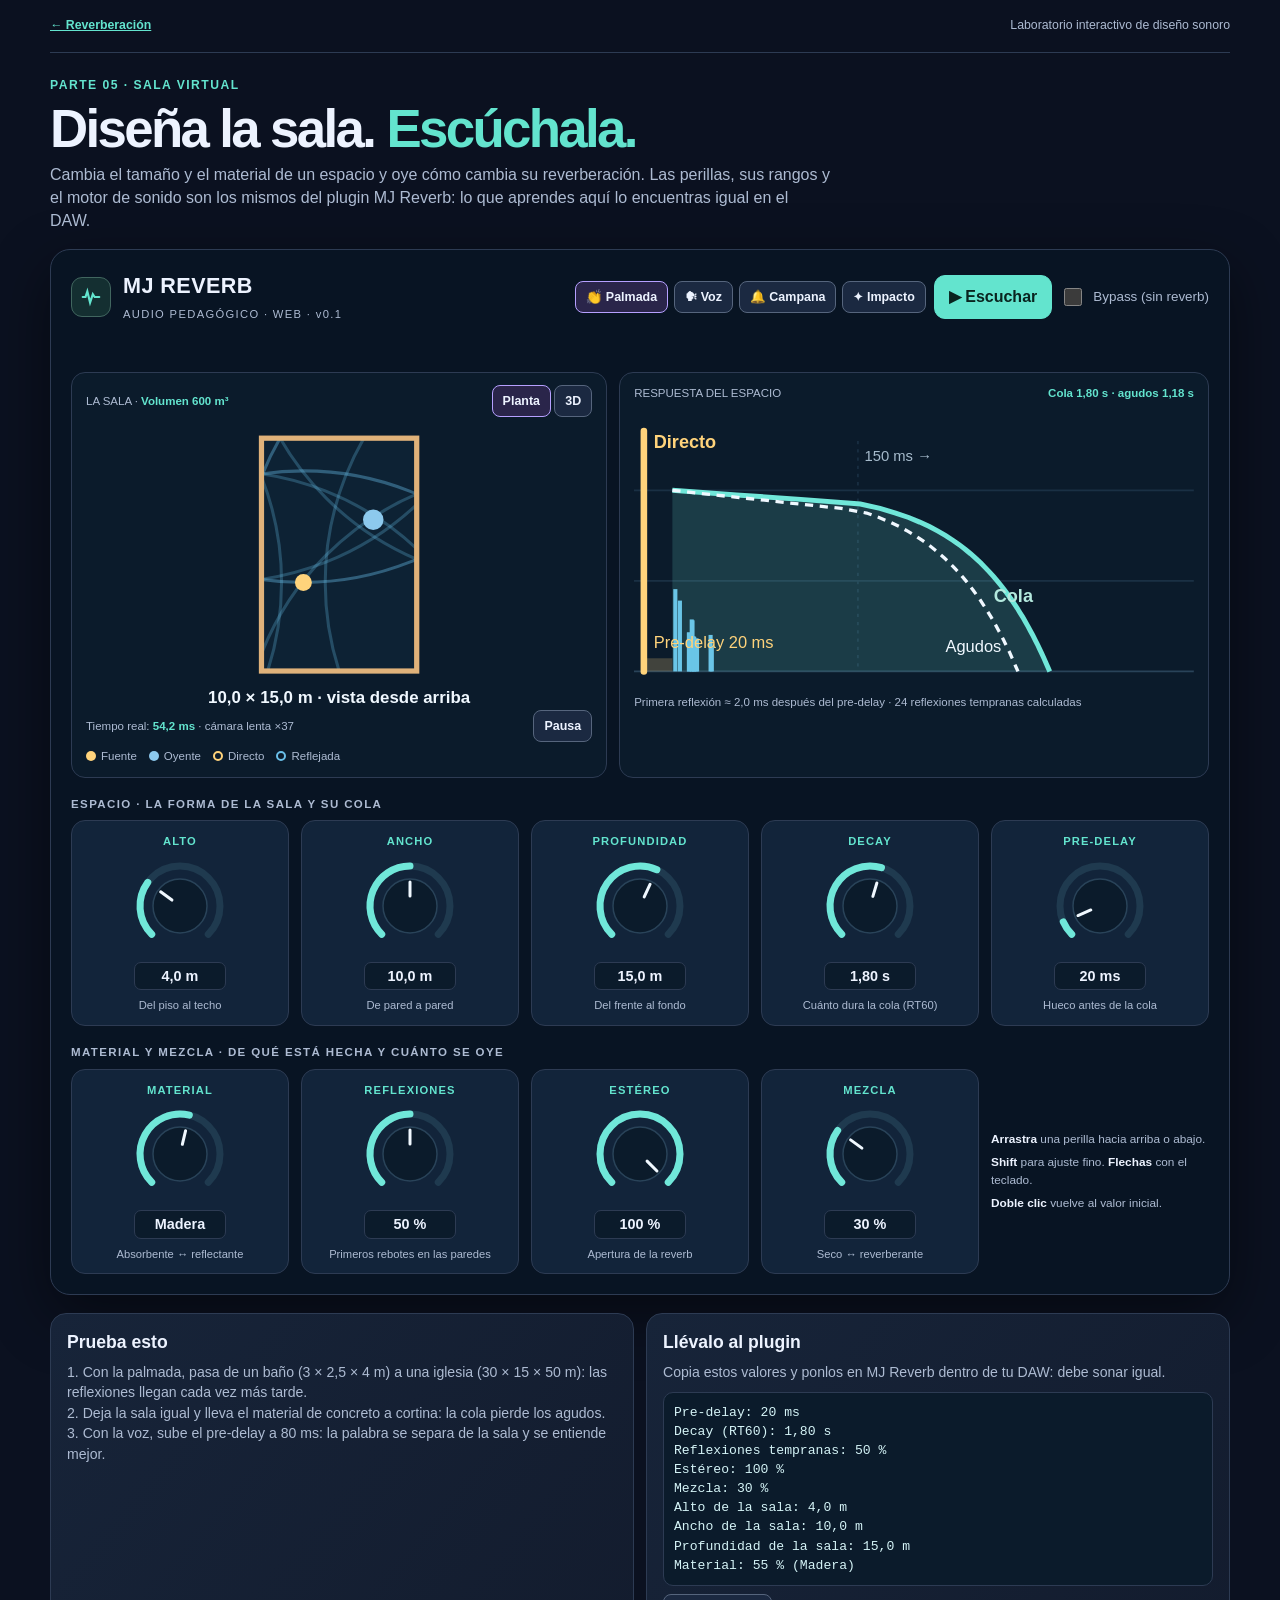
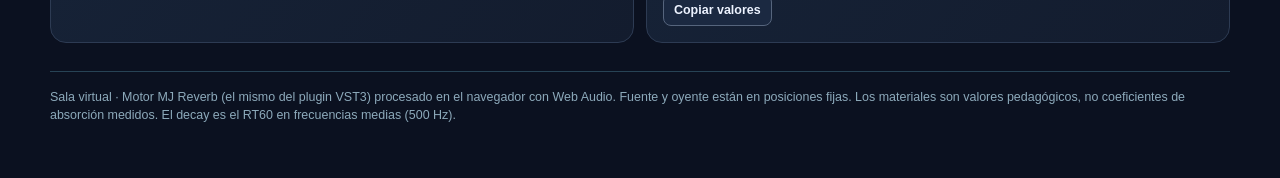
<file: Sala_Virtual.html>
<!doctype html>
<html lang="es">
<head>
<meta charset="utf-8">
<meta name="viewport" content="width=device-width,initial-scale=1,viewport-fit=cover">
<meta name="theme-color" content="#081423">
<meta name="application-name" content="Audio Pedagógico">
<meta name="application-version" content="0.1-sala-virtual">
<meta name="description" content="Sala virtual: diseña un espacio (alto, ancho, profundidad, material) y escucha su reverberación con el mismo motor y las mismas perillas del plugin MJ Reverb.">
<title>Audio Pedagógico · Sala virtual · Reverberación</title>
<style>
:root{color-scheme:dark;--bg:#081423;--panel:#101d2f;--stroke:#294359;--text:#f0f8ff;--muted:#a6bbcc;--cyan:#70e7d9;--blue:#69bfe9;--amber:#ffd37b}
*{box-sizing:border-box}
body{margin:0;background:radial-gradient(ellipse at 86% 0%,#16445377,transparent 46%),radial-gradient(ellipse at 5% 80%,#1c264477,transparent 52%),var(--bg);font:16px/1.45 system-ui,-apple-system,BlinkMacSystemFont,"Segoe UI",sans-serif;color:var(--text);min-height:100vh}
a{color:var(--cyan)}button,input{font:inherit}button{cursor:pointer}
button:focus-visible,a:focus-visible,input:focus-visible{outline:3px solid var(--amber);outline-offset:3px}
.shell{width:min(1180px,calc(100% - 36px));margin:auto;padding-bottom:54px}
.topline{display:flex;justify-content:space-between;gap:12px;flex-wrap:wrap;align-items:center;padding:4px 0;border-bottom:1px solid var(--stroke);font-size:.77rem;color:var(--muted)}
.home-link{display:inline-flex;align-items:center;min-height:44px;font-weight:750}
.hero{margin:24px 0 16px}.eyebrow{font-size:.76rem;letter-spacing:.12em;color:var(--cyan);font-weight:800;text-transform:uppercase}
.hero h1{font-size:clamp(2rem,4.6vw,3.3rem);letter-spacing:-.05em;line-height:1.07;margin:6px 0}.hero h1 em{font-style:normal;color:var(--cyan)}.hero p{max-width:780px;color:var(--muted);margin:0}
.plugin{border:1px solid var(--stroke);border-radius:20px;background:#081423;padding:20px;box-shadow:0 20px 60px #0007}
.plugin-head{display:flex;justify-content:space-between;align-items:center;gap:14px;flex-wrap:wrap}
.logo{display:flex;align-items:center;gap:12px}.logo .mark{width:40px;height:40px;border-radius:12px;display:grid;place-items:center;background:var(--cyan);color:#0b2936}
.logo b{display:block;font-size:1.35rem;letter-spacing:.02em}.logo small{font-size:.7rem;letter-spacing:.12em;color:var(--muted)}
.transport{display:flex;gap:8px;flex-wrap:wrap;align-items:center}
.btn{border:1px solid #3e6076;background:#19364b;color:#e8f7ff;padding:9px 14px;border-radius:11px;font-weight:770;min-height:44px}
.btn:hover{background:#23506a}.btn.primary{background:linear-gradient(130deg,#9aefdf,#58c9de);color:#0a2d37;border-color:#7eebdc}
.btn.small{min-height:32px;padding:4px 10px;font-size:.78rem;border-radius:8px}
.btn[aria-pressed=true]{background:#16414b;border-color:#70e7d9;color:#fff}
.sources{display:flex;gap:6px;flex-wrap:wrap}
.check{display:flex;align-items:center;gap:8px;font-size:.84rem;color:var(--muted);min-height:44px}.check input{width:18px;height:18px;accent-color:#70e7d9}
.views{display:grid;grid-template-columns:minmax(0,1fr) minmax(0,1.1fr);gap:12px;margin-top:16px}
.view{background:#0b1b2b;border:1px solid var(--stroke);border-radius:14px;padding:12px 14px;min-width:0}
.view-head{display:flex;justify-content:space-between;align-items:center;gap:8px;font-size:.72rem;color:var(--muted);flex-wrap:wrap}
.view-head b{color:var(--cyan);font-weight:650}
.view svg{width:100%;height:auto;display:block;margin-top:6px}
.legend{display:flex;gap:12px;flex-wrap:wrap;font-size:.72rem;color:var(--muted);margin-top:6px}.legend i{display:inline-block;width:10px;height:10px;border-radius:50%;margin-right:5px;vertical-align:-1px}
.rowlabel{font-size:.72rem;font-weight:800;letter-spacing:.12em;color:var(--muted);margin:18px 0 8px}
.knobs{display:grid;grid-template-columns:repeat(5,minmax(0,1fr));gap:12px}
.knob{background:#12243a;border:1px solid var(--stroke);border-radius:14px;padding:12px 8px;display:flex;flex-direction:column;align-items:center;gap:8px;min-width:0}
.knob .lbl{font-size:.7rem;font-weight:800;letter-spacing:.1em;color:var(--cyan)}
.knob button{width:96px;height:96px;padding:0;border:0;border-radius:50%;background:transparent;cursor:ns-resize;touch-action:none}
.knob .val{min-width:92px;padding:3px 10px;text-align:center;font-size:.9rem;font-weight:800;font-variant-numeric:tabular-nums;background:#0b1b2b;border:1px solid var(--stroke);border-radius:7px}
.knob .desc{font-size:.7rem;line-height:1.3;text-align:center;color:var(--muted)}
.hint{display:flex;flex-direction:column;justify-content:center;gap:6px;font-size:.74rem;color:var(--muted)}.hint b{color:var(--text)}
.status{font-size:.8rem;color:#b5ead9;min-height:22px;margin-top:10px}
.panel2{margin-top:18px;display:grid;grid-template-columns:minmax(0,1fr) minmax(0,1fr);gap:12px}
.card{border:1px solid var(--stroke);border-radius:16px;background:linear-gradient(150deg,#12243a,#101b2e);padding:16px}
.card h2{margin:0 0 6px;font-size:1.1rem}.card p{margin:0;color:var(--muted);font-size:.88rem}
pre{white-space:pre-wrap;background:#0b1b2b;border:1px solid var(--stroke);border-radius:10px;padding:10px;font-size:.82rem;margin:10px 0 8px;color:#d5f4f7}
.footnote{border-top:1px solid #274355;padding-top:16px;margin-top:28px;color:#8daabb;font-size:.78rem}
@media(max-width:980px){.views,.panel2{grid-template-columns:1fr}.knobs{grid-template-columns:repeat(3,minmax(0,1fr))}}
@media(max-width:560px){.shell{width:calc(100% - 20px)}.plugin{padding:14px}.knobs{grid-template-columns:repeat(2,minmax(0,1fr))}}
@media(prefers-reduced-motion:reduce){*{scroll-behavior:auto}}
</style>
<link rel="stylesheet" href="tema-tic.css?v=20261125">
</head>
<body>
<div class="shell">
<nav class="topline" aria-label="Navegación general"><a class="home-link" href="reverberacion.html">← Reverberación</a><span>Laboratorio interactivo de diseño sonoro</span></nav>
<header class="hero">
  <div class="eyebrow">Parte 05 · Sala virtual</div>
  <h1>Diseña la sala. <em>Escúchala.</em></h1>
  <p>Cambia el tamaño y el material de un espacio y oye cómo cambia su reverberación. Las perillas, sus rangos y el motor de sonido son los mismos del plugin MJ Reverb: lo que aprendes aquí lo encuentras igual en el DAW.</p>
</header>

<section class="plugin" aria-label="MJ Reverb">
  <div class="plugin-head">
    <div class="logo"><div class="mark" aria-hidden="true"><svg width="22" height="22" viewBox="0 0 24 24" fill="none" stroke="currentColor" stroke-width="2.4" stroke-linecap="round"><path d="M3 12h3l2-6 3 12 3-9 2 3h5"/></svg></div><div><b>MJ REVERB</b><small>AUDIO PEDAGÓGICO · WEB · v0.1</small></div></div>
    <div class="transport">
      <div class="sources" role="group" aria-label="Fuente sonora" id="sources"></div>
      <button class="btn primary" id="play">▶ Escuchar</button>
      <label class="check"><input type="checkbox" id="bypass"> Bypass (sin reverb)</label>
    </div>
  </div>
  <div class="status" id="status" role="status" aria-live="polite"></div>

  <div class="views">
    <div class="view">
      <div class="view-head"><span>LA SALA · <b id="volume"></b></span><span><button class="btn small" id="vPlan" aria-pressed="true">Planta</button> <button class="btn small" id="v3d" aria-pressed="false">3D</button></span></div>
      <svg id="room" viewBox="0 0 300 170" role="img" aria-label="Sala"></svg>
      <div class="view-head" id="planBar"><span>Tiempo real: <b id="tReal">0 ms</b> · cámara lenta ×<span id="slow"></span></span><button class="btn small" id="anim">Pausa</button></div>
      <div class="legend"><span><i style="background:#ffd37b"></i>Fuente</span><span><i style="background:#8dc9ed"></i>Oyente</span><span><i style="border:2px solid #ffd37b;background:none"></i>Directo</span><span><i style="border:2px solid #69bfe9;background:none"></i>Reflejada</span></div>
    </div>
    <div class="view">
      <div class="view-head"><span>RESPUESTA DEL ESPACIO</span><b id="decayInfo"></b></div>
      <svg id="graph" viewBox="0 0 340 170" role="img" aria-label="Respuesta del espacio"></svg>
      <div class="legend" id="reflInfo"></div>
    </div>
  </div>

  <div class="rowlabel">ESPACIO · LA FORMA DE LA SALA Y SU COLA</div>
  <div class="knobs" id="row1"></div>
  <div class="rowlabel">MATERIAL Y MEZCLA · DE QUÉ ESTÁ HECHA Y CUÁNTO SE OYE</div>
  <div class="knobs" id="row2"><div class="hint" id="hint"><span><b>Arrastra</b> una perilla hacia arriba o abajo.</span><span><b>Shift</b> para ajuste fino. <b>Flechas</b> con el teclado.</span><span><b>Doble clic</b> vuelve al valor inicial.</span></div></div>
</section>

<section class="panel2">
  <div class="card">
    <h2>Prueba esto</h2>
    <p>1. Con la palmada, pasa de un baño (3 × 2,5 × 4 m) a una iglesia (30 × 15 × 50 m): las reflexiones llegan cada vez más tarde.<br>2. Deja la sala igual y lleva el material de concreto a cortina: la cola pierde los agudos.<br>3. Con la voz, sube el pre-delay a 80 ms: la palabra se separa de la sala y se entiende mejor.</p>
  </div>
  <div class="card">
    <h2>Llévalo al plugin</h2>
    <p>Copia estos valores y ponlos en MJ Reverb dentro de tu DAW: debe sonar igual.</p>
    <pre id="preset"></pre>
    <button class="btn small" id="copy">Copiar valores</button>
  </div>
</section>
<footer class="footnote">Sala virtual · Motor MJ Reverb (el mismo del plugin VST3) procesado en el navegador con Web Audio. Fuente y oyente están en posiciones fijas. Los materiales son valores pedagógicos, no coeficientes de absorción medidos. El decay es el RT60 en frecuencias medias (500 Hz).</footer>
</div>

<script src="mjreverb-core.js"></script>
<script>
(() => {
'use strict';
const M = window.MJReverb;
const $ = (id) => document.getElementById(id);
const NS = 'http://www.w3.org/2000/svg';
const fmt = (v, d) => Number(v).toLocaleString('es-CO', { minimumFractionDigits: d, maximumFractionDigits: d });
const say = (t) => { $('status').textContent = t; };

/* ---------- Parámetros y perillas ---------- */
const params = M.defaults();
const ROW1 = ['heightM', 'roomWidthM', 'depthM', 'decayS', 'preDelayMs'];
const ROW2 = ['materialPct', 'earlyPct', 'widthPct', 'mixPct'];
const specOf = (key) => M.SPECS.find((s) => s.key === key);
function valueText(key, v) {
  const s = specOf(key);
  if (key === 'materialPct') return M.materialName(v);
  return fmt(v, s.precision) + ' ' + s.units;
}
const knobs = {};
function arcPath(a0, a1) {
  const r = 40, pt = (deg) => [48 + r * Math.cos(deg * Math.PI / 180), 48 + r * Math.sin(deg * Math.PI / 180)];
  const [x0, y0] = pt(a0), [x1, y1] = pt(a1);
  return `M ${x0.toFixed(2)} ${y0.toFixed(2)} A ${r} ${r} 0 ${a1 - a0 > 180 ? 1 : 0} 1 ${x1.toFixed(2)} ${y1.toFixed(2)}`;
}
function makeKnob(key, parent, before) {
  const s = specOf(key), el = document.createElement('div');
  el.className = 'knob';
  el.innerHTML = `<div class="lbl">${s.label}</div>
    <button type="button" aria-label="${s.name}"><svg width="96" height="96" viewBox="0 0 96 96" aria-hidden="true">
      <path d="${arcPath(135, 405)}" fill="none" stroke="#1f3a4f" stroke-width="7" stroke-linecap="round"/>
      <path class="v" fill="none" stroke="#70e7d9" stroke-width="7" stroke-linecap="round"/>
      <circle cx="48" cy="48" r="27" fill="#0b1b2b" stroke="#294359" stroke-width="1.5"/>
      <line class="h" stroke="#f0f8ff" stroke-width="3" stroke-linecap="round"/></svg></button>
    <div class="val"></div><div class="desc">${s.desc}</div>`;
  parent.insertBefore(el, before || null);
  const btn = el.querySelector('button');
  const k = { el, btn, path: el.querySelector('.v'), hand: el.querySelector('.h'), val: el.querySelector('.val') };
  knobs[key] = k;
  const setNorm = (n) => { params[key] = M.toPlain(s, Math.max(0, Math.min(1, n))); changed(); };
  let drag = null;
  btn.addEventListener('pointerdown', (e) => { drag = { y: e.clientY, n: M.toNormalized(s, params[key]) }; btn.setPointerCapture(e.pointerId); });
  btn.addEventListener('pointermove', (e) => { if (drag) setNorm(drag.n + (drag.y - e.clientY) / (e.shiftKey ? 800 : 200)); });
  const end = () => { drag = null; };
  btn.addEventListener('pointerup', end); btn.addEventListener('pointercancel', end);
  btn.addEventListener('dblclick', () => { params[key] = M.RANGES[key].def; changed(); });
  btn.addEventListener('keydown', (e) => {
    const n = M.toNormalized(s, params[key]), st = e.shiftKey ? 0.01 : 0.05;
    const map = { ArrowUp: n + st, ArrowRight: n + st, ArrowDown: n - st, ArrowLeft: n - st, Home: 0, End: 1, PageUp: n + 0.2, PageDown: n - 0.2 };
    if (e.key in map) { e.preventDefault(); setNorm(map[e.key]); }
  });
  btn.addEventListener('wheel', (e) => { e.preventDefault(); setNorm(M.toNormalized(s, params[key]) - Math.sign(e.deltaY) * 0.02); }, { passive: false });
}
function paintKnob(key) {
  const s = specOf(key), k = knobs[key], n = M.toNormalized(s, params[key]), end = 135 + 270 * n;
  k.path.setAttribute('d', n > 0.005 ? arcPath(135, end) : 'M 0 0');
  const p = (rr) => [48 + rr * Math.cos(end * Math.PI / 180), 48 + rr * Math.sin(end * Math.PI / 180)];
  const [x1, y1] = p(10), [x2, y2] = p(24);
  k.hand.setAttribute('x1', x1); k.hand.setAttribute('y1', y1); k.hand.setAttribute('x2', x2); k.hand.setAttribute('y2', y2);
  const text = valueText(key, params[key]);
  k.val.textContent = text;
  k.btn.setAttribute('aria-valuetext', text);
  k.btn.setAttribute('aria-label', `${s.name}: ${text}. Arrastra o usa las flechas.`);
}
ROW1.forEach((k) => makeKnob(k, $('row1')));
ROW2.forEach((k) => makeKnob(k, $('row2'), $('hint')));

/* ---------- Dibujo ---------- */
function svgEl(tag, attrs, parent) { const e = document.createElementNS(NS, tag); for (const a in attrs) e.setAttribute(a, attrs[a]); if (parent) parent.appendChild(e); return e; }
function wallStyle() {
  const m = params.materialPct;
  return { color: m < 40 ? '#c9a6ff' : m < 60 ? '#e0b27a' : m < 80 ? '#d8e6ee' : '#9fb3c2', width: (1.5 + 3 * m / 100).toFixed(1), dash: m < 20 ? '3 3' : 'none' };
}
let view = 'plan', animOn = !window.matchMedia('(prefers-reduced-motion: reduce)').matches, tAnim = 0.35, last = 0;
let ringEls = [];
function drawRoomStatic() {
  const svg = $('room'); svg.innerHTML = '';
  const W = params.roomWidthM, H = params.heightM, D = params.depthM, ws = wallStyle();
  $('volume').textContent = 'Volumen ' + Math.round(W * H * D).toLocaleString('es-CO') + ' m³';
  $('planBar').hidden = view !== 'plan';
  if (view === 'plan') {
    const k = Math.min(276 / W, 138 / D), rw = W * k, rh = D * k, rx = (300 - rw) / 2, ry = 8 + (140 - rh) / 2;
    const clip = svgEl('clipPath', { id: 'roomClip' }, svgEl('defs', {}, svg));
    svgEl('rect', { x: rx, y: ry, width: rw, height: rh }, clip);
    svgEl('rect', { x: rx, y: ry, width: rw, height: rh, fill: '#0d2234' }, svg);
    const g = svgEl('g', { 'clip-path': 'url(#roomClip)' }, svg);
    ringEls = [];
    for (let i = 0; i < 13; i++) ringEls.push(svgEl('circle', { fill: 'none' }, g));
    svgEl('rect', { x: rx, y: ry, width: rw, height: rh, fill: 'none', stroke: ws.color, 'stroke-width': ws.width, 'stroke-dasharray': ws.dash }, svg);
    const pos = M.positions(W, H, D);
    svgEl('circle', { cx: rx + pos.src.x * k, cy: ry + pos.src.z * k, r: 5, fill: '#ffd37b' }, svg);
    drawRoomStatic.ear = svgEl('circle', { cx: rx + pos.ear.x * k, cy: ry + pos.ear.z * k, r: 5, fill: '#8dc9ed' }, svg);
    const t = svgEl('text', { x: 150, y: 166, fill: '#f0f8ff', 'font-size': 10, 'font-weight': 600, 'text-anchor': 'middle' }, svg);
    t.textContent = `${fmt(W, 1)} × ${fmt(D, 1)} m · vista desde arriba`;
    drawRoomStatic.geo = { k, rx, ry, W, D, pos };
    svg.setAttribute('aria-label', `Vista de planta animada de una sala de ${fmt(W, 1)} por ${fmt(D, 1)} metros: la onda sale de la fuente y se refleja en las paredes`);
    drawRings();
  } else {
    const c = Math.cos(Math.PI / 6), raw = (x, y, z) => [(x - z) * c, (x + z) * 0.5 - y];
    const vs = []; for (const x of [0, W]) for (const y of [0, H]) for (const z of [0, D]) vs.push(raw(x, y, z));
    const xs = vs.map((v) => v[0]), ys = vs.map((v) => v[1]);
    const k = Math.min(240 / (Math.max(...xs) - Math.min(...xs)), 125 / (Math.max(...ys) - Math.min(...ys)));
    const ox = 150 - k * (Math.min(...xs) + Math.max(...xs)) / 2, oy = 80 - k * (Math.min(...ys) + Math.max(...ys)) / 2;
    const P = (x, y, z) => { const q = raw(x, y, z); return [ox + k * q[0], oy + k * q[1]]; };
    const pts = (...p) => p.map((v) => v[0].toFixed(1) + ',' + v[1].toFixed(1)).join(' ');
    const face = (p, fill) => svgEl('polygon', { points: p, fill, stroke: ws.color, 'stroke-width': 1.5, 'stroke-linejoin': 'round', 'stroke-dasharray': ws.dash }, svg);
    face(pts(P(0, H, 0), P(W, H, 0), P(W, H, D), P(0, H, D)), '#16344a');
    face(pts(P(W, 0, 0), P(W, 0, D), P(W, H, D), P(W, H, 0)), '#102a3d');
    face(pts(P(0, 0, D), P(W, 0, D), P(W, H, D), P(0, H, D)), '#0d2234');
    const pos = M.positions(W, H, D), S = P(pos.src.x, 0, pos.src.z), E = P(pos.ear.x, 0, pos.ear.z), hit = P(W, H * 0.45, D * 0.5);
    svgEl('polyline', { points: pts(S, hit, E), fill: 'none', stroke: '#69bfe9', 'stroke-width': 1.5, 'stroke-dasharray': '4 3' }, svg);
    svgEl('line', { x1: S[0], y1: S[1], x2: E[0], y2: E[1], stroke: '#ffd37b', 'stroke-width': 1.5 }, svg);
    svgEl('circle', { cx: S[0], cy: S[1], r: 5, fill: '#ffd37b' }, svg);
    svgEl('circle', { cx: E[0], cy: E[1], r: 5, fill: '#8dc9ed' }, svg);
    const lab = (p, txt, anchor, dx, dy) => { const t = svgEl('text', { x: Math.min(275, p[0] + dx), y: Math.min(166, p[1] + dy), fill: '#f0f8ff', 'font-size': 11, 'font-weight': 600, 'text-anchor': anchor }, svg); t.textContent = txt; };
    lab(P(W, H / 2, D), fmt(H, 1) + ' m', 'start', 8, 4); lab(P(W / 2, 0, D), fmt(W, 1) + ' m', 'middle', 0, 16); lab(P(W, 0, D / 2), fmt(D, 1) + ' m', 'middle', 16, 16);
    svg.setAttribute('aria-label', `Sala en 3D: ${fmt(W, 1)} de ancho, ${fmt(H, 1)} de alto y ${fmt(D, 1)} metros de profundidad`);
  }
}
function drawRings() {
  const g = drawRoomStatic.geo; if (!g || view !== 'plan') return;
  const { k, rx, ry, W, D, pos } = g, c = M.SPEED_OF_SOUND;
  const maxDim = Math.max(W, D), slow = 1.6 / (maxDim / c), tMax = 3.2 * Math.hypot(W, D) / c;
  const tReal = (tAnim / slow) % tMax, r = c * tReal, refl = M.materialReflectance(params.materialPct);
  const sx = pos.src.x, sy = pos.src.z;
  const xs = [[sx, 0], [-sx, 1], [2 * W - sx, 1], [sx - 2 * W, 2], [2 * W + sx, 2]];
  const ys = [[sy, 0], [-sy, 1], [2 * D - sy, 1], [sy - 2 * D, 2], [2 * D + sy, 2]];
  let i = 0, hit = 0;
  for (const [ix, ox] of xs) for (const [iy, oy] of ys) {
    const order = ox + oy; if (order > 2) continue;
    const amp = Math.pow(10, -3 * tReal / params.decayS) * Math.pow(refl, order) / Math.sqrt(1 + r / 4);
    const o = Math.min(0.95, amp * 1.6), el = ringEls[i++];
    el.setAttribute('cx', rx + ix * k); el.setAttribute('cy', ry + iy * k); el.setAttribute('r', Math.max(0.5, r * k));
    el.setAttribute('stroke', order === 0 ? '#ffd37b' : '#69bfe9'); el.setAttribute('stroke-width', order === 0 ? 2.5 : 1.8);
    el.setAttribute('stroke-opacity', o < 0.04 ? 0 : o);
    if (o >= 0.04 && Math.abs(Math.hypot(pos.ear.x - ix, pos.ear.z - iy) - r) < 0.04 * maxDim) hit = Math.max(hit, o);
  }
  drawRoomStatic.ear.setAttribute('r', 5 + 4 * hit);
  $('tReal').textContent = fmt(tReal * 1000, 1) + ' ms';
  $('slow').textContent = Math.round(slow);
}
function drawGraph() {
  const svg = $('graph'); svg.innerHTML = '';
  const pre = params.preDelayMs, T = params.decayS, hr = M.materialHighRatio(params.materialPct);
  const tx = (ms) => ms <= 150 ? 6 + ms / 150 * 130 : 136 + 196 * Math.log(ms / 150) / Math.log(10000 / 150);
  const ty = (db) => 50 + 110 * Math.min(1, -db / 60);
  for (const y of [160, 105, 50]) svgEl('line', { x1: 0, y1: y, x2: 340, y2: y, stroke: y === 160 ? '#294359' : '#1a3044' }, svg);
  svgEl('line', { x1: 136, y1: 20, x2: 136, y2: 160, stroke: '#1a3044', 'stroke-dasharray': '2 3' }, svg);
  const lab = (x, y, txt, fill, size, weight) => { const t = svgEl('text', { x, y, fill, 'font-size': size, 'font-weight': weight || 400 }, svg); t.textContent = txt; };
  svgEl('rect', { x: 6, y: 152, width: Math.max(0, tx(pre) - 6), height: 8, fill: '#ffd37b', opacity: 0.22 }, svg);
  svgEl('line', { x1: 6, y1: 160, x2: 6, y2: 14, stroke: '#ffd37b', 'stroke-width': 4, 'stroke-linecap': 'round' }, svg);
  const taps = M.computeEarlyTaps(params.roomWidthM, params.heightM, params.depthM, params.materialPct);
  const g0 = taps.length ? Math.hypot(taps[0].gainL, taps[0].gainR) : 1;
  taps.slice(0, 12).forEach((t) => {
    const x = tx(pre + t.delayMs), h = Math.max(2, 100 * params.earlyPct / 100 * Math.hypot(t.gainL, t.gainR) / g0);
    svgEl('line', { x1: x, y1: 160, x2: x, y2: 160 - h, stroke: '#69bfe9', 'stroke-width': 2.5 }, svg);
  });
  const curve = (Td) => { const p = []; for (let i = 0; i <= 40; i++) p.push(tx(pre + Td * 1000 * i / 40).toFixed(1) + ',' + ty(-60 * i / 40).toFixed(1)); return p; };
  const tail = curve(T), hi = curve(T * hr);
  svgEl('path', { d: 'M ' + tail[0].split(',')[0] + ' 160 L ' + tail.join(' L ') + ' Z', fill: '#70e7d9', opacity: 0.16 }, svg);
  svgEl('polyline', { points: tail.join(' '), fill: 'none', stroke: '#70e7d9', 'stroke-width': 3 }, svg);
  svgEl('polyline', { points: hi.join(' '), fill: 'none', stroke: '#f0f8ff', 'stroke-width': 2, 'stroke-dasharray': '5 4' }, svg);
  lab(12, 24, 'Directo', '#ffd37b', 11, 600); lab(12, 146, 'Pre-delay ' + Math.round(pre) + ' ms', '#ffd37b', 10);
  lab(140, 32, '150 ms →', '#a6bbcc', 9); lab(Math.min(300, tx(pre + T * 1000) - 34), 118, 'Cola', '#b4e9de', 11, 600);
  lab(Math.min(296, Math.max(150, tx(pre + T * hr * 1000) - 44)), 148, 'Agudos', '#f0f8ff', 10);
  $('decayInfo').textContent = `Cola ${fmt(T, 2)} s · agudos ${fmt(T * hr, 2)} s`;
  $('reflInfo').textContent = taps.length ? `Primera reflexión ≈ ${fmt(taps[0].delayMs, 1)} ms después del pre-delay · ${taps.length} reflexiones tempranas calculadas` : '';
  svg.setAttribute('aria-label', `Respuesta del espacio: ${Math.round(pre)} ms de pre-delay, reflexiones tempranas y cola de ${fmt(T, 2)} segundos; los agudos duran ${fmt(T * hr, 2)} segundos`);
}
function drawPreset() {
  $('preset').textContent = M.SPECS.map((s) => `${s.name}: ${s.key === 'materialPct' ? Math.round(params[s.key]) + ' % (' + M.materialName(params[s.key]) + ')' : valueText(s.key, params[s.key])}`).join('\n');
}
$('copy').addEventListener('click', async () => { try { await navigator.clipboard.writeText($('preset').textContent); say('Valores copiados.'); } catch (_) { say('No se pudo copiar: selecciona el texto y cópialo a mano.'); } });
$('vPlan').addEventListener('click', () => { view = 'plan'; $('vPlan').setAttribute('aria-pressed', 'true'); $('v3d').setAttribute('aria-pressed', 'false'); drawRoomStatic(); });
$('v3d').addEventListener('click', () => { view = '3d'; $('v3d').setAttribute('aria-pressed', 'true'); $('vPlan').setAttribute('aria-pressed', 'false'); drawRoomStatic(); });
$('anim').addEventListener('click', () => { animOn = !animOn; $('anim').textContent = animOn ? 'Pausa' : 'Animar'; });
$('anim').textContent = animOn ? 'Pausa' : 'Animar';
function frame(now) { if (last && animOn && view === 'plan' && !document.hidden) { tAnim += (now - last) / 1000; drawRings(); } last = now; requestAnimationFrame(frame); }

/* ---------- Audio ---------- */
let ctx = null, node = null, src = null, sound = 'clap';
const SOUNDS = { clap: '👏 Palmada', voice: '🗣 Voz', bell: '🔔 Campana', impact: '✦ Impacto' };
for (const [id, name] of Object.entries(SOUNDS)) {
  const b = document.createElement('button'); b.className = 'btn small'; b.textContent = name; b.setAttribute('aria-pressed', String(id === sound));
  b.addEventListener('click', () => { sound = id; document.querySelectorAll('#sources button').forEach((x) => x.setAttribute('aria-pressed', String(x === b))); play(); });
  $('sources').appendChild(b);
}
function genSound(type, c) {
  const sr = c.sampleRate, dur = type === 'bell' ? 1.8 : type === 'impact' ? 0.9 : type === 'voice' ? 1.25 : 0.28;
  const b = c.createBuffer(1, Math.ceil(dur * sr), sr), d = b.getChannelData(0); let low = 0;
  if (type === 'voice') {
    // Voz sintética: sílabas con formantes de vocales. No es habla real.
    const syl = [[.02, .25, [730, 1090, 2440]], [.33, .55, [530, 1840, 2480]], [.63, .88, [570, 840, 2410]], [.96, 1.2, [300, 2290, 3010]]];
    for (const [t0, t1, F] of syl) { const f0 = 122; for (let i = Math.floor(t0 * sr); i < Math.min(d.length, Math.floor(t1 * sr)); i++) { const t = i / sr, lt = (t - t0) / (t1 - t0), env = Math.pow(Math.sin(Math.PI * Math.min(1, Math.max(0, lt))), 0.6); let s = 0; for (let h = 1; h <= 30; h++) { const f = f0 * h * (1 - 0.04 * lt); if (f > 4200) break; let g = 0; for (let q = 0; q < 3; q++) { const bw = 80 + q * 40; g += (q === 0 ? 1 : q === 1 ? 0.6 : 0.3) / (1 + ((f - F[q]) / bw) ** 2); } s += g * Math.sin(2 * Math.PI * f * t) / Math.sqrt(h); } d[i] = s * env * 0.11; } }
    return b;
  }
  for (let i = 0; i < d.length; i++) {
    const t = i / sr, r = Math.random() * 2 - 1;
    if (type === 'clap') { const bu = Math.exp(-t * 55) + 0.42 * Math.exp(-Math.max(0, t - 0.012) * 120) * (t >= 0.012) + 0.28 * Math.exp(-Math.max(0, t - 0.025) * 120) * (t >= 0.025); low = 0.86 * low + 0.14 * r; d[i] = Math.max(-1, Math.min(1, (r - low) * bu * 0.55)); }
    else if (type === 'bell') { const e = Math.exp(-3.4 * t); d[i] = (0.43 * Math.sin(2 * Math.PI * 680 * t) + 0.23 * Math.sin(2 * Math.PI * 1357 * t) + 0.12 * Math.sin(2 * Math.PI * 2034 * t)) * e; }
    else { const e = Math.exp(-t * 11); low = 0.92 * low + 0.08 * r; d[i] = (Math.sin(2 * Math.PI * (105 * t - 72 * t * t)) * 0.45 + low * 0.37) * e; }
  }
  return b;
}
// Dos caminos con el mismo motor:
// 1. AudioWorklet (en un hilo de audio aparte), cuando la página se sirve desde un sitio web.
// 2. ScriptProcessor (en la página), cuando se abre como archivo local y el navegador
//    no permite cargar el worklet. Suena igual; solo tiene un poco más de latencia.
let fallbackCore = null;
async function ensureAudio() {
  if (ctx) { await ctx.resume(); return; }
  const AC = window.AudioContext || window.webkitAudioContext;
  if (!AC) throw new Error('Este navegador no admite Web Audio.');
  ctx = new AC();
  const out = ctx.createGain(); out.gain.value = 0.85; out.connect(ctx.destination);
  try {
    if (!ctx.audioWorklet || location.protocol === 'file:') throw new Error('sin worklet');
    const url = URL.createObjectURL(new Blob([M.workletSource()], { type: 'application/javascript' }));
    await ctx.audioWorklet.addModule(url);
    URL.revokeObjectURL(url);
    node = new AudioWorkletNode(ctx, 'mjreverb', { numberOfInputs: 1, numberOfOutputs: 1, outputChannelCount: [2], processorOptions: { params: $('bypass').checked ? { ...params, mixPct: 0 } : { ...params } } });
  } catch (_) {
    fallbackCore = new M.ReverbCore(); fallbackCore.setParams(params); fallbackCore.prepare(ctx.sampleRate);
    node = ctx.createScriptProcessor(1024, 1, 2);
    node.onaudioprocess = (e) => {
      const inp = e.inputBuffer.getChannelData(0);
      fallbackCore.process(inp, inp, e.outputBuffer.getChannelData(0), e.outputBuffer.getChannelData(1), inp.length);
    };
  }
  node.connect(out);
  sendParams();
}
function sendParams() {
  const p = $('bypass').checked ? { ...params, mixPct: 0 } : { ...params };
  if (fallbackCore) fallbackCore.setParams(p); else if (node) node.port.postMessage({ params: p });
}
async function play() {
  try {
    await ensureAudio();
    if (src) { try { src.stop(); } catch (_) {} }
    src = ctx.createBufferSource(); src.buffer = genSound(sound, ctx); src.connect(node); src.start();
    tAnim = 0;
    say(`Escuchando: ${SOUNDS[sound].replace(/^\S+\s/, '')}${$('bypass').checked ? ' sin reverberación' : ''}.`);
  } catch (e) { say(e.message || 'No se pudo iniciar el audio.'); }
}
$('play').addEventListener('click', play);
$('bypass').addEventListener('change', () => { sendParams(); say($('bypass').checked ? 'Bypass: solo el sonido original.' : 'Reverberación activa.'); });
document.addEventListener('visibilitychange', () => { if (document.hidden && src) { try { src.stop(); } catch (_) {} } });

/* ---------- Cambios ---------- */
let pendingRoom = false;
function changed() {
  Object.keys(knobs).forEach(paintKnob);
  drawGraph(); drawPreset(); sendParams();
  if (!pendingRoom) { pendingRoom = true; requestAnimationFrame(() => { pendingRoom = false; drawRoomStatic(); }); }
}
changed(); drawRoomStatic(); requestAnimationFrame(frame);
})();
</script>
</body>
</html>
</file>
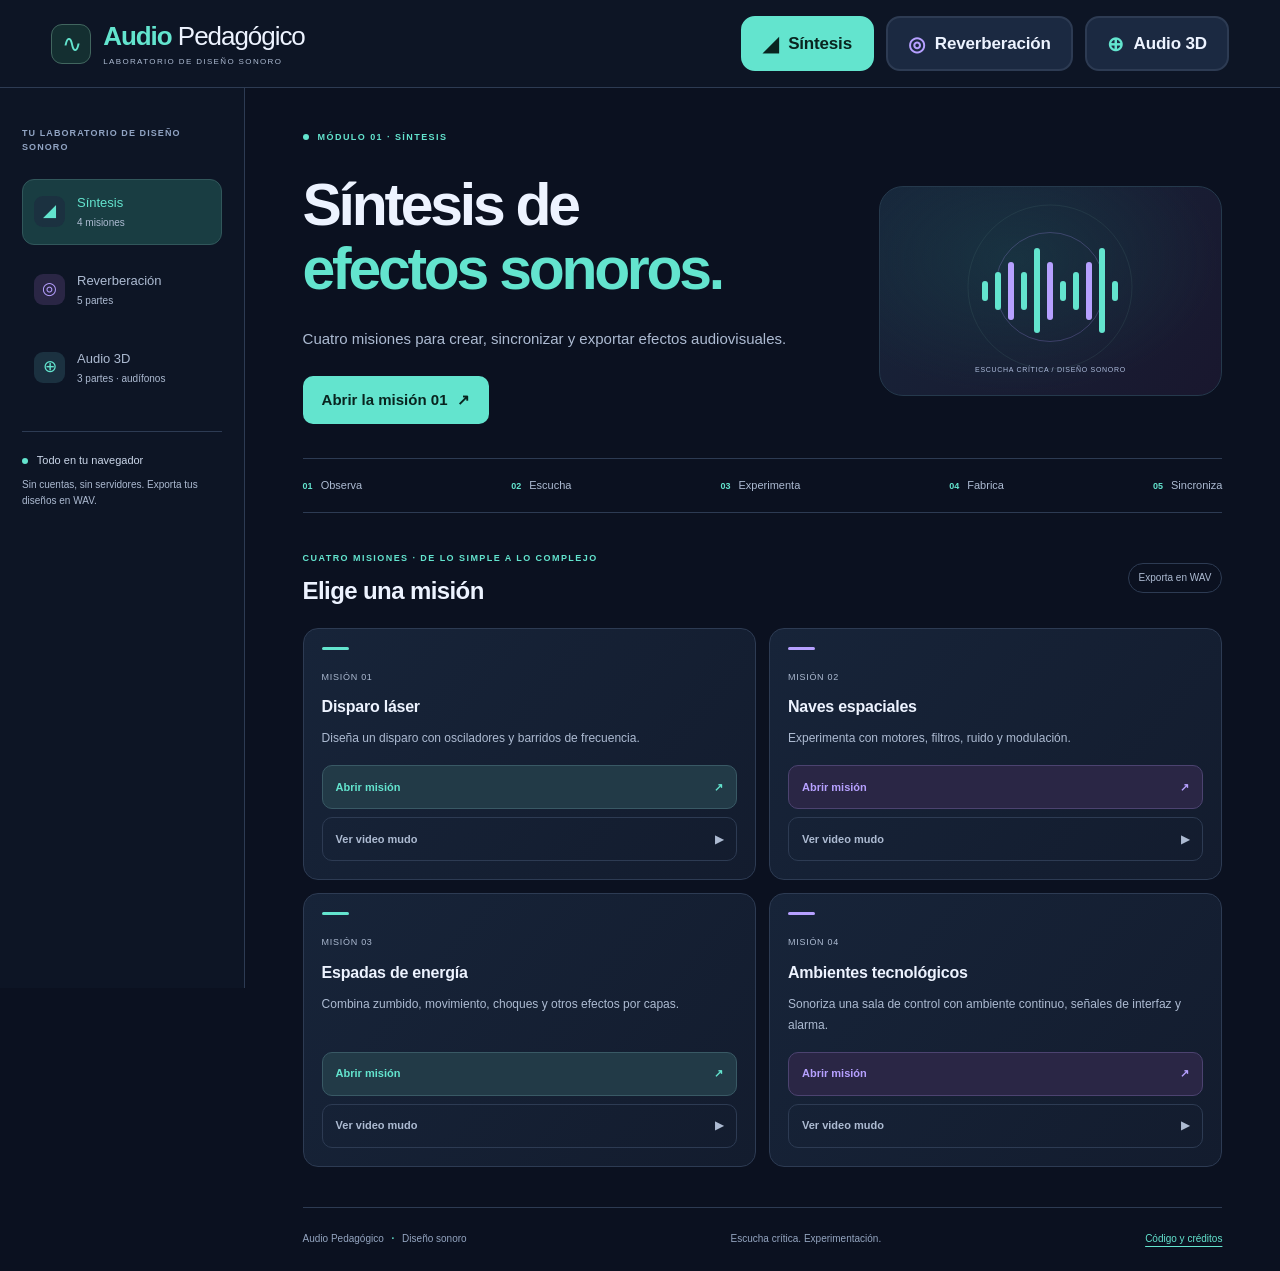
<file: sintesis.html>
<!doctype html>
<html lang="es">
<head>
  <meta charset="utf-8">
  <meta name="viewport" content="width=device-width,initial-scale=1">
  <meta name="theme-color" content="#0b1120">
  <meta name="application-name" content="Audio Pedagógico">
  <meta name="description" content="Cuatro misiones de síntesis para crear, sincronizar y exportar efectos audiovisuales.">
  <title>Síntesis de efectos sonoros · Audio Pedagógico</title>
  <link rel="stylesheet" href="synthfx.css">
  <link rel="stylesheet" href="laboratorio.css?v=20261125b">
</head>
<body>
<a href="#contenido" class="skip">Saltar al contenido</a>
<header class="topbar"><a class="brand" href="index.html"><span class="brand-mark" aria-hidden="true">∿</span><span><b>Audio</b> Pedagógico<small>LABORATORIO DE DISEÑO SONORO</small></span></a><nav aria-label="Módulos"><a class="" href="sintesis.html" aria-current=page><span aria-hidden="true">◢</span>Síntesis</a><a class="alt" href="reverberacion.html"><span aria-hidden="true">◎</span>Reverberación</a><a class="" href="audio3d.html"><span aria-hidden="true">⊕</span>Audio 3D</a></nav></header>
<div class="layout"><aside class="sidebar"><div class="route-label">TU LABORATORIO DE DISEÑO SONORO</div><nav class="side-nav" aria-label="Módulos del laboratorio"><a class="block-link  active" href="sintesis.html" aria-current=page><span class="block-icon" aria-hidden="true">◢</span><span>Síntesis<small>4 misiones</small></span></a><a class="block-link alt" href="reverberacion.html"><span class="block-icon" aria-hidden="true">◎</span><span>Reverberación<small>5 partes</small></span></a><a class="block-link " href="audio3d.html"><span class="block-icon" aria-hidden="true">⊕</span><span>Audio 3D<small>3 partes · audífonos</small></span></a></nav><div class="local-notice"><span class="status-dot"></span> Todo en tu navegador<p>Sin cuentas, sin servidores. Exporta tus diseños en WAV.</p></div></aside>
<main id="contenido" tabindex="-1">
  <div class="eyebrow"><span class="status-dot"></span> MÓDULO 01 · SÍNTESIS</div>
  <div class="hero"><div><h1>Síntesis de<br><em>efectos sonoros.</em></h1><p class="lead">Cuatro misiones para crear, sincronizar y exportar efectos audiovisuales.</p><a class="button" href="Mision_01_Disparo_Laser.html">Abrir la misión 01 <span aria-hidden="true">↗</span></a></div><div class="hero-art" aria-hidden="true"><div class="orbit orbit-a"></div><div class="orbit orbit-b"></div><div class="wave"><i></i><i></i><i></i><i></i><i></i><i></i><i></i><i></i><i></i><i></i><i></i></div><div class="art-label">ESCUCHA CRÍTICA / DISEÑO SONORO</div></div></div>
  <div class="journey" aria-label="Recorrido de trabajo"><span><b>01</b> Observa</span><span><b>02</b> Escucha</span><span><b>03</b> Experimenta</span><span><b>04</b> Fabrica</span><span><b>05</b> Sincroniza</span></div>
  <div class="section-head"><div><span class="eyebrow">CUATRO MISIONES · DE LO SIMPLE A LO COMPLEJO</span><h2>Elige una misión</h2></div><span class="pill">Exporta en WAV</span></div>
  <div class="exercise-grid two"><article class="exercise-card"><div class="card-meta"><span>MISIÓN 01</span></div><h3>Disparo láser</h3><p>Diseña un disparo con osciladores y barridos de frecuencia.</p><div class="card-actions"><a class="" href="Mision_01_Disparo_Laser.html">Abrir misión <span aria-hidden="true">↗</span></a><a class="sub" href="Escena_Muda_Mision_01.mp4">Ver video mudo <span aria-hidden="true">▶</span></a></div></article><article class="exercise-card"><div class="card-meta"><span>MISIÓN 02</span></div><h3>Naves espaciales</h3><p>Experimenta con motores, filtros, ruido y modulación.</p><div class="card-actions"><a class="" href="Mision_02_Naves_Espaciales.html">Abrir misión <span aria-hidden="true">↗</span></a><a class="sub" href="Escena_Muda_Mision_02.mp4">Ver video mudo <span aria-hidden="true">▶</span></a></div></article><article class="exercise-card"><div class="card-meta"><span>MISIÓN 03</span></div><h3>Espadas de energía</h3><p>Combina zumbido, movimiento, choques y otros efectos por capas.</p><div class="card-actions"><a class="" href="Mision_03_Espadas_de_Energia.html">Abrir misión <span aria-hidden="true">↗</span></a><a class="sub" href="Escena_Muda_Mision_03.mp4">Ver video mudo <span aria-hidden="true">▶</span></a></div></article><article class="exercise-card"><div class="card-meta"><span>MISIÓN 04</span></div><h3>Ambientes tecnológicos</h3><p>Sonoriza una sala de control con ambiente continuo, señales de interfaz y alarma.</p><div class="card-actions"><a class="" href="Mision_04_Ambientes_Tecnologicos.html">Abrir misión <span aria-hidden="true">↗</span></a><a class="sub" href="Escena_Muda_Mision_04.mp4">Ver video mudo <span aria-hidden="true">▶</span></a></div></article></div>
  
  <footer><span>Audio Pedagógico <b>·</b> Diseño sonoro</span><span>Escucha crítica. Experimentación.</span><a href="https://github.com/manueljcamargop/synth-fx">Código y créditos</a></footer>
</main></div>
</body>
</html>
</file>
<file: synthfx.css>
.sfx-home{display:flex;justify-content:space-between;gap:12px;flex-wrap:wrap;max-width:1180px;margin:auto;padding:12px 22px;color:#a2b3c9;font:12px/1.5 system-ui}.sfx-home a{color:#79f6e7}.sfx-subtitle{color:#79f6e7}.sfx-resource{margin:24px 0;border:1px solid #355368;border-radius:12px;padding:14px;color:#b9cddd;font-size:13px}.sfx-resource summary{cursor:pointer;color:#79f6e7}.sfx-resource video{display:block;width:100%;max-width:960px;margin:12px auto;background:#060f1a}.sfx-waves{display:grid;grid-template-columns:repeat(2,minmax(0,1fr));gap:8px;margin-top:12px}.sfx-wave,.sfx-listen{width:100%;background:#0e2031;color:#b9cddd;border:1px solid #355368;border-radius:8px;cursor:pointer;padding:6px;font:12px/1.4 system-ui}.sfx-wave svg{width:100%;height:44px;display:block;color:#79f6e7}.sfx-wave[aria-pressed=true]{border-color:#79f6e7;background:#1b4750;box-shadow:inset 0 0 0 1px #79f6e7;color:#fff}.sfx-listen{margin-top:4px;min-height:36px}.sfx-spectrum{font:12px/1.6 system-ui;color:#b9cddd;margin-top:12px}.waveopt svg{color:#79f6e7}button:focus-visible,a:focus-visible,summary:focus-visible{outline:3px solid #ffd37b;outline-offset:3px}

/* Perillas · conservan la escala, las unidades y los eventos del sintetizador. */
.sfx-knob{--knob-angle:-135deg;--knob-fill:0;position:relative;width:104px;height:104px;margin:8px auto;cursor:ns-resize;touch-action:none;user-select:none;border-radius:50%;outline-offset:1px;flex-shrink:0}.sfx-knob svg{display:block;width:100%;height:100%;overflow:visible;filter:drop-shadow(0 5px 7px #0005)}.sfx-knob-track,.sfx-knob-progress{fill:none;stroke-width:4;stroke-linecap:round}.sfx-knob-track{stroke:#294759}.sfx-knob-progress{stroke:#79f6e7;stroke-dasharray:var(--knob-fill) 100}.sfx-knob-face{fill:#182e40;stroke:#496474;stroke-width:1.5}.sfx-knob-pointer{transform:rotate(var(--knob-angle));transform-origin:50px 50px}.sfx-knob-pointer path{stroke:#c1fff3;stroke-width:3.5;stroke-linecap:round}.sfx-knob-hub{fill:#294759}.sfx-knob:hover .sfx-knob-face,.sfx-knob.is-dragging .sfx-knob-face{fill:#214457;stroke:#79f6e7}.sfx-knob:focus-visible{outline:3px solid #ffd37b}.sfx-knob[aria-disabled=true]{opacity:.5;cursor:default}input[type=range].sfx-knob-native{position:absolute!important;width:1px!important;height:1px!important;padding:0!important;margin:0!important;opacity:0!important;pointer-events:none!important;overflow:hidden!important;clip-path:inset(50%)!important}.sfx-toast{position:fixed;left:50%;bottom:20px;transform:translateX(-50%);z-index:1000;max-width:min(92vw,520px);padding:12px 16px;border:1px solid #ffd37b;border-radius:10px;background:#162a3b;color:#fff;font:14px/1.45 system-ui;box-shadow:0 8px 24px #0008;cursor:pointer}.sfx-toast[hidden]{display:none}.sfx-knob-help{max-width:1136px;margin:0 auto;padding:0 22px 10px;color:#a2b3c9;font:12px/1.5 system-ui}.timing .sfx-knob{width:84px;height:84px}@media(max-width:580px){.timing .sfx-knob{grid-column:1/2}}
</file>
<file: laboratorio.css>
/* Páginas de entrada · estilo visual compartido con TIC (Informática Musical). */
:root{color-scheme:dark;--bg:#0b1120;--panel:#141e32;--raised:#1b2941;--ink:#edf3ff;--muted:#adbbd2;--line:#2d3b53;--aqua:#63e4ce;--purple:#b6a0ff;--coral:#ffab95;--green:#90dfac;--radius:18px}
*{box-sizing:border-box}html{scroll-behavior:smooth}
body{margin:0;background:var(--bg);color:var(--ink);font:15px/1.6 -apple-system,BlinkMacSystemFont,"Segoe UI",sans-serif}
a{color:var(--aqua);text-underline-offset:4px}
:focus-visible{outline:3px solid var(--coral);outline-offset:4px}
.skip{position:fixed;z-index:100;top:-100px;left:10px;background:var(--aqua);color:var(--bg);padding:12px}.skip:focus{top:10px}
.button{border:1px solid transparent;border-radius:10px;background:var(--aqua);color:#09241f;padding:12px 18px;min-height:48px;font-weight:750;line-height:1.4;display:inline-flex;align-items:center;justify-content:center;gap:10px;text-decoration:none}
.button:hover{filter:brightness(1.08)}
.button.secondary{background:var(--raised);border-color:#56657d;color:var(--ink)}

/* Barra superior */
.topbar{display:flex;align-items:center;justify-content:space-between;gap:20px;min-height:88px;padding:0 4vw;border-bottom:1px solid var(--line);background:#0d1525}
.brand{display:flex;align-items:center;gap:12px;text-decoration:none;color:var(--ink);font-size:26px;font-weight:500;line-height:1.2;letter-spacing:-.04em}
.brand b{color:var(--aqua)}
.brand small{display:block;font-size:8px;letter-spacing:.17em;color:var(--muted);margin-top:5px}
.brand-mark{height:40px;width:40px;border:1px solid #41665f;border-radius:11px;display:grid;place-content:center;color:var(--aqua);font-size:24px;background:#142f31;line-height:1}
.topbar nav{display:flex;align-items:center;gap:12px}
.topbar nav a{display:inline-flex;align-items:center;gap:10px;font-size:17px;font-weight:800;color:var(--ink);text-decoration:none;padding:12px 20px;min-height:52px;border-radius:14px;border:2px solid var(--line);background:var(--raised);letter-spacing:-.01em;transition:border-color .15s,background .15s}
.topbar nav a span{font-size:20px;line-height:1;color:var(--aqua)}
.topbar nav a.alt span{color:var(--purple)}
.topbar nav a:hover{border-color:#6b7a93}
.topbar nav a[aria-current=page]{background:var(--aqua);border-color:var(--aqua);color:#09241f}
.topbar nav a.alt[aria-current=page]{background:var(--purple);border-color:var(--purple);color:#1d1442}
.topbar nav a[aria-current=page] span{color:inherit}

/* Estructura con barra lateral */
.layout{display:grid;grid-template-columns:245px minmax(0,1fr);max-width:1600px;margin:auto}
.sidebar{padding:38px 22px;position:sticky;top:0;height:100vh;overflow-y:auto;align-self:start;border-right:1px solid var(--line);background:#0d1525}
.route-label{font-size:9px;color:#91a4c3;letter-spacing:.12em;font-weight:750;margin-bottom:24px}
.block-link{display:flex;gap:12px;align-items:center;border:1px solid transparent;border-radius:12px;padding:14px 11px;margin-bottom:12px;color:var(--muted);font-size:13px;text-decoration:none;line-height:1.35}
.block-link:hover{color:var(--ink)}
.block-link small{display:block;font-size:10px;color:var(--muted);margin-top:5px}
.block-icon{width:31px;height:31px;display:grid;place-content:center;flex-shrink:0;color:var(--aqua);background:#1b3140;border-radius:9px;font-size:17px}
.block-link.alt .block-icon{color:var(--purple);background:#2a2645}
.block-link.active{background:#193d42;color:var(--aqua);border-color:#31575b}
.block-link.alt.active{background:#2a254a;color:var(--purple);border-color:#4c4370}
.local-notice{font-size:11px;margin-top:30px;color:#cad6e9;padding-top:20px;border-top:1px solid var(--line)}
.local-notice p{font-size:10px;color:var(--muted);margin:7px 0}
.status-dot{width:6px;height:6px;display:inline-block;background:var(--aqua);border-radius:50%;margin-right:6px;flex-shrink:0}

/* Contenido */
main{min-width:0;padding:42px 4.5vw 24px;max-width:1300px}
.eyebrow{color:var(--aqua);font-size:9px;letter-spacing:.16em;font-weight:750;display:flex;align-items:center;gap:3px;text-transform:uppercase}
.hero{display:grid;grid-template-columns:1.45fr .9fr;align-items:center;gap:22px;margin:14px 0 34px}
h1{font-size:clamp(40px,4.6vw,66px);line-height:1.08;letter-spacing:-.055em;font-weight:750;margin:15px 0 24px}
h1 em{color:var(--aqua);font-style:normal}
h2{font-size:24px;line-height:1.25;letter-spacing:-.025em;margin:0 0 15px}
p{margin:0 0 16px}
.lead{color:var(--muted);font-size:15px;line-height:1.8;max-width:640px;margin-bottom:24px}
.hero-art{position:relative;min-height:210px;display:grid;place-content:center;border:1px solid #25394c;border-radius:24px;background:radial-gradient(ellipse at 40% 35%,#19434b88,transparent 70%),linear-gradient(130deg,#17253a,#19172e);overflow:hidden}
.orbit{position:absolute;left:50%;top:48%;height:165px;width:165px;transform:translate(-50%,-50%);border:1px solid #41646544;border-radius:50%}
.orbit-b{width:110px;height:110px;border-color:#a38aed44}
.wave{display:flex;gap:7px;align-items:center;height:90px;z-index:1}
.wave i{width:6px;background:var(--aqua);border-radius:20px;height:20px}
.wave i:nth-child(2n){height:38px}.wave i:nth-child(3n){height:58px;background:var(--purple)}.wave i:nth-child(5n){height:85px}
.art-label{position:absolute;bottom:20px;left:0;right:0;text-align:center;font-size:7px;letter-spacing:.1em;color:#aebddd}
.journey{display:flex;justify-content:space-between;gap:10px;border-top:1px solid var(--line);border-bottom:1px solid var(--line);padding:18px 0;color:var(--muted);font-size:11px;margin:26px 0 38px}
.journey b{color:var(--aqua);margin-right:5px;font-size:9px}
.section-head{display:flex;justify-content:space-between;align-items:center;gap:20px;margin-bottom:22px}
.section-head h2{margin:10px 0 0}
.pill{font-size:10px;color:var(--muted);padding:6px 10px;border:1px solid var(--line);border-radius:30px;white-space:nowrap}

/* Tarjetas */
.exercise-grid{display:grid;grid-template-columns:repeat(3,minmax(0,1fr));gap:13px}
.exercise-grid.two{grid-template-columns:repeat(2,minmax(0,1fr))}
.exercise-card{background:linear-gradient(130deg,#172439,#131c2e);border:1px solid var(--line);border-radius:15px;padding:18px;display:flex;flex-direction:column;min-width:0}
.exercise-card:before{content:'';width:27px;height:3px;border-radius:4px;background:var(--aqua);margin-bottom:20px}
.exercise-card:nth-child(even):before{background:var(--purple)}
.card-meta{font-size:9px;color:var(--muted);display:flex;justify-content:space-between;margin-bottom:12px;gap:10px;letter-spacing:.08em}
.exercise-card h3{font-size:16px;line-height:1.4;margin:0 0 10px;letter-spacing:-.015em}
.exercise-card p{font-size:12px;line-height:1.75;color:var(--muted);flex:1}
.card-actions{display:flex;flex-direction:column;gap:8px}
.card-actions a{font-size:11px;padding:10px 13px;min-height:44px;background:#223a47;color:var(--aqua);border:1px solid #395965;border-radius:10px;display:flex;justify-content:space-between;align-items:center;text-decoration:none;font-weight:750}
.exercise-card:nth-child(even) .card-actions a:first-child{background:#2a2645;color:var(--purple);border-color:#4c4370}
.card-actions a.sub{background:none;color:var(--muted);border-color:var(--line);font-weight:600}
.card-actions a:hover{filter:brightness(1.15)}
.notice{display:flex;gap:13px;background:#162937;border:1px solid #34525d;border-radius:13px;padding:18px;margin:25px 0}
.notice>span{color:var(--aqua);font-size:24px;line-height:1.3}
.notice p{font-size:12px;color:var(--muted);margin:0}
.notice p b{color:var(--ink)}
.notice.coral{background:#31252a;border-color:#79534f}.notice.coral>span{color:var(--coral)}
footer{border-top:1px solid var(--line);padding-top:23px;margin-top:40px;display:flex;justify-content:space-between;gap:15px;flex-wrap:wrap;font-size:10px;color:#94a5c0}
footer b{color:var(--aqua);margin:0 5px}

@media(max-width:1100px){.topbar nav a{font-size:15px;padding:10px 14px}.layout{grid-template-columns:215px minmax(0,1fr)}.sidebar{padding:30px 16px}main{padding:32px 27px}.hero{grid-template-columns:1.5fr .8fr}.hero-art{min-height:180px}.journey{font-size:10px;gap:7px}.journey b{display:block}}
@media(max-width:900px){.hero{grid-template-columns:1fr}.hero-art{display:none}.exercise-grid{grid-template-columns:1fr 1fr}}
@media(max-width:700px){.topbar{padding:15px 18px;min-height:72px}.brand{font-size:23px}.topbar nav{order:3;width:100%;display:grid;grid-template-columns:repeat(3,minmax(0,1fr));gap:6px}.topbar nav a{font-size:12px;padding:8px 4px;min-height:48px;justify-content:center;gap:5px;border-radius:12px}.topbar nav a span{font-size:14px}.topbar{flex-wrap:wrap;padding-bottom:12px}.sidebar{display:none}.layout{display:block}.sidebar{position:relative;height:auto;overflow:visible;border-right:0;border-bottom:1px solid var(--line);padding:18px}.route-label,.local-notice{display:none}.side-nav{display:grid;grid-template-columns:repeat(3,minmax(0,1fr));gap:6px}.block-link{flex-direction:column;padding:10px 4px;margin:0;text-align:center;font-size:11px;gap:8px}.block-link small{display:none}main{padding:28px 20px 22px}h1{font-size:44px}.exercise-grid,.exercise-grid.two{grid-template-columns:1fr}.section-head{flex-wrap:wrap}}
@media(prefers-reduced-motion:reduce){html{scroll-behavior:auto}}
</file>
<file: tema-tic.css>
/* Tema visual compartido con TIC · se carga al final del <head> y solo cambia la apariencia. */
:root{--bg:#0b1120;--panel:#141e32;--panel2:#1b2941;--stroke:#2d3b53;--text:#edf3ff;--muted:#adbbd2;--cyan:#63e4ce;--cyan2:#3fbfaa;--blue:#b6a0ff;--purple:#b6a0ff;--coral:#ffab95;--ok:#90dfac;--bad:#ffab95}
body{background:var(--bg)!important;font-family:-apple-system,BlinkMacSystemFont,"Segoe UI",sans-serif}
button:focus-visible,input:focus-visible,select:focus-visible,textarea:focus-visible,a:focus-visible,summary:focus-visible,.sfx-knob:focus-visible{outline-color:var(--coral)!important}
/* Marca */
.mark,.logo .mark{background:#142f31!important;border:1px solid #41665f;color:var(--cyan)!important;box-shadow:none!important;border-radius:11px}
.topbar,.topline{border-bottom-color:var(--stroke)!important}
/* Paneles y tarjetas */
.panel,.card{background:linear-gradient(130deg,#172439,#131c2e)!important;border-color:var(--stroke)!important}
.banner{background:#162937!important;border-color:#34525d!important}
.insight,.callout{background:#162937!important}
.callout.amber,.stage-tag{background:#31252a!important;color:var(--coral)!important}
.chip{background:#223147!important}
.step{background:#141e32!important}
.step[aria-current],.step[aria-current=step],.step[aria-current=page],.step[aria-current=true]{background:#193d42!important;border-color:#31575b!important;color:var(--cyan)}
.progress>div{background:var(--cyan)!important}
/* Botones */
.btn{background:var(--panel2)!important;border-color:#56657d!important;color:var(--text)!important}
.btn:hover{filter:brightness(1.12)}
.btn.primary{background:var(--cyan)!important;border-color:var(--cyan)!important;color:#09241f!important;font-weight:750}
.btn.warn{background:#31252a!important;border-color:#79534f!important;color:#ffe6df!important}
/* Selecciones */
.choice.chosen,.choice[aria-pressed=true],.mood[aria-pressed=true],.scenario[aria-pressed=true],.sound[aria-pressed=true],.btn[aria-pressed=true]{background:#2a254a!important;border-color:var(--purple)!important}
.preset{background:#2a2645!important}
.feedback.good,.feedback.ok,.choice.good{background:#173a2b!important}
.feedback.bad,.feedback.no,.choice.badc{background:#31252a!important}
/* Perillas y ondas (synthfx.css) */
.sfx-knob-progress{stroke:var(--cyan)}.sfx-knob-track{stroke:#2d3b53}.sfx-knob-face{fill:#1b2941;stroke:#56657d}.sfx-knob-pointer path{stroke:#edf3ff}.sfx-knob:hover .sfx-knob-face,.sfx-knob.is-dragging .sfx-knob-face{fill:#223a47;stroke:var(--cyan)}
.sfx-wave svg,.waveopt svg{color:var(--cyan)}.sfx-wave[aria-pressed=true]{border-color:var(--purple);background:#2a254a;box-shadow:inset 0 0 0 1px var(--purple)}
.sfx-home a,.sfx-subtitle,.sfx-resource summary{color:var(--cyan)}
</file>
